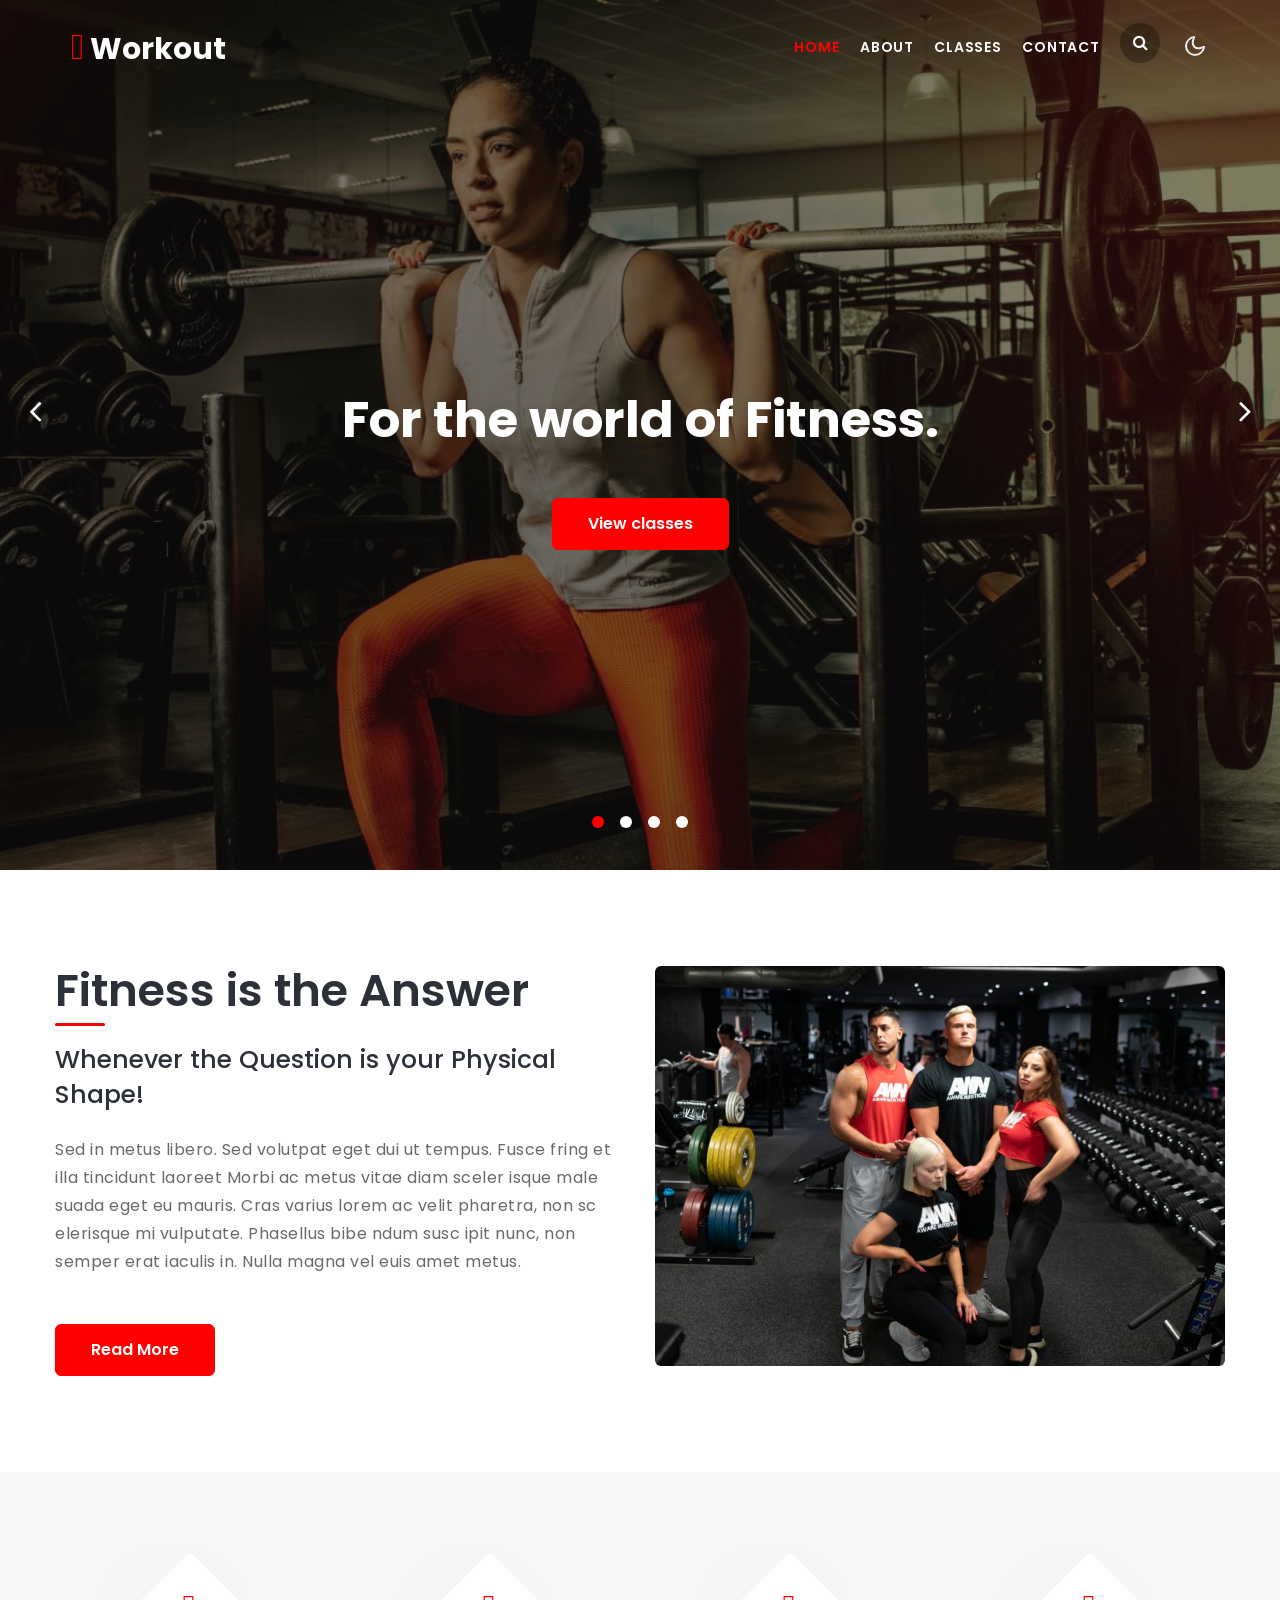
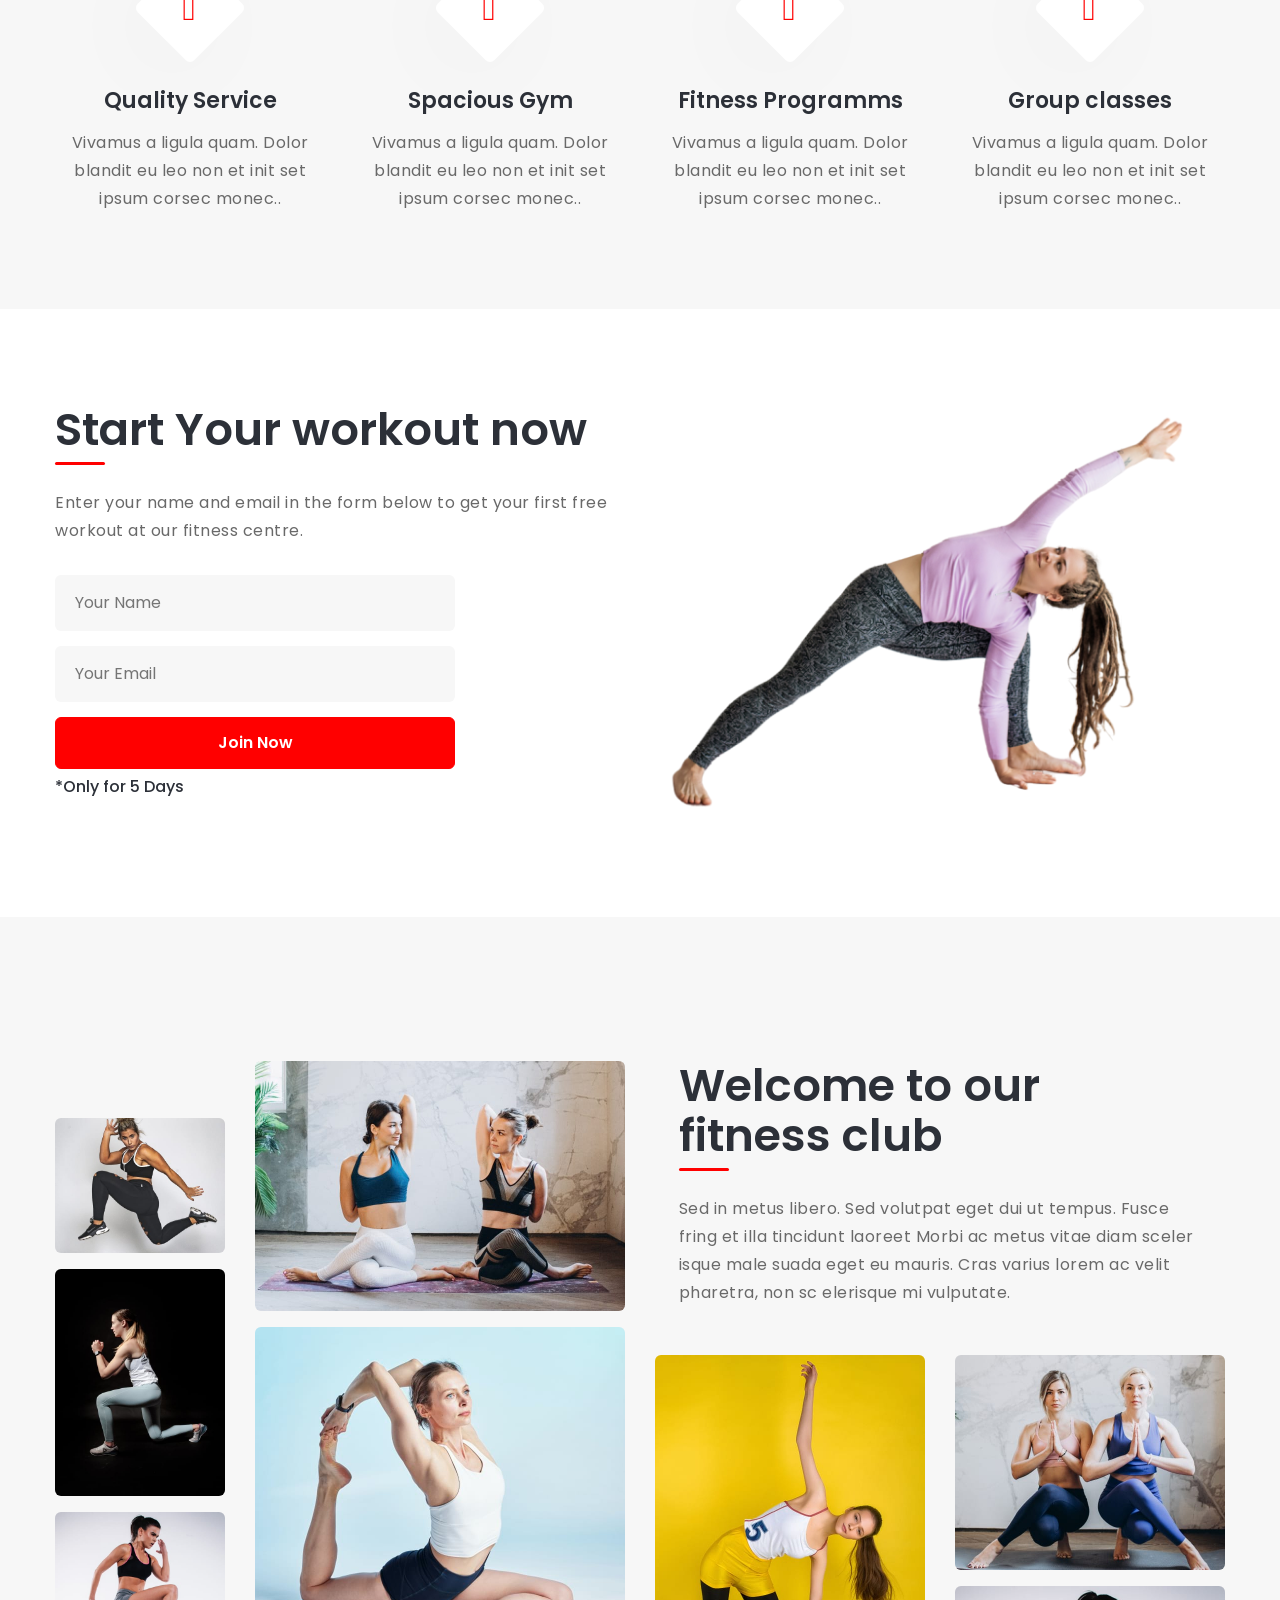
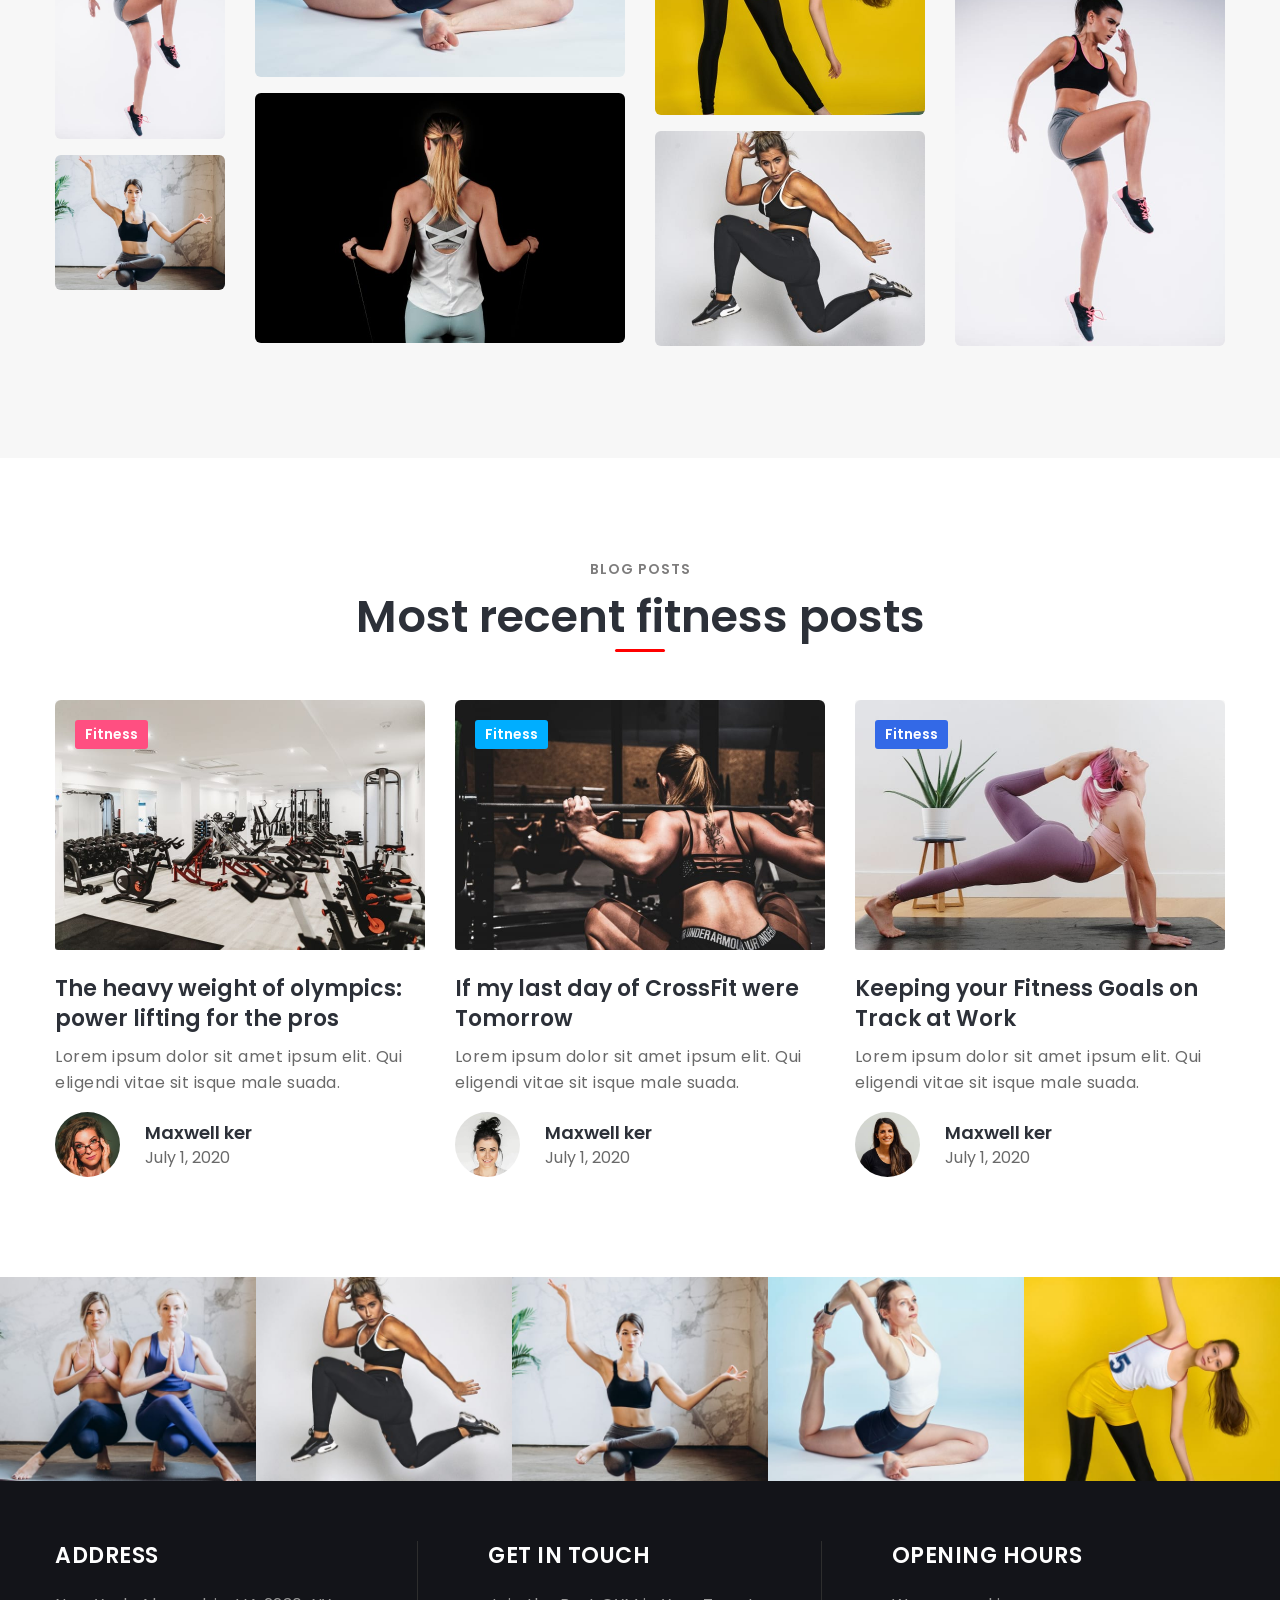
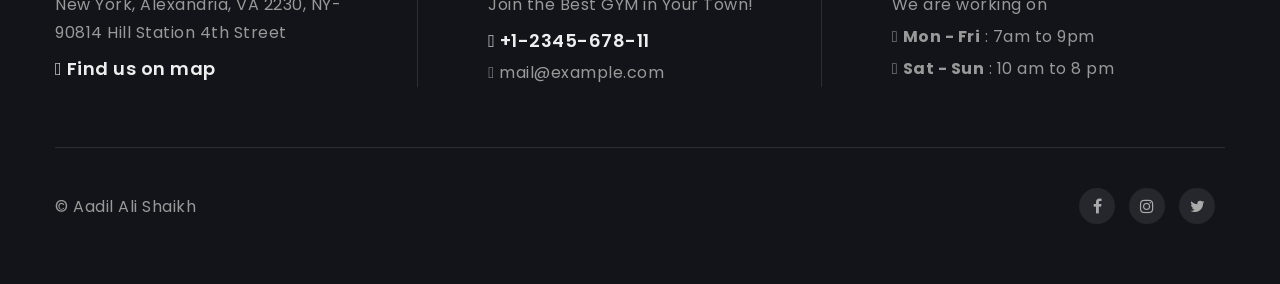
<file: index.html>
<!doctype html>
<html lang="en">
  <head>
    <!-- Required meta tags -->
    <meta charset="utf-8">
    <meta name="viewport" content="width=device-width, initial-scale=1, shrink-to-fit=no">

    <title>Workout | Home </title>

    <link href="//fonts.googleapis.com/css?family=Poppins:300,400,400i,500,600,700&display=swap" rel="stylesheet">
    
    <!-- Template CSS -->
    <link rel="stylesheet" href="assets/css/style-starter.css">
  </head>
  <body>
<!--header-->
<header id="site-header" class="fixed-top">
  <div class="container">
      <nav class="navbar navbar-expand-lg stroke">
          <h1> <a class="navbar-brand" href="index.html">
                  <span class="lnr lnr-bicycle"></span> Workout
              </a></h1>
          <!-- if logo is image enable this   
  <a class="navbar-brand" href="#index.html">
      <img src="image-path" alt="Your logo" title="Your logo" style="height:35px;" />
  </a> -->
          <button class="navbar-toggler  collapsed bg-gradient" type="button" data-toggle="collapse"
              data-target="#navbarTogglerDemo02" aria-controls="navbarTogglerDemo02" aria-expanded="false"
              aria-label="Toggle navigation">
              <span class="navbar-toggler-icon fa icon-expand fa-bars"></span>
              <span class="navbar-toggler-icon fa icon-close fa-times"></span>
          </button>

          <div class="collapse navbar-collapse" id="navbarTogglerDemo02">
              <ul class="navbar-nav ml-auto">
                  <li class="nav-item active">
                      <a class="nav-link" href="index.html">Home <span class="sr-only">(current)</span></a>
                  </li>
                  <li class="nav-item @@about__active">
                      <a class="nav-link" href="about.html">About</a>
                  </li>
                  <li class="nav-item @@classes__active">
                      <a class="nav-link" href="classes.html">Classes</a>
                  </li>
                  <li class="nav-item @@contact__active">
                      <a class="nav-link" href="contact.html">Contact</a>
                  </li>
                  <!--/search-right-->
                  <div class="search-right">
                      <a href="#search" title="search"><span class="fa fa-search" aria-hidden="true"></span></a>
                      <!-- search popup -->
                      <div id="search" class="pop-overlay">
                          <div class="popup">
  
                              <form action="#" method="GET" class="search-box">
                                  <input type="search" placeholder="Enter Keyword" name="search" required="required"
                                      autofocus="">
                                  <button type="submit" class="btn"><span class="fa fa-search" aria-hidden="true"></span></button>
                              </form>
  
                          </div>
                          <a class="close" href="#close">×</a>
                      </div>
                      <!-- /search popup -->
                  </div>
                  <!--//search-right-->
              </ul>
          </div>
          <!-- toggle switch for light and dark theme -->
          <div class="mobile-position">
              <nav class="navigation">
                  <div class="theme-switch-wrapper">
                      <label class="theme-switch" for="checkbox">
                          <input type="checkbox" id="checkbox">
                          <div class="mode-container">
                              <i class="gg-sun"></i>
                              <i class="gg-moon"></i>
                          </div>
                      </label>
                  </div>
              </nav>
          </div>
          <!-- //toggle switch for light and dark theme -->
      </nav>
  </div>
</header>
<!--/header-->
<!-- main-slider -->
	<section class="w3l-main-slider position-relative" id="home">
		<div class="companies20-content">
			<div class="owl-one owl-carousel owl-theme">
				<div class="item">
					<li>
						<div class="slider-info banner-view bg bg2">
							<div class="banner-info">
								<div class="container">
									<div class="banner-info-bg">
										<h5>For the world of Fitness.</h5>
										<a class="btn btn-style btn-primary mt-md-5 mt-4" href="classes.html">View classes</a>
									</div>
								</div>
							</div>
						</div>
					</li>
				</div>
				<div class="item">
					<li>
						<div class="slider-info  banner-view banner-top1 bg bg2">
							<div class="banner-info">
								<div class="container">
									<div class="banner-info-bg">
										<h5>For those who Work out the Hardest!</h5>
                                            <a class="btn btn-style btn-primary mt-md-5 mt-4" href="services.html">View classes</a>
									</div>
								</div>
							</div>
						</div>
					</li>
				</div>
				<div class="item">
					<li>
						<div class="slider-info banner-view banner-top2 bg bg2">
							<div class="banner-info">
								<div class="container">
									<div class="banner-info-bg">
										<h5>15% Off for All New Attendees!</h5>
										<a class="btn btn-style btn-primary mt-md-5 mt-4" href="services.html">View classes</a>
									</div>
								</div>
							</div>
						</div>
					</li>
				</div>
				<div class="item">
					<li>
						<div class="slider-info banner-view banner-top3 bg bg2">
							<div class="banner-info">
								<div class="container">
									<div class="banner-info-bg">
										<h5>Best fitness centre for Men & Women.</h5>
										<a class="btn btn-style btn-primary mt-md-5 mt-4" href="services.html">View classes</a>
									</div>
								</div>
							</div>
						</div>
					</li>
				</div>
			</div>
		</div>
	</section>
	<!-- //banner-slider-->
<section class="w3l-homeblock1 py-5">
    <div class="container py-lg-5 py-md-4">
        <div class="row">
            <div class="col-lg-6 mb-lg-0 mb-md-5 mb-5">
                <h3 class="title-big">Fitness is the Answer </h3>
                <h5 class="mt-3">Whenever the Question is your Physical Shape!</h5>
                <p class="mt-4 mb-0"> Sed in metus libero. Sed volutpat eget dui ut tempus. Fusce fring et illa tincidunt
                    laoreet
                    Morbi ac metus vitae diam sceler isque male suada eget eu mauris. Cras varius lorem ac velit pharetra,
                    non sc elerisque mi vulputate. Phasellus bibe ndum susc ipit nunc, non semper erat iaculis in. Nulla
                    magna vel euis amet metus.</p>
                <a href="#read" class="btn-style btn-primary btn mt-lg-5 mt-4">Read More</a>
            </div>
            <div class="col-lg-6">
                <img src="assets/images/class.jpg" alt="" class="img-fluid radius-image"/>
            </div>
        </div>
    </div>
</section>
<!-- /bottom-grids-->
	<section class="w3l-bottom-grids-6 py-5" id="why">
		<div class="container py-lg-5 py-md-4">
			<div class="grids-area-hny main-cont-wthree-fea row">
				<div class="col-lg-3 col-sm-6 grids-feature">
					<div class="area-box">
                        <div class="icon">
                            <span class="lnr lnr-cog"></span>
                        </div>
						<h4><a href="#feature" class="title-head">Quality Service</a></h4>
						<p>Vivamus a ligula quam. Dolor blandit eu leo non et init set ipsum corsec monec..</p>
					</div>
				</div>
				<div class="col-lg-3 col-sm-6 grids-feature mt-sm-0 mt-5">
					<div class="area-box">
                        <div class="icon">
                            <span class="lnr lnr-license"></span>
                        </div>
						<h4><a href="#feature" class="title-head">Spacious Gym</a></h4>
						<p>Vivamus a ligula quam. Dolor blandit eu leo non et init set ipsum corsec monec..</p>
					</div>
				</div>
				<div class="col-lg-3 col-sm-6 grids-feature mt-lg-0 mt-5">
					<div class="area-box">
                        <div class="icon">
                            <span class="lnr lnr-file-empty"></span>
                        </div>
						<h4><a href="#feature" class="title-head">Fitness Programms</a></h4>
						<p>Vivamus a ligula quam. Dolor blandit eu leo non et init set ipsum corsec monec..</p>
					</div>
				</div>
				<div class="col-lg-3 col-sm-6 grids-feature mt-lg-0 mt-5">
					<div class="area-box">
                        <div class="icon">
                            <span class="lnr lnr-users"></span>
                        </div>
						<h4><a href="#feature" class="title-head">Group classes</a></h4>
						<p>Vivamus a ligula quam. Dolor blandit eu leo non et init set ipsum corsec monec..</p>
					</div>
				</div>
			</div>
		</div>
	</section>
	<!-- //bottom-grids-->
<section class="w3l-homeblock3 py-5">
    <div class="container py-lg-5">
        <div class="row">
            <div class="col-lg-6 mb-lg-0 mb-md-5 mb-4">
                <div class="border-style">
                    <h3 class="title-big mb-4">Start Your workout now</h3>
                    <p>Enter your name and email in the form below to get your first free workout at our fitness centre.
                    </p>
                </div>
                <div class="form-style-w3ls">
                    <input placeholder="Your Name" name="name" type="text" required="">
                    <input placeholder="Your Email" name="email" type="email" required="">
                    <button class="btn btn-style btn-primary w-100"> Join Now</button>
                </div>
                <h6 class="mt-2"> *Only for 5 Days </h6>
            </div>
            <div class="col-lg-6">
                <img src="assets/images/image.png" alt="" class="img-fluid radius-image" />
            </div>
        </div>
    </div>
</section>
<section class="w3l-portfolio-8 py-5" id="gallery">
    <div class="portfolio-main py-lg-5 py-md-4">
        <div class="container">
            <div class="row galler-top mt-lg-5 mt-4">
                <div class="col-md-2 col-5 protfolio-item hover14 align-self">
                    <a href="assets/images/g4.jpg" data-lightbox="example-set" data-title="lorem ipsum dolor sit amet">
                        <figure>
                            <img src="assets/images/g4.jpg" alt="product" class="img-fluid radius-image">
                        </figure>
                    </a>
                    <a href="assets/images/g5.jpg" data-lightbox="example-set" data-title="lorem ipsum dolor sit amet">
                        <figure>
                            <img src="assets/images/g5.jpg" alt="product" class="img-fluid radius-image">
                        </figure>
                    </a>
                    <a href="assets/images/g7.jpg" data-lightbox="example-set" data-title="lorem ipsum dolor sit amet">
                        <figure>
                            <img src="assets/images/g7.jpg" alt="product" class="img-fluid radius-image">
                        </figure>
                    </a>
                    <a href="assets/images/g9.jpg" data-lightbox="example-set" data-title="lorem ipsum dolor sit amet">
                        <figure>
                            <img src="assets/images/g9.jpg" alt="product" class="img-fluid radius-image">
                        </figure>
                    </a>
                </div>
                <div class="col-md-4 col-7 protfolio-item hover14">
                    <a href="assets/images/g8.jpg" data-lightbox="example-set" class="mb-4"
                        data-title="lorem ipsum dolor sit amet">
                        <figure>
                            <img src="assets/images/g8.jpg" alt="product" class="img-fluid radius-image">
                        </figure>
                    </a>
                    <a href="assets/images/g6.jpg" data-lightbox="example-set" data-title="lorem ipsum dolor sit amet">
                        <figure>
                            <img src="assets/images/g6.jpg" alt="product" class="img-fluid radius-image">
                        </figure>
                    </a>
                    <a href="assets/images/g3.jpg" data-lightbox="example-set" data-title="lorem ipsum dolor sit amet">
                        <figure>
                            <img src="assets/images/g3.jpg" alt="product" class="img-fluid radius-image">
                        </figure>
                    </a>
                </div>
                <div class="col-md-6 protfolio-item hover14 mt-md-0 mt-4">
                    <div class="px-md-4">
                        <h3 class="title-big mb-4">Welcome to our fitness club</h3>
                        <p class="mb-md-5 mb-4"> Sed in metus libero. Sed volutpat eget dui ut tempus. Fusce fring et
                            illa tincidunt
                            laoreet
                            Morbi ac metus vitae diam sceler isque male suada eget eu mauris. Cras varius lorem ac velit
                            pharetra,
                            non sc elerisque mi vulputate.
                        </p>
                    </div>
                    <div class="row gallery-bottom">
                        <div class="col-6">
                            <a href="assets/images/g1.jpg" data-lightbox="example-set" class="mb-4"
                                data-title="lorem ipsum dolor sit amet">
                                <figure>
                                    <img src="assets/images/g1.jpg" alt="product" class="img-fluid radius-image">
                                </figure>
                            </a>
                            <a href="assets/images/g4.jpg" data-lightbox="example-set"
                                data-title="lorem ipsum dolor sit amet">
                                <figure>
                                    <img src="assets/images/g4.jpg" alt="product" class="img-fluid radius-image">
                                </figure>
                            </a>
                        </div>
                        <div class="col-6">
                            <a href="assets/images/g2.jpg" data-lightbox="example-set"
                                data-title="lorem ipsum dolor sit amet">
                                <figure>
                                    <img src="assets/images/g2.jpg" alt="product" class="img-fluid radius-image">
                                </figure>
                            </a>
                            <a href="assets/images/g7.jpg" data-lightbox="example-set"
                                data-title="lorem ipsum dolor sit amet">
                                <figure>
                                    <img src="assets/images/g7.jpg" alt="product" class="img-fluid radius-image">
                                </figure>
                            </a>
                        </div>
                    </div>
                </div>
            </div>
        </div>
    </div>
</section>
<section class="w3l-blog-block py-5">
    <div class="container py-lg-5 py-md-4">
        <div class="heading text-center mx-auto">
            <h5 class="title-small text-center mb-2">Blog posts</h5>
            <h3 class="title-big title-big-center mb-md-5 mb-4">Most recent fitness posts</h3>
        </div>
        <div class="row">
            <div class="col-lg-4 col-md-6 item">
                <div class="card">
                    <div class="card-header p-0 position-relative">
                        <a href="#blog-single">
                            <img class="card-img-bottom d-block" src="assets/images/blog1.jpg" alt="Card image cap">
                        </a>
                        <ul class="location-top">
                            <li class="new">Fitness</li>
                        </ul>
                    </div>
                    <div class="card-body blog-details">
                        <a href="#blog-single" class="blog-desc">The heavy weight of olympics: power lifting for the pros</a>
                        <p>Lorem ipsum dolor sit amet ipsum elit. Qui eligendi
                            vitae sit isque male suada.</p>
                        <div class="author align-items-center mt-3 mb-1">
                            <div class="img-circle">
                                <img src="assets/images/a1.jpg" class="mr-3 img-fluid" alt="...">
                              </div>
                            <div class="author-info">
                                <a href="#author">Maxwell ker</a> <br> <span class="meta-value">July 1, 2020 </span>
                            </div>
                        </div>
                    </div>
                </div>
            </div>
            <div class="col-lg-4 col-md-6 item mt-md-0 mt-5">
                <div class="card">
                    <div class="card-header p-0 position-relative">
                        <a href="#blog-single">
                            <img class="card-img-bottom d-block" src="assets/images/blog2.jpg" alt="Card image cap">
                        </a>
                        <ul class="location-top">
                            <li class="tip">Fitness</li>
                        </ul>
                    </div>
                    <div class="card-body blog-details">
                        <a href="#blog-single" class="blog-desc">If my last day of CrossFit were Tomorrow
                        </a>
                        <p>Lorem ipsum dolor sit amet ipsum elit. Qui eligendi
                            vitae sit isque male suada.</p>
                            <div class="author align-items-center mt-3 mb-1">
                                <div class="img-circle">
                                    <img src="assets/images/a2.jpg" class="mr-3 img-fluid" alt="...">
                                  </div>
                                <div class="author-info">
                                    <a href="#author">Maxwell ker</a> <br> <span class="meta-value">July 1, 2020 </span>
                                </div>
                            </div>
                    </div>
                </div>
            </div>
            <div class="col-lg-4 col-md-6 item mt-lg-0 mt-5">
                <div class="card">
                    <div class="card-header p-0 position-relative">
                        <a href="#blog-single">
                            <img class="card-img-bottom d-block" src="assets/images/blog4.jpg" alt="Card image cap">
                        </a>
                        <ul class="location-top">
                            <li class="design">Fitness</li>
                        </ul>
                    </div>
                    <div class="card-body blog-details">
                        <a href="#blog-single" class="blog-desc">Keeping your Fitness Goals on Track at Work
                        </a>
                        <p>Lorem ipsum dolor sit amet ipsum elit. Qui eligendi
                            vitae sit isque male suada.</p>
                            <div class="author align-items-center mt-3 mb-1">
                                <div class="img-circle">
                                    <img src="assets/images/a3.jpg" class="mr-3 img-fluid" alt="...">
                                  </div>
                                <div class="author-info">
                                    <a href="#author">Maxwell ker</a> <br> <span class="meta-value">July 1, 2020 </span>
                                </div>
                            </div>
                    </div>
                </div>
            </div>
        </div>
    </div>
</section>
<section class="w3l-grid-slider" id="instaposts">
    <div class="grid-slider">
        <div class="">
            <!--  Demos -->
            <div id="demos">
                <div class="owl-carousel owl-carousel-posts owl-theme grid-col-4">
                    <div class="item">
                        <a href="#instagram">
                            <div class="gallery-grid">
                                <div class="content">
                                    <div class="content-overlay"></div>
                                    <img src="assets/images/g2.jpg" class="image-two img-responsive">
                                    <div class="content-details fadeIn-bottom">
                                        <span class="fa fa-instagram"></span>
                                    </div>
                                </div>
                            </div>

                        </a>
                    </div>
                    <div class="item">
                        <a href="#instagram">
                            <div class="gallery-grid">
                                <div class="content">
                                    <div class="content-overlay"></div>
                                    <img src="assets/images/g4.jpg" class="image-two img-responsive">
                                    <div class="content-details fadeIn-bottom">
                                        <span class="fa fa-instagram"></span>
                                    </div>
                                </div>
                            </div>

                        </a>
                    </div>
                    <div class="item">
                        <a href="#instagram">
                            <div class="gallery-grid">
                                <div class="content">
                                    <div class="content-overlay"></div>
                                    <img src="assets/images/g9.jpg" class="image-two img-responsive">
                                    <div class="content-details fadeIn-bottom">
                                        <span class="fa fa-instagram"></span>
                                    </div>
                                </div>
                            </div>

                        </a>
                    </div>
                    <div class="item">
                        <a href="#instagram">
                            <div class="gallery-grid">
                                <div class="content">
                                    <div class="content-overlay"></div>
                                    <img src="assets/images/g10.jpg" class="image-two img-responsive">
                                    <div class="content-details fadeIn-bottom">
                                        <span class="fa fa-instagram"></span>
                                    </div>
                                </div>
                            </div>

                        </a>
                    </div>
                    <div class="item">
                        <a href="#instagram">
                            <div class="gallery-grid">
                                <div class="content">
                                    <div class="content-overlay"></div>
                                    <img src="assets/images/g11.jpg" class="image-two img-responsive">
                                    <div class="content-details fadeIn-bottom">
                                        <span class="fa fa-instagram"></span>
                                    </div>
                                </div>
                            </div>

                        </a>
                    </div>
                    <div class="item">
                        <a href="#instagram">
                            <div class="gallery-grid">
                                <div class="content">
                                    <div class="content-overlay"></div>
                                    <img src="assets/images/g2.jpg" class="image-two img-responsive">
                                    <div class="content-details fadeIn-bottom">
                                        <span class="fa fa-instagram"></span>
                                    </div>
                                </div>
                            </div>

                        </a>
                    </div>
                    <div class="item">
                        <a href="#instagram">
                            <div class="gallery-grid">
                                <div class="content">
                                    <div class="content-overlay"></div>
                                    <img src="assets/images/g4.jpg" class="image-two img-responsive">
                                    <div class="content-details fadeIn-bottom">
                                        <span class="fa fa-instagram"></span>
                                    </div>
                                </div>
                            </div>

                        </a>
                    </div>
                    <div class="item">
                        <a href="#instagram">
                            <div class="gallery-grid">
                                <div class="content">
                                    <div class="content-overlay"></div>
                                    <img src="assets/images/g9.jpg" class="image-two img-responsive">
                                    <div class="content-details fadeIn-bottom">
                                        <span class="fa fa-instagram"></span>
                                    </div>
                                </div>
                            </div>

                        </a>
                    </div>
                    <div class="item">
                        <a href="#instagram">
                            <div class="gallery-grid">
                                <div class="content">
                                    <div class="content-overlay"></div>
                                    <img src="assets/images/g10.jpg" class="image-two img-responsive">
                                    <div class="content-details fadeIn-bottom">
                                        <span class="fa fa-instagram"></span>
                                    </div>
                                </div>
                            </div>

                        </a>
                    </div>
                </div>
            </div>
        </div>
    </div>
    <!-- /slider -->

</section>
 <!-- footers 20 -->
 <section class="w3l-footers-20">
   <div class="footers20">
     <div class="container">
       <div class="footers20-content">
         <div class="d-grid grid-col-4 grids-content">
           <div class="column">
             <h4>Address</h4>
             <p class="contact-para3">New York, Alexandria, VA 2230, NY-90814 Hill Station 4th Street</p>
             <a href="contact.html">
               <p class="contact-map mt-2"><span class="lnr lnr-map-marker"></span> Find us on map</p>
             </a>
           </div>
           <div class="column">
             <h4>Get in touch</h4>
             <p>Join the Best GYM in Your Town!</p>
             <a href="tel:+1-2345-678-11">
               <p class="contact-phone mt-2"><span class="lnr lnr-phone-handset"></span> +1-2345-678-11
               </p>
             </a>
             <a href="mailto:mail@example.com">
               <p class="contact-mail mt-1"><span class="lnr lnr-envelope"></span> mail@example.com</p>
             </a>
           </div>
           <div class="column">
             <h4>Opening hours</h4>
             <p>We are working on</p>
             <p class="mt-1"><span class="lnr lnr-clock"></span> <strong>Mon - Fri</strong> : 7am to 9pm</p>
             <p class="mt-1"><span class="lnr lnr-clock"></span> <strong>Sat - Sun</strong> : 10 am to 8 pm
             </p>
           </div>
         </div>
         <div class="d-grid grid-col-3 grids-content1 bottom-border">
           <div class="columns copyright-grid align-self">
             <p class="copy-footer-29">© Aadil Ali Shaikh
           </div>
           <div class="columns text-lg-right social-grid">
             <ul class="social">
               <li><a href="#url"><span class="fa fa-facebook" aria-hidden="true"></span></a></li>
               <li><a href="#url"><span class="fa fa-instagram" aria-hidden="true"></span></a></li>
               <li><a href="#url"><span class="fa fa-twitter" aria-hidden="true"></span></a></li>
             </ul>
           </div>
         </div>
       </div>
     </div>
   </div>
   <!-- move top -->
   <button onclick="topFunction()" id="movetop" title="Go to top">
     &#10548;
   </button>
   <script>
     // When the user scrolls down 20px from the top of the document, show the button
     window.onscroll = function () {
       scrollFunction()
     };

     function scrollFunction() {
       if (document.body.scrollTop > 20 || document.documentElement.scrollTop > 20) {
         document.getElementById("movetop").style.display = "block";
       } else {
         document.getElementById("movetop").style.display = "none";
       }
     }

     // When the user clicks on the button, scroll to the top of the document
     function topFunction() {
       document.body.scrollTop = 0;
       document.documentElement.scrollTop = 0;
     }
   </script>
   <!-- /move top -->
 </section>


 <script src="assets/js/jquery-3.3.1.min.js"></script>

 <script src="assets/js/theme-change.js"></script><!-- theme switch js (light and dark)-->

 <!-- libhtbox -->
 <script src="assets/js/lightbox-plus-jquery.min.js"></script>

 <script src="assets/js/owl.carousel.js"></script>
 <!-- script for banner slider-->
 <script>
   $(document).ready(function () {
     $('.owl-one').owlCarousel({
       loop: true,
       margin: 0,
       nav: false,
       responsiveClass: true,
       autoplay: false,
       autoplayTimeout: 5000,
       autoplaySpeed: 1000,
       autoplayHoverPause: false,
       responsive: {
         0: {
           items: 1,
           nav: false
         },
         480: {
           items: 1,
           nav: false
         },
         667: {
           items: 1,
           nav: true
         },
         1000: {
           items: 1,
           nav: true
         }
       }
     })
   })
 </script>
 <!-- //script -->

 <!-- script for tesimonials carousel slider -->
 <script>
   $(document).ready(function () {
     $(".owl-two").owlCarousel({
       loop: true,
       margin: 20,
       nav: false,
       responsiveClass: true,
       responsive: {
         0: {
           items: 1,
           nav: false
         },
         768: {
           items: 2,
           nav: false
         },
         1000: {
           items: 3,
           nav: false,
           loop: false
         }
       }
     })
   })
 </script>
 <!-- //script for tesimonials carousel slider -->

 <script>
   $(document).ready(function () {
     $('.owl-carousel-posts').owlCarousel({
       loop: true,
       margin: 0,
       responsiveClass: true,
       autoplay: true,
       autoplayTimeout: 2000,
       autoplaySpeed: 1000,
       autoplayHoverPause: true,
       responsive: {
         0: {
           items: 2,
           nav: false
         },
         480: {
           items: 3,
           nav: true,
           margin: 0
         },
         736: {
           items: 4,
           nav: true,
           margin: 0
         },
         1000: {
           items: 5,
           nav: true,
           margin: 0
         }
       }
     })
   })
 </script>
 <!-- /slider -->

 <!-- script for teams1-->
 <script>
   $(document).ready(function () {
     $('.owl-carousel').owlCarousel({
       loop: true,
       margin: 0,
       responsiveClass: true,
       responsive: {
         0: {
           items: 1,
           nav: true
         },
         400: {
           items: 2,
           nav: true,
           margin: 20
         },
         1000: {
           items: 4,
           nav: true,
           loop: true,
           margin: 25
         }
       }
     })
   })
 </script>
 <!-- //script for teams1-->


 <!-- stats number counter-->
 <script src="assets/js/jquery.waypoints.min.js"></script>
 <script src="assets/js/jquery.countup.js"></script>
 <script>
   $('.counter').countUp();
 </script>
 <!-- //stats number counter -->

 <!-- disable body scroll which navbar is in active -->
 <script>
   $(function () {
     $('.navbar-toggler').click(function () {
       $('body').toggleClass('noscroll');
     })
   });
 </script>
 <!-- disable body scroll which navbar is in active -->

 <!--/MENU-JS-->
 <script>
   $(window).on("scroll", function () {
     var scroll = $(window).scrollTop();

     if (scroll >= 80) {
       $("#site-header").addClass("nav-fixed");
     } else {
       $("#site-header").removeClass("nav-fixed");
     }
   });

   //Main navigation Active Class Add Remove
   $(".navbar-toggler").on("click", function () {
     $("header").toggleClass("active");
   });
   $(document).on("ready", function () {
     if ($(window).width() > 991) {
       $("header").removeClass("active");
     }
     $(window).on("resize", function () {
       if ($(window).width() > 991) {
         $("header").removeClass("active");
       }
     });
   });
 </script>
 <!--//MENU-JS-->

 <script src="assets/js/bootstrap.min.js"></script>

 </body>

 </html>
</file>
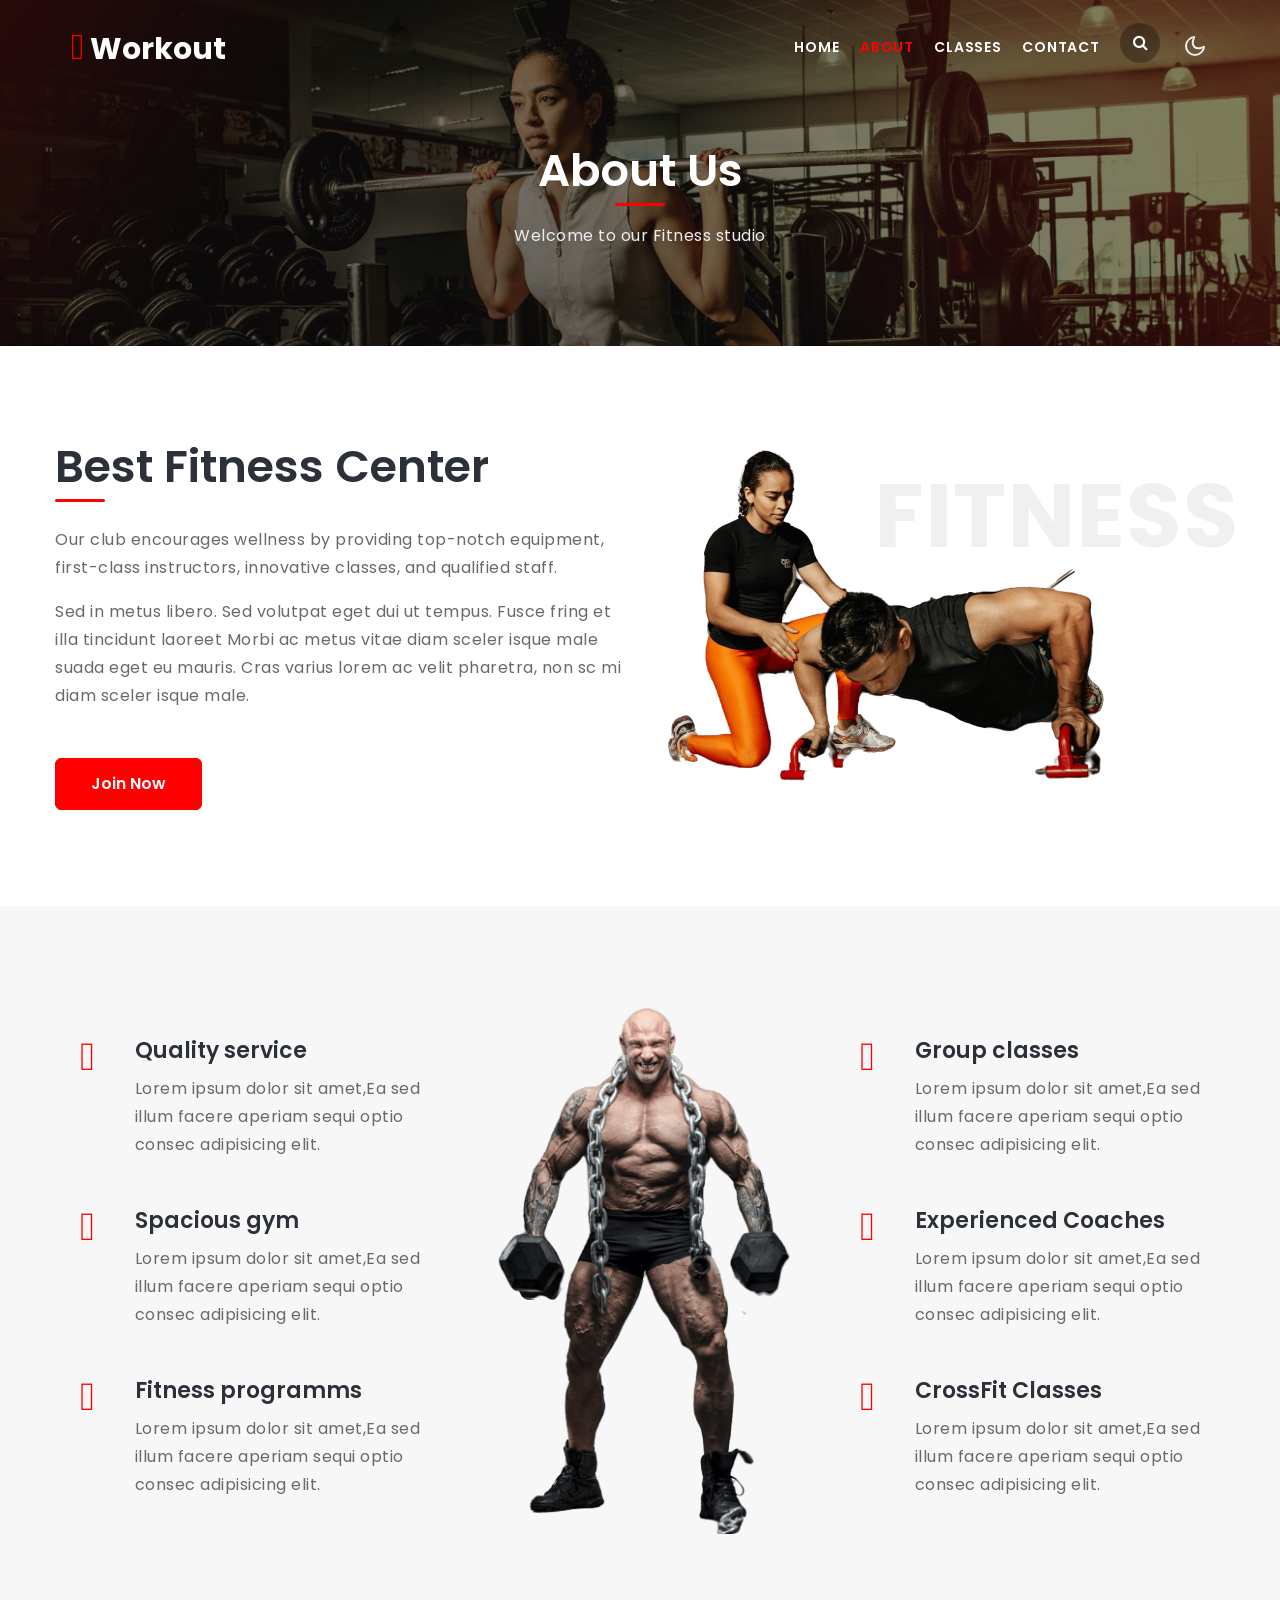
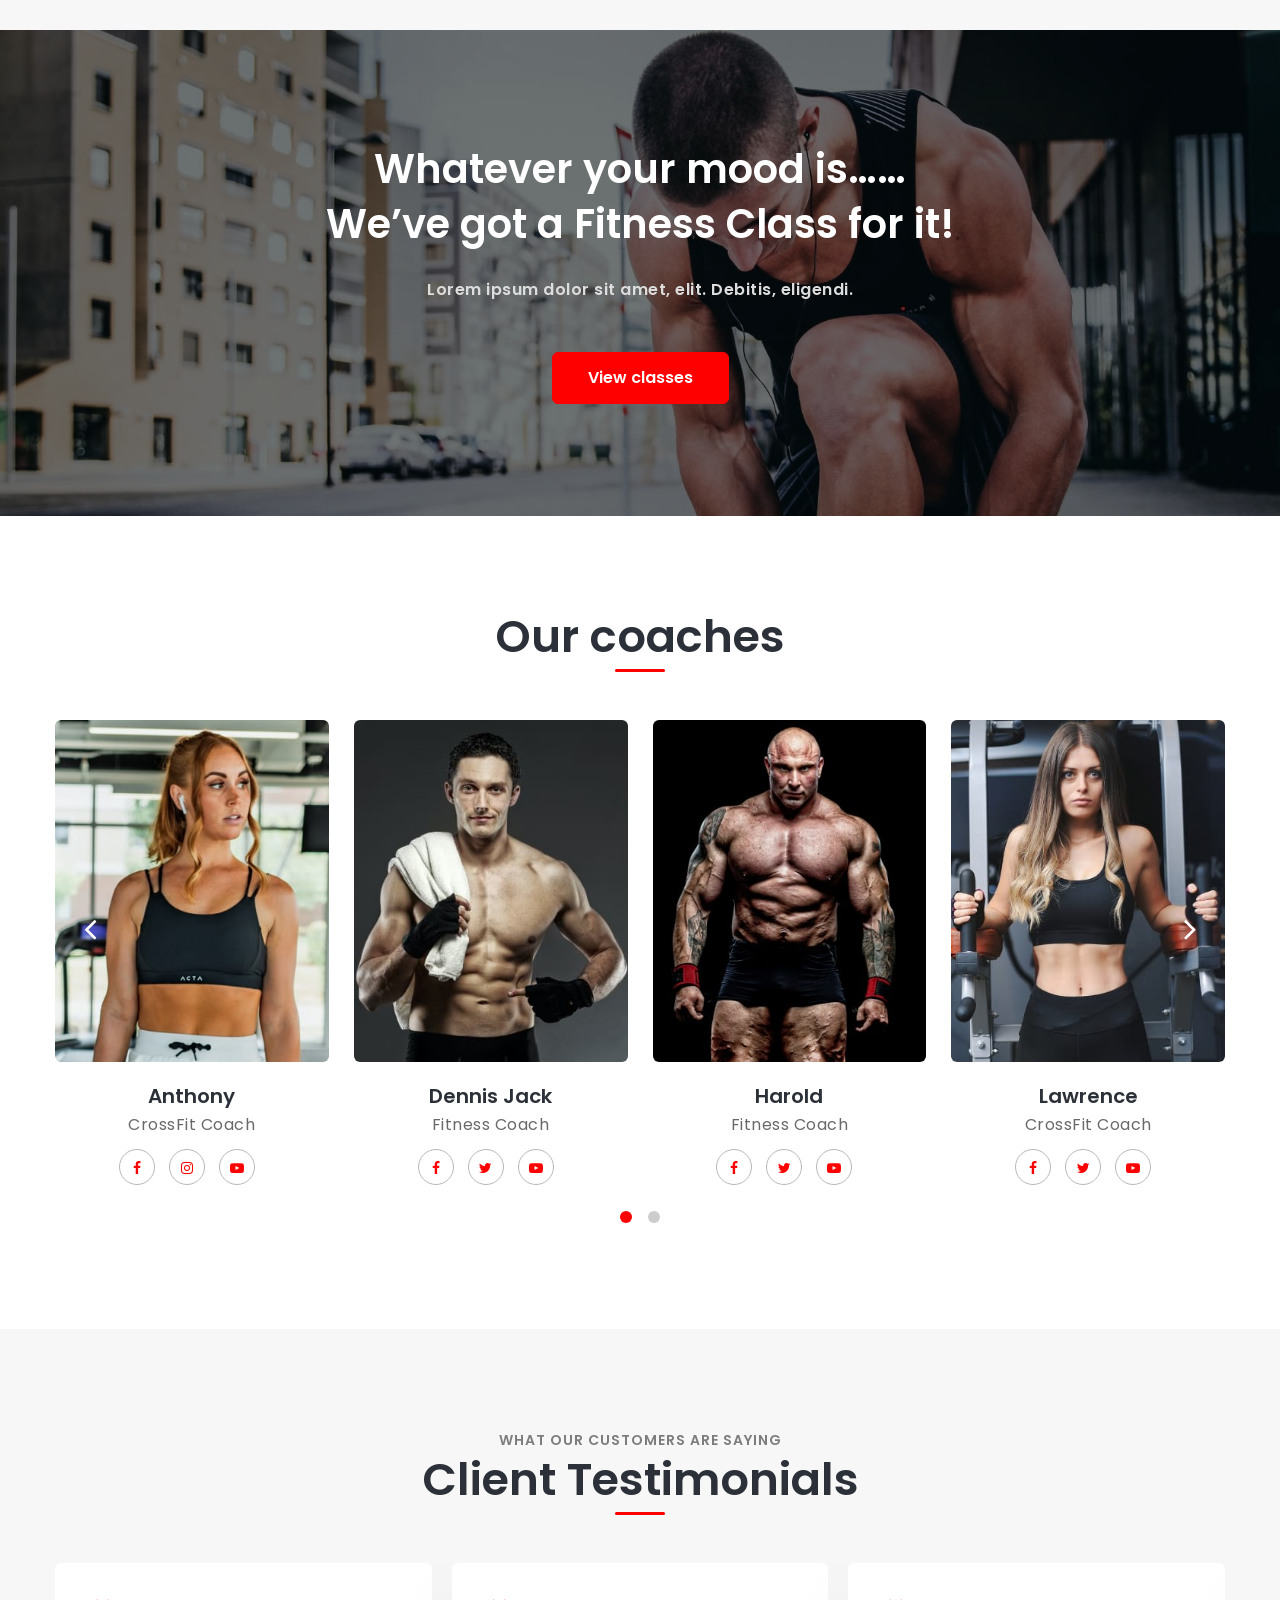
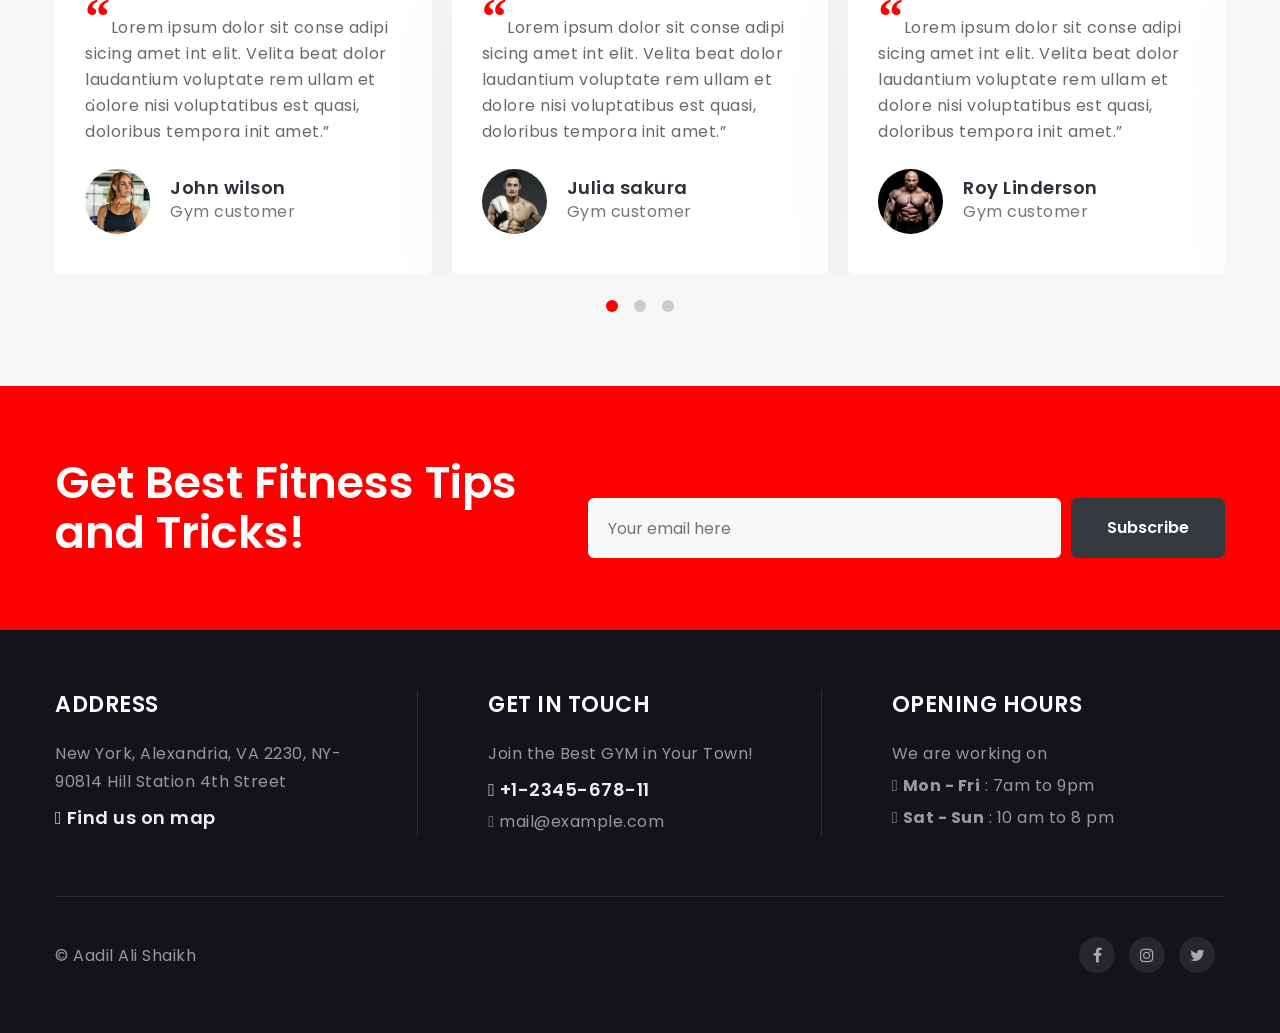
<file: about.html>
<!doctype html>
<html lang="en">
  <head>
    <!-- Required meta tags -->
    <meta charset="utf-8">
    <meta name="viewport" content="width=device-width, initial-scale=1, shrink-to-fit=no">

    <title>Workout | About </title>

    <link href="//fonts.googleapis.com/css?family=Poppins:300,400,400i,500,600,700&display=swap" rel="stylesheet">
    
    <!-- Template CSS -->
    <link rel="stylesheet" href="assets/css/style-starter.css">
  </head>
  <body>
<!--header-->
<header id="site-header" class="fixed-top">
  <div class="container">
      <nav class="navbar navbar-expand-lg stroke">
          <h1> <a class="navbar-brand" href="index.html">
                  <span class="lnr lnr-bicycle"></span> Workout
              </a></h1>
          <!-- if logo is image enable this   
  <a class="navbar-brand" href="#index.html">
      <img src="image-path" alt="Your logo" title="Your logo" style="height:35px;" />
  </a> -->
          <button class="navbar-toggler  collapsed bg-gradient" type="button" data-toggle="collapse"
              data-target="#navbarTogglerDemo02" aria-controls="navbarTogglerDemo02" aria-expanded="false"
              aria-label="Toggle navigation">
              <span class="navbar-toggler-icon fa icon-expand fa-bars"></span>
              <span class="navbar-toggler-icon fa icon-close fa-times"></span>
          </button>

          <div class="collapse navbar-collapse" id="navbarTogglerDemo02">
              <ul class="navbar-nav ml-auto">
                  <li class="nav-item @@home__active">
                      <a class="nav-link" href="index.html">Home <span class="sr-only">(current)</span></a>
                  </li>
                  <li class="nav-item active">
                      <a class="nav-link" href="about.html">About</a>
                  </li>
                  <li class="nav-item @@classes__active">
                      <a class="nav-link" href="classes.html">Classes</a>
                  </li>
                  <li class="nav-item @@contact__active">
                      <a class="nav-link" href="contact.html">Contact</a>
                  </li>
                  <!--/search-right-->
                  <div class="search-right">
                      <a href="#search" title="search"><span class="fa fa-search" aria-hidden="true"></span></a>
                      <!-- search popup -->
                      <div id="search" class="pop-overlay">
                          <div class="popup">
  
                              <form action="#" method="GET" class="search-box">
                                  <input type="search" placeholder="Enter Keyword" name="search" required="required"
                                      autofocus="">
                                  <button type="submit" class="btn"><span class="fa fa-search" aria-hidden="true"></span></button>
                              </form>
  
                          </div>
                          <a class="close" href="#close">×</a>
                      </div>
                      <!-- /search popup -->
                  </div>
                  <!--//search-right-->
              </ul>
          </div>
          <!-- toggle switch for light and dark theme -->
          <div class="mobile-position">
              <nav class="navigation">
                  <div class="theme-switch-wrapper">
                      <label class="theme-switch" for="checkbox">
                          <input type="checkbox" id="checkbox">
                          <div class="mode-container">
                              <i class="gg-sun"></i>
                              <i class="gg-moon"></i>
                          </div>
                      </label>
                  </div>
              </nav>
          </div>
          <!-- //toggle switch for light and dark theme -->
      </nav>
  </div>
</header>
<!--/header-->
<section class="w3l-breadcrumb">
    <div class="breadcrumb-bg breadcrumb-bg-about py-5">
        <div class="container py-lg-5 py-md-3">
            <h3 class="title-big text-center">About Us</h3>
            <p class="mt-3">Welcome to our Fitness studio</p>
        </div>
    </div>
</section>
<section class="w3l-aboutblock1 py-5" id="about">
    <div class="container py-lg-5 py-md-4">
        <div class="row">
            <div class="col-lg-6 mb-lg-0 mb-md-5 mb-4">
                <h3 class="title-big">Best Fitness Center</h3>
                <p class="mt-4 mb-0">Our club encourages wellness by providing top-notch equipment, first-class
                    instructors, innovative
                    classes, and qualified staff.</p>
                <p class="mt-3 mb-0"> Sed in metus libero. Sed volutpat eget dui ut tempus. Fusce fring et illa
                    tincidunt laoreet Morbi ac metus vitae diam sceler isque male suada eget eu mauris. Cras varius 
                    lorem ac velit pharetra, non sc mi diam sceler isque male.</p>
                <a href="#read" class="btn-style btn-primary btn mt-lg-5 mt-4">Join Now</a>
            </div>
            <div class="col-lg-6 position-relative">
                <img src="assets/images/about.png" alt="" class="img-fluid radius-image" />
                <h2 class="pos">Fitness</h2>
            </div>
        </div>
    </div>
</section>
<!-- about block2 section -->
<section class="w3l-aboutblock2 py-5">
    <div class="aboutblock2-info py-lg-5 py-md-4">
        <!-- aboutblock2-info-->
        <div class="container">
            <div class="row aboutblock2-info-inn mx-lg-0">
                <div class="col-lg-4 aboutblock-right">
                    <div class="row aboutblock-right-grids mb-md-5 mb-4">
                        <div class="col-2 aboutblock-right-icon">
                            <div class="aboutblock-icon">
                                <span class="lnr lnr-license"></span>
                            </div>
                        </div>
                        <div class="col-10 aboutblock-right-info">
                            <h6><a href="#url">Quality service</a></h6>
                            <p>Lorem ipsum dolor sit amet,Ea sed illum facere aperiam sequi optio consec
                                adipisicing elit.</p>
                        </div>
                    </div>
                    <div class="row aboutblock-right-grids mb-md-5 mb-4">
                        <div class="col-2 aboutblock-right-icon">
                            <div class="aboutblock-icon">
                                <span class="lnr lnr-mustache"></span>
                            </div>
                        </div>
                        <div class="col-10 aboutblock-right-info">
                            <h6><a href="#url">Spacious gym</a></h6>
                            <p>Lorem ipsum dolor sit amet,Ea sed illum facere aperiam sequi optio consec
                                adipisicing elit.</p>
                        </div>
                    </div>
                    <div class="row aboutblock-right-grids">
                        <div class="col-2 aboutblock-right-icon">
                            <div class="aboutblock-icon">
                                <span class="lnr lnr-bicycle"></span>
                            </div>
                        </div>
                        <div class="col-10 aboutblock-right-info">
                            <h6><a href="#url">Fitness programms</a></h6>
                            <p>Lorem ipsum dolor sit amet,Ea sed illum facere aperiam sequi optio consec
                                adipisicing elit.</p>
                        </div>
                    </div>
                </div>
                <div class="col-lg-4 aboutblock-left">
                    <img src="assets/images/about1.png" class="img-fluid radius-image" alt="">
                </div>
                <div class="col-lg-4 aboutblock-right">
                    <div class="row aboutblock-right-grids mb-md-5 mb-4">
                        <div class="col-2 aboutblock-right-icon">
                            <div class="aboutblock-icon">
                                <span class="lnr lnr-layers"></span>
                            </div>
                        </div>
                        <div class="col-10 aboutblock-right-info">
                            <h6><a href="#url">Group classes</a></h6>
                            <p>Lorem ipsum dolor sit amet,Ea sed illum facere aperiam sequi optio consec
                                adipisicing elit.</p>
                        </div>
                    </div>
                    <div class="row aboutblock-right-grids mb-md-5 mb-4">
                        <div class="col-2 aboutblock-right-icon">
                            <div class="aboutblock-icon">
                                <span class="lnr lnr-users"></span>
                            </div>
                        </div>
                        <div class="col-10 aboutblock-right-info">
                            <h6><a href="#url">Experienced Coaches</a></h6>
                            <p>Lorem ipsum dolor sit amet,Ea sed illum facere aperiam sequi optio consec
                                adipisicing elit.</p>
                        </div>
                    </div>
                    <div class="row aboutblock-right-grids">
                        <div class="col-2 aboutblock-right-icon">
                            <div class="aboutblock-icon">
                                <span class="lnr lnr-cross-circle"></span>
                            </div>
                        </div>
                        <div class="col-10 aboutblock-right-info">
                            <h6><a href="#url">CrossFit Classes</a></h6>
                            <p>Lorem ipsum dolor sit amet,Ea sed illum facere aperiam sequi optio consec
                                adipisicing elit.</p>
                        </div>
                    </div>
                </div>

            </div>
        </div>
        <!-- //aboutblock2-info-->
    </div>
</section>
<!-- //about block2 section -->
<!-- middle -->
	<div class="middle py-5">
		<div class="container py-xl-5 py-lg-3">
			<div class="welcome-left text-center py-md-3">
                <h3 class="mb-4">Whatever your mood is…… We’ve got a Fitness Class for it!</h3>
                <p class="text-italic">Lorem ipsum dolor sit amet, elit. Debitis, eligendi.</p>
                <a href="classes.html" class="btn-style btn-primary btn mt-lg-5 mt-4">View classes</a>
			</div>
		</div>
	</div>
	<!-- //middle -->
<section class="w3l-team" id="team">
	<div class="teams1 py-5">
		<div class="container py-lg-5 py-md-4">
            <h3 class="title-big title-big-center mb-4 text-center mb-md-5 mb-4">Our coaches</h3>
			<div class="teams1-content">
					<div class="owl-carousel owl-theme text-center mb-md-5 mb-sm-5 mb-4">
						<div class="item">
							<div class="d-grid team-info">
								<div class="column position-relative">
									<a href="#url"><img src="assets/images/team1.jpg" alt="" class="img-fluid rounded team-image" /></a>
								</div>
								<div class="column">
									<h3 class="name-pos"><a href="#url">Anthony</a></h3>
									<p>CrossFit Coach</p>
									<div class="social">
										<a href="#facebook" class="facebook"><span class="fa fa-facebook" aria-hidden="true"></span></a>
										<a href="#instagram" class="instagram"><span class="fa fa-instagram" aria-hidden="true"></span></a>
										<a href="#youtube" class="youtube"><span class="fa fa-youtube-play" aria-hidden="true"></span></a>
									</div>
								</div>
							</div>
						</div>
						<div class="item">
							<div class="d-grid team-info">
								<div class="column position-relative">
									<a href="#url"><img src="assets/images/team2.jpg" alt="" class="img-fluid rounded team-image" /></a>
								</div>
								<div class="column">
									<h3 class="name-pos"><a href="#url">Dennis Jack</a></h3>
									<p>Fitness Coach</p>
									<div class="social">
										<a href="#facebook" class="facebook"><span class="fa fa-facebook" aria-hidden="true"></span></a>
										<a href="#twitter" class="twitter"><span class="fa fa-twitter" aria-hidden="true"></span></a>
										<a href="#youtube" class="youtube"><span class="fa fa-youtube-play" aria-hidden="true"></span></a>
									</div>
								</div>
							</div>
						</div>
						<div class="item">
							<div class="d-grid team-info">
								<div class="column position-relative">
									<a href="#url"><img src="assets/images/team3.jpg" alt="" class="img-fluid rounded team-image" /></a>
								</div>
								<div class="column">
									<h3 class="name-pos"><a href="#url">Harold</a></h3>
									<p>Fitness Coach</p>
									<div class="social">
										<a href="#facebook" class="facebook"><span class="fa fa-facebook" aria-hidden="true"></span></a>
										<a href="#twitter" class="twitter"><span class="fa fa-twitter" aria-hidden="true"></span></a>
										<a href="#youtube" class="youtube"><span class="fa fa-youtube-play" aria-hidden="true"></span></a>
									</div>
								</div>
							</div>
						</div>
						<div class="item">
							<div class="d-grid team-info">
								<div class="column position-relative">
									<a href="#url"><img src="assets/images/team4.jpg" alt="" class="img-fluid rounded team-image" /></a>
								</div>
								<div class="column">
									<h3 class="name-pos"><a href="#url">Lawrence</a></h3>
									<p>CrossFit Coach</p>
									<div class="social">
										<a href="#facebook" class="facebook"><span class="fa fa-facebook" aria-hidden="true"></span></a>
										<a href="#twitter" class="twitter"><span class="fa fa-twitter" aria-hidden="true"></span></a>
										<a href="#youtube" class="youtube"><span class="fa fa-youtube-play" aria-hidden="true"></span></a>
									</div>
								</div>
							</div>
						</div>
						<div class="item">
							<div class="d-grid team-info">
								<div class="column position-relative">
									<a href="#url"><img src="assets/images/team5.jpg" alt="" class="img-fluid rounded team-image" /></a>
								</div>
								<div class="column">
									<h3 class="name-pos"><a href="#url">Bradley</a></h3>
									<p>CrossFit Coach</p>
									<div class="social">
										<a href="#facebook" class="facebook"><span class="fa fa-facebook" aria-hidden="true"></span></a>
										<a href="#twitter" class="twitter"><span class="fa fa-twitter" aria-hidden="true"></span></a>
										<a href="#youtube" class="youtube"><span class="fa fa-youtube-play" aria-hidden="true"></span></a>
									</div>
								</div>
							</div>
						</div>
						<div class="item">
							<div class="d-grid team-info">
								<div class="column position-relative">
									<a href="#url"><img src="assets/images/team6.jpg" alt="" class="img-fluid rounded team-image" /></a>
								</div>
								<div class="column">
									<h3 class="name-pos"><a href="#url">Bradley</a></h3>
									<p>Fitness Coach</p>
									<div class="social">
										<a href="#facebook" class="facebook"><span class="fa fa-facebook" aria-hidden="true"></span></a>
										<a href="#twitter" class="twitter"><span class="fa fa-twitter" aria-hidden="true"></span></a>
										<a href="#youtube" class="youtube"><span class="fa fa-youtube-play" aria-hidden="true"></span></a>
									</div>
								</div>
							</div>
						</div>
					</div>
			</div>
		</div>
	</div>
</section>
<!-- testimonials -->
<section class="w3l-clients" id="clients">
	<!-- /grids -->
	<div class="cusrtomer-layout py-5">
		<div class="container py-lg-5 py-md-4">
			<div class="testimonial-row">
				<h6 class="title-small text-center">What our customers are saying</h6>
				<h3 class="title-big title-big-center mb-md-5 mb-4 text-center">Client Testimonials</h3>
			</div>
			<!-- /grids -->
			<div id="owl-demo1" class="owl-two owl-carousel owl-theme mb-md-3 mb-sm-5 mb-4">
				<div class="item">
					<div class="testimonial-content">
						<div class="testimonial">
							<blockquote>
								<q>Lorem ipsum dolor sit conse adipi sicing amet int elit. Velita beat dolor
									laudantium voluptate rem ullam et dolore nisi voluptatibus est quasi, doloribus
									tempora init amet.</q>
							</blockquote>
							<div class="testi-des">
								<div class="test-img"><img src="assets/images/team1.jpg" class="img-fluid"
										alt="client-img">
								</div>
								<div class="peopl align-self">
									<h3>John wilson</h3>
									<p class="indentity">Gym customer </p>
								</div>
							</div>
						</div>
					</div>
				</div>
				<div class="item">
					<div class="testimonial-content">
						<div class="testimonial">
							<blockquote>
								<q>Lorem ipsum dolor sit conse adipi sicing amet int elit. Velita beat dolor
									laudantium voluptate rem ullam et dolore nisi voluptatibus est quasi, doloribus
									tempora init amet.</q>
							</blockquote>
							<div class="testi-des">
								<div class="test-img"><img src="assets/images/team2.jpg" class="img-fluid"
										alt="client-img">
								</div>
								<div class="peopl align-self">
									<h3>Julia sakura</h3>
									<p class="indentity">Gym customer </p>
								</div>
							</div>
						</div>
					</div>
				</div>
				<div class="item">
					<div class="testimonial-content">
						<div class="testimonial">
							<blockquote>
								<q>Lorem ipsum dolor sit conse adipi sicing amet int elit. Velita beat dolor
									laudantium voluptate rem ullam et dolore nisi voluptatibus est quasi, doloribus
									tempora init amet.</q>
							</blockquote>
							<div class="testi-des">
								<div class="test-img"><img src="assets/images/team3.jpg" class="img-fluid"
										alt="client-img">
								</div>
								<div class="peopl align-self">
									<h3>Roy Linderson</h3>
									<p class="indentity">Gym customer</p>
								</div>
							</div>
						</div>
					</div>
				</div>
				<div class="item">
					<div class="testimonial-content">
						<div class="testimonial">
							<blockquote>
								<q>Lorem ipsum dolor sit conse adipi sicing amet int elit. Velita beat dolor
									laudantium voluptate rem ullam et dolore nisi voluptatibus est quasi, doloribus
									tempora init amet.</q>
							</blockquote>
							<div class="testi-des">
								<div class="test-img"><img src="assets/images/team4.jpg" class="img-fluid"
										alt="client-img">
								</div>
								<div class="peopl align-self">
									<h3>Mike Thyson</h3>
									<p class="indentity">Gym customer</p>
								</div>
							</div>
						</div>
					</div>
				</div>
				<div class="item">
					<div class="testimonial-content">
						<div class="testimonial">
							<blockquote>
								<q>Lorem ipsum dolor sit conse adipi sicing amet int elit. Velita beat dolor
									laudantium voluptate rem ullam et dolore nisi voluptatibus est quasi, doloribus
									tempora init amet.</q>
							</blockquote>
							<div class="testi-des">
								<div class="test-img"><img src="assets/images/team2.jpg" class="img-fluid"
										alt="client-img">
								</div>
								<div class="peopl align-self">
									<h3>Laura gill</h3>
									<p class="indentity">Gym customer</p>
								</div>
							</div>
						</div>
					</div>
				</div>
				<div class="item">
					<div class="testimonial-content">
						<div class="testimonial">
							<blockquote>
								<q>Lorem ipsum dolor sit conse adipi sicing amet int elit. Velita beat dolor
									laudantium voluptate rem ullam et dolore nisi voluptatibus est quasi, doloribus
									tempora init amet.</q>
							</blockquote>
							<div class="testi-des">
								<div class="test-img"><img src="assets/images/team3.jpg" class="img-fluid"
										alt="client-img">
								</div>
								<div class="peopl align-self">
									<h3>Smith Johnson</h3>
									<p class="indentity">Gym customer</p>
								</div>
							</div>
						</div>
					</div>
				</div>
				<div class="item">
					<div class="testimonial-content">
						<div class="testimonial">
							<blockquote>
								<q>Lorem ipsum dolor sit conse adipi sicing amet int elit. Velita beat dolor
									laudantium voluptate rem ullam et dolore nisi voluptatibus est quasi, doloribus
									tempora init amet.</q>
							</blockquote>
							<div class="testi-des">
								<div class="test-img"><img src="assets/images/team2.jpg" class="img-fluid"
										alt="client-img">
								</div>
								<div class="peopl align-self">
									<h3>Julia sakura</h3>
									<p class="indentity">Gym customer </p>
								</div>
							</div>
						</div>
					</div>
				</div>
				<div class="item">
					<div class="testimonial-content">
						<div class="testimonial">
							<blockquote>
								<q>Lorem ipsum dolor sit conse adipi sicing amet int elit. Velita beat dolor
									laudantium voluptate rem ullam et dolore nisi voluptatibus est quasi, doloribus
									tempora init amet.</q>
							</blockquote>
							<div class="testi-des">
								<div class="test-img"><img src="assets/images/team3.jpg" class="img-fluid"
										alt="client-img">
								</div>
								<div class="peopl align-self">
									<h3>Roy Linderson</h3>
									<p class="indentity">Gym customer</p>
								</div>
							</div>
						</div>
					</div>
				</div>
			</div>
		</div>
	</div>
	<!-- /grids -->
</section>
<!-- //testimonials -->
<section class="w3l-newsletter py-5" id="subscribe">
	<!-- /form-25-section -->
	<div class="form-25-mian section-gap py-lg-4 py-md-3">
		<div class="container">
			<div class="row subscription-grids">
				<div class="col-lg-5 subscription-left forms-25-info">
					<div class="header-title">
						<h3 class="title-big p-0">Get Best Fitness Tips and Tricks!</h3>
					</div>
				</div>
				<div class="col-lg-7 subscription-right pl-lg-5 mt-lg-0 mt-4">
					<form action="#" method="post" class="signin-form">
						<div class="forms-gds">
							<div class="form-input">
								<input type="email" name="" placeholder="Your email here" required />
							</div>
							<div class="form-input">
								<button class="btn btn-style btn-dark">Subscribe</button></div>
						</div>
					</form>
				</div>
			</div>
		</div>
	</div>
</section>
<!-- //form-25-section -->

 <!-- footers 20 -->
 <section class="w3l-footers-20">
   <div class="footers20">
     <div class="container">
       <div class="footers20-content">
         <div class="d-grid grid-col-4 grids-content">
           <div class="column">
             <h4>Address</h4>
             <p class="contact-para3">New York, Alexandria, VA 2230, NY-90814 Hill Station 4th Street</p>
             <a href="contact.html">
               <p class="contact-map mt-2"><span class="lnr lnr-map-marker"></span> Find us on map</p>
             </a>
           </div>
           <div class="column">
             <h4>Get in touch</h4>
             <p>Join the Best GYM in Your Town!</p>
             <a href="tel:+1-2345-678-11">
               <p class="contact-phone mt-2"><span class="lnr lnr-phone-handset"></span> +1-2345-678-11
               </p>
             </a>
             <a href="mailto:mail@example.com">
               <p class="contact-mail mt-1"><span class="lnr lnr-envelope"></span> mail@example.com</p>
             </a>
           </div>
           <div class="column">
             <h4>Opening hours</h4>
             <p>We are working on</p>
             <p class="mt-1"><span class="lnr lnr-clock"></span> <strong>Mon - Fri</strong> : 7am to 9pm</p>
             <p class="mt-1"><span class="lnr lnr-clock"></span> <strong>Sat - Sun</strong> : 10 am to 8 pm
             </p>
           </div>
         </div>
         <div class="d-grid grid-col-3 grids-content1 bottom-border">
           <div class="columns copyright-grid align-self">
             <p class="copy-footer-29">© Aadil Ali Shaikh</p>
           </div>
           <div class="columns text-lg-right social-grid">
             <ul class="social">
               <li><a href="#url"><span class="fa fa-facebook" aria-hidden="true"></span></a></li>
               <li><a href="#url"><span class="fa fa-instagram" aria-hidden="true"></span></a></li>
               <li><a href="#url"><span class="fa fa-twitter" aria-hidden="true"></span></a></li>
             </ul>
           </div>
         </div>
       </div>
     </div>
   </div>
   <!-- move top -->
   <button onclick="topFunction()" id="movetop" title="Go to top">
     &#10548;
   </button>
   <script>
     // When the user scrolls down 20px from the top of the document, show the button
     window.onscroll = function () {
       scrollFunction()
     };

     function scrollFunction() {
       if (document.body.scrollTop > 20 || document.documentElement.scrollTop > 20) {
         document.getElementById("movetop").style.display = "block";
       } else {
         document.getElementById("movetop").style.display = "none";
       }
     }

     // When the user clicks on the button, scroll to the top of the document
     function topFunction() {
       document.body.scrollTop = 0;
       document.documentElement.scrollTop = 0;
     }
   </script>
   <!-- /move top -->
 </section>


 <script src="assets/js/jquery-3.3.1.min.js"></script>

 <script src="assets/js/theme-change.js"></script><!-- theme switch js (light and dark)-->

 <!-- libhtbox -->
 <script src="assets/js/lightbox-plus-jquery.min.js"></script>

 <script src="assets/js/owl.carousel.js"></script>
 <!-- script for banner slider-->
 <script>
   $(document).ready(function () {
     $('.owl-one').owlCarousel({
       loop: true,
       margin: 0,
       nav: false,
       responsiveClass: true,
       autoplay: false,
       autoplayTimeout: 5000,
       autoplaySpeed: 1000,
       autoplayHoverPause: false,
       responsive: {
         0: {
           items: 1,
           nav: false
         },
         480: {
           items: 1,
           nav: false
         },
         667: {
           items: 1,
           nav: true
         },
         1000: {
           items: 1,
           nav: true
         }
       }
     })
   })
 </script>
 <!-- //script -->

 <!-- script for tesimonials carousel slider -->
 <script>
   $(document).ready(function () {
     $(".owl-two").owlCarousel({
       loop: true,
       margin: 20,
       nav: false,
       responsiveClass: true,
       responsive: {
         0: {
           items: 1,
           nav: false
         },
         768: {
           items: 2,
           nav: false
         },
         1000: {
           items: 3,
           nav: false,
           loop: false
         }
       }
     })
   })
 </script>
 <!-- //script for tesimonials carousel slider -->

 <script>
   $(document).ready(function () {
     $('.owl-carousel-posts').owlCarousel({
       loop: true,
       margin: 0,
       responsiveClass: true,
       autoplay: true,
       autoplayTimeout: 2000,
       autoplaySpeed: 1000,
       autoplayHoverPause: true,
       responsive: {
         0: {
           items: 2,
           nav: false
         },
         480: {
           items: 3,
           nav: true,
           margin: 0
         },
         736: {
           items: 4,
           nav: true,
           margin: 0
         },
         1000: {
           items: 5,
           nav: true,
           margin: 0
         }
       }
     })
   })
 </script>
 <!-- /slider -->

 <!-- script for teams1-->
 <script>
   $(document).ready(function () {
     $('.owl-carousel').owlCarousel({
       loop: true,
       margin: 0,
       responsiveClass: true,
       responsive: {
         0: {
           items: 1,
           nav: true
         },
         400: {
           items: 2,
           nav: true,
           margin: 20
         },
         1000: {
           items: 4,
           nav: true,
           loop: true,
           margin: 25
         }
       }
     })
   })
 </script>
 <!-- //script for teams1-->


 <!-- stats number counter-->
 <script src="assets/js/jquery.waypoints.min.js"></script>
 <script src="assets/js/jquery.countup.js"></script>
 <script>
   $('.counter').countUp();
 </script>
 <!-- //stats number counter -->

 <!-- disable body scroll which navbar is in active -->
 <script>
   $(function () {
     $('.navbar-toggler').click(function () {
       $('body').toggleClass('noscroll');
     })
   });
 </script>
 <!-- disable body scroll which navbar is in active -->

 <!--/MENU-JS-->
 <script>
   $(window).on("scroll", function () {
     var scroll = $(window).scrollTop();

     if (scroll >= 80) {
       $("#site-header").addClass("nav-fixed");
     } else {
       $("#site-header").removeClass("nav-fixed");
     }
   });

   //Main navigation Active Class Add Remove
   $(".navbar-toggler").on("click", function () {
     $("header").toggleClass("active");
   });
   $(document).on("ready", function () {
     if ($(window).width() > 991) {
       $("header").removeClass("active");
     }
     $(window).on("resize", function () {
       if ($(window).width() > 991) {
         $("header").removeClass("active");
       }
     });
   });
 </script>
 <!--//MENU-JS-->

 <script src="assets/js/bootstrap.min.js"></script>

 </body>

 </html>
</file>
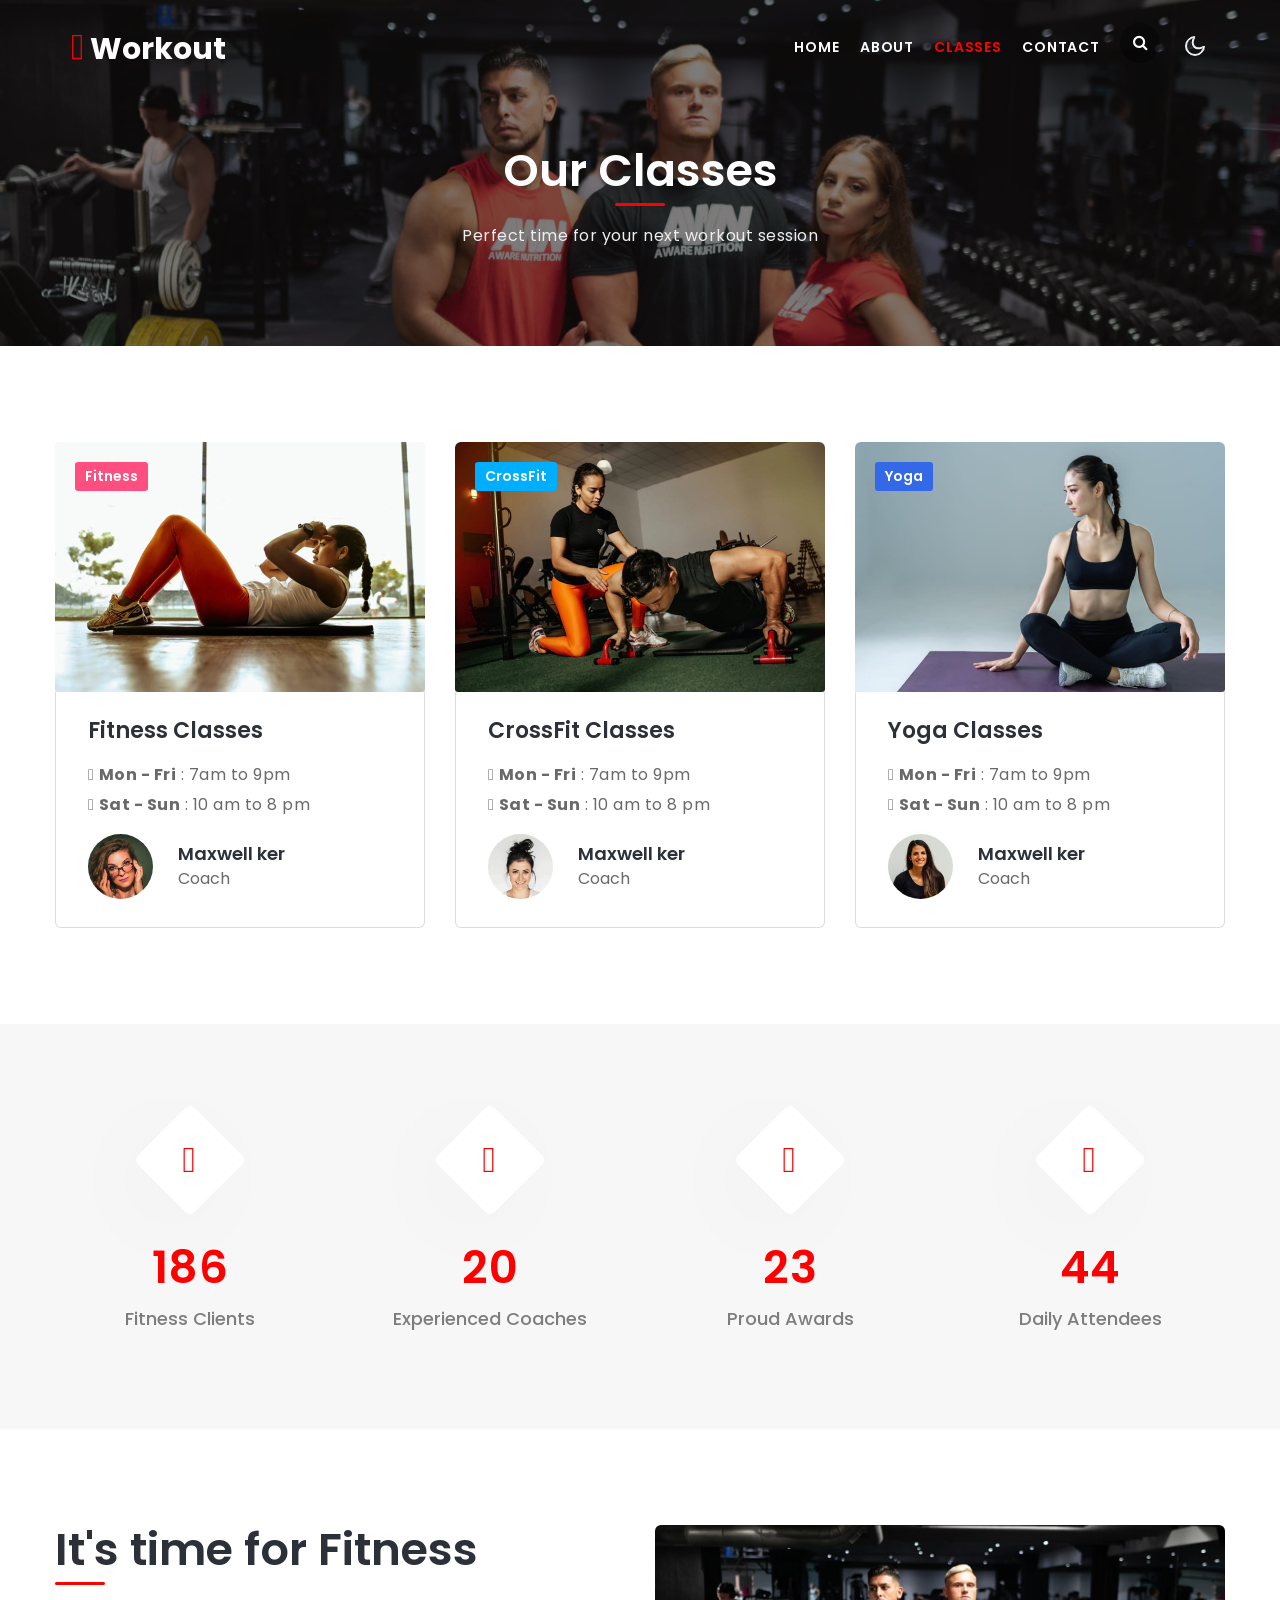
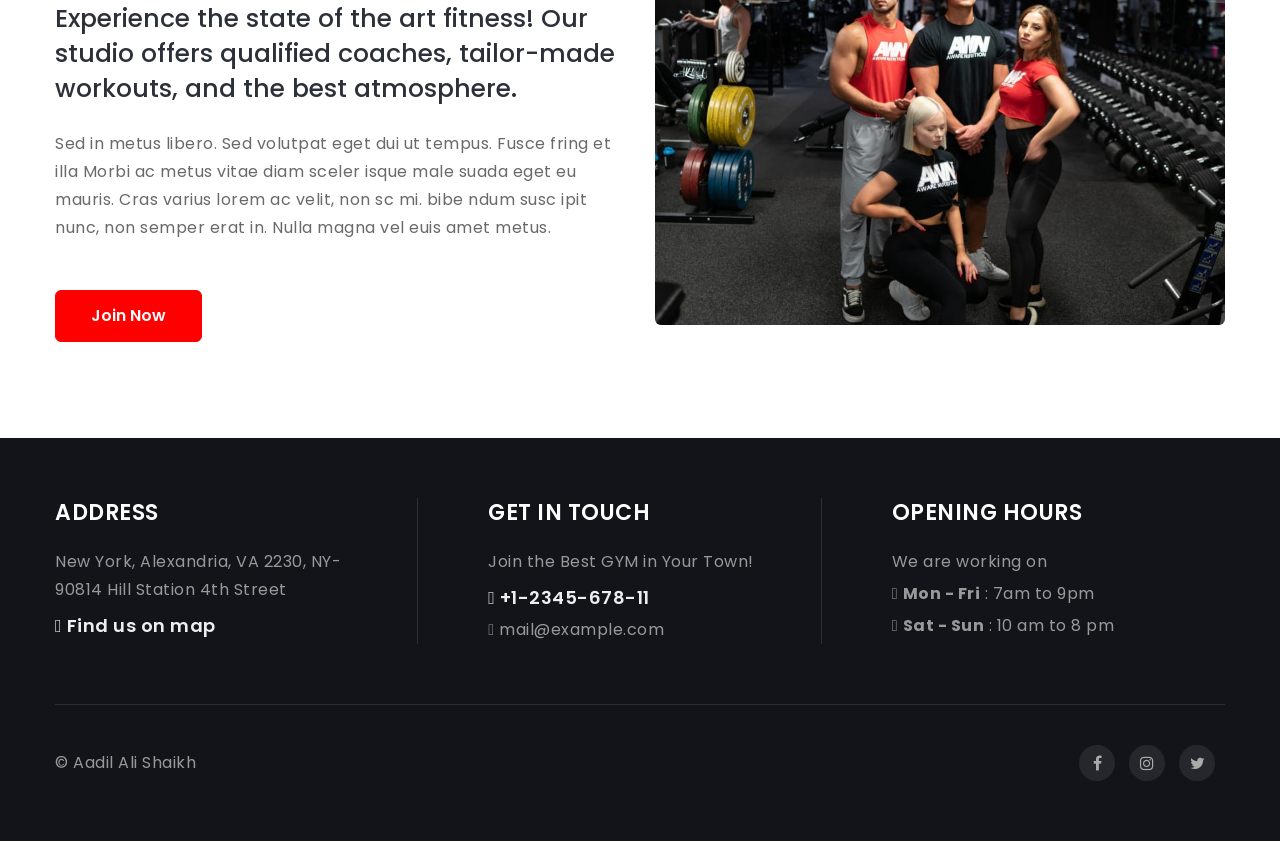
<file: classes.html>
<!doctype html>
<html lang="en">
  <head>
    <!-- Required meta tags -->
    <meta charset="utf-8">
    <meta name="viewport" content="width=device-width, initial-scale=1, shrink-to-fit=no">

    <title>Workout | Classes</title>

    <link href="//fonts.googleapis.com/css?family=Poppins:300,400,400i,500,600,700&display=swap" rel="stylesheet">
    
    <!-- Template CSS -->
    <link rel="stylesheet" href="assets/css/style-starter.css">
  </head>
  <body>
<!--header-->
<header id="site-header" class="fixed-top">
  <div class="container">
      <nav class="navbar navbar-expand-lg stroke">
          <h1> <a class="navbar-brand" href="index.html">
                  <span class="lnr lnr-bicycle"></span> Workout
              </a></h1>
          <!-- if logo is image enable this   
  <a class="navbar-brand" href="#index.html">
      <img src="image-path" alt="Your logo" title="Your logo" style="height:35px;" />
  </a> -->
          <button class="navbar-toggler  collapsed bg-gradient" type="button" data-toggle="collapse"
              data-target="#navbarTogglerDemo02" aria-controls="navbarTogglerDemo02" aria-expanded="false"
              aria-label="Toggle navigation">
              <span class="navbar-toggler-icon fa icon-expand fa-bars"></span>
              <span class="navbar-toggler-icon fa icon-close fa-times"></span>
          </button>

          <div class="collapse navbar-collapse" id="navbarTogglerDemo02">
              <ul class="navbar-nav ml-auto">
                  <li class="nav-item @@home__active">
                      <a class="nav-link" href="index.html">Home <span class="sr-only">(current)</span></a>
                  </li>
                  <li class="nav-item @@about__active">
                      <a class="nav-link" href="about.html">About</a>
                  </li>
                  <li class="nav-item active">
                      <a class="nav-link" href="classes.html">Classes</a>
                  </li>
                  <li class="nav-item @@contact__active">
                      <a class="nav-link" href="contact.html">Contact</a>
                  </li>
                  <!--/search-right-->
                  <div class="search-right">
                      <a href="#search" title="search"><span class="fa fa-search" aria-hidden="true"></span></a>
                      <!-- search popup -->
                      <div id="search" class="pop-overlay">
                          <div class="popup">
  
                              <form action="#" method="GET" class="search-box">
                                  <input type="search" placeholder="Enter Keyword" name="search" required="required"
                                      autofocus="">
                                  <button type="submit" class="btn"><span class="fa fa-search" aria-hidden="true"></span></button>
                              </form>
  
                          </div>
                          <a class="close" href="#close">×</a>
                      </div>
                      <!-- /search popup -->
                  </div>
                  <!--//search-right-->
              </ul>
          </div>
          <!-- toggle switch for light and dark theme -->
          <div class="mobile-position">
              <nav class="navigation">
                  <div class="theme-switch-wrapper">
                      <label class="theme-switch" for="checkbox">
                          <input type="checkbox" id="checkbox">
                          <div class="mode-container">
                              <i class="gg-sun"></i>
                              <i class="gg-moon"></i>
                          </div>
                      </label>
                  </div>
              </nav>
          </div>
          <!-- //toggle switch for light and dark theme -->
      </nav>
  </div>
</header>
<!--/header-->
<section class="w3l-breadcrumb">
    <div class="breadcrumb-bg breadcrumb-bg-classes py-5">
        <div class="container py-lg-5 py-md-3">
            <h3 class="title-big text-center">Our Classes</h3>
            <p class="mt-3">Perfect time for your next workout session</p>
        </div>
    </div>
</section>
<section class="w3l-blog-block py-5" id="classes">
    <div class="container py-lg-5 py-md-4">
        <div class="row">
            <div class="col-lg-4 col-md-6 item">
                <div class="card">
                    <div class="card-header p-0 position-relative">
                        <a href="#blog-single">
                            <img class="card-img-bottom d-block" src="assets/images/blog5.jpg" alt="Card image cap">
                        </a>
                        <ul class="location-top">
                            <li class="new">Fitness</li>
                        </ul>
                    </div>
                    <div class="card-body class-details">
                        <a href="#blog-single" class="blog-desc">Fitness Classes
                        </a>
 						<p class="mt-3"><span class="lnr lnr-clock"></span> <strong>Mon - Fri</strong> : 7am to 9pm</p>
 						<p class="mt-1"><span class="lnr lnr-clock"></span> <strong>Sat - Sun</strong> : 10 am to 8 pm
 						</p>
                        <div class="author align-items-center mt-3 mb-1">
                            <div class="img-circle">
                                <img src="assets/images/a1.jpg" class="mr-3 img-fluid" alt="...">
                              </div>
                            <div class="author-info">
                                <a href="#author">Maxwell ker</a> <br> <span class="meta-value">Coach</span>
                            </div>
                        </div>
                    </div>
                </div>
            </div>
            <div class="col-lg-4 col-md-6 item mt-md-0 mt-5">
                <div class="card">
                    <div class="card-header p-0 position-relative">
                        <a href="#blog-single">
                            <img class="card-img-bottom d-block" src="assets/images/blog6.jpg" alt="Card image cap">
                        </a>
                        <ul class="location-top">
                            <li class="tip">CrossFit</li>
                        </ul>
                    </div>
                    <div class="card-body class-details">
                        <a href="#blog-single" class="blog-desc">CrossFit Classes
                        </a>
                        <p class="mt-3"><span class="lnr lnr-clock"></span> <strong>Mon - Fri</strong> : 7am to 9pm</p>
                        <p class="mt-1"><span class="lnr lnr-clock"></span> <strong>Sat - Sun</strong> : 10 am to 8 pm
                        </p>
                            <div class="author align-items-center mt-3 mb-1">
                                <div class="img-circle">
                                    <img src="assets/images/a2.jpg" class="mr-3 img-fluid" alt="...">
                                  </div>
                                <div class="author-info">
                                    <a href="#author">Maxwell ker</a> <br> <span class="meta-value">Coach</span>
                                </div>
                            </div>
                    </div>
                </div>
            </div>
            <div class="col-lg-4 col-md-6 item mt-lg-0 mt-5">
                <div class="card">
                    <div class="card-header p-0 position-relative">
                        <a href="#blog-single">
                            <img class="card-img-bottom d-block" src="assets/images/yoga.jpg" alt="Card image cap">
                        </a>
                        <ul class="location-top">
                            <li class="design">Yoga</li>
                        </ul>
                    </div>
                    <div class="card-body class-details">
                        <a href="#blog-single" class="blog-desc">Yoga Classes
                        </a>
                        <p class="mt-3"><span class="lnr lnr-clock"></span> <strong>Mon - Fri</strong> : 7am to 9pm</p>
                        <p class="mt-1"><span class="lnr lnr-clock"></span> <strong>Sat - Sun</strong> : 10 am to 8 pm
                        </p>
                            <div class="author align-items-center mt-3 mb-1">
                                <div class="img-circle">
                                    <img src="assets/images/a3.jpg" class="mr-3 img-fluid" alt="...">
                                  </div>
                                <div class="author-info">
                                    <a href="#author">Maxwell ker</a> <br> <span class="meta-value">Coach</span>
                                </div>
                            </div>
                    </div>
                </div>
            </div>
        </div>
    </div>
</section>
<!-- stats -->
<section class="w3l-stats w3l-bottom-grids-6 py-5" id="stats">
    <div class="gallery-inner container py-md-5 py-4">
        <div class="row stats-con">
            <div class="col-md-3 col-6 stats_info grids-feature area-box">
                <div class="icon">
                    <span class="lnr lnr-users"></span>
                </div>
                <p class="counter">1200</p>
                <h3>Fitness Clients</h3>
            </div>
            <div class="col-md-3 col-6 stats_info grids-feature area-box">
                <div class="icon">
                    <span class="lnr lnr-mustache"></span>
                </div>
                <p class="counter">128</p>
                <h3>Experienced Coaches</h3>
            </div>
            <div class="col-md-3 col-6 stats_info grids-feature area-box mt-md-0 mt-5">
                <div class="icon">
                    <span class="lnr lnr-gift"></span>
                </div>
                <p class="counter">146</p>
                <h3>Proud Awards</h3>
            </div>
            <div class="col-md-3 col-6 stats_info grids-feature area-box mt-md-0 mt-5">
                <div class="icon">
                    <span class="lnr lnr-smile"></span>
                </div>
                <p class="counter">285</p>
                <h3>Daily Attendees</h3>
            </div>
        </div>
    </div>
</section>
<!-- //stats -->
<section class="w3l-classesblock3 py-5">
    <div class="container py-lg-5 py-md-4">
        <div class="row">
            <div class="col-lg-6 mb-lg-0 mb-md-5 mb-4">
                <h3 class="title-big">It's time for Fitness</h3>
                <h5 class="mt-3">Experience the state of the art fitness! Our studio offers qualified coaches,
                    tailor-made workouts, and the best atmosphere.</h5>
                <p class="mt-4 mb-0"> Sed in metus libero. Sed volutpat eget dui ut tempus. Fusce fring et illa
                    Morbi ac metus vitae diam sceler isque male suada eget eu mauris. Cras 
                    varius lorem ac velit, non sc mi. bibe ndum susc ipit nunc, non semper erat in. 
                    Nulla magna vel euis amet metus.</p>
                <a href="#join" class="btn-style btn-primary btn mt-lg-5 mt-4">Join Now</a>
            </div>
            <div class="col-lg-6">
                <img src="assets/images/class.jpg" alt="" class="img-fluid radius-image" />
            </div>
        </div>
    </div>
</section>
 <!-- footers 20 -->
 <section class="w3l-footers-20">
   <div class="footers20">
     <div class="container">
       <div class="footers20-content">
         <div class="d-grid grid-col-4 grids-content">
           <div class="column">
             <h4>Address</h4>
             <p class="contact-para3">New York, Alexandria, VA 2230, NY-90814 Hill Station 4th Street</p>
             <a href="contact.html">
               <p class="contact-map mt-2"><span class="lnr lnr-map-marker"></span> Find us on map</p>
             </a>
           </div>
           <div class="column">
             <h4>Get in touch</h4>
             <p>Join the Best GYM in Your Town!</p>
             <a href="tel:+1-2345-678-11">
               <p class="contact-phone mt-2"><span class="lnr lnr-phone-handset"></span> +1-2345-678-11
               </p>
             </a>
             <a href="mailto:mail@example.com">
               <p class="contact-mail mt-1"><span class="lnr lnr-envelope"></span> mail@example.com</p>
             </a>
           </div>
           <div class="column">
             <h4>Opening hours</h4>
             <p>We are working on</p>
             <p class="mt-1"><span class="lnr lnr-clock"></span> <strong>Mon - Fri</strong> : 7am to 9pm</p>
             <p class="mt-1"><span class="lnr lnr-clock"></span> <strong>Sat - Sun</strong> : 10 am to 8 pm
             </p>
           </div>
         </div>
         <div class="d-grid grid-col-3 grids-content1 bottom-border">
           <div class="columns copyright-grid align-self">
             <p class="copy-footer-29">© Aadil Ali Shaikh</p>
           </div>
           <div class="columns text-lg-right social-grid">
             <ul class="social">
               <li><a href="#url"><span class="fa fa-facebook" aria-hidden="true"></span></a></li>
               <li><a href="#url"><span class="fa fa-instagram" aria-hidden="true"></span></a></li>
               <li><a href="#url"><span class="fa fa-twitter" aria-hidden="true"></span></a></li>
             </ul>
           </div>
         </div>
       </div>
     </div>
   </div>
   <!-- move top -->
   <button onclick="topFunction()" id="movetop" title="Go to top">
     &#10548;
   </button>
   <script>
     // When the user scrolls down 20px from the top of the document, show the button
     window.onscroll = function () {
       scrollFunction()
     };

     function scrollFunction() {
       if (document.body.scrollTop > 20 || document.documentElement.scrollTop > 20) {
         document.getElementById("movetop").style.display = "block";
       } else {
         document.getElementById("movetop").style.display = "none";
       }
     }

     // When the user clicks on the button, scroll to the top of the document
     function topFunction() {
       document.body.scrollTop = 0;
       document.documentElement.scrollTop = 0;
     }
   </script>
   <!-- /move top -->
 </section>


 <script src="assets/js/jquery-3.3.1.min.js"></script>

 <script src="assets/js/theme-change.js"></script><!-- theme switch js (light and dark)-->

 <!-- libhtbox -->
 <script src="assets/js/lightbox-plus-jquery.min.js"></script>

 <script src="assets/js/owl.carousel.js"></script>
 <!-- script for banner slider-->
 <script>
   $(document).ready(function () {
     $('.owl-one').owlCarousel({
       loop: true,
       margin: 0,
       nav: false,
       responsiveClass: true,
       autoplay: false,
       autoplayTimeout: 5000,
       autoplaySpeed: 1000,
       autoplayHoverPause: false,
       responsive: {
         0: {
           items: 1,
           nav: false
         },
         480: {
           items: 1,
           nav: false
         },
         667: {
           items: 1,
           nav: true
         },
         1000: {
           items: 1,
           nav: true
         }
       }
     })
   })
 </script>
 <!-- //script -->

 <!-- script for tesimonials carousel slider -->
 <script>
   $(document).ready(function () {
     $(".owl-two").owlCarousel({
       loop: true,
       margin: 20,
       nav: false,
       responsiveClass: true,
       responsive: {
         0: {
           items: 1,
           nav: false
         },
         768: {
           items: 2,
           nav: false
         },
         1000: {
           items: 3,
           nav: false,
           loop: false
         }
       }
     })
   })
 </script>
 <!-- //script for tesimonials carousel slider -->

 <script>
   $(document).ready(function () {
     $('.owl-carousel-posts').owlCarousel({
       loop: true,
       margin: 0,
       responsiveClass: true,
       autoplay: true,
       autoplayTimeout: 2000,
       autoplaySpeed: 1000,
       autoplayHoverPause: true,
       responsive: {
         0: {
           items: 2,
           nav: false
         },
         480: {
           items: 3,
           nav: true,
           margin: 0
         },
         736: {
           items: 4,
           nav: true,
           margin: 0
         },
         1000: {
           items: 5,
           nav: true,
           margin: 0
         }
       }
     })
   })
 </script>
 <!-- /slider -->

 <!-- script for teams1-->
 <script>
   $(document).ready(function () {
     $('.owl-carousel').owlCarousel({
       loop: true,
       margin: 0,
       responsiveClass: true,
       responsive: {
         0: {
           items: 1,
           nav: true
         },
         400: {
           items: 2,
           nav: true,
           margin: 20
         },
         1000: {
           items: 4,
           nav: true,
           loop: true,
           margin: 25
         }
       }
     })
   })
 </script>
 <!-- //script for teams1-->


 <!-- stats number counter-->
 <script src="assets/js/jquery.waypoints.min.js"></script>
 <script src="assets/js/jquery.countup.js"></script>
 <script>
   $('.counter').countUp();
 </script>
 <!-- //stats number counter -->

 <!-- disable body scroll which navbar is in active -->
 <script>
   $(function () {
     $('.navbar-toggler').click(function () {
       $('body').toggleClass('noscroll');
     })
   });
 </script>
 <!-- disable body scroll which navbar is in active -->

 <!--/MENU-JS-->
 <script>
   $(window).on("scroll", function () {
     var scroll = $(window).scrollTop();

     if (scroll >= 80) {
       $("#site-header").addClass("nav-fixed");
     } else {
       $("#site-header").removeClass("nav-fixed");
     }
   });

   //Main navigation Active Class Add Remove
   $(".navbar-toggler").on("click", function () {
     $("header").toggleClass("active");
   });
   $(document).on("ready", function () {
     if ($(window).width() > 991) {
       $("header").removeClass("active");
     }
     $(window).on("resize", function () {
       if ($(window).width() > 991) {
         $("header").removeClass("active");
       }
     });
   });
 </script>
 <!--//MENU-JS-->

 <script src="assets/js/bootstrap.min.js"></script>

 </body>

 </html>
</file>
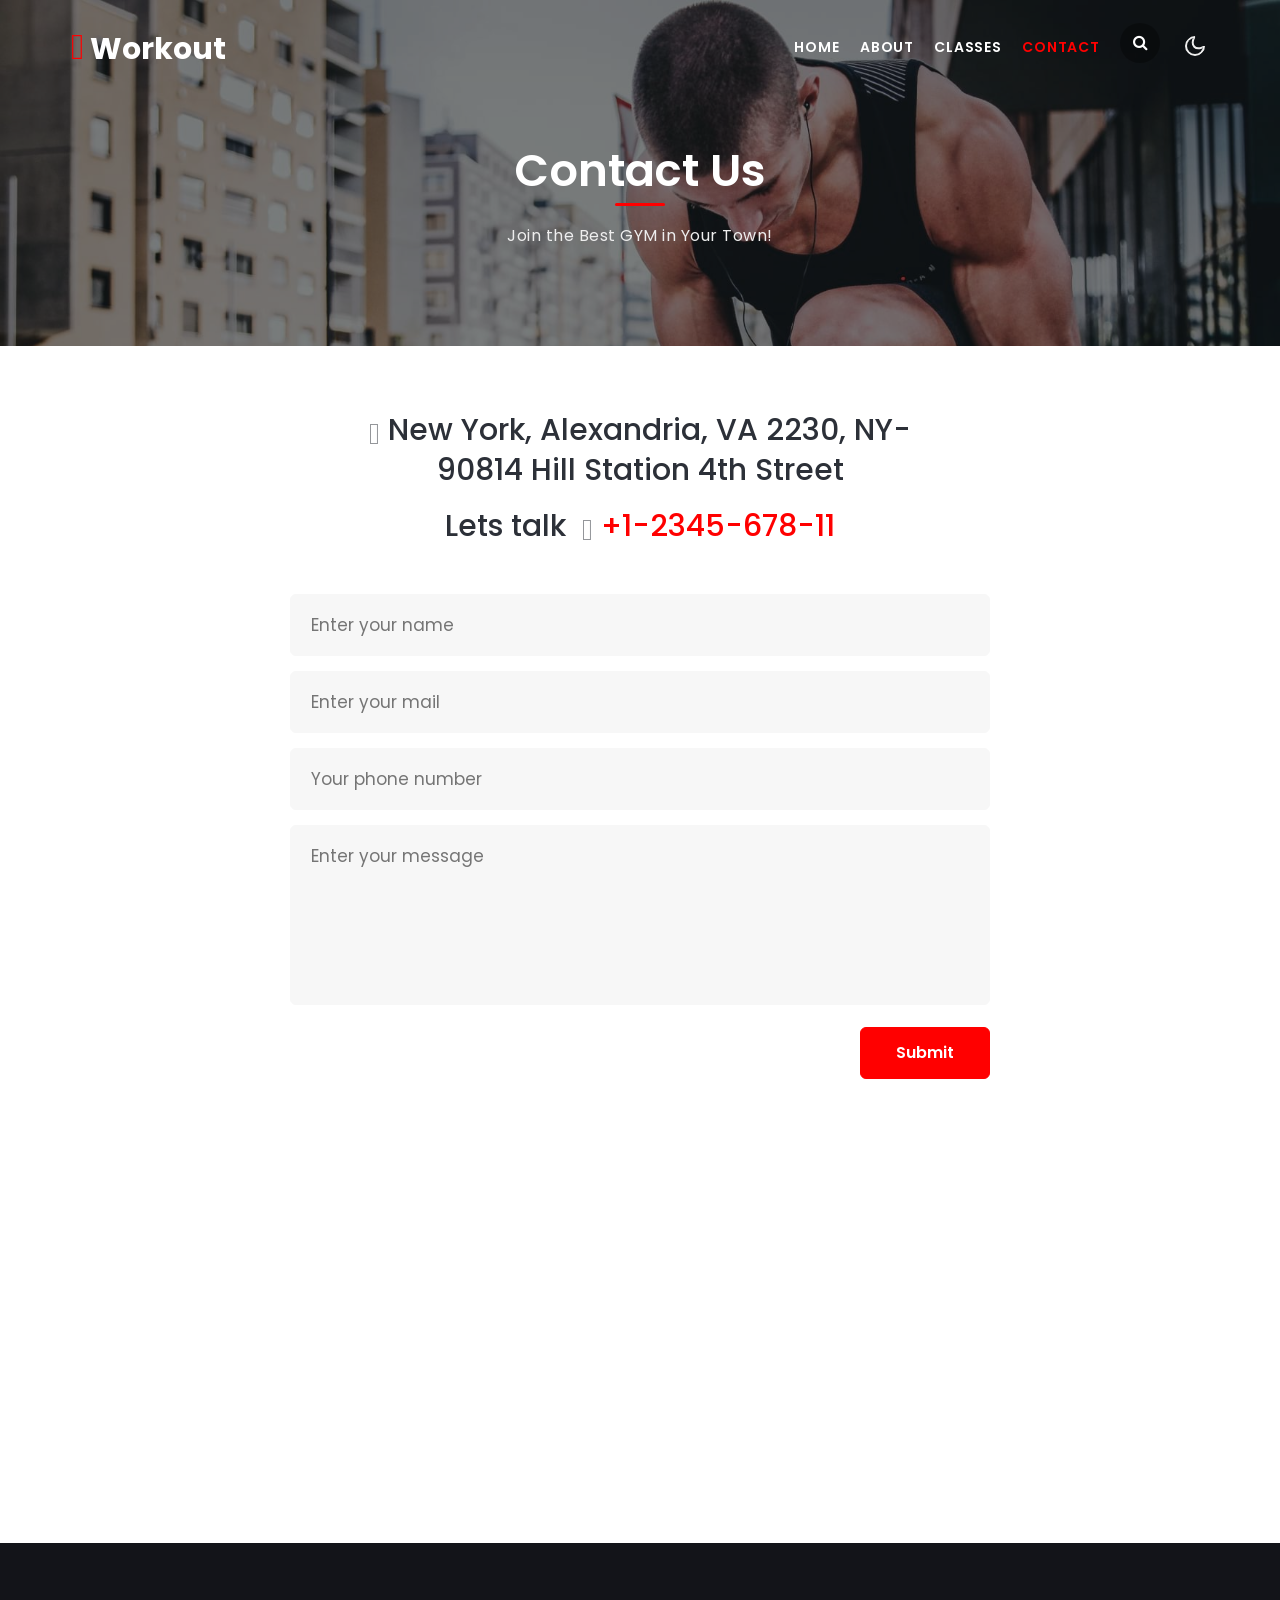
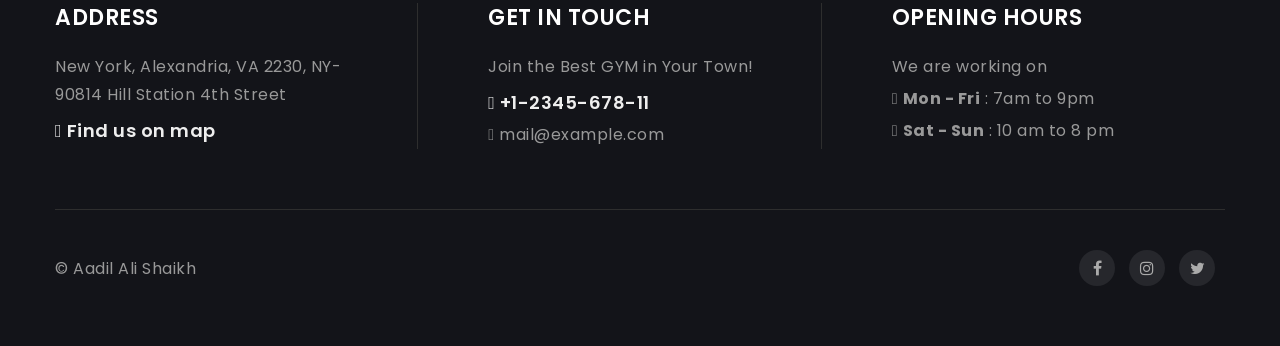
<file: contact.html>
<!doctype html>
<html lang="en">
  <head>
    <!-- Required meta tags -->
    <meta charset="utf-8">
    <meta name="viewport" content="width=device-width, initial-scale=1, shrink-to-fit=no">

    <title>Workout | Contact</title>

    <link href="//fonts.googleapis.com/css?family=Poppins:300,400,400i,500,600,700&display=swap" rel="stylesheet">
    
    <!-- Template CSS -->
    <link rel="stylesheet" href="assets/css/style-starter.css">
  </head>
  <body>
<!--header-->
<header id="site-header" class="fixed-top">
  <div class="container">
      <nav class="navbar navbar-expand-lg stroke">
          <h1> <a class="navbar-brand" href="index.html">
                  <span class="lnr lnr-bicycle"></span> Workout
              </a></h1>
          <!-- if logo is image enable this   
  <a class="navbar-brand" href="#index.html">
      <img src="image-path" alt="Your logo" title="Your logo" style="height:35px;" />
  </a> -->
          <button class="navbar-toggler  collapsed bg-gradient" type="button" data-toggle="collapse"
              data-target="#navbarTogglerDemo02" aria-controls="navbarTogglerDemo02" aria-expanded="false"
              aria-label="Toggle navigation">
              <span class="navbar-toggler-icon fa icon-expand fa-bars"></span>
              <span class="navbar-toggler-icon fa icon-close fa-times"></span>
          </button>

          <div class="collapse navbar-collapse" id="navbarTogglerDemo02">
              <ul class="navbar-nav ml-auto">
                  <li class="nav-item @@home__active">
                      <a class="nav-link" href="index.html">Home <span class="sr-only">(current)</span></a>
                  </li>
                  <li class="nav-item @@about__active">
                      <a class="nav-link" href="about.html">About</a>
                  </li>
                  <li class="nav-item @@classes__active">
                      <a class="nav-link" href="classes.html">Classes</a>
                  </li>
                  <li class="nav-item active">
                      <a class="nav-link" href="contact.html">Contact</a>
                  </li>
                  <!--/search-right-->
                  <div class="search-right">
                      <a href="#search" title="search"><span class="fa fa-search" aria-hidden="true"></span></a>
                      <!-- search popup -->
                      <div id="search" class="pop-overlay">
                          <div class="popup">
  
                              <form action="#" method="GET" class="search-box">
                                  <input type="search" placeholder="Enter Keyword" name="search" required="required"
                                      autofocus="">
                                  <button type="submit" class="btn"><span class="fa fa-search" aria-hidden="true"></span></button>
                              </form>
  
                          </div>
                          <a class="close" href="#close">×</a>
                      </div>
                      <!-- /search popup -->
                  </div>
                  <!--//search-right-->
              </ul>
          </div>
          <!-- toggle switch for light and dark theme -->
          <div class="mobile-position">
              <nav class="navigation">
                  <div class="theme-switch-wrapper">
                      <label class="theme-switch" for="checkbox">
                          <input type="checkbox" id="checkbox">
                          <div class="mode-container">
                              <i class="gg-sun"></i>
                              <i class="gg-moon"></i>
                          </div>
                      </label>
                  </div>
              </nav>
          </div>
          <!-- //toggle switch for light and dark theme -->
      </nav>
  </div>
</header>
<!--/header-->
<section class="w3l-breadcrumb">
    <div class="breadcrumb-bg breadcrumb-bg-contact py-5">
        <div class="container py-lg-5 py-md-3">
            <h3 class="title-big text-center">Contact Us</h3>
            <p class="mt-3">Join the Best GYM in Your Town!</p>
        </div>
    </div>
</section>
<!-- contact form -->
<section class="w3l-contacts-12 py-5" id="contact">
	<div class="container py-md-3">
		<div class="contacts12-main">
			<div class="title-section">
                <h3 class="main-title-w3 mb-3"><span class="lnr lnr-map-marker"></span> New York, Alexandria, VA 2230, NY-90814 Hill Station 4th Street </h3>
                <h3 class="main-title-w3 mb-5">Lets talk <span class="lnr ml-2 lnr-phone-handset"></span><a href="tel:+12-331-456-789" > +1-2345-678-11</a></h3>
			</div>
			<form action="https://sendmail.w3layouts.com/submitForm" method="post" class="">
				<div class="main-input">
					<input type="text" name="w3lName" placeholder="Enter your name" class="contact-input" required="" />
					<input type="email" name="w3lSender" placeholder="Enter your mail" class="contact-input" required="" />
					<input type="number" name="w3lPhone" placeholder="Your phone number" class="contact-input" required="" />
					<textarea class="contact-textarea contact-input" name="w3lMessage" placeholder="Enter your message"
						required=""></textarea>
				</div>
				<div class="text-right">
					<button class="btn-primary btn btn-style">Submit</button>
				</div>
			</form>
		</div>
	</div>
</section>
<!-- //contact form -->

<div class="map-iframe">
    <iframe
        src="https://www.google.com/maps/embed?pb=!1m18!1m12!1m3!1d317718.69319292053!2d-0.3817765050863085!3d51.528307984912544!2m3!1f0!2f0!3f0!3m2!1i1024!2i768!4f13.1!3m3!1m2!1s0x47d8a00baf21de75%3A0x52963a5addd52a99!2sLondon%2C+UK!5e0!3m2!1sen!2spl!4v1562654563739!5m2!1sen!2spl"
        width="100%" height="400" frameborder="0" style="border: 0px;" allowfullscreen=""></iframe>
</div>
 <!-- footers 20 -->
 <section class="w3l-footers-20">
   <div class="footers20">
     <div class="container">
       <div class="footers20-content">
         <div class="d-grid grid-col-4 grids-content">
           <div class="column">
             <h4>Address</h4>
             <p class="contact-para3">New York, Alexandria, VA 2230, NY-90814 Hill Station 4th Street</p>
             <a href="contact.html">
               <p class="contact-map mt-2"><span class="lnr lnr-map-marker"></span> Find us on map</p>
             </a>
           </div>
           <div class="column">
             <h4>Get in touch</h4>
             <p>Join the Best GYM in Your Town!</p>
             <a href="tel:+1-2345-678-11">
               <p class="contact-phone mt-2"><span class="lnr lnr-phone-handset"></span> +1-2345-678-11
               </p>
             </a>
             <a href="mailto:mail@example.com">
               <p class="contact-mail mt-1"><span class="lnr lnr-envelope"></span> mail@example.com</p>
             </a>
           </div>
           <div class="column">
             <h4>Opening hours</h4>
             <p>We are working on</p>
             <p class="mt-1"><span class="lnr lnr-clock"></span> <strong>Mon - Fri</strong> : 7am to 9pm</p>
             <p class="mt-1"><span class="lnr lnr-clock"></span> <strong>Sat - Sun</strong> : 10 am to 8 pm
             </p>
           </div>
         </div>
         <div class="d-grid grid-col-3 grids-content1 bottom-border">
           <div class="columns copyright-grid align-self">
             <p class="copy-footer-29">© Aadil Ali Shaikh</p>
           </div>
           <div class="columns text-lg-right social-grid">
             <ul class="social">
               <li><a href="#url"><span class="fa fa-facebook" aria-hidden="true"></span></a></li>
               <li><a href="#url"><span class="fa fa-instagram" aria-hidden="true"></span></a></li>
               <li><a href="#url"><span class="fa fa-twitter" aria-hidden="true"></span></a></li>
             </ul>
           </div>
         </div>
       </div>
     </div>
   </div>
   <!-- move top -->
   <button onclick="topFunction()" id="movetop" title="Go to top">
     &#10548;
   </button>
   <script>
     // When the user scrolls down 20px from the top of the document, show the button
     window.onscroll = function () {
       scrollFunction()
     };

     function scrollFunction() {
       if (document.body.scrollTop > 20 || document.documentElement.scrollTop > 20) {
         document.getElementById("movetop").style.display = "block";
       } else {
         document.getElementById("movetop").style.display = "none";
       }
     }

     // When the user clicks on the button, scroll to the top of the document
     function topFunction() {
       document.body.scrollTop = 0;
       document.documentElement.scrollTop = 0;
     }
   </script>
   <!-- /move top -->
 </section>


 <script src="assets/js/jquery-3.3.1.min.js"></script>

 <script src="assets/js/theme-change.js"></script><!-- theme switch js (light and dark)-->

 <!-- libhtbox -->
 <script src="assets/js/lightbox-plus-jquery.min.js"></script>

 <script src="assets/js/owl.carousel.js"></script>
 <!-- script for banner slider-->
 <script>
   $(document).ready(function () {
     $('.owl-one').owlCarousel({
       loop: true,
       margin: 0,
       nav: false,
       responsiveClass: true,
       autoplay: false,
       autoplayTimeout: 5000,
       autoplaySpeed: 1000,
       autoplayHoverPause: false,
       responsive: {
         0: {
           items: 1,
           nav: false
         },
         480: {
           items: 1,
           nav: false
         },
         667: {
           items: 1,
           nav: true
         },
         1000: {
           items: 1,
           nav: true
         }
       }
     })
   })
 </script>
 <!-- //script -->

 <!-- script for tesimonials carousel slider -->
 <script>
   $(document).ready(function () {
     $(".owl-two").owlCarousel({
       loop: true,
       margin: 20,
       nav: false,
       responsiveClass: true,
       responsive: {
         0: {
           items: 1,
           nav: false
         },
         768: {
           items: 2,
           nav: false
         },
         1000: {
           items: 3,
           nav: false,
           loop: false
         }
       }
     })
   })
 </script>
 <!-- //script for tesimonials carousel slider -->

 <script>
   $(document).ready(function () {
     $('.owl-carousel-posts').owlCarousel({
       loop: true,
       margin: 0,
       responsiveClass: true,
       autoplay: true,
       autoplayTimeout: 2000,
       autoplaySpeed: 1000,
       autoplayHoverPause: true,
       responsive: {
         0: {
           items: 2,
           nav: false
         },
         480: {
           items: 3,
           nav: true,
           margin: 0
         },
         736: {
           items: 4,
           nav: true,
           margin: 0
         },
         1000: {
           items: 5,
           nav: true,
           margin: 0
         }
       }
     })
   })
 </script>
 <!-- /slider -->

 <!-- script for teams1-->
 <script>
   $(document).ready(function () {
     $('.owl-carousel').owlCarousel({
       loop: true,
       margin: 0,
       responsiveClass: true,
       responsive: {
         0: {
           items: 1,
           nav: true
         },
         400: {
           items: 2,
           nav: true,
           margin: 20
         },
         1000: {
           items: 4,
           nav: true,
           loop: true,
           margin: 25
         }
       }
     })
   })
 </script>
 <!-- //script for teams1-->


 <!-- stats number counter-->
 <script src="assets/js/jquery.waypoints.min.js"></script>
 <script src="assets/js/jquery.countup.js"></script>
 <script>
   $('.counter').countUp();
 </script>
 <!-- //stats number counter -->

 <!-- disable body scroll which navbar is in active -->
 <script>
   $(function () {
     $('.navbar-toggler').click(function () {
       $('body').toggleClass('noscroll');
     })
   });
 </script>
 <!-- disable body scroll which navbar is in active -->

 <!--/MENU-JS-->
 <script>
   $(window).on("scroll", function () {
     var scroll = $(window).scrollTop();

     if (scroll >= 80) {
       $("#site-header").addClass("nav-fixed");
     } else {
       $("#site-header").removeClass("nav-fixed");
     }
   });

   //Main navigation Active Class Add Remove
   $(".navbar-toggler").on("click", function () {
     $("header").toggleClass("active");
   });
   $(document).on("ready", function () {
     if ($(window).width() > 991) {
       $("header").removeClass("active");
     }
     $(window).on("resize", function () {
       if ($(window).width() > 991) {
         $("header").removeClass("active");
       }
     });
   });
 </script>
 <!--//MENU-JS-->

 <script src="assets/js/bootstrap.min.js"></script>

 </body>

 </html>
</file>
<file: assets/css/style-starter.css>
@charset "UTF-8";
:root {
  --blue: #007bff;
  --indigo: #6610f2;
  --purple: #6f42c1;
  --pink: #e83e8c;
  --red: #dc3545;
  --orange: #fd7e14;
  --yellow: #ffc107;
  --green: #28a745;
  --teal: #20c997;
  --cyan: #17a2b8;
  --white: #fff;
  --gray: #6c757d;
  --gray-dark: #343a40;
  --primary: #ff0000;
  --secondary: #6c757d;
  --success: #28a745;
  --info: #17a2b8;
  --warning: #ffc107;
  --danger: #dc3545;
  --light: #f8f9fa;
  --dark: #343a40;
  --breakpoint-xs: 0;
  --breakpoint-sm: 576px;
  --breakpoint-md: 768px;
  --breakpoint-lg: 992px;
  --breakpoint-xl: 1200px;
  --font-family-sans-serif: -apple-system, BlinkMacSystemFont, "Segoe UI", Roboto, "Helvetica Neue", Arial, "Noto Sans", sans-serif, "Apple Color Emoji", "Segoe UI Emoji", "Segoe UI Symbol", "Noto Color Emoji";
  --font-family-monospace: SFMono-Regular, Menlo, Monaco, Consolas, "Liberation Mono", "Courier New", monospace; }

*,
*::before,
*::after {
  box-sizing: border-box; }

html {
  font-family: sans-serif;
  line-height: 1.15;
  -webkit-text-size-adjust: 100%;
  -webkit-tap-highlight-color: rgba(0, 0, 0, 0); }

article, aside, figcaption, figure, footer, header, hgroup, main, nav, section {
  display: block; }

body {
  margin: 0;
  font-family: -apple-system, BlinkMacSystemFont, "Segoe UI", Roboto, "Helvetica Neue", Arial, "Noto Sans", sans-serif, "Apple Color Emoji", "Segoe UI Emoji", "Segoe UI Symbol", "Noto Color Emoji";
  font-size: 1rem;
  font-weight: 400;
  line-height: 1.5;
  color: #212529;
  text-align: left;
  background-color: #fff; }

[tabindex="-1"]:focus:not(:focus-visible) {
  outline: 0 !important; }

hr {
  box-sizing: content-box;
  height: 0;
  overflow: visible; }

h1, h2, h3, h4, h5, h6 {
  margin-top: 0;
  margin-bottom: 0.5rem; }

p {
  margin-top: 0;
  margin-bottom: 1rem; }

abbr[title],
abbr[data-original-title] {
  text-decoration: underline;
  -webkit-text-decoration: underline dotted;
          text-decoration: underline dotted;
  cursor: help;
  border-bottom: 0;
  -webkit-text-decoration-skip-ink: none;
          text-decoration-skip-ink: none; }

address {
  margin-bottom: 1rem;
  font-style: normal;
  line-height: inherit; }

ol,
ul,
dl {
  margin-top: 0;
  margin-bottom: 1rem; }

ol ol,
ul ul,
ol ul,
ul ol {
  margin-bottom: 0; }

dt {
  font-weight: 700; }

dd {
  margin-bottom: .5rem;
  margin-left: 0; }

blockquote {
  margin: 0 0 1rem; }

b,
strong {
  font-weight: bolder; }

small {
  font-size: 80%; }

sub,
sup {
  position: relative;
  font-size: 75%;
  line-height: 0;
  vertical-align: baseline; }

sub {
  bottom: -.25em; }

sup {
  top: -.5em; }

a {
  color: #ff0000;
  text-decoration: none;
  background-color: transparent; }
  a:hover {
    color: #b30000;
    text-decoration: underline; }

a:not([href]) {
  color: inherit;
  text-decoration: none; }
  a:not([href]):hover {
    color: inherit;
    text-decoration: none; }

pre,
code,
kbd,
samp {
  font-family: SFMono-Regular, Menlo, Monaco, Consolas, "Liberation Mono", "Courier New", monospace;
  font-size: 1em; }

pre {
  margin-top: 0;
  margin-bottom: 1rem;
  overflow: auto; }

figure {
  margin: 0 0 1rem; }

img {
  vertical-align: middle;
  border-style: none; }

svg {
  overflow: hidden;
  vertical-align: middle; }

table {
  border-collapse: collapse; }

caption {
  padding-top: 0.75rem;
  padding-bottom: 0.75rem;
  color: #6c757d;
  text-align: left;
  caption-side: bottom; }

th {
  text-align: inherit; }

label {
  display: inline-block;
  margin-bottom: 0.5rem; }

button {
  border-radius: 0; }

button:focus {
  outline: 1px dotted;
  outline: 5px auto -webkit-focus-ring-color; }

input,
button,
select,
optgroup,
textarea {
  margin: 0;
  font-family: inherit;
  font-size: inherit;
  line-height: inherit; }

button,
input {
  overflow: visible; }

button,
select {
  text-transform: none; }

select {
  word-wrap: normal; }

button,
[type="button"],
[type="reset"],
[type="submit"] {
  -webkit-appearance: button; }

button:not(:disabled),
[type="button"]:not(:disabled),
[type="reset"]:not(:disabled),
[type="submit"]:not(:disabled) {
  cursor: pointer; }

button::-moz-focus-inner,
[type="button"]::-moz-focus-inner,
[type="reset"]::-moz-focus-inner,
[type="submit"]::-moz-focus-inner {
  padding: 0;
  border-style: none; }

input[type="radio"],
input[type="checkbox"] {
  box-sizing: border-box;
  padding: 0; }

input[type="date"],
input[type="time"],
input[type="datetime-local"],
input[type="month"] {
  -webkit-appearance: listbox; }

textarea {
  overflow: auto;
  resize: vertical; }

fieldset {
  min-width: 0;
  padding: 0;
  margin: 0;
  border: 0; }

legend {
  display: block;
  width: 100%;
  max-width: 100%;
  padding: 0;
  margin-bottom: .5rem;
  font-size: 1.5rem;
  line-height: inherit;
  color: inherit;
  white-space: normal; }
  @media (max-width: 1200px) {
    legend {
      font-size: calc(1.275rem + 0.3vw) ; } }

progress {
  vertical-align: baseline; }

[type="number"]::-webkit-inner-spin-button,
[type="number"]::-webkit-outer-spin-button {
  height: auto; }

[type="search"] {
  outline-offset: -2px;
  -webkit-appearance: none; }

[type="search"]::-webkit-search-decoration {
  -webkit-appearance: none; }

::-webkit-file-upload-button {
  font: inherit;
  -webkit-appearance: button; }

output {
  display: inline-block; }

summary {
  display: list-item;
  cursor: pointer; }

template {
  display: none; }

[hidden] {
  display: none !important; }

h1, h2, h3, h4, h5, h6,
.h1, .h2, .h3, .h4, .h5, .h6 {
  margin-bottom: 0.5rem;
  font-weight: 500;
  line-height: 1.2; }

h1, .h1 {
  font-size: 2.5rem; }
  @media (max-width: 1200px) {
    h1, .h1 {
      font-size: calc(1.375rem + 1.5vw) ; } }

h2, .h2 {
  font-size: 2rem; }
  @media (max-width: 1200px) {
    h2, .h2 {
      font-size: calc(1.325rem + 0.9vw) ; } }

h3, .h3 {
  font-size: 1.75rem; }
  @media (max-width: 1200px) {
    h3, .h3 {
      font-size: calc(1.3rem + 0.6vw) ; } }

h4, .h4 {
  font-size: 1.5rem; }
  @media (max-width: 1200px) {
    h4, .h4 {
      font-size: calc(1.275rem + 0.3vw) ; } }

h5, .h5 {
  font-size: 1.25rem; }

h6, .h6 {
  font-size: 1rem; }

.lead {
  font-size: 1.25rem;
  font-weight: 300; }

.display-1 {
  font-size: 6rem;
  font-weight: 300;
  line-height: 1.2; }
  @media (max-width: 1200px) {
    .display-1 {
      font-size: calc(1.725rem + 5.7vw) ; } }

.display-2 {
  font-size: 5.5rem;
  font-weight: 300;
  line-height: 1.2; }
  @media (max-width: 1200px) {
    .display-2 {
      font-size: calc(1.675rem + 5.1vw) ; } }

.display-3 {
  font-size: 4.5rem;
  font-weight: 300;
  line-height: 1.2; }
  @media (max-width: 1200px) {
    .display-3 {
      font-size: calc(1.575rem + 3.9vw) ; } }

.display-4 {
  font-size: 3.5rem;
  font-weight: 300;
  line-height: 1.2; }
  @media (max-width: 1200px) {
    .display-4 {
      font-size: calc(1.475rem + 2.7vw) ; } }

hr {
  margin-top: 1rem;
  margin-bottom: 1rem;
  border: 0;
  border-top: 1px solid rgba(0, 0, 0, 0.1); }

small,
.small {
  font-size: 80%;
  font-weight: 400; }

mark,
.mark {
  padding: 0.2em;
  background-color: #fcf8e3; }

.list-unstyled {
  padding-left: 0;
  list-style: none; }

.list-inline {
  padding-left: 0;
  list-style: none; }

.list-inline-item {
  display: inline-block; }
  .list-inline-item:not(:last-child) {
    margin-right: 0.5rem; }

.initialism {
  font-size: 90%;
  text-transform: uppercase; }

.blockquote {
  margin-bottom: 1rem;
  font-size: 1.25rem; }

.blockquote-footer {
  display: block;
  font-size: 80%;
  color: #6c757d; }
  .blockquote-footer::before {
    content: "\2014\00A0"; }

.img-fluid {
  max-width: 100%;
  height: auto; }

.img-thumbnail {
  padding: 0.25rem;
  background-color: #fff;
  border: 1px solid #dee2e6;
  border-radius: 0.25rem;
  max-width: 100%;
  height: auto; }

.figure {
  display: inline-block; }

.figure-img {
  margin-bottom: 0.5rem;
  line-height: 1; }

.figure-caption {
  font-size: 90%;
  color: #6c757d; }

code {
  font-size: 87.5%;
  color: #e83e8c;
  word-wrap: break-word; }
  a > code {
    color: inherit; }

kbd {
  padding: 0.2rem 0.4rem;
  font-size: 87.5%;
  color: #fff;
  background-color: #212529;
  border-radius: 0.2rem; }
  kbd kbd {
    padding: 0;
    font-size: 100%;
    font-weight: 700; }

pre {
  display: block;
  font-size: 87.5%;
  color: #212529; }
  pre code {
    font-size: inherit;
    color: inherit;
    word-break: normal; }

.pre-scrollable {
  max-height: 340px;
  overflow-y: scroll; }

.container {
  width: 100%;
  padding-right: 15px;
  padding-left: 15px;
  margin-right: auto;
  margin-left: auto; }
  @media (min-width: 576px) {
    .container {
      max-width: 540px; } }
  @media (min-width: 768px) {
    .container {
      max-width: 720px; } }
  @media (min-width: 992px) {
    .container {
      max-width: 960px; } }
  @media (min-width: 1200px) {
    .container {
      max-width: 1140px; } }

.container-fluid, .container-sm, .container-md, .container-lg, .container-xl {
  width: 100%;
  padding-right: 15px;
  padding-left: 15px;
  margin-right: auto;
  margin-left: auto; }

@media (min-width: 576px) {
  .container, .container-sm {
    max-width: 540px; } }

@media (min-width: 768px) {
  .container, .container-sm, .container-md {
    max-width: 720px; } }

@media (min-width: 992px) {
  .container, .container-sm, .container-md, .container-lg {
    max-width: 960px; } }

@media (min-width: 1200px) {
  .container, .container-sm, .container-md, .container-lg, .container-xl {
    max-width: 1140px; } }

.row {
  display: flex;
  flex-wrap: wrap;
  margin-right: -15px;
  margin-left: -15px; }

.no-gutters {
  margin-right: 0;
  margin-left: 0; }
  .no-gutters > .col,
  .no-gutters > [class*="col-"] {
    padding-right: 0;
    padding-left: 0; }

.col-1, .col-2, .col-3, .col-4, .col-5, .col-6, .col-7, .col-8, .col-9, .col-10, .col-11, .col-12, .col,
.col-auto, .col-sm-1, .col-sm-2, .col-sm-3, .col-sm-4, .col-sm-5, .col-sm-6, .col-sm-7, .col-sm-8, .col-sm-9, .col-sm-10, .col-sm-11, .col-sm-12, .col-sm,
.col-sm-auto, .col-md-1, .col-md-2, .col-md-3, .col-md-4, .col-md-5, .col-md-6, .col-md-7, .col-md-8, .col-md-9, .col-md-10, .col-md-11, .col-md-12, .col-md,
.col-md-auto, .col-lg-1, .col-lg-2, .col-lg-3, .col-lg-4, .col-lg-5, .col-lg-6, .col-lg-7, .col-lg-8, .col-lg-9, .col-lg-10, .col-lg-11, .col-lg-12, .col-lg,
.col-lg-auto, .col-xl-1, .col-xl-2, .col-xl-3, .col-xl-4, .col-xl-5, .col-xl-6, .col-xl-7, .col-xl-8, .col-xl-9, .col-xl-10, .col-xl-11, .col-xl-12, .col-xl,
.col-xl-auto {
  position: relative;
  width: 100%;
  padding-right: 15px;
  padding-left: 15px; }

.col {
  flex-basis: 0;
  flex-grow: 1;
  max-width: 100%; }

.row-cols-1 > * {
  flex: 0 0 100%;
  max-width: 100%; }

.row-cols-2 > * {
  flex: 0 0 50%;
  max-width: 50%; }

.row-cols-3 > * {
  flex: 0 0 33.33333%;
  max-width: 33.33333%; }

.row-cols-4 > * {
  flex: 0 0 25%;
  max-width: 25%; }

.row-cols-5 > * {
  flex: 0 0 20%;
  max-width: 20%; }

.row-cols-6 > * {
  flex: 0 0 16.66667%;
  max-width: 16.66667%; }

.col-auto {
  flex: 0 0 auto;
  width: auto;
  max-width: 100%; }

.col-1 {
  flex: 0 0 8.33333%;
  max-width: 8.33333%; }

.col-2 {
  flex: 0 0 16.66667%;
  max-width: 16.66667%; }

.col-3 {
  flex: 0 0 25%;
  max-width: 25%; }

.col-4 {
  flex: 0 0 33.33333%;
  max-width: 33.33333%; }

.col-5 {
  flex: 0 0 41.66667%;
  max-width: 41.66667%; }

.col-6 {
  flex: 0 0 50%;
  max-width: 50%; }

.col-7 {
  flex: 0 0 58.33333%;
  max-width: 58.33333%; }

.col-8 {
  flex: 0 0 66.66667%;
  max-width: 66.66667%; }

.col-9 {
  flex: 0 0 75%;
  max-width: 75%; }

.col-10 {
  flex: 0 0 83.33333%;
  max-width: 83.33333%; }

.col-11 {
  flex: 0 0 91.66667%;
  max-width: 91.66667%; }

.col-12 {
  flex: 0 0 100%;
  max-width: 100%; }

.order-first {
  order: -1; }

.order-last {
  order: 13; }

.order-0 {
  order: 0; }

.order-1 {
  order: 1; }

.order-2 {
  order: 2; }

.order-3 {
  order: 3; }

.order-4 {
  order: 4; }

.order-5 {
  order: 5; }

.order-6 {
  order: 6; }

.order-7 {
  order: 7; }

.order-8 {
  order: 8; }

.order-9 {
  order: 9; }

.order-10 {
  order: 10; }

.order-11 {
  order: 11; }

.order-12 {
  order: 12; }

.offset-1 {
  margin-left: 8.33333%; }

.offset-2 {
  margin-left: 16.66667%; }

.offset-3 {
  margin-left: 25%; }

.offset-4 {
  margin-left: 33.33333%; }

.offset-5 {
  margin-left: 41.66667%; }

.offset-6 {
  margin-left: 50%; }

.offset-7 {
  margin-left: 58.33333%; }

.offset-8 {
  margin-left: 66.66667%; }

.offset-9 {
  margin-left: 75%; }

.offset-10 {
  margin-left: 83.33333%; }

.offset-11 {
  margin-left: 91.66667%; }

@media (min-width: 576px) {
  .col-sm {
    flex-basis: 0;
    flex-grow: 1;
    max-width: 100%; }
  .row-cols-sm-1 > * {
    flex: 0 0 100%;
    max-width: 100%; }
  .row-cols-sm-2 > * {
    flex: 0 0 50%;
    max-width: 50%; }
  .row-cols-sm-3 > * {
    flex: 0 0 33.33333%;
    max-width: 33.33333%; }
  .row-cols-sm-4 > * {
    flex: 0 0 25%;
    max-width: 25%; }
  .row-cols-sm-5 > * {
    flex: 0 0 20%;
    max-width: 20%; }
  .row-cols-sm-6 > * {
    flex: 0 0 16.66667%;
    max-width: 16.66667%; }
  .col-sm-auto {
    flex: 0 0 auto;
    width: auto;
    max-width: 100%; }
  .col-sm-1 {
    flex: 0 0 8.33333%;
    max-width: 8.33333%; }
  .col-sm-2 {
    flex: 0 0 16.66667%;
    max-width: 16.66667%; }
  .col-sm-3 {
    flex: 0 0 25%;
    max-width: 25%; }
  .col-sm-4 {
    flex: 0 0 33.33333%;
    max-width: 33.33333%; }
  .col-sm-5 {
    flex: 0 0 41.66667%;
    max-width: 41.66667%; }
  .col-sm-6 {
    flex: 0 0 50%;
    max-width: 50%; }
  .col-sm-7 {
    flex: 0 0 58.33333%;
    max-width: 58.33333%; }
  .col-sm-8 {
    flex: 0 0 66.66667%;
    max-width: 66.66667%; }
  .col-sm-9 {
    flex: 0 0 75%;
    max-width: 75%; }
  .col-sm-10 {
    flex: 0 0 83.33333%;
    max-width: 83.33333%; }
  .col-sm-11 {
    flex: 0 0 91.66667%;
    max-width: 91.66667%; }
  .col-sm-12 {
    flex: 0 0 100%;
    max-width: 100%; }
  .order-sm-first {
    order: -1; }
  .order-sm-last {
    order: 13; }
  .order-sm-0 {
    order: 0; }
  .order-sm-1 {
    order: 1; }
  .order-sm-2 {
    order: 2; }
  .order-sm-3 {
    order: 3; }
  .order-sm-4 {
    order: 4; }
  .order-sm-5 {
    order: 5; }
  .order-sm-6 {
    order: 6; }
  .order-sm-7 {
    order: 7; }
  .order-sm-8 {
    order: 8; }
  .order-sm-9 {
    order: 9; }
  .order-sm-10 {
    order: 10; }
  .order-sm-11 {
    order: 11; }
  .order-sm-12 {
    order: 12; }
  .offset-sm-0 {
    margin-left: 0; }
  .offset-sm-1 {
    margin-left: 8.33333%; }
  .offset-sm-2 {
    margin-left: 16.66667%; }
  .offset-sm-3 {
    margin-left: 25%; }
  .offset-sm-4 {
    margin-left: 33.33333%; }
  .offset-sm-5 {
    margin-left: 41.66667%; }
  .offset-sm-6 {
    margin-left: 50%; }
  .offset-sm-7 {
    margin-left: 58.33333%; }
  .offset-sm-8 {
    margin-left: 66.66667%; }
  .offset-sm-9 {
    margin-left: 75%; }
  .offset-sm-10 {
    margin-left: 83.33333%; }
  .offset-sm-11 {
    margin-left: 91.66667%; } }

@media (min-width: 768px) {
  .col-md {
    flex-basis: 0;
    flex-grow: 1;
    max-width: 100%; }
  .row-cols-md-1 > * {
    flex: 0 0 100%;
    max-width: 100%; }
  .row-cols-md-2 > * {
    flex: 0 0 50%;
    max-width: 50%; }
  .row-cols-md-3 > * {
    flex: 0 0 33.33333%;
    max-width: 33.33333%; }
  .row-cols-md-4 > * {
    flex: 0 0 25%;
    max-width: 25%; }
  .row-cols-md-5 > * {
    flex: 0 0 20%;
    max-width: 20%; }
  .row-cols-md-6 > * {
    flex: 0 0 16.66667%;
    max-width: 16.66667%; }
  .col-md-auto {
    flex: 0 0 auto;
    width: auto;
    max-width: 100%; }
  .col-md-1 {
    flex: 0 0 8.33333%;
    max-width: 8.33333%; }
  .col-md-2 {
    flex: 0 0 16.66667%;
    max-width: 16.66667%; }
  .col-md-3 {
    flex: 0 0 25%;
    max-width: 25%; }
  .col-md-4 {
    flex: 0 0 33.33333%;
    max-width: 33.33333%; }
  .col-md-5 {
    flex: 0 0 41.66667%;
    max-width: 41.66667%; }
  .col-md-6 {
    flex: 0 0 50%;
    max-width: 50%; }
  .col-md-7 {
    flex: 0 0 58.33333%;
    max-width: 58.33333%; }
  .col-md-8 {
    flex: 0 0 66.66667%;
    max-width: 66.66667%; }
  .col-md-9 {
    flex: 0 0 75%;
    max-width: 75%; }
  .col-md-10 {
    flex: 0 0 83.33333%;
    max-width: 83.33333%; }
  .col-md-11 {
    flex: 0 0 91.66667%;
    max-width: 91.66667%; }
  .col-md-12 {
    flex: 0 0 100%;
    max-width: 100%; }
  .order-md-first {
    order: -1; }
  .order-md-last {
    order: 13; }
  .order-md-0 {
    order: 0; }
  .order-md-1 {
    order: 1; }
  .order-md-2 {
    order: 2; }
  .order-md-3 {
    order: 3; }
  .order-md-4 {
    order: 4; }
  .order-md-5 {
    order: 5; }
  .order-md-6 {
    order: 6; }
  .order-md-7 {
    order: 7; }
  .order-md-8 {
    order: 8; }
  .order-md-9 {
    order: 9; }
  .order-md-10 {
    order: 10; }
  .order-md-11 {
    order: 11; }
  .order-md-12 {
    order: 12; }
  .offset-md-0 {
    margin-left: 0; }
  .offset-md-1 {
    margin-left: 8.33333%; }
  .offset-md-2 {
    margin-left: 16.66667%; }
  .offset-md-3 {
    margin-left: 25%; }
  .offset-md-4 {
    margin-left: 33.33333%; }
  .offset-md-5 {
    margin-left: 41.66667%; }
  .offset-md-6 {
    margin-left: 50%; }
  .offset-md-7 {
    margin-left: 58.33333%; }
  .offset-md-8 {
    margin-left: 66.66667%; }
  .offset-md-9 {
    margin-left: 75%; }
  .offset-md-10 {
    margin-left: 83.33333%; }
  .offset-md-11 {
    margin-left: 91.66667%; } }

@media (min-width: 992px) {
  .col-lg {
    flex-basis: 0;
    flex-grow: 1;
    max-width: 100%; }
  .row-cols-lg-1 > * {
    flex: 0 0 100%;
    max-width: 100%; }
  .row-cols-lg-2 > * {
    flex: 0 0 50%;
    max-width: 50%; }
  .row-cols-lg-3 > * {
    flex: 0 0 33.33333%;
    max-width: 33.33333%; }
  .row-cols-lg-4 > * {
    flex: 0 0 25%;
    max-width: 25%; }
  .row-cols-lg-5 > * {
    flex: 0 0 20%;
    max-width: 20%; }
  .row-cols-lg-6 > * {
    flex: 0 0 16.66667%;
    max-width: 16.66667%; }
  .col-lg-auto {
    flex: 0 0 auto;
    width: auto;
    max-width: 100%; }
  .col-lg-1 {
    flex: 0 0 8.33333%;
    max-width: 8.33333%; }
  .col-lg-2 {
    flex: 0 0 16.66667%;
    max-width: 16.66667%; }
  .col-lg-3 {
    flex: 0 0 25%;
    max-width: 25%; }
  .col-lg-4 {
    flex: 0 0 33.33333%;
    max-width: 33.33333%; }
  .col-lg-5 {
    flex: 0 0 41.66667%;
    max-width: 41.66667%; }
  .col-lg-6 {
    flex: 0 0 50%;
    max-width: 50%; }
  .col-lg-7 {
    flex: 0 0 58.33333%;
    max-width: 58.33333%; }
  .col-lg-8 {
    flex: 0 0 66.66667%;
    max-width: 66.66667%; }
  .col-lg-9 {
    flex: 0 0 75%;
    max-width: 75%; }
  .col-lg-10 {
    flex: 0 0 83.33333%;
    max-width: 83.33333%; }
  .col-lg-11 {
    flex: 0 0 91.66667%;
    max-width: 91.66667%; }
  .col-lg-12 {
    flex: 0 0 100%;
    max-width: 100%; }
  .order-lg-first {
    order: -1; }
  .order-lg-last {
    order: 13; }
  .order-lg-0 {
    order: 0; }
  .order-lg-1 {
    order: 1; }
  .order-lg-2 {
    order: 2; }
  .order-lg-3 {
    order: 3; }
  .order-lg-4 {
    order: 4; }
  .order-lg-5 {
    order: 5; }
  .order-lg-6 {
    order: 6; }
  .order-lg-7 {
    order: 7; }
  .order-lg-8 {
    order: 8; }
  .order-lg-9 {
    order: 9; }
  .order-lg-10 {
    order: 10; }
  .order-lg-11 {
    order: 11; }
  .order-lg-12 {
    order: 12; }
  .offset-lg-0 {
    margin-left: 0; }
  .offset-lg-1 {
    margin-left: 8.33333%; }
  .offset-lg-2 {
    margin-left: 16.66667%; }
  .offset-lg-3 {
    margin-left: 25%; }
  .offset-lg-4 {
    margin-left: 33.33333%; }
  .offset-lg-5 {
    margin-left: 41.66667%; }
  .offset-lg-6 {
    margin-left: 50%; }
  .offset-lg-7 {
    margin-left: 58.33333%; }
  .offset-lg-8 {
    margin-left: 66.66667%; }
  .offset-lg-9 {
    margin-left: 75%; }
  .offset-lg-10 {
    margin-left: 83.33333%; }
  .offset-lg-11 {
    margin-left: 91.66667%; } }

@media (min-width: 1200px) {
  .col-xl {
    flex-basis: 0;
    flex-grow: 1;
    max-width: 100%; }
  .row-cols-xl-1 > * {
    flex: 0 0 100%;
    max-width: 100%; }
  .row-cols-xl-2 > * {
    flex: 0 0 50%;
    max-width: 50%; }
  .row-cols-xl-3 > * {
    flex: 0 0 33.33333%;
    max-width: 33.33333%; }
  .row-cols-xl-4 > * {
    flex: 0 0 25%;
    max-width: 25%; }
  .row-cols-xl-5 > * {
    flex: 0 0 20%;
    max-width: 20%; }
  .row-cols-xl-6 > * {
    flex: 0 0 16.66667%;
    max-width: 16.66667%; }
  .col-xl-auto {
    flex: 0 0 auto;
    width: auto;
    max-width: 100%; }
  .col-xl-1 {
    flex: 0 0 8.33333%;
    max-width: 8.33333%; }
  .col-xl-2 {
    flex: 0 0 16.66667%;
    max-width: 16.66667%; }
  .col-xl-3 {
    flex: 0 0 25%;
    max-width: 25%; }
  .col-xl-4 {
    flex: 0 0 33.33333%;
    max-width: 33.33333%; }
  .col-xl-5 {
    flex: 0 0 41.66667%;
    max-width: 41.66667%; }
  .col-xl-6 {
    flex: 0 0 50%;
    max-width: 50%; }
  .col-xl-7 {
    flex: 0 0 58.33333%;
    max-width: 58.33333%; }
  .col-xl-8 {
    flex: 0 0 66.66667%;
    max-width: 66.66667%; }
  .col-xl-9 {
    flex: 0 0 75%;
    max-width: 75%; }
  .col-xl-10 {
    flex: 0 0 83.33333%;
    max-width: 83.33333%; }
  .col-xl-11 {
    flex: 0 0 91.66667%;
    max-width: 91.66667%; }
  .col-xl-12 {
    flex: 0 0 100%;
    max-width: 100%; }
  .order-xl-first {
    order: -1; }
  .order-xl-last {
    order: 13; }
  .order-xl-0 {
    order: 0; }
  .order-xl-1 {
    order: 1; }
  .order-xl-2 {
    order: 2; }
  .order-xl-3 {
    order: 3; }
  .order-xl-4 {
    order: 4; }
  .order-xl-5 {
    order: 5; }
  .order-xl-6 {
    order: 6; }
  .order-xl-7 {
    order: 7; }
  .order-xl-8 {
    order: 8; }
  .order-xl-9 {
    order: 9; }
  .order-xl-10 {
    order: 10; }
  .order-xl-11 {
    order: 11; }
  .order-xl-12 {
    order: 12; }
  .offset-xl-0 {
    margin-left: 0; }
  .offset-xl-1 {
    margin-left: 8.33333%; }
  .offset-xl-2 {
    margin-left: 16.66667%; }
  .offset-xl-3 {
    margin-left: 25%; }
  .offset-xl-4 {
    margin-left: 33.33333%; }
  .offset-xl-5 {
    margin-left: 41.66667%; }
  .offset-xl-6 {
    margin-left: 50%; }
  .offset-xl-7 {
    margin-left: 58.33333%; }
  .offset-xl-8 {
    margin-left: 66.66667%; }
  .offset-xl-9 {
    margin-left: 75%; }
  .offset-xl-10 {
    margin-left: 83.33333%; }
  .offset-xl-11 {
    margin-left: 91.66667%; } }

.table {
  width: 100%;
  margin-bottom: 1rem;
  color: #212529; }
  .table th,
  .table td {
    padding: 0.75rem;
    vertical-align: top;
    border-top: 1px solid #dee2e6; }
  .table thead th {
    vertical-align: bottom;
    border-bottom: 2px solid #dee2e6; }
  .table tbody + tbody {
    border-top: 2px solid #dee2e6; }

.table-sm th,
.table-sm td {
  padding: 0.3rem; }

.table-bordered {
  border: 1px solid #dee2e6; }
  .table-bordered th,
  .table-bordered td {
    border: 1px solid #dee2e6; }
  .table-bordered thead th,
  .table-bordered thead td {
    border-bottom-width: 2px; }

.table-borderless th,
.table-borderless td,
.table-borderless thead th,
.table-borderless tbody + tbody {
  border: 0; }

.table-striped tbody tr:nth-of-type(odd) {
  background-color: rgba(0, 0, 0, 0.05); }

.table-hover tbody tr:hover {
  color: #212529;
  background-color: rgba(0, 0, 0, 0.075); }

.table-primary,
.table-primary > th,
.table-primary > td {
  background-color: #ffb8b8; }

.table-primary th,
.table-primary td,
.table-primary thead th,
.table-primary tbody + tbody {
  border-color: #ff7a7a; }

.table-hover .table-primary:hover {
  background-color: #ff9f9f; }
  .table-hover .table-primary:hover > td,
  .table-hover .table-primary:hover > th {
    background-color: #ff9f9f; }

.table-secondary,
.table-secondary > th,
.table-secondary > td {
  background-color: #d6d8db; }

.table-secondary th,
.table-secondary td,
.table-secondary thead th,
.table-secondary tbody + tbody {
  border-color: #b3b7bb; }

.table-hover .table-secondary:hover {
  background-color: #c8cbcf; }
  .table-hover .table-secondary:hover > td,
  .table-hover .table-secondary:hover > th {
    background-color: #c8cbcf; }

.table-success,
.table-success > th,
.table-success > td {
  background-color: #c3e6cb; }

.table-success th,
.table-success td,
.table-success thead th,
.table-success tbody + tbody {
  border-color: #8fd19e; }

.table-hover .table-success:hover {
  background-color: #b1dfbb; }
  .table-hover .table-success:hover > td,
  .table-hover .table-success:hover > th {
    background-color: #b1dfbb; }

.table-info,
.table-info > th,
.table-info > td {
  background-color: #bee5eb; }

.table-info th,
.table-info td,
.table-info thead th,
.table-info tbody + tbody {
  border-color: #86cfda; }

.table-hover .table-info:hover {
  background-color: #abdde5; }
  .table-hover .table-info:hover > td,
  .table-hover .table-info:hover > th {
    background-color: #abdde5; }

.table-warning,
.table-warning > th,
.table-warning > td {
  background-color: #ffeeba; }

.table-warning th,
.table-warning td,
.table-warning thead th,
.table-warning tbody + tbody {
  border-color: #ffdf7e; }

.table-hover .table-warning:hover {
  background-color: #ffe8a1; }
  .table-hover .table-warning:hover > td,
  .table-hover .table-warning:hover > th {
    background-color: #ffe8a1; }

.table-danger,
.table-danger > th,
.table-danger > td {
  background-color: #f5c6cb; }

.table-danger th,
.table-danger td,
.table-danger thead th,
.table-danger tbody + tbody {
  border-color: #ed969e; }

.table-hover .table-danger:hover {
  background-color: #f1b0b7; }
  .table-hover .table-danger:hover > td,
  .table-hover .table-danger:hover > th {
    background-color: #f1b0b7; }

.table-light,
.table-light > th,
.table-light > td {
  background-color: #fdfdfe; }

.table-light th,
.table-light td,
.table-light thead th,
.table-light tbody + tbody {
  border-color: #fbfcfc; }

.table-hover .table-light:hover {
  background-color: #ececf6; }
  .table-hover .table-light:hover > td,
  .table-hover .table-light:hover > th {
    background-color: #ececf6; }

.table-dark,
.table-dark > th,
.table-dark > td {
  background-color: #c6c8ca; }

.table-dark th,
.table-dark td,
.table-dark thead th,
.table-dark tbody + tbody {
  border-color: #95999c; }

.table-hover .table-dark:hover {
  background-color: #b9bbbe; }
  .table-hover .table-dark:hover > td,
  .table-hover .table-dark:hover > th {
    background-color: #b9bbbe; }

.table-active,
.table-active > th,
.table-active > td {
  background-color: rgba(0, 0, 0, 0.075); }

.table-hover .table-active:hover {
  background-color: rgba(0, 0, 0, 0.075); }
  .table-hover .table-active:hover > td,
  .table-hover .table-active:hover > th {
    background-color: rgba(0, 0, 0, 0.075); }

.table .thead-dark th {
  color: #fff;
  background-color: #343a40;
  border-color: #454d55; }

.table .thead-light th {
  color: #495057;
  background-color: #e9ecef;
  border-color: #dee2e6; }

.table-dark {
  color: #fff;
  background-color: #343a40; }
  .table-dark th,
  .table-dark td,
  .table-dark thead th {
    border-color: #454d55; }
  .table-dark.table-bordered {
    border: 0; }
  .table-dark.table-striped tbody tr:nth-of-type(odd) {
    background-color: rgba(255, 255, 255, 0.05); }
  .table-dark.table-hover tbody tr:hover {
    color: #fff;
    background-color: rgba(255, 255, 255, 0.075); }

@media (max-width: 575.98px) {
  .table-responsive-sm {
    display: block;
    width: 100%;
    overflow-x: auto;
    -webkit-overflow-scrolling: touch; }
    .table-responsive-sm > .table-bordered {
      border: 0; } }

@media (max-width: 767.98px) {
  .table-responsive-md {
    display: block;
    width: 100%;
    overflow-x: auto;
    -webkit-overflow-scrolling: touch; }
    .table-responsive-md > .table-bordered {
      border: 0; } }

@media (max-width: 991.98px) {
  .table-responsive-lg {
    display: block;
    width: 100%;
    overflow-x: auto;
    -webkit-overflow-scrolling: touch; }
    .table-responsive-lg > .table-bordered {
      border: 0; } }

@media (max-width: 1199.98px) {
  .table-responsive-xl {
    display: block;
    width: 100%;
    overflow-x: auto;
    -webkit-overflow-scrolling: touch; }
    .table-responsive-xl > .table-bordered {
      border: 0; } }

.table-responsive {
  display: block;
  width: 100%;
  overflow-x: auto;
  -webkit-overflow-scrolling: touch; }
  .table-responsive > .table-bordered {
    border: 0; }

.form-control {
  display: block;
  width: 100%;
  height: calc(1.5em + 0.75rem + 2px);
  padding: 0.375rem 0.75rem;
  font-size: 1rem;
  font-weight: 400;
  line-height: 1.5;
  color: #495057;
  background-color: #fff;
  background-clip: padding-box;
  border: 1px solid #ced4da;
  border-radius: 0.25rem;
  transition: border-color 0.15s ease-in-out, box-shadow 0.15s ease-in-out; }
  @media (prefers-reduced-motion: reduce) {
    .form-control {
      transition: none; } }
  .form-control::-ms-expand {
    background-color: transparent;
    border: 0; }
  .form-control:-moz-focusring {
    color: transparent;
    text-shadow: 0 0 0 #495057; }
  .form-control:focus {
    color: #495057;
    background-color: #fff;
    border-color: #ff8080;
    outline: 0;
    box-shadow: 0 0 0 0.2rem rgba(255, 0, 0, 0.25); }
  .form-control::-webkit-input-placeholder {
    color: #6c757d;
    opacity: 1; }
  .form-control::-moz-placeholder {
    color: #6c757d;
    opacity: 1; }
  .form-control:-ms-input-placeholder {
    color: #6c757d;
    opacity: 1; }
  .form-control::-ms-input-placeholder {
    color: #6c757d;
    opacity: 1; }
  .form-control::placeholder {
    color: #6c757d;
    opacity: 1; }
  .form-control:disabled, .form-control[readonly] {
    background-color: #e9ecef;
    opacity: 1; }

select.form-control:focus::-ms-value {
  color: #495057;
  background-color: #fff; }

.form-control-file,
.form-control-range {
  display: block;
  width: 100%; }

.col-form-label {
  padding-top: calc(0.375rem + 1px);
  padding-bottom: calc(0.375rem + 1px);
  margin-bottom: 0;
  font-size: inherit;
  line-height: 1.5; }

.col-form-label-lg {
  padding-top: calc(0.5rem + 1px);
  padding-bottom: calc(0.5rem + 1px);
  font-size: 1.25rem;
  line-height: 1.5; }

.col-form-label-sm {
  padding-top: calc(0.25rem + 1px);
  padding-bottom: calc(0.25rem + 1px);
  font-size: 0.875rem;
  line-height: 1.5; }

.form-control-plaintext {
  display: block;
  width: 100%;
  padding: 0.375rem 0;
  margin-bottom: 0;
  font-size: 1rem;
  line-height: 1.5;
  color: #212529;
  background-color: transparent;
  border: solid transparent;
  border-width: 1px 0; }
  .form-control-plaintext.form-control-sm, .form-control-plaintext.form-control-lg {
    padding-right: 0;
    padding-left: 0; }

.form-control-sm {
  height: calc(1.5em + 0.5rem + 2px);
  padding: 0.25rem 0.5rem;
  font-size: 0.875rem;
  line-height: 1.5;
  border-radius: 0.2rem; }

.form-control-lg {
  height: calc(1.5em + 1rem + 2px);
  padding: 0.5rem 1rem;
  font-size: 1.25rem;
  line-height: 1.5;
  border-radius: 0.3rem; }

select.form-control[size], select.form-control[multiple] {
  height: auto; }

textarea.form-control {
  height: auto; }

.form-group {
  margin-bottom: 1rem; }

.form-text {
  display: block;
  margin-top: 0.25rem; }

.form-row {
  display: flex;
  flex-wrap: wrap;
  margin-right: -5px;
  margin-left: -5px; }
  .form-row > .col,
  .form-row > [class*="col-"] {
    padding-right: 5px;
    padding-left: 5px; }

.form-check {
  position: relative;
  display: block;
  padding-left: 1.25rem; }

.form-check-input {
  position: absolute;
  margin-top: 0.3rem;
  margin-left: -1.25rem; }
  .form-check-input[disabled] ~ .form-check-label,
  .form-check-input:disabled ~ .form-check-label {
    color: #6c757d; }

.form-check-label {
  margin-bottom: 0; }

.form-check-inline {
  display: inline-flex;
  align-items: center;
  padding-left: 0;
  margin-right: 0.75rem; }
  .form-check-inline .form-check-input {
    position: static;
    margin-top: 0;
    margin-right: 0.3125rem;
    margin-left: 0; }

.valid-feedback {
  display: none;
  width: 100%;
  margin-top: 0.25rem;
  font-size: 80%;
  color: #28a745; }

.valid-tooltip {
  position: absolute;
  top: 100%;
  z-index: 5;
  display: none;
  max-width: 100%;
  padding: 0.25rem 0.5rem;
  margin-top: .1rem;
  font-size: 0.875rem;
  line-height: 1.5;
  color: #fff;
  background-color: rgba(40, 167, 69, 0.9);
  border-radius: 0.25rem; }

.was-validated :valid ~ .valid-feedback,
.was-validated :valid ~ .valid-tooltip,
.is-valid ~ .valid-feedback,
.is-valid ~ .valid-tooltip {
  display: block; }

.was-validated .form-control:valid, .form-control.is-valid {
  border-color: #28a745;
  padding-right: calc(1.5em + 0.75rem);
  background-image: url("data:image/svg+xml,%3csvg xmlns='http://www.w3.org/2000/svg' width='8' height='8' viewBox='0 0 8 8'%3e%3cpath fill='%2328a745' d='M2.3 6.73L.6 4.53c-.4-1.04.46-1.4 1.1-.8l1.1 1.4 3.4-3.8c.6-.63 1.6-.27 1.2.7l-4 4.6c-.43.5-.8.4-1.1.1z'/%3e%3c/svg%3e");
  background-repeat: no-repeat;
  background-position: right calc(0.375em + 0.1875rem) center;
  background-size: calc(0.75em + 0.375rem) calc(0.75em + 0.375rem); }
  .was-validated .form-control:valid:focus, .form-control.is-valid:focus {
    border-color: #28a745;
    box-shadow: 0 0 0 0.2rem rgba(40, 167, 69, 0.25); }

.was-validated textarea.form-control:valid, textarea.form-control.is-valid {
  padding-right: calc(1.5em + 0.75rem);
  background-position: top calc(0.375em + 0.1875rem) right calc(0.375em + 0.1875rem); }

.was-validated .custom-select:valid, .custom-select.is-valid {
  border-color: #28a745;
  padding-right: calc(0.75em + 2.3125rem);
  background: url("data:image/svg+xml,%3csvg xmlns='http://www.w3.org/2000/svg' width='4' height='5' viewBox='0 0 4 5'%3e%3cpath fill='%23343a40' d='M2 0L0 2h4zm0 5L0 3h4z'/%3e%3c/svg%3e") no-repeat right 0.75rem center/8px 10px, url("data:image/svg+xml,%3csvg xmlns='http://www.w3.org/2000/svg' width='8' height='8' viewBox='0 0 8 8'%3e%3cpath fill='%2328a745' d='M2.3 6.73L.6 4.53c-.4-1.04.46-1.4 1.1-.8l1.1 1.4 3.4-3.8c.6-.63 1.6-.27 1.2.7l-4 4.6c-.43.5-.8.4-1.1.1z'/%3e%3c/svg%3e") #fff no-repeat center right 1.75rem/calc(0.75em + 0.375rem) calc(0.75em + 0.375rem); }
  .was-validated .custom-select:valid:focus, .custom-select.is-valid:focus {
    border-color: #28a745;
    box-shadow: 0 0 0 0.2rem rgba(40, 167, 69, 0.25); }

.was-validated .form-check-input:valid ~ .form-check-label, .form-check-input.is-valid ~ .form-check-label {
  color: #28a745; }

.was-validated .form-check-input:valid ~ .valid-feedback,
.was-validated .form-check-input:valid ~ .valid-tooltip, .form-check-input.is-valid ~ .valid-feedback,
.form-check-input.is-valid ~ .valid-tooltip {
  display: block; }

.was-validated .custom-control-input:valid ~ .custom-control-label, .custom-control-input.is-valid ~ .custom-control-label {
  color: #28a745; }
  .was-validated .custom-control-input:valid ~ .custom-control-label::before, .custom-control-input.is-valid ~ .custom-control-label::before {
    border-color: #28a745; }

.was-validated .custom-control-input:valid:checked ~ .custom-control-label::before, .custom-control-input.is-valid:checked ~ .custom-control-label::before {
  border-color: #34ce57;
  background-color: #34ce57; }

.was-validated .custom-control-input:valid:focus ~ .custom-control-label::before, .custom-control-input.is-valid:focus ~ .custom-control-label::before {
  box-shadow: 0 0 0 0.2rem rgba(40, 167, 69, 0.25); }

.was-validated .custom-control-input:valid:focus:not(:checked) ~ .custom-control-label::before, .custom-control-input.is-valid:focus:not(:checked) ~ .custom-control-label::before {
  border-color: #28a745; }

.was-validated .custom-file-input:valid ~ .custom-file-label, .custom-file-input.is-valid ~ .custom-file-label {
  border-color: #28a745; }

.was-validated .custom-file-input:valid:focus ~ .custom-file-label, .custom-file-input.is-valid:focus ~ .custom-file-label {
  border-color: #28a745;
  box-shadow: 0 0 0 0.2rem rgba(40, 167, 69, 0.25); }

.invalid-feedback {
  display: none;
  width: 100%;
  margin-top: 0.25rem;
  font-size: 80%;
  color: #dc3545; }

.invalid-tooltip {
  position: absolute;
  top: 100%;
  z-index: 5;
  display: none;
  max-width: 100%;
  padding: 0.25rem 0.5rem;
  margin-top: .1rem;
  font-size: 0.875rem;
  line-height: 1.5;
  color: #fff;
  background-color: rgba(220, 53, 69, 0.9);
  border-radius: 0.25rem; }

.was-validated :invalid ~ .invalid-feedback,
.was-validated :invalid ~ .invalid-tooltip,
.is-invalid ~ .invalid-feedback,
.is-invalid ~ .invalid-tooltip {
  display: block; }

.was-validated .form-control:invalid, .form-control.is-invalid {
  border-color: #dc3545;
  padding-right: calc(1.5em + 0.75rem);
  background-image: url("data:image/svg+xml,%3csvg xmlns='http://www.w3.org/2000/svg' width='12' height='12' fill='none' stroke='%23dc3545' viewBox='0 0 12 12'%3e%3ccircle cx='6' cy='6' r='4.5'/%3e%3cpath stroke-linejoin='round' d='M5.8 3.6h.4L6 6.5z'/%3e%3ccircle cx='6' cy='8.2' r='.6' fill='%23dc3545' stroke='none'/%3e%3c/svg%3e");
  background-repeat: no-repeat;
  background-position: right calc(0.375em + 0.1875rem) center;
  background-size: calc(0.75em + 0.375rem) calc(0.75em + 0.375rem); }
  .was-validated .form-control:invalid:focus, .form-control.is-invalid:focus {
    border-color: #dc3545;
    box-shadow: 0 0 0 0.2rem rgba(220, 53, 69, 0.25); }

.was-validated textarea.form-control:invalid, textarea.form-control.is-invalid {
  padding-right: calc(1.5em + 0.75rem);
  background-position: top calc(0.375em + 0.1875rem) right calc(0.375em + 0.1875rem); }

.was-validated .custom-select:invalid, .custom-select.is-invalid {
  border-color: #dc3545;
  padding-right: calc(0.75em + 2.3125rem);
  background: url("data:image/svg+xml,%3csvg xmlns='http://www.w3.org/2000/svg' width='4' height='5' viewBox='0 0 4 5'%3e%3cpath fill='%23343a40' d='M2 0L0 2h4zm0 5L0 3h4z'/%3e%3c/svg%3e") no-repeat right 0.75rem center/8px 10px, url("data:image/svg+xml,%3csvg xmlns='http://www.w3.org/2000/svg' width='12' height='12' fill='none' stroke='%23dc3545' viewBox='0 0 12 12'%3e%3ccircle cx='6' cy='6' r='4.5'/%3e%3cpath stroke-linejoin='round' d='M5.8 3.6h.4L6 6.5z'/%3e%3ccircle cx='6' cy='8.2' r='.6' fill='%23dc3545' stroke='none'/%3e%3c/svg%3e") #fff no-repeat center right 1.75rem/calc(0.75em + 0.375rem) calc(0.75em + 0.375rem); }
  .was-validated .custom-select:invalid:focus, .custom-select.is-invalid:focus {
    border-color: #dc3545;
    box-shadow: 0 0 0 0.2rem rgba(220, 53, 69, 0.25); }

.was-validated .form-check-input:invalid ~ .form-check-label, .form-check-input.is-invalid ~ .form-check-label {
  color: #dc3545; }

.was-validated .form-check-input:invalid ~ .invalid-feedback,
.was-validated .form-check-input:invalid ~ .invalid-tooltip, .form-check-input.is-invalid ~ .invalid-feedback,
.form-check-input.is-invalid ~ .invalid-tooltip {
  display: block; }

.was-validated .custom-control-input:invalid ~ .custom-control-label, .custom-control-input.is-invalid ~ .custom-control-label {
  color: #dc3545; }
  .was-validated .custom-control-input:invalid ~ .custom-control-label::before, .custom-control-input.is-invalid ~ .custom-control-label::before {
    border-color: #dc3545; }

.was-validated .custom-control-input:invalid:checked ~ .custom-control-label::before, .custom-control-input.is-invalid:checked ~ .custom-control-label::before {
  border-color: #e4606d;
  background-color: #e4606d; }

.was-validated .custom-control-input:invalid:focus ~ .custom-control-label::before, .custom-control-input.is-invalid:focus ~ .custom-control-label::before {
  box-shadow: 0 0 0 0.2rem rgba(220, 53, 69, 0.25); }

.was-validated .custom-control-input:invalid:focus:not(:checked) ~ .custom-control-label::before, .custom-control-input.is-invalid:focus:not(:checked) ~ .custom-control-label::before {
  border-color: #dc3545; }

.was-validated .custom-file-input:invalid ~ .custom-file-label, .custom-file-input.is-invalid ~ .custom-file-label {
  border-color: #dc3545; }

.was-validated .custom-file-input:invalid:focus ~ .custom-file-label, .custom-file-input.is-invalid:focus ~ .custom-file-label {
  border-color: #dc3545;
  box-shadow: 0 0 0 0.2rem rgba(220, 53, 69, 0.25); }

.form-inline {
  display: flex;
  flex-flow: row wrap;
  align-items: center; }
  .form-inline .form-check {
    width: 100%; }
  @media (min-width: 576px) {
    .form-inline label {
      display: flex;
      align-items: center;
      justify-content: center;
      margin-bottom: 0; }
    .form-inline .form-group {
      display: flex;
      flex: 0 0 auto;
      flex-flow: row wrap;
      align-items: center;
      margin-bottom: 0; }
    .form-inline .form-control {
      display: inline-block;
      width: auto;
      vertical-align: middle; }
    .form-inline .form-control-plaintext {
      display: inline-block; }
    .form-inline .input-group,
    .form-inline .custom-select {
      width: auto; }
    .form-inline .form-check {
      display: flex;
      align-items: center;
      justify-content: center;
      width: auto;
      padding-left: 0; }
    .form-inline .form-check-input {
      position: relative;
      flex-shrink: 0;
      margin-top: 0;
      margin-right: 0.25rem;
      margin-left: 0; }
    .form-inline .custom-control {
      align-items: center;
      justify-content: center; }
    .form-inline .custom-control-label {
      margin-bottom: 0; } }

.btn {
  display: inline-block;
  font-weight: 400;
  color: #212529;
  text-align: center;
  vertical-align: middle;
  cursor: pointer;
  -webkit-user-select: none;
     -moz-user-select: none;
      -ms-user-select: none;
          user-select: none;
  background-color: transparent;
  border: 1px solid transparent;
  padding: 0.375rem 0.75rem;
  font-size: 1rem;
  line-height: 1.5;
  border-radius: 0.25rem;
  transition: color 0.15s ease-in-out, background-color 0.15s ease-in-out, border-color 0.15s ease-in-out, box-shadow 0.15s ease-in-out; }
  @media (prefers-reduced-motion: reduce) {
    .btn {
      transition: none; } }
  .btn:hover {
    color: #212529;
    text-decoration: none; }
  .btn:focus, .btn.focus {
    outline: 0;
    box-shadow: 0 0 0 0.2rem rgba(255, 0, 0, 0.25); }
  .btn.disabled, .btn:disabled {
    opacity: 0.65; }

a.btn.disabled,
fieldset:disabled a.btn {
  pointer-events: none; }

.btn-primary {
  color: #fff;
  background-color: #ff0000;
  border-color: #ff0000; }
  .btn-primary:hover {
    color: #fff;
    background-color: #d90000;
    border-color: #cc0000; }
  .btn-primary:focus, .btn-primary.focus {
    color: #fff;
    background-color: #d90000;
    border-color: #cc0000;
    box-shadow: 0 0 0 0.2rem rgba(255, 38, 38, 0.5); }
  .btn-primary.disabled, .btn-primary:disabled {
    color: #fff;
    background-color: #ff0000;
    border-color: #ff0000; }
  .btn-primary:not(:disabled):not(.disabled):active, .btn-primary:not(:disabled):not(.disabled).active,
  .show > .btn-primary.dropdown-toggle {
    color: #fff;
    background-color: #cc0000;
    border-color: #bf0000; }
    .btn-primary:not(:disabled):not(.disabled):active:focus, .btn-primary:not(:disabled):not(.disabled).active:focus,
    .show > .btn-primary.dropdown-toggle:focus {
      box-shadow: 0 0 0 0.2rem rgba(255, 38, 38, 0.5); }

.btn-secondary {
  color: #fff;
  background-color: #6c757d;
  border-color: #6c757d; }
  .btn-secondary:hover {
    color: #fff;
    background-color: #5a6268;
    border-color: #545b62; }
  .btn-secondary:focus, .btn-secondary.focus {
    color: #fff;
    background-color: #5a6268;
    border-color: #545b62;
    box-shadow: 0 0 0 0.2rem rgba(130, 138, 145, 0.5); }
  .btn-secondary.disabled, .btn-secondary:disabled {
    color: #fff;
    background-color: #6c757d;
    border-color: #6c757d; }
  .btn-secondary:not(:disabled):not(.disabled):active, .btn-secondary:not(:disabled):not(.disabled).active,
  .show > .btn-secondary.dropdown-toggle {
    color: #fff;
    background-color: #545b62;
    border-color: #4e555b; }
    .btn-secondary:not(:disabled):not(.disabled):active:focus, .btn-secondary:not(:disabled):not(.disabled).active:focus,
    .show > .btn-secondary.dropdown-toggle:focus {
      box-shadow: 0 0 0 0.2rem rgba(130, 138, 145, 0.5); }

.btn-success {
  color: #fff;
  background-color: #28a745;
  border-color: #28a745; }
  .btn-success:hover {
    color: #fff;
    background-color: #218838;
    border-color: #1e7e34; }
  .btn-success:focus, .btn-success.focus {
    color: #fff;
    background-color: #218838;
    border-color: #1e7e34;
    box-shadow: 0 0 0 0.2rem rgba(72, 180, 97, 0.5); }
  .btn-success.disabled, .btn-success:disabled {
    color: #fff;
    background-color: #28a745;
    border-color: #28a745; }
  .btn-success:not(:disabled):not(.disabled):active, .btn-success:not(:disabled):not(.disabled).active,
  .show > .btn-success.dropdown-toggle {
    color: #fff;
    background-color: #1e7e34;
    border-color: #1c7430; }
    .btn-success:not(:disabled):not(.disabled):active:focus, .btn-success:not(:disabled):not(.disabled).active:focus,
    .show > .btn-success.dropdown-toggle:focus {
      box-shadow: 0 0 0 0.2rem rgba(72, 180, 97, 0.5); }

.btn-info {
  color: #fff;
  background-color: #17a2b8;
  border-color: #17a2b8; }
  .btn-info:hover {
    color: #fff;
    background-color: #138496;
    border-color: #117a8b; }
  .btn-info:focus, .btn-info.focus {
    color: #fff;
    background-color: #138496;
    border-color: #117a8b;
    box-shadow: 0 0 0 0.2rem rgba(58, 176, 195, 0.5); }
  .btn-info.disabled, .btn-info:disabled {
    color: #fff;
    background-color: #17a2b8;
    border-color: #17a2b8; }
  .btn-info:not(:disabled):not(.disabled):active, .btn-info:not(:disabled):not(.disabled).active,
  .show > .btn-info.dropdown-toggle {
    color: #fff;
    background-color: #117a8b;
    border-color: #10707f; }
    .btn-info:not(:disabled):not(.disabled):active:focus, .btn-info:not(:disabled):not(.disabled).active:focus,
    .show > .btn-info.dropdown-toggle:focus {
      box-shadow: 0 0 0 0.2rem rgba(58, 176, 195, 0.5); }

.btn-warning {
  color: #212529;
  background-color: #ffc107;
  border-color: #ffc107; }
  .btn-warning:hover {
    color: #212529;
    background-color: #e0a800;
    border-color: #d39e00; }
  .btn-warning:focus, .btn-warning.focus {
    color: #212529;
    background-color: #e0a800;
    border-color: #d39e00;
    box-shadow: 0 0 0 0.2rem rgba(222, 170, 12, 0.5); }
  .btn-warning.disabled, .btn-warning:disabled {
    color: #212529;
    background-color: #ffc107;
    border-color: #ffc107; }
  .btn-warning:not(:disabled):not(.disabled):active, .btn-warning:not(:disabled):not(.disabled).active,
  .show > .btn-warning.dropdown-toggle {
    color: #212529;
    background-color: #d39e00;
    border-color: #c69500; }
    .btn-warning:not(:disabled):not(.disabled):active:focus, .btn-warning:not(:disabled):not(.disabled).active:focus,
    .show > .btn-warning.dropdown-toggle:focus {
      box-shadow: 0 0 0 0.2rem rgba(222, 170, 12, 0.5); }

.btn-danger {
  color: #fff;
  background-color: #dc3545;
  border-color: #dc3545; }
  .btn-danger:hover {
    color: #fff;
    background-color: #c82333;
    border-color: #bd2130; }
  .btn-danger:focus, .btn-danger.focus {
    color: #fff;
    background-color: #c82333;
    border-color: #bd2130;
    box-shadow: 0 0 0 0.2rem rgba(225, 83, 97, 0.5); }
  .btn-danger.disabled, .btn-danger:disabled {
    color: #fff;
    background-color: #dc3545;
    border-color: #dc3545; }
  .btn-danger:not(:disabled):not(.disabled):active, .btn-danger:not(:disabled):not(.disabled).active,
  .show > .btn-danger.dropdown-toggle {
    color: #fff;
    background-color: #bd2130;
    border-color: #b21f2d; }
    .btn-danger:not(:disabled):not(.disabled):active:focus, .btn-danger:not(:disabled):not(.disabled).active:focus,
    .show > .btn-danger.dropdown-toggle:focus {
      box-shadow: 0 0 0 0.2rem rgba(225, 83, 97, 0.5); }

.btn-light {
  color: #212529;
  background-color: #f8f9fa;
  border-color: #f8f9fa; }
  .btn-light:hover {
    color: #212529;
    background-color: #e2e6ea;
    border-color: #dae0e5; }
  .btn-light:focus, .btn-light.focus {
    color: #212529;
    background-color: #e2e6ea;
    border-color: #dae0e5;
    box-shadow: 0 0 0 0.2rem rgba(216, 217, 219, 0.5); }
  .btn-light.disabled, .btn-light:disabled {
    color: #212529;
    background-color: #f8f9fa;
    border-color: #f8f9fa; }
  .btn-light:not(:disabled):not(.disabled):active, .btn-light:not(:disabled):not(.disabled).active,
  .show > .btn-light.dropdown-toggle {
    color: #212529;
    background-color: #dae0e5;
    border-color: #d3d9df; }
    .btn-light:not(:disabled):not(.disabled):active:focus, .btn-light:not(:disabled):not(.disabled).active:focus,
    .show > .btn-light.dropdown-toggle:focus {
      box-shadow: 0 0 0 0.2rem rgba(216, 217, 219, 0.5); }

.btn-dark {
  color: #fff;
  background-color: #343a40;
  border-color: #343a40; }
  .btn-dark:hover {
    color: #fff;
    background-color: #23272b;
    border-color: #1d2124; }
  .btn-dark:focus, .btn-dark.focus {
    color: #fff;
    background-color: #23272b;
    border-color: #1d2124;
    box-shadow: 0 0 0 0.2rem rgba(82, 88, 93, 0.5); }
  .btn-dark.disabled, .btn-dark:disabled {
    color: #fff;
    background-color: #343a40;
    border-color: #343a40; }
  .btn-dark:not(:disabled):not(.disabled):active, .btn-dark:not(:disabled):not(.disabled).active,
  .show > .btn-dark.dropdown-toggle {
    color: #fff;
    background-color: #1d2124;
    border-color: #171a1d; }
    .btn-dark:not(:disabled):not(.disabled):active:focus, .btn-dark:not(:disabled):not(.disabled).active:focus,
    .show > .btn-dark.dropdown-toggle:focus {
      box-shadow: 0 0 0 0.2rem rgba(82, 88, 93, 0.5); }

.btn-outline-primary {
  color: #ff0000;
  border-color: #ff0000; }
  .btn-outline-primary:hover {
    color: #fff;
    background-color: #ff0000;
    border-color: #ff0000; }
  .btn-outline-primary:focus, .btn-outline-primary.focus {
    box-shadow: 0 0 0 0.2rem rgba(255, 0, 0, 0.5); }
  .btn-outline-primary.disabled, .btn-outline-primary:disabled {
    color: #ff0000;
    background-color: transparent; }
  .btn-outline-primary:not(:disabled):not(.disabled):active, .btn-outline-primary:not(:disabled):not(.disabled).active,
  .show > .btn-outline-primary.dropdown-toggle {
    color: #fff;
    background-color: #ff0000;
    border-color: #ff0000; }
    .btn-outline-primary:not(:disabled):not(.disabled):active:focus, .btn-outline-primary:not(:disabled):not(.disabled).active:focus,
    .show > .btn-outline-primary.dropdown-toggle:focus {
      box-shadow: 0 0 0 0.2rem rgba(255, 0, 0, 0.5); }

.btn-outline-secondary {
  color: #6c757d;
  border-color: #6c757d; }
  .btn-outline-secondary:hover {
    color: #fff;
    background-color: #6c757d;
    border-color: #6c757d; }
  .btn-outline-secondary:focus, .btn-outline-secondary.focus {
    box-shadow: 0 0 0 0.2rem rgba(108, 117, 125, 0.5); }
  .btn-outline-secondary.disabled, .btn-outline-secondary:disabled {
    color: #6c757d;
    background-color: transparent; }
  .btn-outline-secondary:not(:disabled):not(.disabled):active, .btn-outline-secondary:not(:disabled):not(.disabled).active,
  .show > .btn-outline-secondary.dropdown-toggle {
    color: #fff;
    background-color: #6c757d;
    border-color: #6c757d; }
    .btn-outline-secondary:not(:disabled):not(.disabled):active:focus, .btn-outline-secondary:not(:disabled):not(.disabled).active:focus,
    .show > .btn-outline-secondary.dropdown-toggle:focus {
      box-shadow: 0 0 0 0.2rem rgba(108, 117, 125, 0.5); }

.btn-outline-success {
  color: #28a745;
  border-color: #28a745; }
  .btn-outline-success:hover {
    color: #fff;
    background-color: #28a745;
    border-color: #28a745; }
  .btn-outline-success:focus, .btn-outline-success.focus {
    box-shadow: 0 0 0 0.2rem rgba(40, 167, 69, 0.5); }
  .btn-outline-success.disabled, .btn-outline-success:disabled {
    color: #28a745;
    background-color: transparent; }
  .btn-outline-success:not(:disabled):not(.disabled):active, .btn-outline-success:not(:disabled):not(.disabled).active,
  .show > .btn-outline-success.dropdown-toggle {
    color: #fff;
    background-color: #28a745;
    border-color: #28a745; }
    .btn-outline-success:not(:disabled):not(.disabled):active:focus, .btn-outline-success:not(:disabled):not(.disabled).active:focus,
    .show > .btn-outline-success.dropdown-toggle:focus {
      box-shadow: 0 0 0 0.2rem rgba(40, 167, 69, 0.5); }

.btn-outline-info {
  color: #17a2b8;
  border-color: #17a2b8; }
  .btn-outline-info:hover {
    color: #fff;
    background-color: #17a2b8;
    border-color: #17a2b8; }
  .btn-outline-info:focus, .btn-outline-info.focus {
    box-shadow: 0 0 0 0.2rem rgba(23, 162, 184, 0.5); }
  .btn-outline-info.disabled, .btn-outline-info:disabled {
    color: #17a2b8;
    background-color: transparent; }
  .btn-outline-info:not(:disabled):not(.disabled):active, .btn-outline-info:not(:disabled):not(.disabled).active,
  .show > .btn-outline-info.dropdown-toggle {
    color: #fff;
    background-color: #17a2b8;
    border-color: #17a2b8; }
    .btn-outline-info:not(:disabled):not(.disabled):active:focus, .btn-outline-info:not(:disabled):not(.disabled).active:focus,
    .show > .btn-outline-info.dropdown-toggle:focus {
      box-shadow: 0 0 0 0.2rem rgba(23, 162, 184, 0.5); }

.btn-outline-warning {
  color: #ffc107;
  border-color: #ffc107; }
  .btn-outline-warning:hover {
    color: #212529;
    background-color: #ffc107;
    border-color: #ffc107; }
  .btn-outline-warning:focus, .btn-outline-warning.focus {
    box-shadow: 0 0 0 0.2rem rgba(255, 193, 7, 0.5); }
  .btn-outline-warning.disabled, .btn-outline-warning:disabled {
    color: #ffc107;
    background-color: transparent; }
  .btn-outline-warning:not(:disabled):not(.disabled):active, .btn-outline-warning:not(:disabled):not(.disabled).active,
  .show > .btn-outline-warning.dropdown-toggle {
    color: #212529;
    background-color: #ffc107;
    border-color: #ffc107; }
    .btn-outline-warning:not(:disabled):not(.disabled):active:focus, .btn-outline-warning:not(:disabled):not(.disabled).active:focus,
    .show > .btn-outline-warning.dropdown-toggle:focus {
      box-shadow: 0 0 0 0.2rem rgba(255, 193, 7, 0.5); }

.btn-outline-danger {
  color: #dc3545;
  border-color: #dc3545; }
  .btn-outline-danger:hover {
    color: #fff;
    background-color: #dc3545;
    border-color: #dc3545; }
  .btn-outline-danger:focus, .btn-outline-danger.focus {
    box-shadow: 0 0 0 0.2rem rgba(220, 53, 69, 0.5); }
  .btn-outline-danger.disabled, .btn-outline-danger:disabled {
    color: #dc3545;
    background-color: transparent; }
  .btn-outline-danger:not(:disabled):not(.disabled):active, .btn-outline-danger:not(:disabled):not(.disabled).active,
  .show > .btn-outline-danger.dropdown-toggle {
    color: #fff;
    background-color: #dc3545;
    border-color: #dc3545; }
    .btn-outline-danger:not(:disabled):not(.disabled):active:focus, .btn-outline-danger:not(:disabled):not(.disabled).active:focus,
    .show > .btn-outline-danger.dropdown-toggle:focus {
      box-shadow: 0 0 0 0.2rem rgba(220, 53, 69, 0.5); }

.btn-outline-light {
  color: #f8f9fa;
  border-color: #f8f9fa; }
  .btn-outline-light:hover {
    color: #212529;
    background-color: #f8f9fa;
    border-color: #f8f9fa; }
  .btn-outline-light:focus, .btn-outline-light.focus {
    box-shadow: 0 0 0 0.2rem rgba(248, 249, 250, 0.5); }
  .btn-outline-light.disabled, .btn-outline-light:disabled {
    color: #f8f9fa;
    background-color: transparent; }
  .btn-outline-light:not(:disabled):not(.disabled):active, .btn-outline-light:not(:disabled):not(.disabled).active,
  .show > .btn-outline-light.dropdown-toggle {
    color: #212529;
    background-color: #f8f9fa;
    border-color: #f8f9fa; }
    .btn-outline-light:not(:disabled):not(.disabled):active:focus, .btn-outline-light:not(:disabled):not(.disabled).active:focus,
    .show > .btn-outline-light.dropdown-toggle:focus {
      box-shadow: 0 0 0 0.2rem rgba(248, 249, 250, 0.5); }

.btn-outline-dark {
  color: #343a40;
  border-color: #343a40; }
  .btn-outline-dark:hover {
    color: #fff;
    background-color: #343a40;
    border-color: #343a40; }
  .btn-outline-dark:focus, .btn-outline-dark.focus {
    box-shadow: 0 0 0 0.2rem rgba(52, 58, 64, 0.5); }
  .btn-outline-dark.disabled, .btn-outline-dark:disabled {
    color: #343a40;
    background-color: transparent; }
  .btn-outline-dark:not(:disabled):not(.disabled):active, .btn-outline-dark:not(:disabled):not(.disabled).active,
  .show > .btn-outline-dark.dropdown-toggle {
    color: #fff;
    background-color: #343a40;
    border-color: #343a40; }
    .btn-outline-dark:not(:disabled):not(.disabled):active:focus, .btn-outline-dark:not(:disabled):not(.disabled).active:focus,
    .show > .btn-outline-dark.dropdown-toggle:focus {
      box-shadow: 0 0 0 0.2rem rgba(52, 58, 64, 0.5); }

.btn-link {
  font-weight: 400;
  color: #ff0000;
  text-decoration: none; }
  .btn-link:hover {
    color: #b30000;
    text-decoration: underline; }
  .btn-link:focus, .btn-link.focus {
    text-decoration: underline;
    box-shadow: none; }
  .btn-link:disabled, .btn-link.disabled {
    color: #6c757d;
    pointer-events: none; }

.btn-lg, .btn-group-lg > .btn {
  padding: 0.5rem 1rem;
  font-size: 1.25rem;
  line-height: 1.5;
  border-radius: 0.3rem; }

.btn-sm, .btn-group-sm > .btn {
  padding: 0.25rem 0.5rem;
  font-size: 0.875rem;
  line-height: 1.5;
  border-radius: 0.2rem; }

.btn-block {
  display: block;
  width: 100%; }
  .btn-block + .btn-block {
    margin-top: 0.5rem; }

input[type="submit"].btn-block,
input[type="reset"].btn-block,
input[type="button"].btn-block {
  width: 100%; }

.fade {
  transition: opacity 0.15s linear; }
  @media (prefers-reduced-motion: reduce) {
    .fade {
      transition: none; } }
  .fade:not(.show) {
    opacity: 0; }

.collapse:not(.show) {
  display: none; }

.collapsing {
  position: relative;
  height: 0;
  overflow: hidden;
  transition: height 0.35s ease; }
  @media (prefers-reduced-motion: reduce) {
    .collapsing {
      transition: none; } }

.dropup,
.dropright,
.dropdown,
.dropleft {
  position: relative; }

.dropdown-toggle {
  white-space: nowrap; }
  .dropdown-toggle::after {
    display: inline-block;
    margin-left: 0.255em;
    vertical-align: 0.255em;
    content: "";
    border-top: 0.3em solid;
    border-right: 0.3em solid transparent;
    border-bottom: 0;
    border-left: 0.3em solid transparent; }
  .dropdown-toggle:empty::after {
    margin-left: 0; }

.dropdown-menu {
  position: absolute;
  top: 100%;
  left: 0;
  z-index: 1000;
  display: none;
  float: left;
  min-width: 10rem;
  padding: 0.5rem 0;
  margin: 0.125rem 0 0;
  font-size: 1rem;
  color: #212529;
  text-align: left;
  list-style: none;
  background-color: #fff;
  background-clip: padding-box;
  border: 1px solid rgba(0, 0, 0, 0.15);
  border-radius: 0.25rem; }

.dropdown-menu-left {
  right: auto;
  left: 0; }

.dropdown-menu-right {
  right: 0;
  left: auto; }

@media (min-width: 576px) {
  .dropdown-menu-sm-left {
    right: auto;
    left: 0; }
  .dropdown-menu-sm-right {
    right: 0;
    left: auto; } }

@media (min-width: 768px) {
  .dropdown-menu-md-left {
    right: auto;
    left: 0; }
  .dropdown-menu-md-right {
    right: 0;
    left: auto; } }

@media (min-width: 992px) {
  .dropdown-menu-lg-left {
    right: auto;
    left: 0; }
  .dropdown-menu-lg-right {
    right: 0;
    left: auto; } }

@media (min-width: 1200px) {
  .dropdown-menu-xl-left {
    right: auto;
    left: 0; }
  .dropdown-menu-xl-right {
    right: 0;
    left: auto; } }

.dropup .dropdown-menu {
  top: auto;
  bottom: 100%;
  margin-top: 0;
  margin-bottom: 0.125rem; }

.dropup .dropdown-toggle::after {
  display: inline-block;
  margin-left: 0.255em;
  vertical-align: 0.255em;
  content: "";
  border-top: 0;
  border-right: 0.3em solid transparent;
  border-bottom: 0.3em solid;
  border-left: 0.3em solid transparent; }

.dropup .dropdown-toggle:empty::after {
  margin-left: 0; }

.dropright .dropdown-menu {
  top: 0;
  right: auto;
  left: 100%;
  margin-top: 0;
  margin-left: 0.125rem; }

.dropright .dropdown-toggle::after {
  display: inline-block;
  margin-left: 0.255em;
  vertical-align: 0.255em;
  content: "";
  border-top: 0.3em solid transparent;
  border-right: 0;
  border-bottom: 0.3em solid transparent;
  border-left: 0.3em solid; }

.dropright .dropdown-toggle:empty::after {
  margin-left: 0; }

.dropright .dropdown-toggle::after {
  vertical-align: 0; }

.dropleft .dropdown-menu {
  top: 0;
  right: 100%;
  left: auto;
  margin-top: 0;
  margin-right: 0.125rem; }

.dropleft .dropdown-toggle::after {
  display: inline-block;
  margin-left: 0.255em;
  vertical-align: 0.255em;
  content: ""; }

.dropleft .dropdown-toggle::after {
  display: none; }

.dropleft .dropdown-toggle::before {
  display: inline-block;
  margin-right: 0.255em;
  vertical-align: 0.255em;
  content: "";
  border-top: 0.3em solid transparent;
  border-right: 0.3em solid;
  border-bottom: 0.3em solid transparent; }

.dropleft .dropdown-toggle:empty::after {
  margin-left: 0; }

.dropleft .dropdown-toggle::before {
  vertical-align: 0; }

.dropdown-menu[x-placement^="top"], .dropdown-menu[x-placement^="right"], .dropdown-menu[x-placement^="bottom"], .dropdown-menu[x-placement^="left"] {
  right: auto;
  bottom: auto; }

.dropdown-divider {
  height: 0;
  margin: 0.5rem 0;
  overflow: hidden;
  border-top: 1px solid #e9ecef; }

.dropdown-item {
  display: block;
  width: 100%;
  padding: 0.25rem 1.5rem;
  clear: both;
  font-weight: 400;
  color: #212529;
  text-align: inherit;
  white-space: nowrap;
  background-color: transparent;
  border: 0; }
  .dropdown-item:hover, .dropdown-item:focus {
    color: #16181b;
    text-decoration: none;
    background-color: #f8f9fa; }
  .dropdown-item.active, .dropdown-item:active {
    color: #fff;
    text-decoration: none;
    background-color: #ff0000; }
  .dropdown-item.disabled, .dropdown-item:disabled {
    color: #6c757d;
    pointer-events: none;
    background-color: transparent; }

.dropdown-menu.show {
  display: block; }

.dropdown-header {
  display: block;
  padding: 0.5rem 1.5rem;
  margin-bottom: 0;
  font-size: 0.875rem;
  color: #6c757d;
  white-space: nowrap; }

.dropdown-item-text {
  display: block;
  padding: 0.25rem 1.5rem;
  color: #212529; }

.btn-group,
.btn-group-vertical {
  position: relative;
  display: inline-flex;
  vertical-align: middle; }
  .btn-group > .btn,
  .btn-group-vertical > .btn {
    position: relative;
    flex: 1 1 auto; }
    .btn-group > .btn:hover,
    .btn-group-vertical > .btn:hover {
      z-index: 1; }
    .btn-group > .btn:focus, .btn-group > .btn:active, .btn-group > .btn.active,
    .btn-group-vertical > .btn:focus,
    .btn-group-vertical > .btn:active,
    .btn-group-vertical > .btn.active {
      z-index: 1; }

.btn-toolbar {
  display: flex;
  flex-wrap: wrap;
  justify-content: flex-start; }
  .btn-toolbar .input-group {
    width: auto; }

.btn-group > .btn:not(:first-child),
.btn-group > .btn-group:not(:first-child) {
  margin-left: -1px; }

.btn-group > .btn:not(:last-child):not(.dropdown-toggle),
.btn-group > .btn-group:not(:last-child) > .btn {
  border-top-right-radius: 0;
  border-bottom-right-radius: 0; }

.btn-group > .btn:not(:first-child),
.btn-group > .btn-group:not(:first-child) > .btn {
  border-top-left-radius: 0;
  border-bottom-left-radius: 0; }

.dropdown-toggle-split {
  padding-right: 0.5625rem;
  padding-left: 0.5625rem; }
  .dropdown-toggle-split::after,
  .dropup .dropdown-toggle-split::after,
  .dropright .dropdown-toggle-split::after {
    margin-left: 0; }
  .dropleft .dropdown-toggle-split::before {
    margin-right: 0; }

.btn-sm + .dropdown-toggle-split, .btn-group-sm > .btn + .dropdown-toggle-split {
  padding-right: 0.375rem;
  padding-left: 0.375rem; }

.btn-lg + .dropdown-toggle-split, .btn-group-lg > .btn + .dropdown-toggle-split {
  padding-right: 0.75rem;
  padding-left: 0.75rem; }

.btn-group-vertical {
  flex-direction: column;
  align-items: flex-start;
  justify-content: center; }
  .btn-group-vertical > .btn,
  .btn-group-vertical > .btn-group {
    width: 100%; }
  .btn-group-vertical > .btn:not(:first-child),
  .btn-group-vertical > .btn-group:not(:first-child) {
    margin-top: -1px; }
  .btn-group-vertical > .btn:not(:last-child):not(.dropdown-toggle),
  .btn-group-vertical > .btn-group:not(:last-child) > .btn {
    border-bottom-right-radius: 0;
    border-bottom-left-radius: 0; }
  .btn-group-vertical > .btn:not(:first-child),
  .btn-group-vertical > .btn-group:not(:first-child) > .btn {
    border-top-left-radius: 0;
    border-top-right-radius: 0; }

.btn-group-toggle > .btn,
.btn-group-toggle > .btn-group > .btn {
  margin-bottom: 0; }
  .btn-group-toggle > .btn input[type="radio"],
  .btn-group-toggle > .btn input[type="checkbox"],
  .btn-group-toggle > .btn-group > .btn input[type="radio"],
  .btn-group-toggle > .btn-group > .btn input[type="checkbox"] {
    position: absolute;
    clip: rect(0, 0, 0, 0);
    pointer-events: none; }

.input-group {
  position: relative;
  display: flex;
  flex-wrap: wrap;
  align-items: stretch;
  width: 100%; }
  .input-group > .form-control,
  .input-group > .form-control-plaintext,
  .input-group > .custom-select,
  .input-group > .custom-file {
    position: relative;
    flex: 1 1 0%;
    min-width: 0;
    margin-bottom: 0; }
    .input-group > .form-control + .form-control,
    .input-group > .form-control + .custom-select,
    .input-group > .form-control + .custom-file,
    .input-group > .form-control-plaintext + .form-control,
    .input-group > .form-control-plaintext + .custom-select,
    .input-group > .form-control-plaintext + .custom-file,
    .input-group > .custom-select + .form-control,
    .input-group > .custom-select + .custom-select,
    .input-group > .custom-select + .custom-file,
    .input-group > .custom-file + .form-control,
    .input-group > .custom-file + .custom-select,
    .input-group > .custom-file + .custom-file {
      margin-left: -1px; }
  .input-group > .form-control:focus,
  .input-group > .custom-select:focus,
  .input-group > .custom-file .custom-file-input:focus ~ .custom-file-label {
    z-index: 3; }
  .input-group > .custom-file .custom-file-input:focus {
    z-index: 4; }
  .input-group > .form-control:not(:last-child),
  .input-group > .custom-select:not(:last-child) {
    border-top-right-radius: 0;
    border-bottom-right-radius: 0; }
  .input-group > .form-control:not(:first-child),
  .input-group > .custom-select:not(:first-child) {
    border-top-left-radius: 0;
    border-bottom-left-radius: 0; }
  .input-group > .custom-file {
    display: flex;
    align-items: center; }
    .input-group > .custom-file:not(:last-child) .custom-file-label,
    .input-group > .custom-file:not(:last-child) .custom-file-label::after {
      border-top-right-radius: 0;
      border-bottom-right-radius: 0; }
    .input-group > .custom-file:not(:first-child) .custom-file-label {
      border-top-left-radius: 0;
      border-bottom-left-radius: 0; }

.input-group-prepend,
.input-group-append {
  display: flex; }
  .input-group-prepend .btn,
  .input-group-append .btn {
    position: relative;
    z-index: 2; }
    .input-group-prepend .btn:focus,
    .input-group-append .btn:focus {
      z-index: 3; }
  .input-group-prepend .btn + .btn,
  .input-group-prepend .btn + .input-group-text,
  .input-group-prepend .input-group-text + .input-group-text,
  .input-group-prepend .input-group-text + .btn,
  .input-group-append .btn + .btn,
  .input-group-append .btn + .input-group-text,
  .input-group-append .input-group-text + .input-group-text,
  .input-group-append .input-group-text + .btn {
    margin-left: -1px; }

.input-group-prepend {
  margin-right: -1px; }

.input-group-append {
  margin-left: -1px; }

.input-group-text {
  display: flex;
  align-items: center;
  padding: 0.375rem 0.75rem;
  margin-bottom: 0;
  font-size: 1rem;
  font-weight: 400;
  line-height: 1.5;
  color: #495057;
  text-align: center;
  white-space: nowrap;
  background-color: #e9ecef;
  border: 1px solid #ced4da;
  border-radius: 0.25rem; }
  .input-group-text input[type="radio"],
  .input-group-text input[type="checkbox"] {
    margin-top: 0; }

.input-group-lg > .form-control:not(textarea),
.input-group-lg > .custom-select {
  height: calc(1.5em + 1rem + 2px); }

.input-group-lg > .form-control,
.input-group-lg > .custom-select,
.input-group-lg > .input-group-prepend > .input-group-text,
.input-group-lg > .input-group-append > .input-group-text,
.input-group-lg > .input-group-prepend > .btn,
.input-group-lg > .input-group-append > .btn {
  padding: 0.5rem 1rem;
  font-size: 1.25rem;
  line-height: 1.5;
  border-radius: 0.3rem; }

.input-group-sm > .form-control:not(textarea),
.input-group-sm > .custom-select {
  height: calc(1.5em + 0.5rem + 2px); }

.input-group-sm > .form-control,
.input-group-sm > .custom-select,
.input-group-sm > .input-group-prepend > .input-group-text,
.input-group-sm > .input-group-append > .input-group-text,
.input-group-sm > .input-group-prepend > .btn,
.input-group-sm > .input-group-append > .btn {
  padding: 0.25rem 0.5rem;
  font-size: 0.875rem;
  line-height: 1.5;
  border-radius: 0.2rem; }

.input-group-lg > .custom-select,
.input-group-sm > .custom-select {
  padding-right: 1.75rem; }

.input-group > .input-group-prepend > .btn,
.input-group > .input-group-prepend > .input-group-text,
.input-group > .input-group-append:not(:last-child) > .btn,
.input-group > .input-group-append:not(:last-child) > .input-group-text,
.input-group > .input-group-append:last-child > .btn:not(:last-child):not(.dropdown-toggle),
.input-group > .input-group-append:last-child > .input-group-text:not(:last-child) {
  border-top-right-radius: 0;
  border-bottom-right-radius: 0; }

.input-group > .input-group-append > .btn,
.input-group > .input-group-append > .input-group-text,
.input-group > .input-group-prepend:not(:first-child) > .btn,
.input-group > .input-group-prepend:not(:first-child) > .input-group-text,
.input-group > .input-group-prepend:first-child > .btn:not(:first-child),
.input-group > .input-group-prepend:first-child > .input-group-text:not(:first-child) {
  border-top-left-radius: 0;
  border-bottom-left-radius: 0; }

.custom-control {
  position: relative;
  display: block;
  min-height: 1.5rem;
  padding-left: 1.5rem; }

.custom-control-inline {
  display: inline-flex;
  margin-right: 1rem; }

.custom-control-input {
  position: absolute;
  left: 0;
  z-index: -1;
  width: 1rem;
  height: 1.25rem;
  opacity: 0; }
  .custom-control-input:checked ~ .custom-control-label::before {
    color: #fff;
    border-color: #ff0000;
    background-color: #ff0000; }
  .custom-control-input:focus ~ .custom-control-label::before {
    box-shadow: 0 0 0 0.2rem rgba(255, 0, 0, 0.25); }
  .custom-control-input:focus:not(:checked) ~ .custom-control-label::before {
    border-color: #ff8080; }
  .custom-control-input:not(:disabled):active ~ .custom-control-label::before {
    color: #fff;
    background-color: #ffb3b3;
    border-color: #ffb3b3; }
  .custom-control-input[disabled] ~ .custom-control-label, .custom-control-input:disabled ~ .custom-control-label {
    color: #6c757d; }
    .custom-control-input[disabled] ~ .custom-control-label::before, .custom-control-input:disabled ~ .custom-control-label::before {
      background-color: #e9ecef; }

.custom-control-label {
  position: relative;
  margin-bottom: 0;
  vertical-align: top; }
  .custom-control-label::before {
    position: absolute;
    top: 0.25rem;
    left: -1.5rem;
    display: block;
    width: 1rem;
    height: 1rem;
    pointer-events: none;
    content: "";
    background-color: #fff;
    border: #adb5bd solid 1px; }
  .custom-control-label::after {
    position: absolute;
    top: 0.25rem;
    left: -1.5rem;
    display: block;
    width: 1rem;
    height: 1rem;
    content: "";
    background: no-repeat 50% / 50% 50%; }

.custom-checkbox .custom-control-label::before {
  border-radius: 0.25rem; }

.custom-checkbox .custom-control-input:checked ~ .custom-control-label::after {
  background-image: url("data:image/svg+xml,%3csvg xmlns='http://www.w3.org/2000/svg' width='8' height='8' viewBox='0 0 8 8'%3e%3cpath fill='%23fff' d='M6.564.75l-3.59 3.612-1.538-1.55L0 4.26l2.974 2.99L8 2.193z'/%3e%3c/svg%3e"); }

.custom-checkbox .custom-control-input:indeterminate ~ .custom-control-label::before {
  border-color: #ff0000;
  background-color: #ff0000; }

.custom-checkbox .custom-control-input:indeterminate ~ .custom-control-label::after {
  background-image: url("data:image/svg+xml,%3csvg xmlns='http://www.w3.org/2000/svg' width='4' height='4' viewBox='0 0 4 4'%3e%3cpath stroke='%23fff' d='M0 2h4'/%3e%3c/svg%3e"); }

.custom-checkbox .custom-control-input:disabled:checked ~ .custom-control-label::before {
  background-color: rgba(255, 0, 0, 0.5); }

.custom-checkbox .custom-control-input:disabled:indeterminate ~ .custom-control-label::before {
  background-color: rgba(255, 0, 0, 0.5); }

.custom-radio .custom-control-label::before {
  border-radius: 50%; }

.custom-radio .custom-control-input:checked ~ .custom-control-label::after {
  background-image: url("data:image/svg+xml,%3csvg xmlns='http://www.w3.org/2000/svg' width='12' height='12' viewBox='-4 -4 8 8'%3e%3ccircle r='3' fill='%23fff'/%3e%3c/svg%3e"); }

.custom-radio .custom-control-input:disabled:checked ~ .custom-control-label::before {
  background-color: rgba(255, 0, 0, 0.5); }

.custom-switch {
  padding-left: 2.25rem; }
  .custom-switch .custom-control-label::before {
    left: -2.25rem;
    width: 1.75rem;
    pointer-events: all;
    border-radius: 0.5rem; }
  .custom-switch .custom-control-label::after {
    top: calc(0.25rem + 2px);
    left: calc(-2.25rem + 2px);
    width: calc(1rem - 4px);
    height: calc(1rem - 4px);
    background-color: #adb5bd;
    border-radius: 0.5rem;
    transition: transform 0.15s ease-in-out, background-color 0.15s ease-in-out, border-color 0.15s ease-in-out, box-shadow 0.15s ease-in-out; }
    @media (prefers-reduced-motion: reduce) {
      .custom-switch .custom-control-label::after {
        transition: none; } }
  .custom-switch .custom-control-input:checked ~ .custom-control-label::after {
    background-color: #fff;
    transform: translateX(0.75rem); }
  .custom-switch .custom-control-input:disabled:checked ~ .custom-control-label::before {
    background-color: rgba(255, 0, 0, 0.5); }

.custom-select {
  display: inline-block;
  width: 100%;
  height: calc(1.5em + 0.75rem + 2px);
  padding: 0.375rem 1.75rem 0.375rem 0.75rem;
  font-size: 1rem;
  font-weight: 400;
  line-height: 1.5;
  color: #495057;
  vertical-align: middle;
  background: #fff url("data:image/svg+xml,%3csvg xmlns='http://www.w3.org/2000/svg' width='4' height='5' viewBox='0 0 4 5'%3e%3cpath fill='%23343a40' d='M2 0L0 2h4zm0 5L0 3h4z'/%3e%3c/svg%3e") no-repeat right 0.75rem center/8px 10px;
  border: 1px solid #ced4da;
  border-radius: 0.25rem;
  -webkit-appearance: none;
     -moz-appearance: none;
          appearance: none; }
  .custom-select:focus {
    border-color: #ff8080;
    outline: 0;
    box-shadow: 0 0 0 0.2rem rgba(255, 0, 0, 0.25); }
    .custom-select:focus::-ms-value {
      color: #495057;
      background-color: #fff; }
  .custom-select[multiple], .custom-select[size]:not([size="1"]) {
    height: auto;
    padding-right: 0.75rem;
    background-image: none; }
  .custom-select:disabled {
    color: #6c757d;
    background-color: #e9ecef; }
  .custom-select::-ms-expand {
    display: none; }
  .custom-select:-moz-focusring {
    color: transparent;
    text-shadow: 0 0 0 #495057; }

.custom-select-sm {
  height: calc(1.5em + 0.5rem + 2px);
  padding-top: 0.25rem;
  padding-bottom: 0.25rem;
  padding-left: 0.5rem;
  font-size: 0.875rem; }

.custom-select-lg {
  height: calc(1.5em + 1rem + 2px);
  padding-top: 0.5rem;
  padding-bottom: 0.5rem;
  padding-left: 1rem;
  font-size: 1.25rem; }

.custom-file {
  position: relative;
  display: inline-block;
  width: 100%;
  height: calc(1.5em + 0.75rem + 2px);
  margin-bottom: 0; }

.custom-file-input {
  position: relative;
  z-index: 2;
  width: 100%;
  height: calc(1.5em + 0.75rem + 2px);
  margin: 0;
  opacity: 0; }
  .custom-file-input:focus ~ .custom-file-label {
    border-color: #ff8080;
    box-shadow: 0 0 0 0.2rem rgba(255, 0, 0, 0.25); }
  .custom-file-input[disabled] ~ .custom-file-label,
  .custom-file-input:disabled ~ .custom-file-label {
    background-color: #e9ecef; }
  .custom-file-input:lang(en) ~ .custom-file-label::after {
    content: "Browse"; }
  .custom-file-input ~ .custom-file-label[data-browse]::after {
    content: attr(data-browse); }

.custom-file-label {
  position: absolute;
  top: 0;
  right: 0;
  left: 0;
  z-index: 1;
  height: calc(1.5em + 0.75rem + 2px);
  padding: 0.375rem 0.75rem;
  font-weight: 400;
  line-height: 1.5;
  color: #495057;
  background-color: #fff;
  border: 1px solid #ced4da;
  border-radius: 0.25rem; }
  .custom-file-label::after {
    position: absolute;
    top: 0;
    right: 0;
    bottom: 0;
    z-index: 3;
    display: block;
    height: calc(1.5em + 0.75rem);
    padding: 0.375rem 0.75rem;
    line-height: 1.5;
    color: #495057;
    content: "Browse";
    background-color: #e9ecef;
    border-left: inherit;
    border-radius: 0 0.25rem 0.25rem 0; }

.custom-range {
  width: 100%;
  height: 1.4rem;
  padding: 0;
  background-color: transparent;
  -webkit-appearance: none;
     -moz-appearance: none;
          appearance: none; }
  .custom-range:focus {
    outline: none; }
    .custom-range:focus::-webkit-slider-thumb {
      box-shadow: 0 0 0 1px #fff, 0 0 0 0.2rem rgba(255, 0, 0, 0.25); }
    .custom-range:focus::-moz-range-thumb {
      box-shadow: 0 0 0 1px #fff, 0 0 0 0.2rem rgba(255, 0, 0, 0.25); }
    .custom-range:focus::-ms-thumb {
      box-shadow: 0 0 0 1px #fff, 0 0 0 0.2rem rgba(255, 0, 0, 0.25); }
  .custom-range::-moz-focus-outer {
    border: 0; }
  .custom-range::-webkit-slider-thumb {
    width: 1rem;
    height: 1rem;
    margin-top: -0.25rem;
    background-color: #ff0000;
    border: 0;
    border-radius: 1rem;
    transition: background-color 0.15s ease-in-out, border-color 0.15s ease-in-out, box-shadow 0.15s ease-in-out;
    -webkit-appearance: none;
            appearance: none; }
    @media (prefers-reduced-motion: reduce) {
      .custom-range::-webkit-slider-thumb {
        transition: none; } }
    .custom-range::-webkit-slider-thumb:active {
      background-color: #ffb3b3; }
  .custom-range::-webkit-slider-runnable-track {
    width: 100%;
    height: 0.5rem;
    color: transparent;
    cursor: pointer;
    background-color: #dee2e6;
    border-color: transparent;
    border-radius: 1rem; }
  .custom-range::-moz-range-thumb {
    width: 1rem;
    height: 1rem;
    background-color: #ff0000;
    border: 0;
    border-radius: 1rem;
    transition: background-color 0.15s ease-in-out, border-color 0.15s ease-in-out, box-shadow 0.15s ease-in-out;
    -moz-appearance: none;
         appearance: none; }
    @media (prefers-reduced-motion: reduce) {
      .custom-range::-moz-range-thumb {
        transition: none; } }
    .custom-range::-moz-range-thumb:active {
      background-color: #ffb3b3; }
  .custom-range::-moz-range-track {
    width: 100%;
    height: 0.5rem;
    color: transparent;
    cursor: pointer;
    background-color: #dee2e6;
    border-color: transparent;
    border-radius: 1rem; }
  .custom-range::-ms-thumb {
    width: 1rem;
    height: 1rem;
    margin-top: 0;
    margin-right: 0.2rem;
    margin-left: 0.2rem;
    background-color: #ff0000;
    border: 0;
    border-radius: 1rem;
    transition: background-color 0.15s ease-in-out, border-color 0.15s ease-in-out, box-shadow 0.15s ease-in-out;
    appearance: none; }
    @media (prefers-reduced-motion: reduce) {
      .custom-range::-ms-thumb {
        transition: none; } }
    .custom-range::-ms-thumb:active {
      background-color: #ffb3b3; }
  .custom-range::-ms-track {
    width: 100%;
    height: 0.5rem;
    color: transparent;
    cursor: pointer;
    background-color: transparent;
    border-color: transparent;
    border-width: 0.5rem; }
  .custom-range::-ms-fill-lower {
    background-color: #dee2e6;
    border-radius: 1rem; }
  .custom-range::-ms-fill-upper {
    margin-right: 15px;
    background-color: #dee2e6;
    border-radius: 1rem; }
  .custom-range:disabled::-webkit-slider-thumb {
    background-color: #adb5bd; }
  .custom-range:disabled::-webkit-slider-runnable-track {
    cursor: default; }
  .custom-range:disabled::-moz-range-thumb {
    background-color: #adb5bd; }
  .custom-range:disabled::-moz-range-track {
    cursor: default; }
  .custom-range:disabled::-ms-thumb {
    background-color: #adb5bd; }

.custom-control-label::before,
.custom-file-label,
.custom-select {
  transition: background-color 0.15s ease-in-out, border-color 0.15s ease-in-out, box-shadow 0.15s ease-in-out; }
  @media (prefers-reduced-motion: reduce) {
    .custom-control-label::before,
    .custom-file-label,
    .custom-select {
      transition: none; } }

.nav {
  display: flex;
  flex-wrap: wrap;
  padding-left: 0;
  margin-bottom: 0;
  list-style: none; }

.nav-link {
  display: block;
  padding: 0.5rem 1rem; }
  .nav-link:hover, .nav-link:focus {
    text-decoration: none; }
  .nav-link.disabled {
    color: #6c757d;
    pointer-events: none;
    cursor: default; }

.nav-tabs {
  border-bottom: 1px solid #dee2e6; }
  .nav-tabs .nav-item {
    margin-bottom: -1px; }
  .nav-tabs .nav-link {
    border: 1px solid transparent;
    border-top-left-radius: 0.25rem;
    border-top-right-radius: 0.25rem; }
    .nav-tabs .nav-link:hover, .nav-tabs .nav-link:focus {
      border-color: #e9ecef #e9ecef #dee2e6; }
    .nav-tabs .nav-link.disabled {
      color: #6c757d;
      background-color: transparent;
      border-color: transparent; }
  .nav-tabs .nav-link.active,
  .nav-tabs .nav-item.show .nav-link {
    color: #495057;
    background-color: #fff;
    border-color: #dee2e6 #dee2e6 #fff; }
  .nav-tabs .dropdown-menu {
    margin-top: -1px;
    border-top-left-radius: 0;
    border-top-right-radius: 0; }

.nav-pills .nav-link {
  border-radius: 0.25rem; }

.nav-pills .nav-link.active,
.nav-pills .show > .nav-link {
  color: #fff;
  background-color: #ff0000; }

.nav-fill .nav-item {
  flex: 1 1 auto;
  text-align: center; }

.nav-justified .nav-item {
  flex-basis: 0;
  flex-grow: 1;
  text-align: center; }

.tab-content > .tab-pane {
  display: none; }

.tab-content > .active {
  display: block; }

.navbar {
  position: relative;
  display: flex;
  flex-wrap: wrap;
  align-items: center;
  justify-content: space-between;
  padding: 0.5rem 1rem; }
  .navbar .container,
  .navbar .container-fluid, .navbar .container-sm, .navbar .container-md, .navbar .container-lg, .navbar .container-xl {
    display: flex;
    flex-wrap: wrap;
    align-items: center;
    justify-content: space-between; }

.navbar-brand {
  display: inline-block;
  padding-top: 0.3125rem;
  padding-bottom: 0.3125rem;
  margin-right: 1rem;
  font-size: 1.25rem;
  line-height: inherit;
  white-space: nowrap; }
  .navbar-brand:hover, .navbar-brand:focus {
    text-decoration: none; }

.navbar-nav {
  display: flex;
  flex-direction: column;
  padding-left: 0;
  margin-bottom: 0;
  list-style: none; }
  .navbar-nav .nav-link {
    padding-right: 0;
    padding-left: 0; }
  .navbar-nav .dropdown-menu {
    position: static;
    float: none; }

.navbar-text {
  display: inline-block;
  padding-top: 0.5rem;
  padding-bottom: 0.5rem; }

.navbar-collapse {
  flex-basis: 100%;
  flex-grow: 1;
  align-items: center; }

.navbar-toggler {
  padding: 0.25rem 0.75rem;
  font-size: 1.25rem;
  line-height: 1;
  background-color: transparent;
  border: 1px solid transparent;
  border-radius: 0.25rem; }
  .navbar-toggler:hover, .navbar-toggler:focus {
    text-decoration: none; }

.navbar-toggler-icon {
  display: inline-block;
  width: 1.5em;
  height: 1.5em;
  vertical-align: middle;
  content: "";
  background: no-repeat center center;
  background-size: 100% 100%; }

@media (max-width: 575.98px) {
  .navbar-expand-sm > .container,
  .navbar-expand-sm > .container-fluid, .navbar-expand-sm > .container-sm, .navbar-expand-sm > .container-md, .navbar-expand-sm > .container-lg, .navbar-expand-sm > .container-xl {
    padding-right: 0;
    padding-left: 0; } }

@media (min-width: 576px) {
  .navbar-expand-sm {
    flex-flow: row nowrap;
    justify-content: flex-start; }
    .navbar-expand-sm .navbar-nav {
      flex-direction: row; }
      .navbar-expand-sm .navbar-nav .dropdown-menu {
        position: absolute; }
      .navbar-expand-sm .navbar-nav .nav-link {
        padding-right: 0.5rem;
        padding-left: 0.5rem; }
    .navbar-expand-sm > .container,
    .navbar-expand-sm > .container-fluid, .navbar-expand-sm > .container-sm, .navbar-expand-sm > .container-md, .navbar-expand-sm > .container-lg, .navbar-expand-sm > .container-xl {
      flex-wrap: nowrap; }
    .navbar-expand-sm .navbar-collapse {
      display: flex !important;
      flex-basis: auto; }
    .navbar-expand-sm .navbar-toggler {
      display: none; } }

@media (max-width: 767.98px) {
  .navbar-expand-md > .container,
  .navbar-expand-md > .container-fluid, .navbar-expand-md > .container-sm, .navbar-expand-md > .container-md, .navbar-expand-md > .container-lg, .navbar-expand-md > .container-xl {
    padding-right: 0;
    padding-left: 0; } }

@media (min-width: 768px) {
  .navbar-expand-md {
    flex-flow: row nowrap;
    justify-content: flex-start; }
    .navbar-expand-md .navbar-nav {
      flex-direction: row; }
      .navbar-expand-md .navbar-nav .dropdown-menu {
        position: absolute; }
      .navbar-expand-md .navbar-nav .nav-link {
        padding-right: 0.5rem;
        padding-left: 0.5rem; }
    .navbar-expand-md > .container,
    .navbar-expand-md > .container-fluid, .navbar-expand-md > .container-sm, .navbar-expand-md > .container-md, .navbar-expand-md > .container-lg, .navbar-expand-md > .container-xl {
      flex-wrap: nowrap; }
    .navbar-expand-md .navbar-collapse {
      display: flex !important;
      flex-basis: auto; }
    .navbar-expand-md .navbar-toggler {
      display: none; } }

@media (max-width: 991.98px) {
  .navbar-expand-lg > .container,
  .navbar-expand-lg > .container-fluid, .navbar-expand-lg > .container-sm, .navbar-expand-lg > .container-md, .navbar-expand-lg > .container-lg, .navbar-expand-lg > .container-xl {
    padding-right: 0;
    padding-left: 0; } }

@media (min-width: 992px) {
  .navbar-expand-lg {
    flex-flow: row nowrap;
    justify-content: flex-start; }
    .navbar-expand-lg .navbar-nav {
      flex-direction: row; }
      .navbar-expand-lg .navbar-nav .dropdown-menu {
        position: absolute; }
      .navbar-expand-lg .navbar-nav .nav-link {
        padding-right: 0.5rem;
        padding-left: 0.5rem; }
    .navbar-expand-lg > .container,
    .navbar-expand-lg > .container-fluid, .navbar-expand-lg > .container-sm, .navbar-expand-lg > .container-md, .navbar-expand-lg > .container-lg, .navbar-expand-lg > .container-xl {
      flex-wrap: nowrap; }
    .navbar-expand-lg .navbar-collapse {
      display: flex !important;
      flex-basis: auto; }
    .navbar-expand-lg .navbar-toggler {
      display: none; } }

@media (max-width: 1199.98px) {
  .navbar-expand-xl > .container,
  .navbar-expand-xl > .container-fluid, .navbar-expand-xl > .container-sm, .navbar-expand-xl > .container-md, .navbar-expand-xl > .container-lg, .navbar-expand-xl > .container-xl {
    padding-right: 0;
    padding-left: 0; } }

@media (min-width: 1200px) {
  .navbar-expand-xl {
    flex-flow: row nowrap;
    justify-content: flex-start; }
    .navbar-expand-xl .navbar-nav {
      flex-direction: row; }
      .navbar-expand-xl .navbar-nav .dropdown-menu {
        position: absolute; }
      .navbar-expand-xl .navbar-nav .nav-link {
        padding-right: 0.5rem;
        padding-left: 0.5rem; }
    .navbar-expand-xl > .container,
    .navbar-expand-xl > .container-fluid, .navbar-expand-xl > .container-sm, .navbar-expand-xl > .container-md, .navbar-expand-xl > .container-lg, .navbar-expand-xl > .container-xl {
      flex-wrap: nowrap; }
    .navbar-expand-xl .navbar-collapse {
      display: flex !important;
      flex-basis: auto; }
    .navbar-expand-xl .navbar-toggler {
      display: none; } }

.navbar-expand {
  flex-flow: row nowrap;
  justify-content: flex-start; }
  .navbar-expand > .container,
  .navbar-expand > .container-fluid, .navbar-expand > .container-sm, .navbar-expand > .container-md, .navbar-expand > .container-lg, .navbar-expand > .container-xl {
    padding-right: 0;
    padding-left: 0; }
  .navbar-expand .navbar-nav {
    flex-direction: row; }
    .navbar-expand .navbar-nav .dropdown-menu {
      position: absolute; }
    .navbar-expand .navbar-nav .nav-link {
      padding-right: 0.5rem;
      padding-left: 0.5rem; }
  .navbar-expand > .container,
  .navbar-expand > .container-fluid, .navbar-expand > .container-sm, .navbar-expand > .container-md, .navbar-expand > .container-lg, .navbar-expand > .container-xl {
    flex-wrap: nowrap; }
  .navbar-expand .navbar-collapse {
    display: flex !important;
    flex-basis: auto; }
  .navbar-expand .navbar-toggler {
    display: none; }

.navbar-light .navbar-brand {
  color: rgba(0, 0, 0, 0.9); }
  .navbar-light .navbar-brand:hover, .navbar-light .navbar-brand:focus {
    color: rgba(0, 0, 0, 0.9); }

.navbar-light .navbar-nav .nav-link {
  color: rgba(0, 0, 0, 0.5); }
  .navbar-light .navbar-nav .nav-link:hover, .navbar-light .navbar-nav .nav-link:focus {
    color: rgba(0, 0, 0, 0.7); }
  .navbar-light .navbar-nav .nav-link.disabled {
    color: rgba(0, 0, 0, 0.3); }

.navbar-light .navbar-nav .show > .nav-link,
.navbar-light .navbar-nav .active > .nav-link,
.navbar-light .navbar-nav .nav-link.show,
.navbar-light .navbar-nav .nav-link.active {
  color: rgba(0, 0, 0, 0.9); }

.navbar-light .navbar-toggler {
  color: rgba(0, 0, 0, 0.5);
  border-color: rgba(0, 0, 0, 0.1); }

.navbar-light .navbar-toggler-icon {
  background-image: url("data:image/svg+xml,%3csvg xmlns='http://www.w3.org/2000/svg' width='30' height='30' viewBox='0 0 30 30'%3e%3cpath stroke='rgba(0, 0, 0, 0.5)' stroke-linecap='round' stroke-miterlimit='10' stroke-width='2' d='M4 7h22M4 15h22M4 23h22'/%3e%3c/svg%3e"); }

.navbar-light .navbar-text {
  color: rgba(0, 0, 0, 0.5); }
  .navbar-light .navbar-text a {
    color: rgba(0, 0, 0, 0.9); }
    .navbar-light .navbar-text a:hover, .navbar-light .navbar-text a:focus {
      color: rgba(0, 0, 0, 0.9); }

.navbar-dark .navbar-brand {
  color: #fff; }
  .navbar-dark .navbar-brand:hover, .navbar-dark .navbar-brand:focus {
    color: #fff; }

.navbar-dark .navbar-nav .nav-link {
  color: rgba(255, 255, 255, 0.5); }
  .navbar-dark .navbar-nav .nav-link:hover, .navbar-dark .navbar-nav .nav-link:focus {
    color: rgba(255, 255, 255, 0.75); }
  .navbar-dark .navbar-nav .nav-link.disabled {
    color: rgba(255, 255, 255, 0.25); }

.navbar-dark .navbar-nav .show > .nav-link,
.navbar-dark .navbar-nav .active > .nav-link,
.navbar-dark .navbar-nav .nav-link.show,
.navbar-dark .navbar-nav .nav-link.active {
  color: #fff; }

.navbar-dark .navbar-toggler {
  color: rgba(255, 255, 255, 0.5);
  border-color: rgba(255, 255, 255, 0.1); }

.navbar-dark .navbar-toggler-icon {
  background-image: url("data:image/svg+xml,%3csvg xmlns='http://www.w3.org/2000/svg' width='30' height='30' viewBox='0 0 30 30'%3e%3cpath stroke='rgba(255, 255, 255, 0.5)' stroke-linecap='round' stroke-miterlimit='10' stroke-width='2' d='M4 7h22M4 15h22M4 23h22'/%3e%3c/svg%3e"); }

.navbar-dark .navbar-text {
  color: rgba(255, 255, 255, 0.5); }
  .navbar-dark .navbar-text a {
    color: #fff; }
    .navbar-dark .navbar-text a:hover, .navbar-dark .navbar-text a:focus {
      color: #fff; }

.card {
  position: relative;
  display: flex;
  flex-direction: column;
  min-width: 0;
  word-wrap: break-word;
  background-color: #fff;
  background-clip: border-box;
  border: 1px solid rgba(0, 0, 0, 0.125);
  border-radius: 0.25rem; }
  .card > hr {
    margin-right: 0;
    margin-left: 0; }
  .card > .list-group:first-child .list-group-item:first-child {
    border-top-left-radius: 0.25rem;
    border-top-right-radius: 0.25rem; }
  .card > .list-group:last-child .list-group-item:last-child {
    border-bottom-right-radius: 0.25rem;
    border-bottom-left-radius: 0.25rem; }

.card-body {
  flex: 1 1 auto;
  min-height: 1px;
  padding: 1.25rem; }

.card-title {
  margin-bottom: 0.75rem; }

.card-subtitle {
  margin-top: -0.375rem;
  margin-bottom: 0; }

.card-text:last-child {
  margin-bottom: 0; }

.card-link:hover {
  text-decoration: none; }

.card-link + .card-link {
  margin-left: 1.25rem; }

.card-header {
  padding: 0.75rem 1.25rem;
  margin-bottom: 0;
  background-color: rgba(0, 0, 0, 0.03);
  border-bottom: 1px solid rgba(0, 0, 0, 0.125); }
  .card-header:first-child {
    border-radius: calc(0.25rem - 1px) calc(0.25rem - 1px) 0 0; }
  .card-header + .list-group .list-group-item:first-child {
    border-top: 0; }

.card-footer {
  padding: 0.75rem 1.25rem;
  background-color: rgba(0, 0, 0, 0.03);
  border-top: 1px solid rgba(0, 0, 0, 0.125); }
  .card-footer:last-child {
    border-radius: 0 0 calc(0.25rem - 1px) calc(0.25rem - 1px); }

.card-header-tabs {
  margin-right: -0.625rem;
  margin-bottom: -0.75rem;
  margin-left: -0.625rem;
  border-bottom: 0; }

.card-header-pills {
  margin-right: -0.625rem;
  margin-left: -0.625rem; }

.card-img-overlay {
  position: absolute;
  top: 0;
  right: 0;
  bottom: 0;
  left: 0;
  padding: 1.25rem; }

.card-img,
.card-img-top,
.card-img-bottom {
  flex-shrink: 0;
  width: 100%; }

.card-img,
.card-img-top {
  border-top-left-radius: calc(0.25rem - 1px);
  border-top-right-radius: calc(0.25rem - 1px); }

.card-img,
.card-img-bottom {
  border-bottom-right-radius: calc(0.25rem - 1px);
  border-bottom-left-radius: calc(0.25rem - 1px); }

.card-deck .card {
  margin-bottom: 15px; }

@media (min-width: 576px) {
  .card-deck {
    display: flex;
    flex-flow: row wrap;
    margin-right: -15px;
    margin-left: -15px; }
    .card-deck .card {
      flex: 1 0 0%;
      margin-right: 15px;
      margin-bottom: 0;
      margin-left: 15px; } }

.card-group > .card {
  margin-bottom: 15px; }

@media (min-width: 576px) {
  .card-group {
    display: flex;
    flex-flow: row wrap; }
    .card-group > .card {
      flex: 1 0 0%;
      margin-bottom: 0; }
      .card-group > .card + .card {
        margin-left: 0;
        border-left: 0; }
      .card-group > .card:not(:last-child) {
        border-top-right-radius: 0;
        border-bottom-right-radius: 0; }
        .card-group > .card:not(:last-child) .card-img-top,
        .card-group > .card:not(:last-child) .card-header {
          border-top-right-radius: 0; }
        .card-group > .card:not(:last-child) .card-img-bottom,
        .card-group > .card:not(:last-child) .card-footer {
          border-bottom-right-radius: 0; }
      .card-group > .card:not(:first-child) {
        border-top-left-radius: 0;
        border-bottom-left-radius: 0; }
        .card-group > .card:not(:first-child) .card-img-top,
        .card-group > .card:not(:first-child) .card-header {
          border-top-left-radius: 0; }
        .card-group > .card:not(:first-child) .card-img-bottom,
        .card-group > .card:not(:first-child) .card-footer {
          border-bottom-left-radius: 0; } }

.card-columns .card {
  margin-bottom: 0.75rem; }

@media (min-width: 576px) {
  .card-columns {
    -webkit-column-count: 3;
       -moz-column-count: 3;
            column-count: 3;
    -webkit-column-gap: 1.25rem;
       -moz-column-gap: 1.25rem;
            column-gap: 1.25rem;
    orphans: 1;
    widows: 1; }
    .card-columns .card {
      display: inline-block;
      width: 100%; } }

.accordion > .card {
  overflow: hidden; }
  .accordion > .card:not(:last-of-type) {
    border-bottom: 0;
    border-bottom-right-radius: 0;
    border-bottom-left-radius: 0; }
  .accordion > .card:not(:first-of-type) {
    border-top-left-radius: 0;
    border-top-right-radius: 0; }
  .accordion > .card > .card-header {
    border-radius: 0;
    margin-bottom: -1px; }

.breadcrumb {
  display: flex;
  flex-wrap: wrap;
  padding: 0.75rem 1rem;
  margin-bottom: 1rem;
  list-style: none;
  background-color: #e9ecef;
  border-radius: 0.25rem; }

.breadcrumb-item + .breadcrumb-item {
  padding-left: 0.5rem; }
  .breadcrumb-item + .breadcrumb-item::before {
    display: inline-block;
    padding-right: 0.5rem;
    color: #6c757d;
    content: "/"; }

.breadcrumb-item + .breadcrumb-item:hover::before {
  text-decoration: underline; }

.breadcrumb-item + .breadcrumb-item:hover::before {
  text-decoration: none; }

.breadcrumb-item.active {
  color: #6c757d; }

.pagination {
  display: flex;
  padding-left: 0;
  list-style: none;
  border-radius: 0.25rem; }

.page-link {
  position: relative;
  display: block;
  padding: 0.5rem 0.75rem;
  margin-left: -1px;
  line-height: 1.25;
  color: #ff0000;
  background-color: #fff;
  border: 1px solid #dee2e6; }
  .page-link:hover {
    z-index: 2;
    color: #b30000;
    text-decoration: none;
    background-color: #e9ecef;
    border-color: #dee2e6; }
  .page-link:focus {
    z-index: 3;
    outline: 0;
    box-shadow: 0 0 0 0.2rem rgba(255, 0, 0, 0.25); }

.page-item:first-child .page-link {
  margin-left: 0;
  border-top-left-radius: 0.25rem;
  border-bottom-left-radius: 0.25rem; }

.page-item:last-child .page-link {
  border-top-right-radius: 0.25rem;
  border-bottom-right-radius: 0.25rem; }

.page-item.active .page-link {
  z-index: 3;
  color: #fff;
  background-color: #ff0000;
  border-color: #ff0000; }

.page-item.disabled .page-link {
  color: #6c757d;
  pointer-events: none;
  cursor: auto;
  background-color: #fff;
  border-color: #dee2e6; }

.pagination-lg .page-link {
  padding: 0.75rem 1.5rem;
  font-size: 1.25rem;
  line-height: 1.5; }

.pagination-lg .page-item:first-child .page-link {
  border-top-left-radius: 0.3rem;
  border-bottom-left-radius: 0.3rem; }

.pagination-lg .page-item:last-child .page-link {
  border-top-right-radius: 0.3rem;
  border-bottom-right-radius: 0.3rem; }

.pagination-sm .page-link {
  padding: 0.25rem 0.5rem;
  font-size: 0.875rem;
  line-height: 1.5; }

.pagination-sm .page-item:first-child .page-link {
  border-top-left-radius: 0.2rem;
  border-bottom-left-radius: 0.2rem; }

.pagination-sm .page-item:last-child .page-link {
  border-top-right-radius: 0.2rem;
  border-bottom-right-radius: 0.2rem; }

.badge {
  display: inline-block;
  padding: 0.25em 0.4em;
  font-size: 75%;
  font-weight: 700;
  line-height: 1;
  text-align: center;
  white-space: nowrap;
  vertical-align: baseline;
  border-radius: 0.25rem;
  transition: color 0.15s ease-in-out, background-color 0.15s ease-in-out, border-color 0.15s ease-in-out, box-shadow 0.15s ease-in-out; }
  @media (prefers-reduced-motion: reduce) {
    .badge {
      transition: none; } }
  a.badge:hover, a.badge:focus {
    text-decoration: none; }
  .badge:empty {
    display: none; }

.btn .badge {
  position: relative;
  top: -1px; }

.badge-pill {
  padding-right: 0.6em;
  padding-left: 0.6em;
  border-radius: 10rem; }

.badge-primary {
  color: #fff;
  background-color: #ff0000; }
  a.badge-primary:hover, a.badge-primary:focus {
    color: #fff;
    background-color: #cc0000; }
  a.badge-primary:focus, a.badge-primary.focus {
    outline: 0;
    box-shadow: 0 0 0 0.2rem rgba(255, 0, 0, 0.5); }

.badge-secondary {
  color: #fff;
  background-color: #6c757d; }
  a.badge-secondary:hover, a.badge-secondary:focus {
    color: #fff;
    background-color: #545b62; }
  a.badge-secondary:focus, a.badge-secondary.focus {
    outline: 0;
    box-shadow: 0 0 0 0.2rem rgba(108, 117, 125, 0.5); }

.badge-success {
  color: #fff;
  background-color: #28a745; }
  a.badge-success:hover, a.badge-success:focus {
    color: #fff;
    background-color: #1e7e34; }
  a.badge-success:focus, a.badge-success.focus {
    outline: 0;
    box-shadow: 0 0 0 0.2rem rgba(40, 167, 69, 0.5); }

.badge-info {
  color: #fff;
  background-color: #17a2b8; }
  a.badge-info:hover, a.badge-info:focus {
    color: #fff;
    background-color: #117a8b; }
  a.badge-info:focus, a.badge-info.focus {
    outline: 0;
    box-shadow: 0 0 0 0.2rem rgba(23, 162, 184, 0.5); }

.badge-warning {
  color: #212529;
  background-color: #ffc107; }
  a.badge-warning:hover, a.badge-warning:focus {
    color: #212529;
    background-color: #d39e00; }
  a.badge-warning:focus, a.badge-warning.focus {
    outline: 0;
    box-shadow: 0 0 0 0.2rem rgba(255, 193, 7, 0.5); }

.badge-danger {
  color: #fff;
  background-color: #dc3545; }
  a.badge-danger:hover, a.badge-danger:focus {
    color: #fff;
    background-color: #bd2130; }
  a.badge-danger:focus, a.badge-danger.focus {
    outline: 0;
    box-shadow: 0 0 0 0.2rem rgba(220, 53, 69, 0.5); }

.badge-light {
  color: #212529;
  background-color: #f8f9fa; }
  a.badge-light:hover, a.badge-light:focus {
    color: #212529;
    background-color: #dae0e5; }
  a.badge-light:focus, a.badge-light.focus {
    outline: 0;
    box-shadow: 0 0 0 0.2rem rgba(248, 249, 250, 0.5); }

.badge-dark {
  color: #fff;
  background-color: #343a40; }
  a.badge-dark:hover, a.badge-dark:focus {
    color: #fff;
    background-color: #1d2124; }
  a.badge-dark:focus, a.badge-dark.focus {
    outline: 0;
    box-shadow: 0 0 0 0.2rem rgba(52, 58, 64, 0.5); }

.jumbotron {
  padding: 2rem 1rem;
  margin-bottom: 2rem;
  background-color: #e9ecef;
  border-radius: 0.3rem; }
  @media (min-width: 576px) {
    .jumbotron {
      padding: 4rem 2rem; } }

.jumbotron-fluid {
  padding-right: 0;
  padding-left: 0;
  border-radius: 0; }

.alert {
  position: relative;
  padding: 0.75rem 1.25rem;
  margin-bottom: 1rem;
  border: 1px solid transparent;
  border-radius: 0.25rem; }

.alert-heading {
  color: inherit; }

.alert-link {
  font-weight: 700; }

.alert-dismissible {
  padding-right: 4rem; }
  .alert-dismissible .close {
    position: absolute;
    top: 0;
    right: 0;
    padding: 0.75rem 1.25rem;
    color: inherit; }

.alert-primary {
  color: #850000;
  background-color: #ffcccc;
  border-color: #ffb8b8; }
  .alert-primary hr {
    border-top-color: #ff9f9f; }
  .alert-primary .alert-link {
    color: #520000; }

.alert-secondary {
  color: #383d41;
  background-color: #e2e3e5;
  border-color: #d6d8db; }
  .alert-secondary hr {
    border-top-color: #c8cbcf; }
  .alert-secondary .alert-link {
    color: #202326; }

.alert-success {
  color: #155724;
  background-color: #d4edda;
  border-color: #c3e6cb; }
  .alert-success hr {
    border-top-color: #b1dfbb; }
  .alert-success .alert-link {
    color: #0b2e13; }

.alert-info {
  color: #0c5460;
  background-color: #d1ecf1;
  border-color: #bee5eb; }
  .alert-info hr {
    border-top-color: #abdde5; }
  .alert-info .alert-link {
    color: #062c33; }

.alert-warning {
  color: #856404;
  background-color: #fff3cd;
  border-color: #ffeeba; }
  .alert-warning hr {
    border-top-color: #ffe8a1; }
  .alert-warning .alert-link {
    color: #533f03; }

.alert-danger {
  color: #721c24;
  background-color: #f8d7da;
  border-color: #f5c6cb; }
  .alert-danger hr {
    border-top-color: #f1b0b7; }
  .alert-danger .alert-link {
    color: #491217; }

.alert-light {
  color: #818182;
  background-color: #fefefe;
  border-color: #fdfdfe; }
  .alert-light hr {
    border-top-color: #ececf6; }
  .alert-light .alert-link {
    color: #686868; }

.alert-dark {
  color: #1b1e21;
  background-color: #d6d8d9;
  border-color: #c6c8ca; }
  .alert-dark hr {
    border-top-color: #b9bbbe; }
  .alert-dark .alert-link {
    color: #040505; }

@-webkit-keyframes progress-bar-stripes {
  from {
    background-position: 1rem 0; }
  to {
    background-position: 0 0; } }

@keyframes progress-bar-stripes {
  from {
    background-position: 1rem 0; }
  to {
    background-position: 0 0; } }

.progress {
  display: flex;
  height: 1rem;
  overflow: hidden;
  font-size: 0.75rem;
  background-color: #e9ecef;
  border-radius: 0.25rem; }

.progress-bar {
  display: flex;
  flex-direction: column;
  justify-content: center;
  overflow: hidden;
  color: #fff;
  text-align: center;
  white-space: nowrap;
  background-color: #ff0000;
  transition: width 0.6s ease; }
  @media (prefers-reduced-motion: reduce) {
    .progress-bar {
      transition: none; } }

.progress-bar-striped {
  background-image: linear-gradient(45deg, rgba(255, 255, 255, 0.15) 25%, transparent 25%, transparent 50%, rgba(255, 255, 255, 0.15) 50%, rgba(255, 255, 255, 0.15) 75%, transparent 75%, transparent);
  background-size: 1rem 1rem; }

.progress-bar-animated {
  -webkit-animation: progress-bar-stripes 1s linear infinite;
          animation: progress-bar-stripes 1s linear infinite; }
  @media (prefers-reduced-motion: reduce) {
    .progress-bar-animated {
      -webkit-animation: none;
              animation: none; } }

.media {
  display: flex;
  align-items: flex-start; }

.media-body {
  flex: 1; }

.list-group {
  display: flex;
  flex-direction: column;
  padding-left: 0;
  margin-bottom: 0; }

.list-group-item-action {
  width: 100%;
  color: #495057;
  text-align: inherit; }
  .list-group-item-action:hover, .list-group-item-action:focus {
    z-index: 1;
    color: #495057;
    text-decoration: none;
    background-color: #f8f9fa; }
  .list-group-item-action:active {
    color: #212529;
    background-color: #e9ecef; }

.list-group-item {
  position: relative;
  display: block;
  padding: 0.75rem 1.25rem;
  background-color: #fff;
  border: 1px solid rgba(0, 0, 0, 0.125); }
  .list-group-item:first-child {
    border-top-left-radius: 0.25rem;
    border-top-right-radius: 0.25rem; }
  .list-group-item:last-child {
    border-bottom-right-radius: 0.25rem;
    border-bottom-left-radius: 0.25rem; }
  .list-group-item.disabled, .list-group-item:disabled {
    color: #6c757d;
    pointer-events: none;
    background-color: #fff; }
  .list-group-item.active {
    z-index: 2;
    color: #fff;
    background-color: #ff0000;
    border-color: #ff0000; }
  .list-group-item + .list-group-item {
    border-top-width: 0; }
    .list-group-item + .list-group-item.active {
      margin-top: -1px;
      border-top-width: 1px; }

.list-group-horizontal {
  flex-direction: row; }
  .list-group-horizontal .list-group-item:first-child {
    border-bottom-left-radius: 0.25rem;
    border-top-right-radius: 0; }
  .list-group-horizontal .list-group-item:last-child {
    border-top-right-radius: 0.25rem;
    border-bottom-left-radius: 0; }
  .list-group-horizontal .list-group-item.active {
    margin-top: 0; }
  .list-group-horizontal .list-group-item + .list-group-item {
    border-top-width: 1px;
    border-left-width: 0; }
    .list-group-horizontal .list-group-item + .list-group-item.active {
      margin-left: -1px;
      border-left-width: 1px; }

@media (min-width: 576px) {
  .list-group-horizontal-sm {
    flex-direction: row; }
    .list-group-horizontal-sm .list-group-item:first-child {
      border-bottom-left-radius: 0.25rem;
      border-top-right-radius: 0; }
    .list-group-horizontal-sm .list-group-item:last-child {
      border-top-right-radius: 0.25rem;
      border-bottom-left-radius: 0; }
    .list-group-horizontal-sm .list-group-item.active {
      margin-top: 0; }
    .list-group-horizontal-sm .list-group-item + .list-group-item {
      border-top-width: 1px;
      border-left-width: 0; }
      .list-group-horizontal-sm .list-group-item + .list-group-item.active {
        margin-left: -1px;
        border-left-width: 1px; } }

@media (min-width: 768px) {
  .list-group-horizontal-md {
    flex-direction: row; }
    .list-group-horizontal-md .list-group-item:first-child {
      border-bottom-left-radius: 0.25rem;
      border-top-right-radius: 0; }
    .list-group-horizontal-md .list-group-item:last-child {
      border-top-right-radius: 0.25rem;
      border-bottom-left-radius: 0; }
    .list-group-horizontal-md .list-group-item.active {
      margin-top: 0; }
    .list-group-horizontal-md .list-group-item + .list-group-item {
      border-top-width: 1px;
      border-left-width: 0; }
      .list-group-horizontal-md .list-group-item + .list-group-item.active {
        margin-left: -1px;
        border-left-width: 1px; } }

@media (min-width: 992px) {
  .list-group-horizontal-lg {
    flex-direction: row; }
    .list-group-horizontal-lg .list-group-item:first-child {
      border-bottom-left-radius: 0.25rem;
      border-top-right-radius: 0; }
    .list-group-horizontal-lg .list-group-item:last-child {
      border-top-right-radius: 0.25rem;
      border-bottom-left-radius: 0; }
    .list-group-horizontal-lg .list-group-item.active {
      margin-top: 0; }
    .list-group-horizontal-lg .list-group-item + .list-group-item {
      border-top-width: 1px;
      border-left-width: 0; }
      .list-group-horizontal-lg .list-group-item + .list-group-item.active {
        margin-left: -1px;
        border-left-width: 1px; } }

@media (min-width: 1200px) {
  .list-group-horizontal-xl {
    flex-direction: row; }
    .list-group-horizontal-xl .list-group-item:first-child {
      border-bottom-left-radius: 0.25rem;
      border-top-right-radius: 0; }
    .list-group-horizontal-xl .list-group-item:last-child {
      border-top-right-radius: 0.25rem;
      border-bottom-left-radius: 0; }
    .list-group-horizontal-xl .list-group-item.active {
      margin-top: 0; }
    .list-group-horizontal-xl .list-group-item + .list-group-item {
      border-top-width: 1px;
      border-left-width: 0; }
      .list-group-horizontal-xl .list-group-item + .list-group-item.active {
        margin-left: -1px;
        border-left-width: 1px; } }

.list-group-flush .list-group-item {
  border-right-width: 0;
  border-left-width: 0;
  border-radius: 0; }
  .list-group-flush .list-group-item:first-child {
    border-top-width: 0; }

.list-group-flush:last-child .list-group-item:last-child {
  border-bottom-width: 0; }

.list-group-item-primary {
  color: #850000;
  background-color: #ffb8b8; }
  .list-group-item-primary.list-group-item-action:hover, .list-group-item-primary.list-group-item-action:focus {
    color: #850000;
    background-color: #ff9f9f; }
  .list-group-item-primary.list-group-item-action.active {
    color: #fff;
    background-color: #850000;
    border-color: #850000; }

.list-group-item-secondary {
  color: #383d41;
  background-color: #d6d8db; }
  .list-group-item-secondary.list-group-item-action:hover, .list-group-item-secondary.list-group-item-action:focus {
    color: #383d41;
    background-color: #c8cbcf; }
  .list-group-item-secondary.list-group-item-action.active {
    color: #fff;
    background-color: #383d41;
    border-color: #383d41; }

.list-group-item-success {
  color: #155724;
  background-color: #c3e6cb; }
  .list-group-item-success.list-group-item-action:hover, .list-group-item-success.list-group-item-action:focus {
    color: #155724;
    background-color: #b1dfbb; }
  .list-group-item-success.list-group-item-action.active {
    color: #fff;
    background-color: #155724;
    border-color: #155724; }

.list-group-item-info {
  color: #0c5460;
  background-color: #bee5eb; }
  .list-group-item-info.list-group-item-action:hover, .list-group-item-info.list-group-item-action:focus {
    color: #0c5460;
    background-color: #abdde5; }
  .list-group-item-info.list-group-item-action.active {
    color: #fff;
    background-color: #0c5460;
    border-color: #0c5460; }

.list-group-item-warning {
  color: #856404;
  background-color: #ffeeba; }
  .list-group-item-warning.list-group-item-action:hover, .list-group-item-warning.list-group-item-action:focus {
    color: #856404;
    background-color: #ffe8a1; }
  .list-group-item-warning.list-group-item-action.active {
    color: #fff;
    background-color: #856404;
    border-color: #856404; }

.list-group-item-danger {
  color: #721c24;
  background-color: #f5c6cb; }
  .list-group-item-danger.list-group-item-action:hover, .list-group-item-danger.list-group-item-action:focus {
    color: #721c24;
    background-color: #f1b0b7; }
  .list-group-item-danger.list-group-item-action.active {
    color: #fff;
    background-color: #721c24;
    border-color: #721c24; }

.list-group-item-light {
  color: #818182;
  background-color: #fdfdfe; }
  .list-group-item-light.list-group-item-action:hover, .list-group-item-light.list-group-item-action:focus {
    color: #818182;
    background-color: #ececf6; }
  .list-group-item-light.list-group-item-action.active {
    color: #fff;
    background-color: #818182;
    border-color: #818182; }

.list-group-item-dark {
  color: #1b1e21;
  background-color: #c6c8ca; }
  .list-group-item-dark.list-group-item-action:hover, .list-group-item-dark.list-group-item-action:focus {
    color: #1b1e21;
    background-color: #b9bbbe; }
  .list-group-item-dark.list-group-item-action.active {
    color: #fff;
    background-color: #1b1e21;
    border-color: #1b1e21; }

.close {
  float: right;
  font-size: 1.5rem;
  font-weight: 700;
  line-height: 1;
  color: #000;
  text-shadow: 0 1px 0 #fff;
  opacity: .5; }
  @media (max-width: 1200px) {
    .close {
      font-size: calc(1.275rem + 0.3vw) ; } }
  .close:hover {
    color: #000;
    text-decoration: none; }
  .close:not(:disabled):not(.disabled):hover, .close:not(:disabled):not(.disabled):focus {
    opacity: .75; }

button.close {
  padding: 0;
  background-color: transparent;
  border: 0;
  -webkit-appearance: none;
     -moz-appearance: none;
          appearance: none; }

a.close.disabled {
  pointer-events: none; }

.toast {
  max-width: 350px;
  overflow: hidden;
  font-size: 0.875rem;
  background-color: rgba(255, 255, 255, 0.85);
  background-clip: padding-box;
  border: 1px solid rgba(0, 0, 0, 0.1);
  box-shadow: 0 0.25rem 0.75rem rgba(0, 0, 0, 0.1);
  -webkit-backdrop-filter: blur(10px);
          backdrop-filter: blur(10px);
  opacity: 0;
  border-radius: 0.25rem; }
  .toast:not(:last-child) {
    margin-bottom: 0.75rem; }
  .toast.showing {
    opacity: 1; }
  .toast.show {
    display: block;
    opacity: 1; }
  .toast.hide {
    display: none; }

.toast-header {
  display: flex;
  align-items: center;
  padding: 0.25rem 0.75rem;
  color: #6c757d;
  background-color: rgba(255, 255, 255, 0.85);
  background-clip: padding-box;
  border-bottom: 1px solid rgba(0, 0, 0, 0.05); }

.toast-body {
  padding: 0.75rem; }

.modal-open {
  overflow: hidden; }
  .modal-open .modal {
    overflow-x: hidden;
    overflow-y: auto; }

.modal {
  position: fixed;
  top: 0;
  left: 0;
  z-index: 1050;
  display: none;
  width: 100%;
  height: 100%;
  overflow: hidden;
  outline: 0; }

.modal-dialog {
  position: relative;
  width: auto;
  margin: 0.5rem;
  pointer-events: none; }
  .modal.fade .modal-dialog {
    transition: transform 0.3s ease-out;
    transform: translate(0, -50px); }
    @media (prefers-reduced-motion: reduce) {
      .modal.fade .modal-dialog {
        transition: none; } }
  .modal.show .modal-dialog {
    transform: none; }
  .modal.modal-static .modal-dialog {
    transform: scale(1.02); }

.modal-dialog-scrollable {
  display: flex;
  max-height: calc(100% - 1rem); }
  .modal-dialog-scrollable .modal-content {
    max-height: calc(100vh - 1rem);
    overflow: hidden; }
  .modal-dialog-scrollable .modal-header,
  .modal-dialog-scrollable .modal-footer {
    flex-shrink: 0; }
  .modal-dialog-scrollable .modal-body {
    overflow-y: auto; }

.modal-dialog-centered {
  display: flex;
  align-items: center;
  min-height: calc(100% - 1rem); }
  .modal-dialog-centered::before {
    display: block;
    height: calc(100vh - 1rem);
    content: ""; }
  .modal-dialog-centered.modal-dialog-scrollable {
    flex-direction: column;
    justify-content: center;
    height: 100%; }
    .modal-dialog-centered.modal-dialog-scrollable .modal-content {
      max-height: none; }
    .modal-dialog-centered.modal-dialog-scrollable::before {
      content: none; }

.modal-content {
  position: relative;
  display: flex;
  flex-direction: column;
  width: 100%;
  pointer-events: auto;
  background-color: #fff;
  background-clip: padding-box;
  border: 1px solid rgba(0, 0, 0, 0.2);
  border-radius: 0.3rem;
  outline: 0; }

.modal-backdrop {
  position: fixed;
  top: 0;
  left: 0;
  z-index: 1040;
  width: 100vw;
  height: 100vh;
  background-color: #000; }
  .modal-backdrop.fade {
    opacity: 0; }
  .modal-backdrop.show {
    opacity: 0.5; }

.modal-header {
  display: flex;
  align-items: flex-start;
  justify-content: space-between;
  padding: 1rem 1rem;
  border-bottom: 1px solid #dee2e6;
  border-top-left-radius: calc(0.3rem - 1px);
  border-top-right-radius: calc(0.3rem - 1px); }
  .modal-header .close {
    padding: 1rem 1rem;
    margin: -1rem -1rem -1rem auto; }

.modal-title {
  margin-bottom: 0;
  line-height: 1.5; }

.modal-body {
  position: relative;
  flex: 1 1 auto;
  padding: 1rem; }

.modal-footer {
  display: flex;
  flex-wrap: wrap;
  align-items: center;
  justify-content: flex-end;
  padding: 0.75rem;
  border-top: 1px solid #dee2e6;
  border-bottom-right-radius: calc(0.3rem - 1px);
  border-bottom-left-radius: calc(0.3rem - 1px); }
  .modal-footer > * {
    margin: 0.25rem; }

.modal-scrollbar-measure {
  position: absolute;
  top: -9999px;
  width: 50px;
  height: 50px;
  overflow: scroll; }

@media (min-width: 576px) {
  .modal-dialog {
    max-width: 500px;
    margin: 1.75rem auto; }
  .modal-dialog-scrollable {
    max-height: calc(100% - 3.5rem); }
    .modal-dialog-scrollable .modal-content {
      max-height: calc(100vh - 3.5rem); }
  .modal-dialog-centered {
    min-height: calc(100% - 3.5rem); }
    .modal-dialog-centered::before {
      height: calc(100vh - 3.5rem); }
  .modal-sm {
    max-width: 300px; } }

@media (min-width: 992px) {
  .modal-lg,
  .modal-xl {
    max-width: 800px; } }

@media (min-width: 1200px) {
  .modal-xl {
    max-width: 1140px; } }

.tooltip {
  position: absolute;
  z-index: 1070;
  display: block;
  margin: 0;
  font-family: -apple-system, BlinkMacSystemFont, "Segoe UI", Roboto, "Helvetica Neue", Arial, "Noto Sans", sans-serif, "Apple Color Emoji", "Segoe UI Emoji", "Segoe UI Symbol", "Noto Color Emoji";
  font-style: normal;
  font-weight: 400;
  line-height: 1.5;
  text-align: left;
  text-align: start;
  text-decoration: none;
  text-shadow: none;
  text-transform: none;
  letter-spacing: normal;
  word-break: normal;
  word-spacing: normal;
  white-space: normal;
  line-break: auto;
  font-size: 0.875rem;
  word-wrap: break-word;
  opacity: 0; }
  .tooltip.show {
    opacity: 0.9; }
  .tooltip .arrow {
    position: absolute;
    display: block;
    width: 0.8rem;
    height: 0.4rem; }
    .tooltip .arrow::before {
      position: absolute;
      content: "";
      border-color: transparent;
      border-style: solid; }

.bs-tooltip-top, .bs-tooltip-auto[x-placement^="top"] {
  padding: 0.4rem 0; }
  .bs-tooltip-top .arrow, .bs-tooltip-auto[x-placement^="top"] .arrow {
    bottom: 0; }
    .bs-tooltip-top .arrow::before, .bs-tooltip-auto[x-placement^="top"] .arrow::before {
      top: 0;
      border-width: 0.4rem 0.4rem 0;
      border-top-color: #000; }

.bs-tooltip-right, .bs-tooltip-auto[x-placement^="right"] {
  padding: 0 0.4rem; }
  .bs-tooltip-right .arrow, .bs-tooltip-auto[x-placement^="right"] .arrow {
    left: 0;
    width: 0.4rem;
    height: 0.8rem; }
    .bs-tooltip-right .arrow::before, .bs-tooltip-auto[x-placement^="right"] .arrow::before {
      right: 0;
      border-width: 0.4rem 0.4rem 0.4rem 0;
      border-right-color: #000; }

.bs-tooltip-bottom, .bs-tooltip-auto[x-placement^="bottom"] {
  padding: 0.4rem 0; }
  .bs-tooltip-bottom .arrow, .bs-tooltip-auto[x-placement^="bottom"] .arrow {
    top: 0; }
    .bs-tooltip-bottom .arrow::before, .bs-tooltip-auto[x-placement^="bottom"] .arrow::before {
      bottom: 0;
      border-width: 0 0.4rem 0.4rem;
      border-bottom-color: #000; }

.bs-tooltip-left, .bs-tooltip-auto[x-placement^="left"] {
  padding: 0 0.4rem; }
  .bs-tooltip-left .arrow, .bs-tooltip-auto[x-placement^="left"] .arrow {
    right: 0;
    width: 0.4rem;
    height: 0.8rem; }
    .bs-tooltip-left .arrow::before, .bs-tooltip-auto[x-placement^="left"] .arrow::before {
      left: 0;
      border-width: 0.4rem 0 0.4rem 0.4rem;
      border-left-color: #000; }

.tooltip-inner {
  max-width: 200px;
  padding: 0.25rem 0.5rem;
  color: #fff;
  text-align: center;
  background-color: #000;
  border-radius: 0.25rem; }

.popover {
  position: absolute;
  top: 0;
  left: 0;
  z-index: 1060;
  display: block;
  max-width: 276px;
  font-family: -apple-system, BlinkMacSystemFont, "Segoe UI", Roboto, "Helvetica Neue", Arial, "Noto Sans", sans-serif, "Apple Color Emoji", "Segoe UI Emoji", "Segoe UI Symbol", "Noto Color Emoji";
  font-style: normal;
  font-weight: 400;
  line-height: 1.5;
  text-align: left;
  text-align: start;
  text-decoration: none;
  text-shadow: none;
  text-transform: none;
  letter-spacing: normal;
  word-break: normal;
  word-spacing: normal;
  white-space: normal;
  line-break: auto;
  font-size: 0.875rem;
  word-wrap: break-word;
  background-color: #fff;
  background-clip: padding-box;
  border: 1px solid rgba(0, 0, 0, 0.2);
  border-radius: 0.3rem; }
  .popover .arrow {
    position: absolute;
    display: block;
    width: 1rem;
    height: 0.5rem;
    margin: 0 0.3rem; }
    .popover .arrow::before, .popover .arrow::after {
      position: absolute;
      display: block;
      content: "";
      border-color: transparent;
      border-style: solid; }

.bs-popover-top, .bs-popover-auto[x-placement^="top"] {
  margin-bottom: 0.5rem; }
  .bs-popover-top > .arrow, .bs-popover-auto[x-placement^="top"] > .arrow {
    bottom: calc(-0.5rem - 1px); }
    .bs-popover-top > .arrow::before, .bs-popover-auto[x-placement^="top"] > .arrow::before {
      bottom: 0;
      border-width: 0.5rem 0.5rem 0;
      border-top-color: rgba(0, 0, 0, 0.25); }
    .bs-popover-top > .arrow::after, .bs-popover-auto[x-placement^="top"] > .arrow::after {
      bottom: 1px;
      border-width: 0.5rem 0.5rem 0;
      border-top-color: #fff; }

.bs-popover-right, .bs-popover-auto[x-placement^="right"] {
  margin-left: 0.5rem; }
  .bs-popover-right > .arrow, .bs-popover-auto[x-placement^="right"] > .arrow {
    left: calc(-0.5rem - 1px);
    width: 0.5rem;
    height: 1rem;
    margin: 0.3rem 0; }
    .bs-popover-right > .arrow::before, .bs-popover-auto[x-placement^="right"] > .arrow::before {
      left: 0;
      border-width: 0.5rem 0.5rem 0.5rem 0;
      border-right-color: rgba(0, 0, 0, 0.25); }
    .bs-popover-right > .arrow::after, .bs-popover-auto[x-placement^="right"] > .arrow::after {
      left: 1px;
      border-width: 0.5rem 0.5rem 0.5rem 0;
      border-right-color: #fff; }

.bs-popover-bottom, .bs-popover-auto[x-placement^="bottom"] {
  margin-top: 0.5rem; }
  .bs-popover-bottom > .arrow, .bs-popover-auto[x-placement^="bottom"] > .arrow {
    top: calc(-0.5rem - 1px); }
    .bs-popover-bottom > .arrow::before, .bs-popover-auto[x-placement^="bottom"] > .arrow::before {
      top: 0;
      border-width: 0 0.5rem 0.5rem 0.5rem;
      border-bottom-color: rgba(0, 0, 0, 0.25); }
    .bs-popover-bottom > .arrow::after, .bs-popover-auto[x-placement^="bottom"] > .arrow::after {
      top: 1px;
      border-width: 0 0.5rem 0.5rem 0.5rem;
      border-bottom-color: #fff; }
  .bs-popover-bottom .popover-header::before, .bs-popover-auto[x-placement^="bottom"] .popover-header::before {
    position: absolute;
    top: 0;
    left: 50%;
    display: block;
    width: 1rem;
    margin-left: -0.5rem;
    content: "";
    border-bottom: 1px solid #f7f7f7; }

.bs-popover-left, .bs-popover-auto[x-placement^="left"] {
  margin-right: 0.5rem; }
  .bs-popover-left > .arrow, .bs-popover-auto[x-placement^="left"] > .arrow {
    right: calc(-0.5rem - 1px);
    width: 0.5rem;
    height: 1rem;
    margin: 0.3rem 0; }
    .bs-popover-left > .arrow::before, .bs-popover-auto[x-placement^="left"] > .arrow::before {
      right: 0;
      border-width: 0.5rem 0 0.5rem 0.5rem;
      border-left-color: rgba(0, 0, 0, 0.25); }
    .bs-popover-left > .arrow::after, .bs-popover-auto[x-placement^="left"] > .arrow::after {
      right: 1px;
      border-width: 0.5rem 0 0.5rem 0.5rem;
      border-left-color: #fff; }

.popover-header {
  padding: 0.5rem 0.75rem;
  margin-bottom: 0;
  font-size: 1rem;
  background-color: #f7f7f7;
  border-bottom: 1px solid #ebebeb;
  border-top-left-radius: calc(0.3rem - 1px);
  border-top-right-radius: calc(0.3rem - 1px); }
  .popover-header:empty {
    display: none; }

.popover-body {
  padding: 0.5rem 0.75rem;
  color: #212529; }

.carousel {
  position: relative; }

.carousel.pointer-event {
  touch-action: pan-y; }

.carousel-inner {
  position: relative;
  width: 100%;
  overflow: hidden; }
  .carousel-inner::after {
    display: block;
    clear: both;
    content: ""; }

.carousel-item {
  position: relative;
  display: none;
  float: left;
  width: 100%;
  margin-right: -100%;
  -webkit-backface-visibility: hidden;
          backface-visibility: hidden;
  transition: transform 0.6s ease-in-out; }
  @media (prefers-reduced-motion: reduce) {
    .carousel-item {
      transition: none; } }

.carousel-item.active,
.carousel-item-next,
.carousel-item-prev {
  display: block; }

.carousel-item-next:not(.carousel-item-left),
.active.carousel-item-right {
  transform: translateX(100%); }

.carousel-item-prev:not(.carousel-item-right),
.active.carousel-item-left {
  transform: translateX(-100%); }

.carousel-fade .carousel-item {
  opacity: 0;
  transition-property: opacity;
  transform: none; }

.carousel-fade .carousel-item.active,
.carousel-fade .carousel-item-next.carousel-item-left,
.carousel-fade .carousel-item-prev.carousel-item-right {
  z-index: 1;
  opacity: 1; }

.carousel-fade .active.carousel-item-left,
.carousel-fade .active.carousel-item-right {
  z-index: 0;
  opacity: 0;
  transition: opacity 0s 0.6s; }
  @media (prefers-reduced-motion: reduce) {
    .carousel-fade .active.carousel-item-left,
    .carousel-fade .active.carousel-item-right {
      transition: none; } }

.carousel-control-prev,
.carousel-control-next {
  position: absolute;
  top: 0;
  bottom: 0;
  z-index: 1;
  display: flex;
  align-items: center;
  justify-content: center;
  width: 15%;
  color: #fff;
  text-align: center;
  opacity: 0.5;
  transition: opacity 0.15s ease; }
  @media (prefers-reduced-motion: reduce) {
    .carousel-control-prev,
    .carousel-control-next {
      transition: none; } }
  .carousel-control-prev:hover, .carousel-control-prev:focus,
  .carousel-control-next:hover,
  .carousel-control-next:focus {
    color: #fff;
    text-decoration: none;
    outline: 0;
    opacity: 0.9; }

.carousel-control-prev {
  left: 0; }

.carousel-control-next {
  right: 0; }

.carousel-control-prev-icon,
.carousel-control-next-icon {
  display: inline-block;
  width: 20px;
  height: 20px;
  background: no-repeat 50% / 100% 100%; }

.carousel-control-prev-icon {
  background-image: url("data:image/svg+xml,%3csvg xmlns='http://www.w3.org/2000/svg' fill='%23fff' width='8' height='8' viewBox='0 0 8 8'%3e%3cpath d='M5.25 0l-4 4 4 4 1.5-1.5L4.25 4l2.5-2.5L5.25 0z'/%3e%3c/svg%3e"); }

.carousel-control-next-icon {
  background-image: url("data:image/svg+xml,%3csvg xmlns='http://www.w3.org/2000/svg' fill='%23fff' width='8' height='8' viewBox='0 0 8 8'%3e%3cpath d='M2.75 0l-1.5 1.5L3.75 4l-2.5 2.5L2.75 8l4-4-4-4z'/%3e%3c/svg%3e"); }

.carousel-indicators {
  position: absolute;
  right: 0;
  bottom: 0;
  left: 0;
  z-index: 15;
  display: flex;
  justify-content: center;
  padding-left: 0;
  margin-right: 15%;
  margin-left: 15%;
  list-style: none; }
  .carousel-indicators li {
    box-sizing: content-box;
    flex: 0 1 auto;
    width: 30px;
    height: 3px;
    margin-right: 3px;
    margin-left: 3px;
    text-indent: -999px;
    cursor: pointer;
    background-color: #fff;
    background-clip: padding-box;
    border-top: 10px solid transparent;
    border-bottom: 10px solid transparent;
    opacity: .5;
    transition: opacity 0.6s ease; }
    @media (prefers-reduced-motion: reduce) {
      .carousel-indicators li {
        transition: none; } }
  .carousel-indicators .active {
    opacity: 1; }

.carousel-caption {
  position: absolute;
  right: 15%;
  bottom: 20px;
  left: 15%;
  z-index: 10;
  padding-top: 20px;
  padding-bottom: 20px;
  color: #fff;
  text-align: center; }

@-webkit-keyframes spinner-border {
  to {
    transform: rotate(360deg); } }

@keyframes spinner-border {
  to {
    transform: rotate(360deg); } }

.spinner-border {
  display: inline-block;
  width: 2rem;
  height: 2rem;
  vertical-align: text-bottom;
  border: 0.25em solid currentColor;
  border-right-color: transparent;
  border-radius: 50%;
  -webkit-animation: spinner-border .75s linear infinite;
          animation: spinner-border .75s linear infinite; }

.spinner-border-sm {
  width: 1rem;
  height: 1rem;
  border-width: 0.2em; }

@-webkit-keyframes spinner-grow {
  0% {
    transform: scale(0); }
  50% {
    opacity: 1; } }

@keyframes spinner-grow {
  0% {
    transform: scale(0); }
  50% {
    opacity: 1; } }

.spinner-grow {
  display: inline-block;
  width: 2rem;
  height: 2rem;
  vertical-align: text-bottom;
  background-color: currentColor;
  border-radius: 50%;
  opacity: 0;
  -webkit-animation: spinner-grow .75s linear infinite;
          animation: spinner-grow .75s linear infinite; }

.spinner-grow-sm {
  width: 1rem;
  height: 1rem; }

.align-baseline {
  vertical-align: baseline !important; }

.align-top {
  vertical-align: top !important; }

.align-middle {
  vertical-align: middle !important; }

.align-bottom {
  vertical-align: bottom !important; }

.align-text-bottom {
  vertical-align: text-bottom !important; }

.align-text-top {
  vertical-align: text-top !important; }

.bg-primary {
  background-color: #ff0000 !important; }

a.bg-primary:hover, a.bg-primary:focus,
button.bg-primary:hover,
button.bg-primary:focus {
  background-color: #cc0000 !important; }

.bg-secondary {
  background-color: #6c757d !important; }

a.bg-secondary:hover, a.bg-secondary:focus,
button.bg-secondary:hover,
button.bg-secondary:focus {
  background-color: #545b62 !important; }

.bg-success {
  background-color: #28a745 !important; }

a.bg-success:hover, a.bg-success:focus,
button.bg-success:hover,
button.bg-success:focus {
  background-color: #1e7e34 !important; }

.bg-info {
  background-color: #17a2b8 !important; }

a.bg-info:hover, a.bg-info:focus,
button.bg-info:hover,
button.bg-info:focus {
  background-color: #117a8b !important; }

.bg-warning {
  background-color: #ffc107 !important; }

a.bg-warning:hover, a.bg-warning:focus,
button.bg-warning:hover,
button.bg-warning:focus {
  background-color: #d39e00 !important; }

.bg-danger {
  background-color: #dc3545 !important; }

a.bg-danger:hover, a.bg-danger:focus,
button.bg-danger:hover,
button.bg-danger:focus {
  background-color: #bd2130 !important; }

.bg-light {
  background-color: #f8f9fa !important; }

a.bg-light:hover, a.bg-light:focus,
button.bg-light:hover,
button.bg-light:focus {
  background-color: #dae0e5 !important; }

.bg-dark {
  background-color: #343a40 !important; }

a.bg-dark:hover, a.bg-dark:focus,
button.bg-dark:hover,
button.bg-dark:focus {
  background-color: #1d2124 !important; }

.bg-white {
  background-color: #fff !important; }

.bg-transparent {
  background-color: transparent !important; }

.border {
  border: 1px solid #dee2e6 !important; }

.border-top {
  border-top: 1px solid #dee2e6 !important; }

.border-right {
  border-right: 1px solid #dee2e6 !important; }

.border-bottom {
  border-bottom: 1px solid #dee2e6 !important; }

.border-left {
  border-left: 1px solid #dee2e6 !important; }

.border-0 {
  border: 0 !important; }

.border-top-0 {
  border-top: 0 !important; }

.border-right-0 {
  border-right: 0 !important; }

.border-bottom-0 {
  border-bottom: 0 !important; }

.border-left-0 {
  border-left: 0 !important; }

.border-primary {
  border-color: #ff0000 !important; }

.border-secondary {
  border-color: #6c757d !important; }

.border-success {
  border-color: #28a745 !important; }

.border-info {
  border-color: #17a2b8 !important; }

.border-warning {
  border-color: #ffc107 !important; }

.border-danger {
  border-color: #dc3545 !important; }

.border-light {
  border-color: #f8f9fa !important; }

.border-dark {
  border-color: #343a40 !important; }

.border-white {
  border-color: #fff !important; }

.rounded-sm {
  border-radius: 0.2rem !important; }

.rounded {
  border-radius: 0.25rem !important; }

.rounded-top {
  border-top-left-radius: 0.25rem !important;
  border-top-right-radius: 0.25rem !important; }

.rounded-right {
  border-top-right-radius: 0.25rem !important;
  border-bottom-right-radius: 0.25rem !important; }

.rounded-bottom {
  border-bottom-right-radius: 0.25rem !important;
  border-bottom-left-radius: 0.25rem !important; }

.rounded-left {
  border-top-left-radius: 0.25rem !important;
  border-bottom-left-radius: 0.25rem !important; }

.rounded-lg {
  border-radius: 0.3rem !important; }

.rounded-circle {
  border-radius: 50% !important; }

.rounded-pill {
  border-radius: 50rem !important; }

.rounded-0 {
  border-radius: 0 !important; }

.clearfix::after {
  display: block;
  clear: both;
  content: ""; }

.d-none {
  display: none !important; }

.d-inline {
  display: inline !important; }

.d-inline-block {
  display: inline-block !important; }

.d-block {
  display: block !important; }

.d-table {
  display: table !important; }

.d-table-row {
  display: table-row !important; }

.d-table-cell {
  display: table-cell !important; }

.d-flex {
  display: flex !important; }

.d-inline-flex {
  display: inline-flex !important; }

@media (min-width: 576px) {
  .d-sm-none {
    display: none !important; }
  .d-sm-inline {
    display: inline !important; }
  .d-sm-inline-block {
    display: inline-block !important; }
  .d-sm-block {
    display: block !important; }
  .d-sm-table {
    display: table !important; }
  .d-sm-table-row {
    display: table-row !important; }
  .d-sm-table-cell {
    display: table-cell !important; }
  .d-sm-flex {
    display: flex !important; }
  .d-sm-inline-flex {
    display: inline-flex !important; } }

@media (min-width: 768px) {
  .d-md-none {
    display: none !important; }
  .d-md-inline {
    display: inline !important; }
  .d-md-inline-block {
    display: inline-block !important; }
  .d-md-block {
    display: block !important; }
  .d-md-table {
    display: table !important; }
  .d-md-table-row {
    display: table-row !important; }
  .d-md-table-cell {
    display: table-cell !important; }
  .d-md-flex {
    display: flex !important; }
  .d-md-inline-flex {
    display: inline-flex !important; } }

@media (min-width: 992px) {
  .d-lg-none {
    display: none !important; }
  .d-lg-inline {
    display: inline !important; }
  .d-lg-inline-block {
    display: inline-block !important; }
  .d-lg-block {
    display: block !important; }
  .d-lg-table {
    display: table !important; }
  .d-lg-table-row {
    display: table-row !important; }
  .d-lg-table-cell {
    display: table-cell !important; }
  .d-lg-flex {
    display: flex !important; }
  .d-lg-inline-flex {
    display: inline-flex !important; } }

@media (min-width: 1200px) {
  .d-xl-none {
    display: none !important; }
  .d-xl-inline {
    display: inline !important; }
  .d-xl-inline-block {
    display: inline-block !important; }
  .d-xl-block {
    display: block !important; }
  .d-xl-table {
    display: table !important; }
  .d-xl-table-row {
    display: table-row !important; }
  .d-xl-table-cell {
    display: table-cell !important; }
  .d-xl-flex {
    display: flex !important; }
  .d-xl-inline-flex {
    display: inline-flex !important; } }

@media print {
  .d-print-none {
    display: none !important; }
  .d-print-inline {
    display: inline !important; }
  .d-print-inline-block {
    display: inline-block !important; }
  .d-print-block {
    display: block !important; }
  .d-print-table {
    display: table !important; }
  .d-print-table-row {
    display: table-row !important; }
  .d-print-table-cell {
    display: table-cell !important; }
  .d-print-flex {
    display: flex !important; }
  .d-print-inline-flex {
    display: inline-flex !important; } }

.embed-responsive {
  position: relative;
  display: block;
  width: 100%;
  padding: 0;
  overflow: hidden; }
  .embed-responsive::before {
    display: block;
    content: ""; }
  .embed-responsive .embed-responsive-item,
  .embed-responsive iframe,
  .embed-responsive embed,
  .embed-responsive object,
  .embed-responsive video {
    position: absolute;
    top: 0;
    bottom: 0;
    left: 0;
    width: 100%;
    height: 100%;
    border: 0; }

.embed-responsive-21by9::before {
  padding-top: 42.85714%; }

.embed-responsive-16by9::before {
  padding-top: 56.25%; }

.embed-responsive-4by3::before {
  padding-top: 75%; }

.embed-responsive-1by1::before {
  padding-top: 100%; }

.embed-responsive-21by9::before {
  padding-top: 42.85714%; }

.embed-responsive-16by9::before {
  padding-top: 56.25%; }

.embed-responsive-4by3::before {
  padding-top: 75%; }

.embed-responsive-1by1::before {
  padding-top: 100%; }

.flex-row {
  flex-direction: row !important; }

.flex-column {
  flex-direction: column !important; }

.flex-row-reverse {
  flex-direction: row-reverse !important; }

.flex-column-reverse {
  flex-direction: column-reverse !important; }

.flex-wrap {
  flex-wrap: wrap !important; }

.flex-nowrap {
  flex-wrap: nowrap !important; }

.flex-wrap-reverse {
  flex-wrap: wrap-reverse !important; }

.flex-fill {
  flex: 1 1 auto !important; }

.flex-grow-0 {
  flex-grow: 0 !important; }

.flex-grow-1 {
  flex-grow: 1 !important; }

.flex-shrink-0 {
  flex-shrink: 0 !important; }

.flex-shrink-1 {
  flex-shrink: 1 !important; }

.justify-content-start {
  justify-content: flex-start !important; }

.justify-content-end {
  justify-content: flex-end !important; }

.justify-content-center {
  justify-content: center !important; }

.justify-content-between {
  justify-content: space-between !important; }

.justify-content-around {
  justify-content: space-around !important; }

.align-items-start {
  align-items: flex-start !important; }

.align-items-end {
  align-items: flex-end !important; }

.align-items-center {
  align-items: center !important; }

.align-items-baseline {
  align-items: baseline !important; }

.align-items-stretch {
  align-items: stretch !important; }

.align-content-start {
  align-content: flex-start !important; }

.align-content-end {
  align-content: flex-end !important; }

.align-content-center {
  align-content: center !important; }

.align-content-between {
  align-content: space-between !important; }

.align-content-around {
  align-content: space-around !important; }

.align-content-stretch {
  align-content: stretch !important; }

.align-self-auto {
  align-self: auto !important; }

.align-self-start {
  align-self: flex-start !important; }

.align-self-end {
  align-self: flex-end !important; }

.align-self-center {
  align-self: center !important; }

.align-self-baseline {
  align-self: baseline !important; }

.align-self-stretch {
  align-self: stretch !important; }

@media (min-width: 576px) {
  .flex-sm-row {
    flex-direction: row !important; }
  .flex-sm-column {
    flex-direction: column !important; }
  .flex-sm-row-reverse {
    flex-direction: row-reverse !important; }
  .flex-sm-column-reverse {
    flex-direction: column-reverse !important; }
  .flex-sm-wrap {
    flex-wrap: wrap !important; }
  .flex-sm-nowrap {
    flex-wrap: nowrap !important; }
  .flex-sm-wrap-reverse {
    flex-wrap: wrap-reverse !important; }
  .flex-sm-fill {
    flex: 1 1 auto !important; }
  .flex-sm-grow-0 {
    flex-grow: 0 !important; }
  .flex-sm-grow-1 {
    flex-grow: 1 !important; }
  .flex-sm-shrink-0 {
    flex-shrink: 0 !important; }
  .flex-sm-shrink-1 {
    flex-shrink: 1 !important; }
  .justify-content-sm-start {
    justify-content: flex-start !important; }
  .justify-content-sm-end {
    justify-content: flex-end !important; }
  .justify-content-sm-center {
    justify-content: center !important; }
  .justify-content-sm-between {
    justify-content: space-between !important; }
  .justify-content-sm-around {
    justify-content: space-around !important; }
  .align-items-sm-start {
    align-items: flex-start !important; }
  .align-items-sm-end {
    align-items: flex-end !important; }
  .align-items-sm-center {
    align-items: center !important; }
  .align-items-sm-baseline {
    align-items: baseline !important; }
  .align-items-sm-stretch {
    align-items: stretch !important; }
  .align-content-sm-start {
    align-content: flex-start !important; }
  .align-content-sm-end {
    align-content: flex-end !important; }
  .align-content-sm-center {
    align-content: center !important; }
  .align-content-sm-between {
    align-content: space-between !important; }
  .align-content-sm-around {
    align-content: space-around !important; }
  .align-content-sm-stretch {
    align-content: stretch !important; }
  .align-self-sm-auto {
    align-self: auto !important; }
  .align-self-sm-start {
    align-self: flex-start !important; }
  .align-self-sm-end {
    align-self: flex-end !important; }
  .align-self-sm-center {
    align-self: center !important; }
  .align-self-sm-baseline {
    align-self: baseline !important; }
  .align-self-sm-stretch {
    align-self: stretch !important; } }

@media (min-width: 768px) {
  .flex-md-row {
    flex-direction: row !important; }
  .flex-md-column {
    flex-direction: column !important; }
  .flex-md-row-reverse {
    flex-direction: row-reverse !important; }
  .flex-md-column-reverse {
    flex-direction: column-reverse !important; }
  .flex-md-wrap {
    flex-wrap: wrap !important; }
  .flex-md-nowrap {
    flex-wrap: nowrap !important; }
  .flex-md-wrap-reverse {
    flex-wrap: wrap-reverse !important; }
  .flex-md-fill {
    flex: 1 1 auto !important; }
  .flex-md-grow-0 {
    flex-grow: 0 !important; }
  .flex-md-grow-1 {
    flex-grow: 1 !important; }
  .flex-md-shrink-0 {
    flex-shrink: 0 !important; }
  .flex-md-shrink-1 {
    flex-shrink: 1 !important; }
  .justify-content-md-start {
    justify-content: flex-start !important; }
  .justify-content-md-end {
    justify-content: flex-end !important; }
  .justify-content-md-center {
    justify-content: center !important; }
  .justify-content-md-between {
    justify-content: space-between !important; }
  .justify-content-md-around {
    justify-content: space-around !important; }
  .align-items-md-start {
    align-items: flex-start !important; }
  .align-items-md-end {
    align-items: flex-end !important; }
  .align-items-md-center {
    align-items: center !important; }
  .align-items-md-baseline {
    align-items: baseline !important; }
  .align-items-md-stretch {
    align-items: stretch !important; }
  .align-content-md-start {
    align-content: flex-start !important; }
  .align-content-md-end {
    align-content: flex-end !important; }
  .align-content-md-center {
    align-content: center !important; }
  .align-content-md-between {
    align-content: space-between !important; }
  .align-content-md-around {
    align-content: space-around !important; }
  .align-content-md-stretch {
    align-content: stretch !important; }
  .align-self-md-auto {
    align-self: auto !important; }
  .align-self-md-start {
    align-self: flex-start !important; }
  .align-self-md-end {
    align-self: flex-end !important; }
  .align-self-md-center {
    align-self: center !important; }
  .align-self-md-baseline {
    align-self: baseline !important; }
  .align-self-md-stretch {
    align-self: stretch !important; } }

@media (min-width: 992px) {
  .flex-lg-row {
    flex-direction: row !important; }
  .flex-lg-column {
    flex-direction: column !important; }
  .flex-lg-row-reverse {
    flex-direction: row-reverse !important; }
  .flex-lg-column-reverse {
    flex-direction: column-reverse !important; }
  .flex-lg-wrap {
    flex-wrap: wrap !important; }
  .flex-lg-nowrap {
    flex-wrap: nowrap !important; }
  .flex-lg-wrap-reverse {
    flex-wrap: wrap-reverse !important; }
  .flex-lg-fill {
    flex: 1 1 auto !important; }
  .flex-lg-grow-0 {
    flex-grow: 0 !important; }
  .flex-lg-grow-1 {
    flex-grow: 1 !important; }
  .flex-lg-shrink-0 {
    flex-shrink: 0 !important; }
  .flex-lg-shrink-1 {
    flex-shrink: 1 !important; }
  .justify-content-lg-start {
    justify-content: flex-start !important; }
  .justify-content-lg-end {
    justify-content: flex-end !important; }
  .justify-content-lg-center {
    justify-content: center !important; }
  .justify-content-lg-between {
    justify-content: space-between !important; }
  .justify-content-lg-around {
    justify-content: space-around !important; }
  .align-items-lg-start {
    align-items: flex-start !important; }
  .align-items-lg-end {
    align-items: flex-end !important; }
  .align-items-lg-center {
    align-items: center !important; }
  .align-items-lg-baseline {
    align-items: baseline !important; }
  .align-items-lg-stretch {
    align-items: stretch !important; }
  .align-content-lg-start {
    align-content: flex-start !important; }
  .align-content-lg-end {
    align-content: flex-end !important; }
  .align-content-lg-center {
    align-content: center !important; }
  .align-content-lg-between {
    align-content: space-between !important; }
  .align-content-lg-around {
    align-content: space-around !important; }
  .align-content-lg-stretch {
    align-content: stretch !important; }
  .align-self-lg-auto {
    align-self: auto !important; }
  .align-self-lg-start {
    align-self: flex-start !important; }
  .align-self-lg-end {
    align-self: flex-end !important; }
  .align-self-lg-center {
    align-self: center !important; }
  .align-self-lg-baseline {
    align-self: baseline !important; }
  .align-self-lg-stretch {
    align-self: stretch !important; } }

@media (min-width: 1200px) {
  .flex-xl-row {
    flex-direction: row !important; }
  .flex-xl-column {
    flex-direction: column !important; }
  .flex-xl-row-reverse {
    flex-direction: row-reverse !important; }
  .flex-xl-column-reverse {
    flex-direction: column-reverse !important; }
  .flex-xl-wrap {
    flex-wrap: wrap !important; }
  .flex-xl-nowrap {
    flex-wrap: nowrap !important; }
  .flex-xl-wrap-reverse {
    flex-wrap: wrap-reverse !important; }
  .flex-xl-fill {
    flex: 1 1 auto !important; }
  .flex-xl-grow-0 {
    flex-grow: 0 !important; }
  .flex-xl-grow-1 {
    flex-grow: 1 !important; }
  .flex-xl-shrink-0 {
    flex-shrink: 0 !important; }
  .flex-xl-shrink-1 {
    flex-shrink: 1 !important; }
  .justify-content-xl-start {
    justify-content: flex-start !important; }
  .justify-content-xl-end {
    justify-content: flex-end !important; }
  .justify-content-xl-center {
    justify-content: center !important; }
  .justify-content-xl-between {
    justify-content: space-between !important; }
  .justify-content-xl-around {
    justify-content: space-around !important; }
  .align-items-xl-start {
    align-items: flex-start !important; }
  .align-items-xl-end {
    align-items: flex-end !important; }
  .align-items-xl-center {
    align-items: center !important; }
  .align-items-xl-baseline {
    align-items: baseline !important; }
  .align-items-xl-stretch {
    align-items: stretch !important; }
  .align-content-xl-start {
    align-content: flex-start !important; }
  .align-content-xl-end {
    align-content: flex-end !important; }
  .align-content-xl-center {
    align-content: center !important; }
  .align-content-xl-between {
    align-content: space-between !important; }
  .align-content-xl-around {
    align-content: space-around !important; }
  .align-content-xl-stretch {
    align-content: stretch !important; }
  .align-self-xl-auto {
    align-self: auto !important; }
  .align-self-xl-start {
    align-self: flex-start !important; }
  .align-self-xl-end {
    align-self: flex-end !important; }
  .align-self-xl-center {
    align-self: center !important; }
  .align-self-xl-baseline {
    align-self: baseline !important; }
  .align-self-xl-stretch {
    align-self: stretch !important; } }

.float-left {
  float: left !important; }

.float-right {
  float: right !important; }

.float-none {
  float: none !important; }

@media (min-width: 576px) {
  .float-sm-left {
    float: left !important; }
  .float-sm-right {
    float: right !important; }
  .float-sm-none {
    float: none !important; } }

@media (min-width: 768px) {
  .float-md-left {
    float: left !important; }
  .float-md-right {
    float: right !important; }
  .float-md-none {
    float: none !important; } }

@media (min-width: 992px) {
  .float-lg-left {
    float: left !important; }
  .float-lg-right {
    float: right !important; }
  .float-lg-none {
    float: none !important; } }

@media (min-width: 1200px) {
  .float-xl-left {
    float: left !important; }
  .float-xl-right {
    float: right !important; }
  .float-xl-none {
    float: none !important; } }

.overflow-auto {
  overflow: auto !important; }

.overflow-hidden {
  overflow: hidden !important; }

.position-static {
  position: static !important; }

.position-relative {
  position: relative !important; }

.position-absolute {
  position: absolute !important; }

.position-fixed {
  position: fixed !important; }

.position-sticky {
  position: -webkit-sticky !important;
  position: sticky !important; }

.fixed-top {
  position: fixed;
  top: 0;
  right: 0;
  left: 0;
  z-index: 1030; }

.fixed-bottom {
  position: fixed;
  right: 0;
  bottom: 0;
  left: 0;
  z-index: 1030; }

@supports ((position: -webkit-sticky) or (position: sticky)) {
  .sticky-top {
    position: -webkit-sticky;
    position: sticky;
    top: 0;
    z-index: 1020; } }

.sr-only {
  position: absolute;
  width: 1px;
  height: 1px;
  padding: 0;
  margin: -1px;
  overflow: hidden;
  clip: rect(0, 0, 0, 0);
  white-space: nowrap;
  border: 0; }

.sr-only-focusable:active, .sr-only-focusable:focus {
  position: static;
  width: auto;
  height: auto;
  overflow: visible;
  clip: auto;
  white-space: normal; }

.shadow-sm {
  box-shadow: 0 0.125rem 0.25rem rgba(0, 0, 0, 0.075) !important; }

.shadow {
  box-shadow: 0 0.5rem 1rem rgba(0, 0, 0, 0.15) !important; }

.shadow-lg {
  box-shadow: 0 1rem 3rem rgba(0, 0, 0, 0.175) !important; }

.shadow-none {
  box-shadow: none !important; }

.w-25 {
  width: 25% !important; }

.w-50 {
  width: 50% !important; }

.w-75 {
  width: 75% !important; }

.w-100 {
  width: 100% !important; }

.w-auto {
  width: auto !important; }

.h-25 {
  height: 25% !important; }

.h-50 {
  height: 50% !important; }

.h-75 {
  height: 75% !important; }

.h-100 {
  height: 100% !important; }

.h-auto {
  height: auto !important; }

.mw-100 {
  max-width: 100% !important; }

.mh-100 {
  max-height: 100% !important; }

.min-vw-100 {
  min-width: 100vw !important; }

.min-vh-100 {
  min-height: 100vh !important; }

.vw-100 {
  width: 100vw !important; }

.vh-100 {
  height: 100vh !important; }

.stretched-link::after {
  position: absolute;
  top: 0;
  right: 0;
  bottom: 0;
  left: 0;
  z-index: 1;
  pointer-events: auto;
  content: "";
  background-color: rgba(0, 0, 0, 0); }

.m-0 {
  margin: 0 !important; }

.mt-0,
.my-0 {
  margin-top: 0 !important; }

.mr-0,
.mx-0 {
  margin-right: 0 !important; }

.mb-0,
.my-0 {
  margin-bottom: 0 !important; }

.ml-0,
.mx-0 {
  margin-left: 0 !important; }

.m-1 {
  margin: 0.25rem !important; }

.mt-1,
.my-1 {
  margin-top: 0.25rem !important; }

.mr-1,
.mx-1 {
  margin-right: 0.25rem !important; }

.mb-1,
.my-1 {
  margin-bottom: 0.25rem !important; }

.ml-1,
.mx-1 {
  margin-left: 0.25rem !important; }

.m-2 {
  margin: 0.5rem !important; }

.mt-2,
.my-2 {
  margin-top: 0.5rem !important; }

.mr-2,
.mx-2 {
  margin-right: 0.5rem !important; }

.mb-2,
.my-2 {
  margin-bottom: 0.5rem !important; }

.ml-2,
.mx-2 {
  margin-left: 0.5rem !important; }

.m-3 {
  margin: 1rem !important; }

.mt-3,
.my-3 {
  margin-top: 1rem !important; }

.mr-3,
.mx-3 {
  margin-right: 1rem !important; }

.mb-3,
.my-3 {
  margin-bottom: 1rem !important; }

.ml-3,
.mx-3 {
  margin-left: 1rem !important; }

.m-4 {
  margin: 1.5rem !important; }

.mt-4,
.my-4 {
  margin-top: 1.5rem !important; }

.mr-4,
.mx-4 {
  margin-right: 1.5rem !important; }

.mb-4,
.my-4 {
  margin-bottom: 1.5rem !important; }

.ml-4,
.mx-4 {
  margin-left: 1.5rem !important; }

.m-5 {
  margin: 3rem !important; }

.mt-5,
.my-5 {
  margin-top: 3rem !important; }

.mr-5,
.mx-5 {
  margin-right: 3rem !important; }

.mb-5,
.my-5 {
  margin-bottom: 3rem !important; }

.ml-5,
.mx-5 {
  margin-left: 3rem !important; }

.p-0 {
  padding: 0 !important; }

.pt-0,
.py-0 {
  padding-top: 0 !important; }

.pr-0,
.px-0 {
  padding-right: 0 !important; }

.pb-0,
.py-0 {
  padding-bottom: 0 !important; }

.pl-0,
.px-0 {
  padding-left: 0 !important; }

.p-1 {
  padding: 0.25rem !important; }

.pt-1,
.py-1 {
  padding-top: 0.25rem !important; }

.pr-1,
.px-1 {
  padding-right: 0.25rem !important; }

.pb-1,
.py-1 {
  padding-bottom: 0.25rem !important; }

.pl-1,
.px-1 {
  padding-left: 0.25rem !important; }

.p-2 {
  padding: 0.5rem !important; }

.pt-2,
.py-2 {
  padding-top: 0.5rem !important; }

.pr-2,
.px-2 {
  padding-right: 0.5rem !important; }

.pb-2,
.py-2 {
  padding-bottom: 0.5rem !important; }

.pl-2,
.px-2 {
  padding-left: 0.5rem !important; }

.p-3 {
  padding: 1rem !important; }

.pt-3,
.py-3 {
  padding-top: 1rem !important; }

.pr-3,
.px-3 {
  padding-right: 1rem !important; }

.pb-3,
.py-3 {
  padding-bottom: 1rem !important; }

.pl-3,
.px-3 {
  padding-left: 1rem !important; }

.p-4 {
  padding: 1.5rem !important; }

.pt-4,
.py-4 {
  padding-top: 1.5rem !important; }

.pr-4,
.px-4 {
  padding-right: 1.5rem !important; }

.pb-4,
.py-4 {
  padding-bottom: 1.5rem !important; }

.pl-4,
.px-4 {
  padding-left: 1.5rem !important; }

.p-5 {
  padding: 3rem !important; }

.pt-5,
.py-5 {
  padding-top: 3rem !important; }

.pr-5,
.px-5 {
  padding-right: 3rem !important; }

.pb-5,
.py-5 {
  padding-bottom: 3rem !important; }

.pl-5,
.px-5 {
  padding-left: 3rem !important; }

.m-n1 {
  margin: -0.25rem !important; }

.mt-n1,
.my-n1 {
  margin-top: -0.25rem !important; }

.mr-n1,
.mx-n1 {
  margin-right: -0.25rem !important; }

.mb-n1,
.my-n1 {
  margin-bottom: -0.25rem !important; }

.ml-n1,
.mx-n1 {
  margin-left: -0.25rem !important; }

.m-n2 {
  margin: -0.5rem !important; }

.mt-n2,
.my-n2 {
  margin-top: -0.5rem !important; }

.mr-n2,
.mx-n2 {
  margin-right: -0.5rem !important; }

.mb-n2,
.my-n2 {
  margin-bottom: -0.5rem !important; }

.ml-n2,
.mx-n2 {
  margin-left: -0.5rem !important; }

.m-n3 {
  margin: -1rem !important; }

.mt-n3,
.my-n3 {
  margin-top: -1rem !important; }

.mr-n3,
.mx-n3 {
  margin-right: -1rem !important; }

.mb-n3,
.my-n3 {
  margin-bottom: -1rem !important; }

.ml-n3,
.mx-n3 {
  margin-left: -1rem !important; }

.m-n4 {
  margin: -1.5rem !important; }

.mt-n4,
.my-n4 {
  margin-top: -1.5rem !important; }

.mr-n4,
.mx-n4 {
  margin-right: -1.5rem !important; }

.mb-n4,
.my-n4 {
  margin-bottom: -1.5rem !important; }

.ml-n4,
.mx-n4 {
  margin-left: -1.5rem !important; }

.m-n5 {
  margin: -3rem !important; }

.mt-n5,
.my-n5 {
  margin-top: -3rem !important; }

.mr-n5,
.mx-n5 {
  margin-right: -3rem !important; }

.mb-n5,
.my-n5 {
  margin-bottom: -3rem !important; }

.ml-n5,
.mx-n5 {
  margin-left: -3rem !important; }

.m-auto {
  margin: auto !important; }

.mt-auto,
.my-auto {
  margin-top: auto !important; }

.mr-auto,
.mx-auto {
  margin-right: auto !important; }

.mb-auto,
.my-auto {
  margin-bottom: auto !important; }

.ml-auto,
.mx-auto {
  margin-left: auto !important; }

@media (min-width: 576px) {
  .m-sm-0 {
    margin: 0 !important; }
  .mt-sm-0,
  .my-sm-0 {
    margin-top: 0 !important; }
  .mr-sm-0,
  .mx-sm-0 {
    margin-right: 0 !important; }
  .mb-sm-0,
  .my-sm-0 {
    margin-bottom: 0 !important; }
  .ml-sm-0,
  .mx-sm-0 {
    margin-left: 0 !important; }
  .m-sm-1 {
    margin: 0.25rem !important; }
  .mt-sm-1,
  .my-sm-1 {
    margin-top: 0.25rem !important; }
  .mr-sm-1,
  .mx-sm-1 {
    margin-right: 0.25rem !important; }
  .mb-sm-1,
  .my-sm-1 {
    margin-bottom: 0.25rem !important; }
  .ml-sm-1,
  .mx-sm-1 {
    margin-left: 0.25rem !important; }
  .m-sm-2 {
    margin: 0.5rem !important; }
  .mt-sm-2,
  .my-sm-2 {
    margin-top: 0.5rem !important; }
  .mr-sm-2,
  .mx-sm-2 {
    margin-right: 0.5rem !important; }
  .mb-sm-2,
  .my-sm-2 {
    margin-bottom: 0.5rem !important; }
  .ml-sm-2,
  .mx-sm-2 {
    margin-left: 0.5rem !important; }
  .m-sm-3 {
    margin: 1rem !important; }
  .mt-sm-3,
  .my-sm-3 {
    margin-top: 1rem !important; }
  .mr-sm-3,
  .mx-sm-3 {
    margin-right: 1rem !important; }
  .mb-sm-3,
  .my-sm-3 {
    margin-bottom: 1rem !important; }
  .ml-sm-3,
  .mx-sm-3 {
    margin-left: 1rem !important; }
  .m-sm-4 {
    margin: 1.5rem !important; }
  .mt-sm-4,
  .my-sm-4 {
    margin-top: 1.5rem !important; }
  .mr-sm-4,
  .mx-sm-4 {
    margin-right: 1.5rem !important; }
  .mb-sm-4,
  .my-sm-4 {
    margin-bottom: 1.5rem !important; }
  .ml-sm-4,
  .mx-sm-4 {
    margin-left: 1.5rem !important; }
  .m-sm-5 {
    margin: 3rem !important; }
  .mt-sm-5,
  .my-sm-5 {
    margin-top: 3rem !important; }
  .mr-sm-5,
  .mx-sm-5 {
    margin-right: 3rem !important; }
  .mb-sm-5,
  .my-sm-5 {
    margin-bottom: 3rem !important; }
  .ml-sm-5,
  .mx-sm-5 {
    margin-left: 3rem !important; }
  .p-sm-0 {
    padding: 0 !important; }
  .pt-sm-0,
  .py-sm-0 {
    padding-top: 0 !important; }
  .pr-sm-0,
  .px-sm-0 {
    padding-right: 0 !important; }
  .pb-sm-0,
  .py-sm-0 {
    padding-bottom: 0 !important; }
  .pl-sm-0,
  .px-sm-0 {
    padding-left: 0 !important; }
  .p-sm-1 {
    padding: 0.25rem !important; }
  .pt-sm-1,
  .py-sm-1 {
    padding-top: 0.25rem !important; }
  .pr-sm-1,
  .px-sm-1 {
    padding-right: 0.25rem !important; }
  .pb-sm-1,
  .py-sm-1 {
    padding-bottom: 0.25rem !important; }
  .pl-sm-1,
  .px-sm-1 {
    padding-left: 0.25rem !important; }
  .p-sm-2 {
    padding: 0.5rem !important; }
  .pt-sm-2,
  .py-sm-2 {
    padding-top: 0.5rem !important; }
  .pr-sm-2,
  .px-sm-2 {
    padding-right: 0.5rem !important; }
  .pb-sm-2,
  .py-sm-2 {
    padding-bottom: 0.5rem !important; }
  .pl-sm-2,
  .px-sm-2 {
    padding-left: 0.5rem !important; }
  .p-sm-3 {
    padding: 1rem !important; }
  .pt-sm-3,
  .py-sm-3 {
    padding-top: 1rem !important; }
  .pr-sm-3,
  .px-sm-3 {
    padding-right: 1rem !important; }
  .pb-sm-3,
  .py-sm-3 {
    padding-bottom: 1rem !important; }
  .pl-sm-3,
  .px-sm-3 {
    padding-left: 1rem !important; }
  .p-sm-4 {
    padding: 1.5rem !important; }
  .pt-sm-4,
  .py-sm-4 {
    padding-top: 1.5rem !important; }
  .pr-sm-4,
  .px-sm-4 {
    padding-right: 1.5rem !important; }
  .pb-sm-4,
  .py-sm-4 {
    padding-bottom: 1.5rem !important; }
  .pl-sm-4,
  .px-sm-4 {
    padding-left: 1.5rem !important; }
  .p-sm-5 {
    padding: 3rem !important; }
  .pt-sm-5,
  .py-sm-5 {
    padding-top: 3rem !important; }
  .pr-sm-5,
  .px-sm-5 {
    padding-right: 3rem !important; }
  .pb-sm-5,
  .py-sm-5 {
    padding-bottom: 3rem !important; }
  .pl-sm-5,
  .px-sm-5 {
    padding-left: 3rem !important; }
  .m-sm-n1 {
    margin: -0.25rem !important; }
  .mt-sm-n1,
  .my-sm-n1 {
    margin-top: -0.25rem !important; }
  .mr-sm-n1,
  .mx-sm-n1 {
    margin-right: -0.25rem !important; }
  .mb-sm-n1,
  .my-sm-n1 {
    margin-bottom: -0.25rem !important; }
  .ml-sm-n1,
  .mx-sm-n1 {
    margin-left: -0.25rem !important; }
  .m-sm-n2 {
    margin: -0.5rem !important; }
  .mt-sm-n2,
  .my-sm-n2 {
    margin-top: -0.5rem !important; }
  .mr-sm-n2,
  .mx-sm-n2 {
    margin-right: -0.5rem !important; }
  .mb-sm-n2,
  .my-sm-n2 {
    margin-bottom: -0.5rem !important; }
  .ml-sm-n2,
  .mx-sm-n2 {
    margin-left: -0.5rem !important; }
  .m-sm-n3 {
    margin: -1rem !important; }
  .mt-sm-n3,
  .my-sm-n3 {
    margin-top: -1rem !important; }
  .mr-sm-n3,
  .mx-sm-n3 {
    margin-right: -1rem !important; }
  .mb-sm-n3,
  .my-sm-n3 {
    margin-bottom: -1rem !important; }
  .ml-sm-n3,
  .mx-sm-n3 {
    margin-left: -1rem !important; }
  .m-sm-n4 {
    margin: -1.5rem !important; }
  .mt-sm-n4,
  .my-sm-n4 {
    margin-top: -1.5rem !important; }
  .mr-sm-n4,
  .mx-sm-n4 {
    margin-right: -1.5rem !important; }
  .mb-sm-n4,
  .my-sm-n4 {
    margin-bottom: -1.5rem !important; }
  .ml-sm-n4,
  .mx-sm-n4 {
    margin-left: -1.5rem !important; }
  .m-sm-n5 {
    margin: -3rem !important; }
  .mt-sm-n5,
  .my-sm-n5 {
    margin-top: -3rem !important; }
  .mr-sm-n5,
  .mx-sm-n5 {
    margin-right: -3rem !important; }
  .mb-sm-n5,
  .my-sm-n5 {
    margin-bottom: -3rem !important; }
  .ml-sm-n5,
  .mx-sm-n5 {
    margin-left: -3rem !important; }
  .m-sm-auto {
    margin: auto !important; }
  .mt-sm-auto,
  .my-sm-auto {
    margin-top: auto !important; }
  .mr-sm-auto,
  .mx-sm-auto {
    margin-right: auto !important; }
  .mb-sm-auto,
  .my-sm-auto {
    margin-bottom: auto !important; }
  .ml-sm-auto,
  .mx-sm-auto {
    margin-left: auto !important; } }

@media (min-width: 768px) {
  .m-md-0 {
    margin: 0 !important; }
  .mt-md-0,
  .my-md-0 {
    margin-top: 0 !important; }
  .mr-md-0,
  .mx-md-0 {
    margin-right: 0 !important; }
  .mb-md-0,
  .my-md-0 {
    margin-bottom: 0 !important; }
  .ml-md-0,
  .mx-md-0 {
    margin-left: 0 !important; }
  .m-md-1 {
    margin: 0.25rem !important; }
  .mt-md-1,
  .my-md-1 {
    margin-top: 0.25rem !important; }
  .mr-md-1,
  .mx-md-1 {
    margin-right: 0.25rem !important; }
  .mb-md-1,
  .my-md-1 {
    margin-bottom: 0.25rem !important; }
  .ml-md-1,
  .mx-md-1 {
    margin-left: 0.25rem !important; }
  .m-md-2 {
    margin: 0.5rem !important; }
  .mt-md-2,
  .my-md-2 {
    margin-top: 0.5rem !important; }
  .mr-md-2,
  .mx-md-2 {
    margin-right: 0.5rem !important; }
  .mb-md-2,
  .my-md-2 {
    margin-bottom: 0.5rem !important; }
  .ml-md-2,
  .mx-md-2 {
    margin-left: 0.5rem !important; }
  .m-md-3 {
    margin: 1rem !important; }
  .mt-md-3,
  .my-md-3 {
    margin-top: 1rem !important; }
  .mr-md-3,
  .mx-md-3 {
    margin-right: 1rem !important; }
  .mb-md-3,
  .my-md-3 {
    margin-bottom: 1rem !important; }
  .ml-md-3,
  .mx-md-3 {
    margin-left: 1rem !important; }
  .m-md-4 {
    margin: 1.5rem !important; }
  .mt-md-4,
  .my-md-4 {
    margin-top: 1.5rem !important; }
  .mr-md-4,
  .mx-md-4 {
    margin-right: 1.5rem !important; }
  .mb-md-4,
  .my-md-4 {
    margin-bottom: 1.5rem !important; }
  .ml-md-4,
  .mx-md-4 {
    margin-left: 1.5rem !important; }
  .m-md-5 {
    margin: 3rem !important; }
  .mt-md-5,
  .my-md-5 {
    margin-top: 3rem !important; }
  .mr-md-5,
  .mx-md-5 {
    margin-right: 3rem !important; }
  .mb-md-5,
  .my-md-5 {
    margin-bottom: 3rem !important; }
  .ml-md-5,
  .mx-md-5 {
    margin-left: 3rem !important; }
  .p-md-0 {
    padding: 0 !important; }
  .pt-md-0,
  .py-md-0 {
    padding-top: 0 !important; }
  .pr-md-0,
  .px-md-0 {
    padding-right: 0 !important; }
  .pb-md-0,
  .py-md-0 {
    padding-bottom: 0 !important; }
  .pl-md-0,
  .px-md-0 {
    padding-left: 0 !important; }
  .p-md-1 {
    padding: 0.25rem !important; }
  .pt-md-1,
  .py-md-1 {
    padding-top: 0.25rem !important; }
  .pr-md-1,
  .px-md-1 {
    padding-right: 0.25rem !important; }
  .pb-md-1,
  .py-md-1 {
    padding-bottom: 0.25rem !important; }
  .pl-md-1,
  .px-md-1 {
    padding-left: 0.25rem !important; }
  .p-md-2 {
    padding: 0.5rem !important; }
  .pt-md-2,
  .py-md-2 {
    padding-top: 0.5rem !important; }
  .pr-md-2,
  .px-md-2 {
    padding-right: 0.5rem !important; }
  .pb-md-2,
  .py-md-2 {
    padding-bottom: 0.5rem !important; }
  .pl-md-2,
  .px-md-2 {
    padding-left: 0.5rem !important; }
  .p-md-3 {
    padding: 1rem !important; }
  .pt-md-3,
  .py-md-3 {
    padding-top: 1rem !important; }
  .pr-md-3,
  .px-md-3 {
    padding-right: 1rem !important; }
  .pb-md-3,
  .py-md-3 {
    padding-bottom: 1rem !important; }
  .pl-md-3,
  .px-md-3 {
    padding-left: 1rem !important; }
  .p-md-4 {
    padding: 1.5rem !important; }
  .pt-md-4,
  .py-md-4 {
    padding-top: 1.5rem !important; }
  .pr-md-4,
  .px-md-4 {
    padding-right: 1.5rem !important; }
  .pb-md-4,
  .py-md-4 {
    padding-bottom: 1.5rem !important; }
  .pl-md-4,
  .px-md-4 {
    padding-left: 1.5rem !important; }
  .p-md-5 {
    padding: 3rem !important; }
  .pt-md-5,
  .py-md-5 {
    padding-top: 3rem !important; }
  .pr-md-5,
  .px-md-5 {
    padding-right: 3rem !important; }
  .pb-md-5,
  .py-md-5 {
    padding-bottom: 3rem !important; }
  .pl-md-5,
  .px-md-5 {
    padding-left: 3rem !important; }
  .m-md-n1 {
    margin: -0.25rem !important; }
  .mt-md-n1,
  .my-md-n1 {
    margin-top: -0.25rem !important; }
  .mr-md-n1,
  .mx-md-n1 {
    margin-right: -0.25rem !important; }
  .mb-md-n1,
  .my-md-n1 {
    margin-bottom: -0.25rem !important; }
  .ml-md-n1,
  .mx-md-n1 {
    margin-left: -0.25rem !important; }
  .m-md-n2 {
    margin: -0.5rem !important; }
  .mt-md-n2,
  .my-md-n2 {
    margin-top: -0.5rem !important; }
  .mr-md-n2,
  .mx-md-n2 {
    margin-right: -0.5rem !important; }
  .mb-md-n2,
  .my-md-n2 {
    margin-bottom: -0.5rem !important; }
  .ml-md-n2,
  .mx-md-n2 {
    margin-left: -0.5rem !important; }
  .m-md-n3 {
    margin: -1rem !important; }
  .mt-md-n3,
  .my-md-n3 {
    margin-top: -1rem !important; }
  .mr-md-n3,
  .mx-md-n3 {
    margin-right: -1rem !important; }
  .mb-md-n3,
  .my-md-n3 {
    margin-bottom: -1rem !important; }
  .ml-md-n3,
  .mx-md-n3 {
    margin-left: -1rem !important; }
  .m-md-n4 {
    margin: -1.5rem !important; }
  .mt-md-n4,
  .my-md-n4 {
    margin-top: -1.5rem !important; }
  .mr-md-n4,
  .mx-md-n4 {
    margin-right: -1.5rem !important; }
  .mb-md-n4,
  .my-md-n4 {
    margin-bottom: -1.5rem !important; }
  .ml-md-n4,
  .mx-md-n4 {
    margin-left: -1.5rem !important; }
  .m-md-n5 {
    margin: -3rem !important; }
  .mt-md-n5,
  .my-md-n5 {
    margin-top: -3rem !important; }
  .mr-md-n5,
  .mx-md-n5 {
    margin-right: -3rem !important; }
  .mb-md-n5,
  .my-md-n5 {
    margin-bottom: -3rem !important; }
  .ml-md-n5,
  .mx-md-n5 {
    margin-left: -3rem !important; }
  .m-md-auto {
    margin: auto !important; }
  .mt-md-auto,
  .my-md-auto {
    margin-top: auto !important; }
  .mr-md-auto,
  .mx-md-auto {
    margin-right: auto !important; }
  .mb-md-auto,
  .my-md-auto {
    margin-bottom: auto !important; }
  .ml-md-auto,
  .mx-md-auto {
    margin-left: auto !important; } }

@media (min-width: 992px) {
  .m-lg-0 {
    margin: 0 !important; }
  .mt-lg-0,
  .my-lg-0 {
    margin-top: 0 !important; }
  .mr-lg-0,
  .mx-lg-0 {
    margin-right: 0 !important; }
  .mb-lg-0,
  .my-lg-0 {
    margin-bottom: 0 !important; }
  .ml-lg-0,
  .mx-lg-0 {
    margin-left: 0 !important; }
  .m-lg-1 {
    margin: 0.25rem !important; }
  .mt-lg-1,
  .my-lg-1 {
    margin-top: 0.25rem !important; }
  .mr-lg-1,
  .mx-lg-1 {
    margin-right: 0.25rem !important; }
  .mb-lg-1,
  .my-lg-1 {
    margin-bottom: 0.25rem !important; }
  .ml-lg-1,
  .mx-lg-1 {
    margin-left: 0.25rem !important; }
  .m-lg-2 {
    margin: 0.5rem !important; }
  .mt-lg-2,
  .my-lg-2 {
    margin-top: 0.5rem !important; }
  .mr-lg-2,
  .mx-lg-2 {
    margin-right: 0.5rem !important; }
  .mb-lg-2,
  .my-lg-2 {
    margin-bottom: 0.5rem !important; }
  .ml-lg-2,
  .mx-lg-2 {
    margin-left: 0.5rem !important; }
  .m-lg-3 {
    margin: 1rem !important; }
  .mt-lg-3,
  .my-lg-3 {
    margin-top: 1rem !important; }
  .mr-lg-3,
  .mx-lg-3 {
    margin-right: 1rem !important; }
  .mb-lg-3,
  .my-lg-3 {
    margin-bottom: 1rem !important; }
  .ml-lg-3,
  .mx-lg-3 {
    margin-left: 1rem !important; }
  .m-lg-4 {
    margin: 1.5rem !important; }
  .mt-lg-4,
  .my-lg-4 {
    margin-top: 1.5rem !important; }
  .mr-lg-4,
  .mx-lg-4 {
    margin-right: 1.5rem !important; }
  .mb-lg-4,
  .my-lg-4 {
    margin-bottom: 1.5rem !important; }
  .ml-lg-4,
  .mx-lg-4 {
    margin-left: 1.5rem !important; }
  .m-lg-5 {
    margin: 3rem !important; }
  .mt-lg-5,
  .my-lg-5 {
    margin-top: 3rem !important; }
  .mr-lg-5,
  .mx-lg-5 {
    margin-right: 3rem !important; }
  .mb-lg-5,
  .my-lg-5 {
    margin-bottom: 3rem !important; }
  .ml-lg-5,
  .mx-lg-5 {
    margin-left: 3rem !important; }
  .p-lg-0 {
    padding: 0 !important; }
  .pt-lg-0,
  .py-lg-0 {
    padding-top: 0 !important; }
  .pr-lg-0,
  .px-lg-0 {
    padding-right: 0 !important; }
  .pb-lg-0,
  .py-lg-0 {
    padding-bottom: 0 !important; }
  .pl-lg-0,
  .px-lg-0 {
    padding-left: 0 !important; }
  .p-lg-1 {
    padding: 0.25rem !important; }
  .pt-lg-1,
  .py-lg-1 {
    padding-top: 0.25rem !important; }
  .pr-lg-1,
  .px-lg-1 {
    padding-right: 0.25rem !important; }
  .pb-lg-1,
  .py-lg-1 {
    padding-bottom: 0.25rem !important; }
  .pl-lg-1,
  .px-lg-1 {
    padding-left: 0.25rem !important; }
  .p-lg-2 {
    padding: 0.5rem !important; }
  .pt-lg-2,
  .py-lg-2 {
    padding-top: 0.5rem !important; }
  .pr-lg-2,
  .px-lg-2 {
    padding-right: 0.5rem !important; }
  .pb-lg-2,
  .py-lg-2 {
    padding-bottom: 0.5rem !important; }
  .pl-lg-2,
  .px-lg-2 {
    padding-left: 0.5rem !important; }
  .p-lg-3 {
    padding: 1rem !important; }
  .pt-lg-3,
  .py-lg-3 {
    padding-top: 1rem !important; }
  .pr-lg-3,
  .px-lg-3 {
    padding-right: 1rem !important; }
  .pb-lg-3,
  .py-lg-3 {
    padding-bottom: 1rem !important; }
  .pl-lg-3,
  .px-lg-3 {
    padding-left: 1rem !important; }
  .p-lg-4 {
    padding: 1.5rem !important; }
  .pt-lg-4,
  .py-lg-4 {
    padding-top: 1.5rem !important; }
  .pr-lg-4,
  .px-lg-4 {
    padding-right: 1.5rem !important; }
  .pb-lg-4,
  .py-lg-4 {
    padding-bottom: 1.5rem !important; }
  .pl-lg-4,
  .px-lg-4 {
    padding-left: 1.5rem !important; }
  .p-lg-5 {
    padding: 3rem !important; }
  .pt-lg-5,
  .py-lg-5 {
    padding-top: 3rem !important; }
  .pr-lg-5,
  .px-lg-5 {
    padding-right: 3rem !important; }
  .pb-lg-5,
  .py-lg-5 {
    padding-bottom: 3rem !important; }
  .pl-lg-5,
  .px-lg-5 {
    padding-left: 3rem !important; }
  .m-lg-n1 {
    margin: -0.25rem !important; }
  .mt-lg-n1,
  .my-lg-n1 {
    margin-top: -0.25rem !important; }
  .mr-lg-n1,
  .mx-lg-n1 {
    margin-right: -0.25rem !important; }
  .mb-lg-n1,
  .my-lg-n1 {
    margin-bottom: -0.25rem !important; }
  .ml-lg-n1,
  .mx-lg-n1 {
    margin-left: -0.25rem !important; }
  .m-lg-n2 {
    margin: -0.5rem !important; }
  .mt-lg-n2,
  .my-lg-n2 {
    margin-top: -0.5rem !important; }
  .mr-lg-n2,
  .mx-lg-n2 {
    margin-right: -0.5rem !important; }
  .mb-lg-n2,
  .my-lg-n2 {
    margin-bottom: -0.5rem !important; }
  .ml-lg-n2,
  .mx-lg-n2 {
    margin-left: -0.5rem !important; }
  .m-lg-n3 {
    margin: -1rem !important; }
  .mt-lg-n3,
  .my-lg-n3 {
    margin-top: -1rem !important; }
  .mr-lg-n3,
  .mx-lg-n3 {
    margin-right: -1rem !important; }
  .mb-lg-n3,
  .my-lg-n3 {
    margin-bottom: -1rem !important; }
  .ml-lg-n3,
  .mx-lg-n3 {
    margin-left: -1rem !important; }
  .m-lg-n4 {
    margin: -1.5rem !important; }
  .mt-lg-n4,
  .my-lg-n4 {
    margin-top: -1.5rem !important; }
  .mr-lg-n4,
  .mx-lg-n4 {
    margin-right: -1.5rem !important; }
  .mb-lg-n4,
  .my-lg-n4 {
    margin-bottom: -1.5rem !important; }
  .ml-lg-n4,
  .mx-lg-n4 {
    margin-left: -1.5rem !important; }
  .m-lg-n5 {
    margin: -3rem !important; }
  .mt-lg-n5,
  .my-lg-n5 {
    margin-top: -3rem !important; }
  .mr-lg-n5,
  .mx-lg-n5 {
    margin-right: -3rem !important; }
  .mb-lg-n5,
  .my-lg-n5 {
    margin-bottom: -3rem !important; }
  .ml-lg-n5,
  .mx-lg-n5 {
    margin-left: -3rem !important; }
  .m-lg-auto {
    margin: auto !important; }
  .mt-lg-auto,
  .my-lg-auto {
    margin-top: auto !important; }
  .mr-lg-auto,
  .mx-lg-auto {
    margin-right: auto !important; }
  .mb-lg-auto,
  .my-lg-auto {
    margin-bottom: auto !important; }
  .ml-lg-auto,
  .mx-lg-auto {
    margin-left: auto !important; } }

@media (min-width: 1200px) {
  .m-xl-0 {
    margin: 0 !important; }
  .mt-xl-0,
  .my-xl-0 {
    margin-top: 0 !important; }
  .mr-xl-0,
  .mx-xl-0 {
    margin-right: 0 !important; }
  .mb-xl-0,
  .my-xl-0 {
    margin-bottom: 0 !important; }
  .ml-xl-0,
  .mx-xl-0 {
    margin-left: 0 !important; }
  .m-xl-1 {
    margin: 0.25rem !important; }
  .mt-xl-1,
  .my-xl-1 {
    margin-top: 0.25rem !important; }
  .mr-xl-1,
  .mx-xl-1 {
    margin-right: 0.25rem !important; }
  .mb-xl-1,
  .my-xl-1 {
    margin-bottom: 0.25rem !important; }
  .ml-xl-1,
  .mx-xl-1 {
    margin-left: 0.25rem !important; }
  .m-xl-2 {
    margin: 0.5rem !important; }
  .mt-xl-2,
  .my-xl-2 {
    margin-top: 0.5rem !important; }
  .mr-xl-2,
  .mx-xl-2 {
    margin-right: 0.5rem !important; }
  .mb-xl-2,
  .my-xl-2 {
    margin-bottom: 0.5rem !important; }
  .ml-xl-2,
  .mx-xl-2 {
    margin-left: 0.5rem !important; }
  .m-xl-3 {
    margin: 1rem !important; }
  .mt-xl-3,
  .my-xl-3 {
    margin-top: 1rem !important; }
  .mr-xl-3,
  .mx-xl-3 {
    margin-right: 1rem !important; }
  .mb-xl-3,
  .my-xl-3 {
    margin-bottom: 1rem !important; }
  .ml-xl-3,
  .mx-xl-3 {
    margin-left: 1rem !important; }
  .m-xl-4 {
    margin: 1.5rem !important; }
  .mt-xl-4,
  .my-xl-4 {
    margin-top: 1.5rem !important; }
  .mr-xl-4,
  .mx-xl-4 {
    margin-right: 1.5rem !important; }
  .mb-xl-4,
  .my-xl-4 {
    margin-bottom: 1.5rem !important; }
  .ml-xl-4,
  .mx-xl-4 {
    margin-left: 1.5rem !important; }
  .m-xl-5 {
    margin: 3rem !important; }
  .mt-xl-5,
  .my-xl-5 {
    margin-top: 3rem !important; }
  .mr-xl-5,
  .mx-xl-5 {
    margin-right: 3rem !important; }
  .mb-xl-5,
  .my-xl-5 {
    margin-bottom: 3rem !important; }
  .ml-xl-5,
  .mx-xl-5 {
    margin-left: 3rem !important; }
  .p-xl-0 {
    padding: 0 !important; }
  .pt-xl-0,
  .py-xl-0 {
    padding-top: 0 !important; }
  .pr-xl-0,
  .px-xl-0 {
    padding-right: 0 !important; }
  .pb-xl-0,
  .py-xl-0 {
    padding-bottom: 0 !important; }
  .pl-xl-0,
  .px-xl-0 {
    padding-left: 0 !important; }
  .p-xl-1 {
    padding: 0.25rem !important; }
  .pt-xl-1,
  .py-xl-1 {
    padding-top: 0.25rem !important; }
  .pr-xl-1,
  .px-xl-1 {
    padding-right: 0.25rem !important; }
  .pb-xl-1,
  .py-xl-1 {
    padding-bottom: 0.25rem !important; }
  .pl-xl-1,
  .px-xl-1 {
    padding-left: 0.25rem !important; }
  .p-xl-2 {
    padding: 0.5rem !important; }
  .pt-xl-2,
  .py-xl-2 {
    padding-top: 0.5rem !important; }
  .pr-xl-2,
  .px-xl-2 {
    padding-right: 0.5rem !important; }
  .pb-xl-2,
  .py-xl-2 {
    padding-bottom: 0.5rem !important; }
  .pl-xl-2,
  .px-xl-2 {
    padding-left: 0.5rem !important; }
  .p-xl-3 {
    padding: 1rem !important; }
  .pt-xl-3,
  .py-xl-3 {
    padding-top: 1rem !important; }
  .pr-xl-3,
  .px-xl-3 {
    padding-right: 1rem !important; }
  .pb-xl-3,
  .py-xl-3 {
    padding-bottom: 1rem !important; }
  .pl-xl-3,
  .px-xl-3 {
    padding-left: 1rem !important; }
  .p-xl-4 {
    padding: 1.5rem !important; }
  .pt-xl-4,
  .py-xl-4 {
    padding-top: 1.5rem !important; }
  .pr-xl-4,
  .px-xl-4 {
    padding-right: 1.5rem !important; }
  .pb-xl-4,
  .py-xl-4 {
    padding-bottom: 1.5rem !important; }
  .pl-xl-4,
  .px-xl-4 {
    padding-left: 1.5rem !important; }
  .p-xl-5 {
    padding: 3rem !important; }
  .pt-xl-5,
  .py-xl-5 {
    padding-top: 3rem !important; }
  .pr-xl-5,
  .px-xl-5 {
    padding-right: 3rem !important; }
  .pb-xl-5,
  .py-xl-5 {
    padding-bottom: 3rem !important; }
  .pl-xl-5,
  .px-xl-5 {
    padding-left: 3rem !important; }
  .m-xl-n1 {
    margin: -0.25rem !important; }
  .mt-xl-n1,
  .my-xl-n1 {
    margin-top: -0.25rem !important; }
  .mr-xl-n1,
  .mx-xl-n1 {
    margin-right: -0.25rem !important; }
  .mb-xl-n1,
  .my-xl-n1 {
    margin-bottom: -0.25rem !important; }
  .ml-xl-n1,
  .mx-xl-n1 {
    margin-left: -0.25rem !important; }
  .m-xl-n2 {
    margin: -0.5rem !important; }
  .mt-xl-n2,
  .my-xl-n2 {
    margin-top: -0.5rem !important; }
  .mr-xl-n2,
  .mx-xl-n2 {
    margin-right: -0.5rem !important; }
  .mb-xl-n2,
  .my-xl-n2 {
    margin-bottom: -0.5rem !important; }
  .ml-xl-n2,
  .mx-xl-n2 {
    margin-left: -0.5rem !important; }
  .m-xl-n3 {
    margin: -1rem !important; }
  .mt-xl-n3,
  .my-xl-n3 {
    margin-top: -1rem !important; }
  .mr-xl-n3,
  .mx-xl-n3 {
    margin-right: -1rem !important; }
  .mb-xl-n3,
  .my-xl-n3 {
    margin-bottom: -1rem !important; }
  .ml-xl-n3,
  .mx-xl-n3 {
    margin-left: -1rem !important; }
  .m-xl-n4 {
    margin: -1.5rem !important; }
  .mt-xl-n4,
  .my-xl-n4 {
    margin-top: -1.5rem !important; }
  .mr-xl-n4,
  .mx-xl-n4 {
    margin-right: -1.5rem !important; }
  .mb-xl-n4,
  .my-xl-n4 {
    margin-bottom: -1.5rem !important; }
  .ml-xl-n4,
  .mx-xl-n4 {
    margin-left: -1.5rem !important; }
  .m-xl-n5 {
    margin: -3rem !important; }
  .mt-xl-n5,
  .my-xl-n5 {
    margin-top: -3rem !important; }
  .mr-xl-n5,
  .mx-xl-n5 {
    margin-right: -3rem !important; }
  .mb-xl-n5,
  .my-xl-n5 {
    margin-bottom: -3rem !important; }
  .ml-xl-n5,
  .mx-xl-n5 {
    margin-left: -3rem !important; }
  .m-xl-auto {
    margin: auto !important; }
  .mt-xl-auto,
  .my-xl-auto {
    margin-top: auto !important; }
  .mr-xl-auto,
  .mx-xl-auto {
    margin-right: auto !important; }
  .mb-xl-auto,
  .my-xl-auto {
    margin-bottom: auto !important; }
  .ml-xl-auto,
  .mx-xl-auto {
    margin-left: auto !important; } }

.text-monospace {
  font-family: SFMono-Regular, Menlo, Monaco, Consolas, "Liberation Mono", "Courier New", monospace !important; }

.text-justify {
  text-align: justify !important; }

.text-wrap {
  white-space: normal !important; }

.text-nowrap {
  white-space: nowrap !important; }

.text-truncate {
  overflow: hidden;
  text-overflow: ellipsis;
  white-space: nowrap; }

.text-left {
  text-align: left !important; }

.text-right {
  text-align: right !important; }

.text-center {
  text-align: center !important; }

@media (min-width: 576px) {
  .text-sm-left {
    text-align: left !important; }
  .text-sm-right {
    text-align: right !important; }
  .text-sm-center {
    text-align: center !important; } }

@media (min-width: 768px) {
  .text-md-left {
    text-align: left !important; }
  .text-md-right {
    text-align: right !important; }
  .text-md-center {
    text-align: center !important; } }

@media (min-width: 992px) {
  .text-lg-left {
    text-align: left !important; }
  .text-lg-right {
    text-align: right !important; }
  .text-lg-center {
    text-align: center !important; } }

@media (min-width: 1200px) {
  .text-xl-left {
    text-align: left !important; }
  .text-xl-right {
    text-align: right !important; }
  .text-xl-center {
    text-align: center !important; } }

.text-lowercase {
  text-transform: lowercase !important; }

.text-uppercase {
  text-transform: uppercase !important; }

.text-capitalize {
  text-transform: capitalize !important; }

.font-weight-light {
  font-weight: 300 !important; }

.font-weight-lighter {
  font-weight: lighter !important; }

.font-weight-normal {
  font-weight: 400 !important; }

.font-weight-bold {
  font-weight: 700 !important; }

.font-weight-bolder {
  font-weight: bolder !important; }

.font-italic {
  font-style: italic !important; }

.text-white {
  color: #fff !important; }

.text-primary {
  color: #ff0000 !important; }

a.text-primary:hover, a.text-primary:focus {
  color: #b30000 !important; }

.text-secondary {
  color: #6c757d !important; }

a.text-secondary:hover, a.text-secondary:focus {
  color: #494f54 !important; }

.text-success {
  color: #28a745 !important; }

a.text-success:hover, a.text-success:focus {
  color: #19692c !important; }

.text-info {
  color: #17a2b8 !important; }

a.text-info:hover, a.text-info:focus {
  color: #0f6674 !important; }

.text-warning {
  color: #ffc107 !important; }

a.text-warning:hover, a.text-warning:focus {
  color: #ba8b00 !important; }

.text-danger {
  color: #dc3545 !important; }

a.text-danger:hover, a.text-danger:focus {
  color: #a71d2a !important; }

.text-light {
  color: #f8f9fa !important; }

a.text-light:hover, a.text-light:focus {
  color: #cbd3da !important; }

.text-dark {
  color: #343a40 !important; }

a.text-dark:hover, a.text-dark:focus {
  color: #121416 !important; }

.text-body {
  color: #212529 !important; }

.text-muted {
  color: #6c757d !important; }

.text-black-50 {
  color: rgba(0, 0, 0, 0.5) !important; }

.text-white-50 {
  color: rgba(255, 255, 255, 0.5) !important; }

.text-hide {
  font: 0/0 a;
  color: transparent;
  text-shadow: none;
  background-color: transparent;
  border: 0; }

.text-decoration-none {
  text-decoration: none !important; }

.text-break {
  word-break: break-word !important;
  overflow-wrap: break-word !important; }

.text-reset {
  color: inherit !important; }

.visible {
  visibility: visible !important; }

.invisible {
  visibility: hidden !important; }

@media print {
  *,
  *::before,
  *::after {
    text-shadow: none !important;
    box-shadow: none !important; }
  a:not(.btn) {
    text-decoration: underline; }
  abbr[title]::after {
    content: " (" attr(title) ")"; }
  pre {
    white-space: pre-wrap !important; }
  pre,
  blockquote {
    border: 1px solid #adb5bd;
    page-break-inside: avoid; }
  thead {
    display: table-header-group; }
  tr,
  img {
    page-break-inside: avoid; }
  p,
  h2,
  h3 {
    orphans: 3;
    widows: 3; }
  h2,
  h3 {
    page-break-after: avoid; }
  @page {
    size: a3; }
  body {
    min-width: 992px !important; }
  .container {
    min-width: 992px !important; }
  .navbar {
    display: none; }
  .badge {
    border: 1px solid #000; }
  .table {
    border-collapse: collapse !important; }
    .table td,
    .table th {
      background-color: #fff !important; }
  .table-bordered th,
  .table-bordered td {
    border: 1px solid #dee2e6 !important; }
  .table-dark {
    color: inherit; }
    .table-dark th,
    .table-dark td,
    .table-dark thead th,
    .table-dark tbody + tbody {
      border-color: #dee2e6; }
  .table .thead-dark th {
    color: inherit;
    border-color: #dee2e6; } }

:root {
  --primary-color: #ff0000;
  --secondary-color: #463373;
  --font-color: #696969;
  --bg-color: #fff;
  --heading-color: #2c3038;
  --border-radius: 6px;
  --border-color: #ddd;
  --nav-color: #292922;
  --dropdown-color: #fff;
  --iframe-filter: grayscale(0%);
  --bg-grey: #f7f7f7;
  --card-bg: #fff; }

[data-theme="dark"] {
  --primary-color: #da0404;
  --secondary-color: #463373;
  --font-color: #b7b7b7;
  --bg-color: #131617;
  --heading-color: #eee;
  --border-color: rgba(255, 255, 255, 0.2);
  --nav-color: #fff;
  --dropdown-color: #131617;
  --iframe-filter: grayscale(100%);
  --bg-grey: #0b0d0e;
  --card-bg: #2a2a2a; }

.noscroll {
  overflow: hidden;
  height: 100vh; }

html {
  scroll-behavior: smooth; }

body,
html {
  margin: 0;
  padding: 0;
  background: var(--bg-color);
  color: var(--font-color);
  font-family: 'Poppins', sans-serif; }

body a,
button,
.btn {
  cursor: pointer !important; }

.clear {
  clear: both; }

.img-responsive {
  max-width: 100%;
  display: block; }

.d-grid {
  display: grid; }

.align-self {
  align-self: center; }

.align-end {
  align-self: end; }

button,
input,
select,
label,
li, span {
  -webkit-appearance: none;
  outline: none;
  font-family: 'Poppins', sans-serif; }

a,
a:hover {
  text-decoration: none; }

iframe {
  border: none;
  display: block; }

ul {
  margin: 0;
  padding: 0; }

h1, h2, h3, h4, h5, h6 {
  margin: 0;
  padding: 0;
  color: var(--heading-color); }

p {
  margin: 0;
  padding: 0;
  font-size: 16px;
  line-height: 28px;
  color: var(--font-color);
  font-family: 'Poppins', sans-serif;
  letter-spacing: .5px; }

li {
  list-style-type: none; }

p.white {
  color: #eee; }

.align-center {
  align-self: center; }

.noscroll {
  min-height: 100vh;
  overflow: hidden; }

.radius-image {
  border-radius: var(--border-radius); }

/*-- container --*/
.container {
  width: 100%;
  padding-right: 15px;
  padding-left: 15px;
  margin-right: auto;
  margin-left: auto; }

@media (min-width: 992px) {
  .container {
    max-width: 960px;
    margin-right: auto;
    margin-left: auto; } }

@media (min-width: 1200px) {
  .container {
    max-width: 1140px;
    margin-right: auto;
    margin-left: auto; } }

@media (min-width: 1280px) {
  .container {
    max-width: 1200px; } }

/*-- //container --*/
.btn-style {
  padding: 12px 35px;
  font-size: 16px;
  line-height: 26px;
  font-weight: 600;
  transition: 0.3s ease-in;
  border-radius: var(--border-radius); }

.btn-style span.fa {
  font-size: 12px;
  vertical-align: 1px;
  margin-left: 5px; }

.transparent-btn {
  background: rgba(255, 255, 255, 0.25); }

.btn-white {
  padding: 12px 35px;
  font-size: 16px;
  line-height: 26px;
  font-weight: 600;
  transition: 0.3s ease-in;
  border-radius: var(--border-radius);
  background-color: #fff;
  color: var(--primary-color); }

a.link-style {
  text-transform: capitalize;
  transition: all 0.5s ease;
  padding: 14px 0;
  font-size: 16px;
  font-weight: 600;
  display: inline-block; }

a.link-style:before {
  position: absolute;
  content: '';
  background: var(--primary-color);
  width: 0px;
  height: 1px;
  bottom: 13px;
  transition: all 0.5s ease; }

a.link-style:hover:before {
  width: 100px;
  transition: all .5s; }

.grids-gap {
  padding-top: 20px; }

.title-big {
  font-size: 45px;
  line-height: 50px;
  font-weight: 600;
  max-width: 570px;
  margin: auto;
  position: relative;
  padding-bottom: 10px; }

.title-big:after {
  content: '';
  position: absolute;
  width: 50px;
  height: 3px;
  background: var(--primary-color);
  bottom: 0;
  left: 0;
  border-radius: var(--border-radius); }

.title-big-center:after {
  right: 0;
  margin: auto; }

.title-small {
  font-size: 14px;
  font-weight: 600;
  text-transform: uppercase;
  line-height: 30px;
  letter-spacing: 1px;
  color: #7e7d7d;
  display: block; }

.title-small span {
  color: var(--heading-color); }

@media (max-width: 1080px) {
  .title-big {
    font-size: 32px !important;
    line-height: 40px;
    margin: 0;
    max-width: 100%; } }

@media (max-width: 568px) {
  .title-big {
    font-size: 30px !important;
    line-height: 40px; } }

@media (max-width: 415px) {
  .title-big {
    font-size: 28px !important;
    line-height: 35px; } }

@media (max-width: 375px) {
  .btn-white,
  .btn-style {
    padding: 12px 26px; }
  .title-small {
    font-size: 16px !important;
    letter-spacing: .5px; } }

/*-- toggle switch --*/
.theme-switch-wrapper {
  display: flex;
  align-items: center; }

.theme-switch-wrapper em {
  margin-left: 10px;
  font-size: 1rem; }

.theme-switch {
  display: inline-block;
  position: relative;
  margin: 0; }

.theme-switch input {
  display: none; }

/*-- //toggle switch --*/
/*-- dark and light mode styling --*/
.mode-container {
  width: 24px;
  height: 24px;
  padding: 3px 0;
  margin-left: 10px; }

.gg-sun {
  position: relative;
  transform: scale(var(--ggs, 1));
  height: 24px;
  background: linear-gradient(180deg, currentColor 4px, transparent 0) no-repeat 5px -6px/2px 6px, linear-gradient(180deg, currentColor 4px, transparent 0) no-repeat 5px 14px/2px 6px, linear-gradient(180deg, currentColor 4px, transparent 0) no-repeat -8px 5px/6px 2px, linear-gradient(180deg, currentColor 4px, transparent 0) no-repeat 14px 5px/6px 2px;
  border-radius: 100px;
  box-shadow: inset 0 0 0 2px;
  border: 6px solid transparent; }

.gg-moon {
  overflow: hidden;
  position: relative;
  transform: rotate(-135deg) scale(var(--ggs, 1));
  width: 20px;
  height: 20px;
  border: 2px solid;
  border-bottom: 2px solid transparent; }

.gg-moon,
.gg-moon:after {
  display: block;
  box-sizing: border-box;
  border-radius: 50%;
  color: #eee; }

.nav-fixed .gg-moon, .nav-fixed .gg-moon:after {
  color: var(--heading-color); }

.gg-moon:after {
  content: "";
  position: absolute;
  width: 12px;
  height: 18px;
  border: 2px solid transparent;
  box-shadow: 0 0 0 2px;
  top: 8px;
  left: 2px; }

.gg-sun,
.gg-sun:after,
.gg-sun:before {
  box-sizing: border-box;
  display: block;
  width: 24px; }

.gg-sun:after,
.gg-sun:before {
  content: "";
  position: absolute;
  height: 2px;
  border-right: 4px solid;
  border-left: 4px solid;
  left: -6px;
  top: 5px; }

.gg-sun:before {
  transform: rotate(-45deg); }

.gg-sun:after {
  transform: rotate(45deg); }

.mode-container i.gg-sun {
  display: none; }

.mode-container i.gg-moon {
  display: block; }

input:checked + .mode-container i.gg-sun {
  display: block; }

input:checked + .mode-container i.gg-moon {
  display: none; }

/*-- //dark and light mode styling --*/
/*!
 *  Font Awesome 4.7.0 by @davegandy - http://fontawesome.io - @fontawesome
 *  License - http://fontawesome.io/license (Font: SIL OFL 1.1, CSS: MIT License)
 */
/* FONT PATH
 * -------------------------- */
@font-face {
  font-family: 'FontAwesome';
  src: url("../fonts/fontawesome-webfont.eot?v=4.7.0");
  src: url("../fonts/fontawesome-webfont.eot?#iefix&v=4.7.0") format("embedded-opentype"), url("../fonts/fontawesome-webfont.woff2?v=4.7.0") format("woff2"), url("../fonts/fontawesome-webfont.woff?v=4.7.0") format("woff"), url("../fonts/fontawesome-webfont.ttf?v=4.7.0") format("truetype"), url("../fonts/fontawesome-webfont.svg?v=4.7.0#fontawesomeregular") format("svg");
  font-weight: normal;
  font-style: normal; }

.fa {
  display: inline-block;
  font: normal normal normal 14px/1 FontAwesome;
  font-size: inherit;
  text-rendering: auto;
  -webkit-font-smoothing: antialiased;
  -moz-osx-font-smoothing: grayscale; }

/* makes the font 33% larger relative to the icon container */
.fa-lg {
  font-size: 1.33333em;
  line-height: 0.75em;
  vertical-align: -15%; }

.fa-2x {
  font-size: 2em; }

.fa-3x {
  font-size: 3em; }

.fa-4x {
  font-size: 4em; }

.fa-5x {
  font-size: 5em; }

.fa-fw {
  width: 1.28571em;
  text-align: center; }

.fa-ul {
  padding-left: 0;
  margin-left: 2.14286em;
  list-style-type: none; }
  .fa-ul > li {
    position: relative; }

.fa-li {
  position: absolute;
  left: -2.14286em;
  width: 2.14286em;
  top: 0.14286em;
  text-align: center; }
  .fa-li.fa-lg {
    left: -1.85714em; }

.fa-border {
  padding: .2em .25em .15em;
  border: solid 0.08em #eee;
  border-radius: .1em; }

.fa-pull-left {
  float: left; }

.fa-pull-right {
  float: right; }

.fa.fa-pull-left {
  margin-right: .3em; }

.fa.fa-pull-right {
  margin-left: .3em; }

/* Deprecated as of 4.4.0 */
.pull-right {
  float: right; }

.pull-left {
  float: left; }

.fa.pull-left {
  margin-right: .3em; }

.fa.pull-right {
  margin-left: .3em; }

.fa-spin {
  -webkit-animation: fa-spin 2s infinite linear;
  animation: fa-spin 2s infinite linear; }

.fa-pulse {
  -webkit-animation: fa-spin 1s infinite steps(8);
  animation: fa-spin 1s infinite steps(8); }

@-webkit-keyframes fa-spin {
  0% {
    transform: rotate(0deg); }
  100% {
    transform: rotate(359deg); } }

@keyframes fa-spin {
  0% {
    transform: rotate(0deg); }
  100% {
    transform: rotate(359deg); } }

.fa-rotate-90 {
  -ms-filter: "progid:DXImageTransform.Microsoft.BasicImage(rotation=1)";
  transform: rotate(90deg); }

.fa-rotate-180 {
  -ms-filter: "progid:DXImageTransform.Microsoft.BasicImage(rotation=2)";
  transform: rotate(180deg); }

.fa-rotate-270 {
  -ms-filter: "progid:DXImageTransform.Microsoft.BasicImage(rotation=3)";
  transform: rotate(270deg); }

.fa-flip-horizontal {
  -ms-filter: "progid:DXImageTransform.Microsoft.BasicImage(rotation=0, mirror=1)";
  transform: scale(-1, 1); }

.fa-flip-vertical {
  -ms-filter: "progid:DXImageTransform.Microsoft.BasicImage(rotation=2, mirror=1)";
  transform: scale(1, -1); }

:root .fa-rotate-90,
:root .fa-rotate-180,
:root .fa-rotate-270,
:root .fa-flip-horizontal,
:root .fa-flip-vertical {
  -webkit-filter: none;
          filter: none; }

.fa-stack {
  position: relative;
  display: inline-block;
  width: 2em;
  height: 2em;
  line-height: 2em;
  vertical-align: middle; }

.fa-stack-1x, .fa-stack-2x {
  position: absolute;
  left: 0;
  width: 100%;
  text-align: center; }

.fa-stack-1x {
  line-height: inherit; }

.fa-stack-2x {
  font-size: 2em; }

.fa-inverse {
  color: #fff; }

/* Font Awesome uses the Unicode Private Use Area (PUA) to ensure screen
   readers do not read off random characters that represent icons */
.fa-glass:before {
  content: ""; }

.fa-music:before {
  content: ""; }

.fa-search:before {
  content: ""; }

.fa-envelope-o:before {
  content: ""; }

.fa-heart:before {
  content: ""; }

.fa-star:before {
  content: ""; }

.fa-star-o:before {
  content: ""; }

.fa-user:before {
  content: ""; }

.fa-film:before {
  content: ""; }

.fa-th-large:before {
  content: ""; }

.fa-th:before {
  content: ""; }

.fa-th-list:before {
  content: ""; }

.fa-check:before {
  content: ""; }

.fa-remove:before,
.fa-close:before,
.fa-times:before {
  content: ""; }

.fa-search-plus:before {
  content: ""; }

.fa-search-minus:before {
  content: ""; }

.fa-power-off:before {
  content: ""; }

.fa-signal:before {
  content: ""; }

.fa-gear:before,
.fa-cog:before {
  content: ""; }

.fa-trash-o:before {
  content: ""; }

.fa-home:before {
  content: ""; }

.fa-file-o:before {
  content: ""; }

.fa-clock-o:before {
  content: ""; }

.fa-road:before {
  content: ""; }

.fa-download:before {
  content: ""; }

.fa-arrow-circle-o-down:before {
  content: ""; }

.fa-arrow-circle-o-up:before {
  content: ""; }

.fa-inbox:before {
  content: ""; }

.fa-play-circle-o:before {
  content: ""; }

.fa-rotate-right:before,
.fa-repeat:before {
  content: ""; }

.fa-refresh:before {
  content: ""; }

.fa-list-alt:before {
  content: ""; }

.fa-lock:before {
  content: ""; }

.fa-flag:before {
  content: ""; }

.fa-headphones:before {
  content: ""; }

.fa-volume-off:before {
  content: ""; }

.fa-volume-down:before {
  content: ""; }

.fa-volume-up:before {
  content: ""; }

.fa-qrcode:before {
  content: ""; }

.fa-barcode:before {
  content: ""; }

.fa-tag:before {
  content: ""; }

.fa-tags:before {
  content: ""; }

.fa-book:before {
  content: ""; }

.fa-bookmark:before {
  content: ""; }

.fa-print:before {
  content: ""; }

.fa-camera:before {
  content: ""; }

.fa-font:before {
  content: ""; }

.fa-bold:before {
  content: ""; }

.fa-italic:before {
  content: ""; }

.fa-text-height:before {
  content: ""; }

.fa-text-width:before {
  content: ""; }

.fa-align-left:before {
  content: ""; }

.fa-align-center:before {
  content: ""; }

.fa-align-right:before {
  content: ""; }

.fa-align-justify:before {
  content: ""; }

.fa-list:before {
  content: ""; }

.fa-dedent:before,
.fa-outdent:before {
  content: ""; }

.fa-indent:before {
  content: ""; }

.fa-video-camera:before {
  content: ""; }

.fa-photo:before,
.fa-image:before,
.fa-picture-o:before {
  content: ""; }

.fa-pencil:before {
  content: ""; }

.fa-map-marker:before {
  content: ""; }

.fa-adjust:before {
  content: ""; }

.fa-tint:before {
  content: ""; }

.fa-edit:before,
.fa-pencil-square-o:before {
  content: ""; }

.fa-share-square-o:before {
  content: ""; }

.fa-check-square-o:before {
  content: ""; }

.fa-arrows:before {
  content: ""; }

.fa-step-backward:before {
  content: ""; }

.fa-fast-backward:before {
  content: ""; }

.fa-backward:before {
  content: ""; }

.fa-play:before {
  content: ""; }

.fa-pause:before {
  content: ""; }

.fa-stop:before {
  content: ""; }

.fa-forward:before {
  content: ""; }

.fa-fast-forward:before {
  content: ""; }

.fa-step-forward:before {
  content: ""; }

.fa-eject:before {
  content: ""; }

.fa-chevron-left:before {
  content: ""; }

.fa-chevron-right:before {
  content: ""; }

.fa-plus-circle:before {
  content: ""; }

.fa-minus-circle:before {
  content: ""; }

.fa-times-circle:before {
  content: ""; }

.fa-check-circle:before {
  content: ""; }

.fa-question-circle:before {
  content: ""; }

.fa-info-circle:before {
  content: ""; }

.fa-crosshairs:before {
  content: ""; }

.fa-times-circle-o:before {
  content: ""; }

.fa-check-circle-o:before {
  content: ""; }

.fa-ban:before {
  content: ""; }

.fa-arrow-left:before {
  content: ""; }

.fa-arrow-right:before {
  content: ""; }

.fa-arrow-up:before {
  content: ""; }

.fa-arrow-down:before {
  content: ""; }

.fa-mail-forward:before,
.fa-share:before {
  content: ""; }

.fa-expand:before {
  content: ""; }

.fa-compress:before {
  content: ""; }

.fa-plus:before {
  content: ""; }

.fa-minus:before {
  content: ""; }

.fa-asterisk:before {
  content: ""; }

.fa-exclamation-circle:before {
  content: ""; }

.fa-gift:before {
  content: ""; }

.fa-leaf:before {
  content: ""; }

.fa-fire:before {
  content: ""; }

.fa-eye:before {
  content: ""; }

.fa-eye-slash:before {
  content: ""; }

.fa-warning:before,
.fa-exclamation-triangle:before {
  content: ""; }

.fa-plane:before {
  content: ""; }

.fa-calendar:before {
  content: ""; }

.fa-random:before {
  content: ""; }

.fa-comment:before {
  content: ""; }

.fa-magnet:before {
  content: ""; }

.fa-chevron-up:before {
  content: ""; }

.fa-chevron-down:before {
  content: ""; }

.fa-retweet:before {
  content: ""; }

.fa-shopping-cart:before {
  content: ""; }

.fa-folder:before {
  content: ""; }

.fa-folder-open:before {
  content: ""; }

.fa-arrows-v:before {
  content: ""; }

.fa-arrows-h:before {
  content: ""; }

.fa-bar-chart-o:before,
.fa-bar-chart:before {
  content: ""; }

.fa-twitter-square:before {
  content: ""; }

.fa-facebook-square:before {
  content: ""; }

.fa-camera-retro:before {
  content: ""; }

.fa-key:before {
  content: ""; }

.fa-gears:before,
.fa-cogs:before {
  content: ""; }

.fa-comments:before {
  content: ""; }

.fa-thumbs-o-up:before {
  content: ""; }

.fa-thumbs-o-down:before {
  content: ""; }

.fa-star-half:before {
  content: ""; }

.fa-heart-o:before {
  content: ""; }

.fa-sign-out:before {
  content: ""; }

.fa-linkedin-square:before {
  content: ""; }

.fa-thumb-tack:before {
  content: ""; }

.fa-external-link:before {
  content: ""; }

.fa-sign-in:before {
  content: ""; }

.fa-trophy:before {
  content: ""; }

.fa-github-square:before {
  content: ""; }

.fa-upload:before {
  content: ""; }

.fa-lemon-o:before {
  content: ""; }

.fa-phone:before {
  content: ""; }

.fa-square-o:before {
  content: ""; }

.fa-bookmark-o:before {
  content: ""; }

.fa-phone-square:before {
  content: ""; }

.fa-twitter:before {
  content: ""; }

.fa-facebook-f:before,
.fa-facebook:before {
  content: ""; }

.fa-github:before {
  content: ""; }

.fa-unlock:before {
  content: ""; }

.fa-credit-card:before {
  content: ""; }

.fa-feed:before,
.fa-rss:before {
  content: ""; }

.fa-hdd-o:before {
  content: ""; }

.fa-bullhorn:before {
  content: ""; }

.fa-bell:before {
  content: ""; }

.fa-certificate:before {
  content: ""; }

.fa-hand-o-right:before {
  content: ""; }

.fa-hand-o-left:before {
  content: ""; }

.fa-hand-o-up:before {
  content: ""; }

.fa-hand-o-down:before {
  content: ""; }

.fa-arrow-circle-left:before {
  content: ""; }

.fa-arrow-circle-right:before {
  content: ""; }

.fa-arrow-circle-up:before {
  content: ""; }

.fa-arrow-circle-down:before {
  content: ""; }

.fa-globe:before {
  content: ""; }

.fa-wrench:before {
  content: ""; }

.fa-tasks:before {
  content: ""; }

.fa-filter:before {
  content: ""; }

.fa-briefcase:before {
  content: ""; }

.fa-arrows-alt:before {
  content: ""; }

.fa-group:before,
.fa-users:before {
  content: ""; }

.fa-chain:before,
.fa-link:before {
  content: ""; }

.fa-cloud:before {
  content: ""; }

.fa-flask:before {
  content: ""; }

.fa-cut:before,
.fa-scissors:before {
  content: ""; }

.fa-copy:before,
.fa-files-o:before {
  content: ""; }

.fa-paperclip:before {
  content: ""; }

.fa-save:before,
.fa-floppy-o:before {
  content: ""; }

.fa-square:before {
  content: ""; }

.fa-navicon:before,
.fa-reorder:before,
.fa-bars:before {
  content: ""; }

.fa-list-ul:before {
  content: ""; }

.fa-list-ol:before {
  content: ""; }

.fa-strikethrough:before {
  content: ""; }

.fa-underline:before {
  content: ""; }

.fa-table:before {
  content: ""; }

.fa-magic:before {
  content: ""; }

.fa-truck:before {
  content: ""; }

.fa-pinterest:before {
  content: ""; }

.fa-pinterest-square:before {
  content: ""; }

.fa-google-plus-square:before {
  content: ""; }

.fa-google-plus:before {
  content: ""; }

.fa-money:before {
  content: ""; }

.fa-caret-down:before {
  content: ""; }

.fa-caret-up:before {
  content: ""; }

.fa-caret-left:before {
  content: ""; }

.fa-caret-right:before {
  content: ""; }

.fa-columns:before {
  content: ""; }

.fa-unsorted:before,
.fa-sort:before {
  content: ""; }

.fa-sort-down:before,
.fa-sort-desc:before {
  content: ""; }

.fa-sort-up:before,
.fa-sort-asc:before {
  content: ""; }

.fa-envelope:before {
  content: ""; }

.fa-linkedin:before {
  content: ""; }

.fa-rotate-left:before,
.fa-undo:before {
  content: ""; }

.fa-legal:before,
.fa-gavel:before {
  content: ""; }

.fa-dashboard:before,
.fa-tachometer:before {
  content: ""; }

.fa-comment-o:before {
  content: ""; }

.fa-comments-o:before {
  content: ""; }

.fa-flash:before,
.fa-bolt:before {
  content: ""; }

.fa-sitemap:before {
  content: ""; }

.fa-umbrella:before {
  content: ""; }

.fa-paste:before,
.fa-clipboard:before {
  content: ""; }

.fa-lightbulb-o:before {
  content: ""; }

.fa-exchange:before {
  content: ""; }

.fa-cloud-download:before {
  content: ""; }

.fa-cloud-upload:before {
  content: ""; }

.fa-user-md:before {
  content: ""; }

.fa-stethoscope:before {
  content: ""; }

.fa-suitcase:before {
  content: ""; }

.fa-bell-o:before {
  content: ""; }

.fa-coffee:before {
  content: ""; }

.fa-cutlery:before {
  content: ""; }

.fa-file-text-o:before {
  content: ""; }

.fa-building-o:before {
  content: ""; }

.fa-hospital-o:before {
  content: ""; }

.fa-ambulance:before {
  content: ""; }

.fa-medkit:before {
  content: ""; }

.fa-fighter-jet:before {
  content: ""; }

.fa-beer:before {
  content: ""; }

.fa-h-square:before {
  content: ""; }

.fa-plus-square:before {
  content: ""; }

.fa-angle-double-left:before {
  content: ""; }

.fa-angle-double-right:before {
  content: ""; }

.fa-angle-double-up:before {
  content: ""; }

.fa-angle-double-down:before {
  content: ""; }

.fa-angle-left:before {
  content: ""; }

.fa-angle-right:before {
  content: ""; }

.fa-angle-up:before {
  content: ""; }

.fa-angle-down:before {
  content: ""; }

.fa-desktop:before {
  content: ""; }

.fa-laptop:before {
  content: ""; }

.fa-tablet:before {
  content: ""; }

.fa-mobile-phone:before,
.fa-mobile:before {
  content: ""; }

.fa-circle-o:before {
  content: ""; }

.fa-quote-left:before {
  content: ""; }

.fa-quote-right:before {
  content: ""; }

.fa-spinner:before {
  content: ""; }

.fa-circle:before {
  content: ""; }

.fa-mail-reply:before,
.fa-reply:before {
  content: ""; }

.fa-github-alt:before {
  content: ""; }

.fa-folder-o:before {
  content: ""; }

.fa-folder-open-o:before {
  content: ""; }

.fa-smile-o:before {
  content: ""; }

.fa-frown-o:before {
  content: ""; }

.fa-meh-o:before {
  content: ""; }

.fa-gamepad:before {
  content: ""; }

.fa-keyboard-o:before {
  content: ""; }

.fa-flag-o:before {
  content: ""; }

.fa-flag-checkered:before {
  content: ""; }

.fa-terminal:before {
  content: ""; }

.fa-code:before {
  content: ""; }

.fa-mail-reply-all:before,
.fa-reply-all:before {
  content: ""; }

.fa-star-half-empty:before,
.fa-star-half-full:before,
.fa-star-half-o:before {
  content: ""; }

.fa-location-arrow:before {
  content: ""; }

.fa-crop:before {
  content: ""; }

.fa-code-fork:before {
  content: ""; }

.fa-unlink:before,
.fa-chain-broken:before {
  content: ""; }

.fa-question:before {
  content: ""; }

.fa-info:before {
  content: ""; }

.fa-exclamation:before {
  content: ""; }

.fa-superscript:before {
  content: ""; }

.fa-subscript:before {
  content: ""; }

.fa-eraser:before {
  content: ""; }

.fa-puzzle-piece:before {
  content: ""; }

.fa-microphone:before {
  content: ""; }

.fa-microphone-slash:before {
  content: ""; }

.fa-shield:before {
  content: ""; }

.fa-calendar-o:before {
  content: ""; }

.fa-fire-extinguisher:before {
  content: ""; }

.fa-rocket:before {
  content: ""; }

.fa-maxcdn:before {
  content: ""; }

.fa-chevron-circle-left:before {
  content: ""; }

.fa-chevron-circle-right:before {
  content: ""; }

.fa-chevron-circle-up:before {
  content: ""; }

.fa-chevron-circle-down:before {
  content: ""; }

.fa-html5:before {
  content: ""; }

.fa-css3:before {
  content: ""; }

.fa-anchor:before {
  content: ""; }

.fa-unlock-alt:before {
  content: ""; }

.fa-bullseye:before {
  content: ""; }

.fa-ellipsis-h:before {
  content: ""; }

.fa-ellipsis-v:before {
  content: ""; }

.fa-rss-square:before {
  content: ""; }

.fa-play-circle:before {
  content: ""; }

.fa-ticket:before {
  content: ""; }

.fa-minus-square:before {
  content: ""; }

.fa-minus-square-o:before {
  content: ""; }

.fa-level-up:before {
  content: ""; }

.fa-level-down:before {
  content: ""; }

.fa-check-square:before {
  content: ""; }

.fa-pencil-square:before {
  content: ""; }

.fa-external-link-square:before {
  content: ""; }

.fa-share-square:before {
  content: ""; }

.fa-compass:before {
  content: ""; }

.fa-toggle-down:before,
.fa-caret-square-o-down:before {
  content: ""; }

.fa-toggle-up:before,
.fa-caret-square-o-up:before {
  content: ""; }

.fa-toggle-right:before,
.fa-caret-square-o-right:before {
  content: ""; }

.fa-euro:before,
.fa-eur:before {
  content: ""; }

.fa-gbp:before {
  content: ""; }

.fa-dollar:before,
.fa-usd:before {
  content: ""; }

.fa-rupee:before,
.fa-inr:before {
  content: ""; }

.fa-cny:before,
.fa-rmb:before,
.fa-yen:before,
.fa-jpy:before {
  content: ""; }

.fa-ruble:before,
.fa-rouble:before,
.fa-rub:before {
  content: ""; }

.fa-won:before,
.fa-krw:before {
  content: ""; }

.fa-bitcoin:before,
.fa-btc:before {
  content: ""; }

.fa-file:before {
  content: ""; }

.fa-file-text:before {
  content: ""; }

.fa-sort-alpha-asc:before {
  content: ""; }

.fa-sort-alpha-desc:before {
  content: ""; }

.fa-sort-amount-asc:before {
  content: ""; }

.fa-sort-amount-desc:before {
  content: ""; }

.fa-sort-numeric-asc:before {
  content: ""; }

.fa-sort-numeric-desc:before {
  content: ""; }

.fa-thumbs-up:before {
  content: ""; }

.fa-thumbs-down:before {
  content: ""; }

.fa-youtube-square:before {
  content: ""; }

.fa-youtube:before {
  content: ""; }

.fa-xing:before {
  content: ""; }

.fa-xing-square:before {
  content: ""; }

.fa-youtube-play:before {
  content: ""; }

.fa-dropbox:before {
  content: ""; }

.fa-stack-overflow:before {
  content: ""; }

.fa-instagram:before {
  content: ""; }

.fa-flickr:before {
  content: ""; }

.fa-adn:before {
  content: ""; }

.fa-bitbucket:before {
  content: ""; }

.fa-bitbucket-square:before {
  content: ""; }

.fa-tumblr:before {
  content: ""; }

.fa-tumblr-square:before {
  content: ""; }

.fa-long-arrow-down:before {
  content: ""; }

.fa-long-arrow-up:before {
  content: ""; }

.fa-long-arrow-left:before {
  content: ""; }

.fa-long-arrow-right:before {
  content: ""; }

.fa-apple:before {
  content: ""; }

.fa-windows:before {
  content: ""; }

.fa-android:before {
  content: ""; }

.fa-linux:before {
  content: ""; }

.fa-dribbble:before {
  content: ""; }

.fa-skype:before {
  content: ""; }

.fa-foursquare:before {
  content: ""; }

.fa-trello:before {
  content: ""; }

.fa-female:before {
  content: ""; }

.fa-male:before {
  content: ""; }

.fa-gittip:before,
.fa-gratipay:before {
  content: ""; }

.fa-sun-o:before {
  content: ""; }

.fa-moon-o:before {
  content: ""; }

.fa-archive:before {
  content: ""; }

.fa-bug:before {
  content: ""; }

.fa-vk:before {
  content: ""; }

.fa-weibo:before {
  content: ""; }

.fa-renren:before {
  content: ""; }

.fa-pagelines:before {
  content: ""; }

.fa-stack-exchange:before {
  content: ""; }

.fa-arrow-circle-o-right:before {
  content: ""; }

.fa-arrow-circle-o-left:before {
  content: ""; }

.fa-toggle-left:before,
.fa-caret-square-o-left:before {
  content: ""; }

.fa-dot-circle-o:before {
  content: ""; }

.fa-wheelchair:before {
  content: ""; }

.fa-vimeo-square:before {
  content: ""; }

.fa-turkish-lira:before,
.fa-try:before {
  content: ""; }

.fa-plus-square-o:before {
  content: ""; }

.fa-space-shuttle:before {
  content: ""; }

.fa-slack:before {
  content: ""; }

.fa-envelope-square:before {
  content: ""; }

.fa-wordpress:before {
  content: ""; }

.fa-openid:before {
  content: ""; }

.fa-institution:before,
.fa-bank:before,
.fa-university:before {
  content: ""; }

.fa-mortar-board:before,
.fa-graduation-cap:before {
  content: ""; }

.fa-yahoo:before {
  content: ""; }

.fa-google:before {
  content: ""; }

.fa-reddit:before {
  content: ""; }

.fa-reddit-square:before {
  content: ""; }

.fa-stumbleupon-circle:before {
  content: ""; }

.fa-stumbleupon:before {
  content: ""; }

.fa-delicious:before {
  content: ""; }

.fa-digg:before {
  content: ""; }

.fa-pied-piper-pp:before {
  content: ""; }

.fa-pied-piper-alt:before {
  content: ""; }

.fa-drupal:before {
  content: ""; }

.fa-joomla:before {
  content: ""; }

.fa-language:before {
  content: ""; }

.fa-fax:before {
  content: ""; }

.fa-building:before {
  content: ""; }

.fa-child:before {
  content: ""; }

.fa-paw:before {
  content: ""; }

.fa-spoon:before {
  content: ""; }

.fa-cube:before {
  content: ""; }

.fa-cubes:before {
  content: ""; }

.fa-behance:before {
  content: ""; }

.fa-behance-square:before {
  content: ""; }

.fa-steam:before {
  content: ""; }

.fa-steam-square:before {
  content: ""; }

.fa-recycle:before {
  content: ""; }

.fa-automobile:before,
.fa-car:before {
  content: ""; }

.fa-cab:before,
.fa-taxi:before {
  content: ""; }

.fa-tree:before {
  content: ""; }

.fa-spotify:before {
  content: ""; }

.fa-deviantart:before {
  content: ""; }

.fa-soundcloud:before {
  content: ""; }

.fa-database:before {
  content: ""; }

.fa-file-pdf-o:before {
  content: ""; }

.fa-file-word-o:before {
  content: ""; }

.fa-file-excel-o:before {
  content: ""; }

.fa-file-powerpoint-o:before {
  content: ""; }

.fa-file-photo-o:before,
.fa-file-picture-o:before,
.fa-file-image-o:before {
  content: ""; }

.fa-file-zip-o:before,
.fa-file-archive-o:before {
  content: ""; }

.fa-file-sound-o:before,
.fa-file-audio-o:before {
  content: ""; }

.fa-file-movie-o:before,
.fa-file-video-o:before {
  content: ""; }

.fa-file-code-o:before {
  content: ""; }

.fa-vine:before {
  content: ""; }

.fa-codepen:before {
  content: ""; }

.fa-jsfiddle:before {
  content: ""; }

.fa-life-bouy:before,
.fa-life-buoy:before,
.fa-life-saver:before,
.fa-support:before,
.fa-life-ring:before {
  content: ""; }

.fa-circle-o-notch:before {
  content: ""; }

.fa-ra:before,
.fa-resistance:before,
.fa-rebel:before {
  content: ""; }

.fa-ge:before,
.fa-empire:before {
  content: ""; }

.fa-git-square:before {
  content: ""; }

.fa-git:before {
  content: ""; }

.fa-y-combinator-square:before,
.fa-yc-square:before,
.fa-hacker-news:before {
  content: ""; }

.fa-tencent-weibo:before {
  content: ""; }

.fa-qq:before {
  content: ""; }

.fa-wechat:before,
.fa-weixin:before {
  content: ""; }

.fa-send:before,
.fa-paper-plane:before {
  content: ""; }

.fa-send-o:before,
.fa-paper-plane-o:before {
  content: ""; }

.fa-history:before {
  content: ""; }

.fa-circle-thin:before {
  content: ""; }

.fa-header:before {
  content: ""; }

.fa-paragraph:before {
  content: ""; }

.fa-sliders:before {
  content: ""; }

.fa-share-alt:before {
  content: ""; }

.fa-share-alt-square:before {
  content: ""; }

.fa-bomb:before {
  content: ""; }

.fa-soccer-ball-o:before,
.fa-futbol-o:before {
  content: ""; }

.fa-tty:before {
  content: ""; }

.fa-binoculars:before {
  content: ""; }

.fa-plug:before {
  content: ""; }

.fa-slideshare:before {
  content: ""; }

.fa-twitch:before {
  content: ""; }

.fa-yelp:before {
  content: ""; }

.fa-newspaper-o:before {
  content: ""; }

.fa-wifi:before {
  content: ""; }

.fa-calculator:before {
  content: ""; }

.fa-paypal:before {
  content: ""; }

.fa-google-wallet:before {
  content: ""; }

.fa-cc-visa:before {
  content: ""; }

.fa-cc-mastercard:before {
  content: ""; }

.fa-cc-discover:before {
  content: ""; }

.fa-cc-amex:before {
  content: ""; }

.fa-cc-paypal:before {
  content: ""; }

.fa-cc-stripe:before {
  content: ""; }

.fa-bell-slash:before {
  content: ""; }

.fa-bell-slash-o:before {
  content: ""; }

.fa-trash:before {
  content: ""; }

.fa-copyright:before {
  content: ""; }

.fa-at:before {
  content: ""; }

.fa-eyedropper:before {
  content: ""; }

.fa-paint-brush:before {
  content: ""; }

.fa-birthday-cake:before {
  content: ""; }

.fa-area-chart:before {
  content: ""; }

.fa-pie-chart:before {
  content: ""; }

.fa-line-chart:before {
  content: ""; }

.fa-lastfm:before {
  content: ""; }

.fa-lastfm-square:before {
  content: ""; }

.fa-toggle-off:before {
  content: ""; }

.fa-toggle-on:before {
  content: ""; }

.fa-bicycle:before {
  content: ""; }

.fa-bus:before {
  content: ""; }

.fa-ioxhost:before {
  content: ""; }

.fa-angellist:before {
  content: ""; }

.fa-cc:before {
  content: ""; }

.fa-shekel:before,
.fa-sheqel:before,
.fa-ils:before {
  content: ""; }

.fa-meanpath:before {
  content: ""; }

.fa-buysellads:before {
  content: ""; }

.fa-connectdevelop:before {
  content: ""; }

.fa-dashcube:before {
  content: ""; }

.fa-forumbee:before {
  content: ""; }

.fa-leanpub:before {
  content: ""; }

.fa-sellsy:before {
  content: ""; }

.fa-shirtsinbulk:before {
  content: ""; }

.fa-simplybuilt:before {
  content: ""; }

.fa-skyatlas:before {
  content: ""; }

.fa-cart-plus:before {
  content: ""; }

.fa-cart-arrow-down:before {
  content: ""; }

.fa-diamond:before {
  content: ""; }

.fa-ship:before {
  content: ""; }

.fa-user-secret:before {
  content: ""; }

.fa-motorcycle:before {
  content: ""; }

.fa-street-view:before {
  content: ""; }

.fa-heartbeat:before {
  content: ""; }

.fa-venus:before {
  content: ""; }

.fa-mars:before {
  content: ""; }

.fa-mercury:before {
  content: ""; }

.fa-intersex:before,
.fa-transgender:before {
  content: ""; }

.fa-transgender-alt:before {
  content: ""; }

.fa-venus-double:before {
  content: ""; }

.fa-mars-double:before {
  content: ""; }

.fa-venus-mars:before {
  content: ""; }

.fa-mars-stroke:before {
  content: ""; }

.fa-mars-stroke-v:before {
  content: ""; }

.fa-mars-stroke-h:before {
  content: ""; }

.fa-neuter:before {
  content: ""; }

.fa-genderless:before {
  content: ""; }

.fa-facebook-official:before {
  content: ""; }

.fa-pinterest-p:before {
  content: ""; }

.fa-whatsapp:before {
  content: ""; }

.fa-server:before {
  content: ""; }

.fa-user-plus:before {
  content: ""; }

.fa-user-times:before {
  content: ""; }

.fa-hotel:before,
.fa-bed:before {
  content: ""; }

.fa-viacoin:before {
  content: ""; }

.fa-train:before {
  content: ""; }

.fa-subway:before {
  content: ""; }

.fa-medium:before {
  content: ""; }

.fa-yc:before,
.fa-y-combinator:before {
  content: ""; }

.fa-optin-monster:before {
  content: ""; }

.fa-opencart:before {
  content: ""; }

.fa-expeditedssl:before {
  content: ""; }

.fa-battery-4:before,
.fa-battery:before,
.fa-battery-full:before {
  content: ""; }

.fa-battery-3:before,
.fa-battery-three-quarters:before {
  content: ""; }

.fa-battery-2:before,
.fa-battery-half:before {
  content: ""; }

.fa-battery-1:before,
.fa-battery-quarter:before {
  content: ""; }

.fa-battery-0:before,
.fa-battery-empty:before {
  content: ""; }

.fa-mouse-pointer:before {
  content: ""; }

.fa-i-cursor:before {
  content: ""; }

.fa-object-group:before {
  content: ""; }

.fa-object-ungroup:before {
  content: ""; }

.fa-sticky-note:before {
  content: ""; }

.fa-sticky-note-o:before {
  content: ""; }

.fa-cc-jcb:before {
  content: ""; }

.fa-cc-diners-club:before {
  content: ""; }

.fa-clone:before {
  content: ""; }

.fa-balance-scale:before {
  content: ""; }

.fa-hourglass-o:before {
  content: ""; }

.fa-hourglass-1:before,
.fa-hourglass-start:before {
  content: ""; }

.fa-hourglass-2:before,
.fa-hourglass-half:before {
  content: ""; }

.fa-hourglass-3:before,
.fa-hourglass-end:before {
  content: ""; }

.fa-hourglass:before {
  content: ""; }

.fa-hand-grab-o:before,
.fa-hand-rock-o:before {
  content: ""; }

.fa-hand-stop-o:before,
.fa-hand-paper-o:before {
  content: ""; }

.fa-hand-scissors-o:before {
  content: ""; }

.fa-hand-lizard-o:before {
  content: ""; }

.fa-hand-spock-o:before {
  content: ""; }

.fa-hand-pointer-o:before {
  content: ""; }

.fa-hand-peace-o:before {
  content: ""; }

.fa-trademark:before {
  content: ""; }

.fa-registered:before {
  content: ""; }

.fa-creative-commons:before {
  content: ""; }

.fa-gg:before {
  content: ""; }

.fa-gg-circle:before {
  content: ""; }

.fa-tripadvisor:before {
  content: ""; }

.fa-odnoklassniki:before {
  content: ""; }

.fa-odnoklassniki-square:before {
  content: ""; }

.fa-get-pocket:before {
  content: ""; }

.fa-wikipedia-w:before {
  content: ""; }

.fa-safari:before {
  content: ""; }

.fa-chrome:before {
  content: ""; }

.fa-firefox:before {
  content: ""; }

.fa-opera:before {
  content: ""; }

.fa-internet-explorer:before {
  content: ""; }

.fa-tv:before,
.fa-television:before {
  content: ""; }

.fa-contao:before {
  content: ""; }

.fa-500px:before {
  content: ""; }

.fa-amazon:before {
  content: ""; }

.fa-calendar-plus-o:before {
  content: ""; }

.fa-calendar-minus-o:before {
  content: ""; }

.fa-calendar-times-o:before {
  content: ""; }

.fa-calendar-check-o:before {
  content: ""; }

.fa-industry:before {
  content: ""; }

.fa-map-pin:before {
  content: ""; }

.fa-map-signs:before {
  content: ""; }

.fa-map-o:before {
  content: ""; }

.fa-map:before {
  content: ""; }

.fa-commenting:before {
  content: ""; }

.fa-commenting-o:before {
  content: ""; }

.fa-houzz:before {
  content: ""; }

.fa-vimeo:before {
  content: ""; }

.fa-black-tie:before {
  content: ""; }

.fa-fonticons:before {
  content: ""; }

.fa-reddit-alien:before {
  content: ""; }

.fa-edge:before {
  content: ""; }

.fa-credit-card-alt:before {
  content: ""; }

.fa-codiepie:before {
  content: ""; }

.fa-modx:before {
  content: ""; }

.fa-fort-awesome:before {
  content: ""; }

.fa-usb:before {
  content: ""; }

.fa-product-hunt:before {
  content: ""; }

.fa-mixcloud:before {
  content: ""; }

.fa-scribd:before {
  content: ""; }

.fa-pause-circle:before {
  content: ""; }

.fa-pause-circle-o:before {
  content: ""; }

.fa-stop-circle:before {
  content: ""; }

.fa-stop-circle-o:before {
  content: ""; }

.fa-shopping-bag:before {
  content: ""; }

.fa-shopping-basket:before {
  content: ""; }

.fa-hashtag:before {
  content: ""; }

.fa-bluetooth:before {
  content: ""; }

.fa-bluetooth-b:before {
  content: ""; }

.fa-percent:before {
  content: ""; }

.fa-gitlab:before {
  content: ""; }

.fa-wpbeginner:before {
  content: ""; }

.fa-wpforms:before {
  content: ""; }

.fa-envira:before {
  content: ""; }

.fa-universal-access:before {
  content: ""; }

.fa-wheelchair-alt:before {
  content: ""; }

.fa-question-circle-o:before {
  content: ""; }

.fa-blind:before {
  content: ""; }

.fa-audio-description:before {
  content: ""; }

.fa-volume-control-phone:before {
  content: ""; }

.fa-braille:before {
  content: ""; }

.fa-assistive-listening-systems:before {
  content: ""; }

.fa-asl-interpreting:before,
.fa-american-sign-language-interpreting:before {
  content: ""; }

.fa-deafness:before,
.fa-hard-of-hearing:before,
.fa-deaf:before {
  content: ""; }

.fa-glide:before {
  content: ""; }

.fa-glide-g:before {
  content: ""; }

.fa-signing:before,
.fa-sign-language:before {
  content: ""; }

.fa-low-vision:before {
  content: ""; }

.fa-viadeo:before {
  content: ""; }

.fa-viadeo-square:before {
  content: ""; }

.fa-snapchat:before {
  content: ""; }

.fa-snapchat-ghost:before {
  content: ""; }

.fa-snapchat-square:before {
  content: ""; }

.fa-pied-piper:before {
  content: ""; }

.fa-first-order:before {
  content: ""; }

.fa-yoast:before {
  content: ""; }

.fa-themeisle:before {
  content: ""; }

.fa-google-plus-circle:before,
.fa-google-plus-official:before {
  content: ""; }

.fa-fa:before,
.fa-font-awesome:before {
  content: ""; }

.fa-handshake-o:before {
  content: ""; }

.fa-envelope-open:before {
  content: ""; }

.fa-envelope-open-o:before {
  content: ""; }

.fa-linode:before {
  content: ""; }

.fa-address-book:before {
  content: ""; }

.fa-address-book-o:before {
  content: ""; }

.fa-vcard:before,
.fa-address-card:before {
  content: ""; }

.fa-vcard-o:before,
.fa-address-card-o:before {
  content: ""; }

.fa-user-circle:before {
  content: ""; }

.fa-user-circle-o:before {
  content: ""; }

.fa-user-o:before {
  content: ""; }

.fa-id-badge:before {
  content: ""; }

.fa-drivers-license:before,
.fa-id-card:before {
  content: ""; }

.fa-drivers-license-o:before,
.fa-id-card-o:before {
  content: ""; }

.fa-quora:before {
  content: ""; }

.fa-free-code-camp:before {
  content: ""; }

.fa-telegram:before {
  content: ""; }

.fa-thermometer-4:before,
.fa-thermometer:before,
.fa-thermometer-full:before {
  content: ""; }

.fa-thermometer-3:before,
.fa-thermometer-three-quarters:before {
  content: ""; }

.fa-thermometer-2:before,
.fa-thermometer-half:before {
  content: ""; }

.fa-thermometer-1:before,
.fa-thermometer-quarter:before {
  content: ""; }

.fa-thermometer-0:before,
.fa-thermometer-empty:before {
  content: ""; }

.fa-shower:before {
  content: ""; }

.fa-bathtub:before,
.fa-s15:before,
.fa-bath:before {
  content: ""; }

.fa-podcast:before {
  content: ""; }

.fa-window-maximize:before {
  content: ""; }

.fa-window-minimize:before {
  content: ""; }

.fa-window-restore:before {
  content: ""; }

.fa-times-rectangle:before,
.fa-window-close:before {
  content: ""; }

.fa-times-rectangle-o:before,
.fa-window-close-o:before {
  content: ""; }

.fa-bandcamp:before {
  content: ""; }

.fa-grav:before {
  content: ""; }

.fa-etsy:before {
  content: ""; }

.fa-imdb:before {
  content: ""; }

.fa-ravelry:before {
  content: ""; }

.fa-eercast:before {
  content: ""; }

.fa-microchip:before {
  content: ""; }

.fa-snowflake-o:before {
  content: ""; }

.fa-superpowers:before {
  content: ""; }

.fa-wpexplorer:before {
  content: ""; }

.fa-meetup:before {
  content: ""; }

.sr-only {
  position: absolute;
  width: 1px;
  height: 1px;
  padding: 0;
  margin: -1px;
  overflow: hidden;
  clip: rect(0, 0, 0, 0);
  border: 0; }

.sr-only-focusable:active, .sr-only-focusable:focus {
  position: static;
  width: auto;
  height: auto;
  margin: 0;
  overflow: visible;
  clip: auto; }

/*
Linearicons Free v1.0.0 - https://linearicons.com/free
By Perxis - https://perxis.com
(c) 2014-2015 Perxis.com
License: https://linearicons.com/free/license
*/
@font-face {
  font-family: Linearicons-Free;
  src: url(https://cdn.linearicons.com/free/1.0.0/Linearicons-Free.eot);
  src: url(https://cdn.linearicons.com/free/1.0.0/Linearicons-Free.eot?#iefix) format("embedded-opentype"), url(https://cdn.linearicons.com/free/1.0.0/Linearicons-Free.woff2) format("woff2"), url(https://cdn.linearicons.com/free/1.0.0/Linearicons-Free.ttf) format("truetype"), url(https://cdn.linearicons.com/free/1.0.0/Linearicons-Free.woff) format("woff"), url(https://cdn.linearicons.com/free/1.0.0/Linearicons-Free.svg#Linearicons-Free) format("svg");
  font-weight: 400;
  font-style: normal; }

.lnr {
  font-family: Linearicons-Free;
  speak: none;
  font-style: normal;
  font-weight: 400;
  font-variant: normal;
  text-transform: none;
  line-height: 1;
  -webkit-font-smoothing: antialiased;
  -moz-osx-font-smoothing: grayscale; }

.lnr-home:before {
  content: "\e800"; }

.lnr-apartment:before {
  content: "\e801"; }

.lnr-pencil:before {
  content: "\e802"; }

.lnr-magic-wand:before {
  content: "\e803"; }

.lnr-drop:before {
  content: "\e804"; }

.lnr-lighter:before {
  content: "\e805"; }

.lnr-poop:before {
  content: "\e806"; }

.lnr-sun:before {
  content: "\e807"; }

.lnr-moon:before {
  content: "\e808"; }

.lnr-cloud:before {
  content: "\e809"; }

.lnr-cloud-upload:before {
  content: "\e80a"; }

.lnr-cloud-download:before {
  content: "\e80b"; }

.lnr-cloud-sync:before {
  content: "\e80c"; }

.lnr-cloud-check:before {
  content: "\e80d"; }

.lnr-database:before {
  content: "\e80e"; }

.lnr-lock:before {
  content: "\e80f"; }

.lnr-cog:before {
  content: "\e810"; }

.lnr-trash:before {
  content: "\e811"; }

.lnr-dice:before {
  content: "\e812"; }

.lnr-heart:before {
  content: "\e813"; }

.lnr-star:before {
  content: "\e814"; }

.lnr-star-half:before {
  content: "\e815"; }

.lnr-star-empty:before {
  content: "\e816"; }

.lnr-flag:before {
  content: "\e817"; }

.lnr-envelope:before {
  content: "\e818"; }

.lnr-paperclip:before {
  content: "\e819"; }

.lnr-inbox:before {
  content: "\e81a"; }

.lnr-eye:before {
  content: "\e81b"; }

.lnr-printer:before {
  content: "\e81c"; }

.lnr-file-empty:before {
  content: "\e81d"; }

.lnr-file-add:before {
  content: "\e81e"; }

.lnr-enter:before {
  content: "\e81f"; }

.lnr-exit:before {
  content: "\e820"; }

.lnr-graduation-hat:before {
  content: "\e821"; }

.lnr-license:before {
  content: "\e822"; }

.lnr-music-note:before {
  content: "\e823"; }

.lnr-film-play:before {
  content: "\e824"; }

.lnr-camera-video:before {
  content: "\e825"; }

.lnr-camera:before {
  content: "\e826"; }

.lnr-picture:before {
  content: "\e827"; }

.lnr-book:before {
  content: "\e828"; }

.lnr-bookmark:before {
  content: "\e829"; }

.lnr-user:before {
  content: "\e82a"; }

.lnr-users:before {
  content: "\e82b"; }

.lnr-shirt:before {
  content: "\e82c"; }

.lnr-store:before {
  content: "\e82d"; }

.lnr-cart:before {
  content: "\e82e"; }

.lnr-tag:before {
  content: "\e82f"; }

.lnr-phone-handset:before {
  content: "\e830"; }

.lnr-phone:before {
  content: "\e831"; }

.lnr-pushpin:before {
  content: "\e832"; }

.lnr-map-marker:before {
  content: "\e833"; }

.lnr-map:before {
  content: "\e834"; }

.lnr-location:before {
  content: "\e835"; }

.lnr-calendar-full:before {
  content: "\e836"; }

.lnr-keyboard:before {
  content: "\e837"; }

.lnr-spell-check:before {
  content: "\e838"; }

.lnr-screen:before {
  content: "\e839"; }

.lnr-smartphone:before {
  content: "\e83a"; }

.lnr-tablet:before {
  content: "\e83b"; }

.lnr-laptop:before {
  content: "\e83c"; }

.lnr-laptop-phone:before {
  content: "\e83d"; }

.lnr-power-switch:before {
  content: "\e83e"; }

.lnr-bubble:before {
  content: "\e83f"; }

.lnr-heart-pulse:before {
  content: "\e840"; }

.lnr-construction:before {
  content: "\e841"; }

.lnr-pie-chart:before {
  content: "\e842"; }

.lnr-chart-bars:before {
  content: "\e843"; }

.lnr-gift:before {
  content: "\e844"; }

.lnr-diamond:before {
  content: "\e845"; }

.lnr-linearicons:before {
  content: "\e846"; }

.lnr-dinner:before {
  content: "\e847"; }

.lnr-coffee-cup:before {
  content: "\e848"; }

.lnr-leaf:before {
  content: "\e849"; }

.lnr-paw:before {
  content: "\e84a"; }

.lnr-rocket:before {
  content: "\e84b"; }

.lnr-briefcase:before {
  content: "\e84c"; }

.lnr-bus:before {
  content: "\e84d"; }

.lnr-car:before {
  content: "\e84e"; }

.lnr-train:before {
  content: "\e84f"; }

.lnr-bicycle:before {
  content: "\e850"; }

.lnr-wheelchair:before {
  content: "\e851"; }

.lnr-select:before {
  content: "\e852"; }

.lnr-earth:before {
  content: "\e853"; }

.lnr-smile:before {
  content: "\e854"; }

.lnr-sad:before {
  content: "\e855"; }

.lnr-neutral:before {
  content: "\e856"; }

.lnr-mustache:before {
  content: "\e857"; }

.lnr-alarm:before {
  content: "\e858"; }

.lnr-bullhorn:before {
  content: "\e859"; }

.lnr-volume-high:before {
  content: "\e85a"; }

.lnr-volume-medium:before {
  content: "\e85b"; }

.lnr-volume-low:before {
  content: "\e85c"; }

.lnr-volume:before {
  content: "\e85d"; }

.lnr-mic:before {
  content: "\e85e"; }

.lnr-hourglass:before {
  content: "\e85f"; }

.lnr-undo:before {
  content: "\e860"; }

.lnr-redo:before {
  content: "\e861"; }

.lnr-sync:before {
  content: "\e862"; }

.lnr-history:before {
  content: "\e863"; }

.lnr-clock:before {
  content: "\e864"; }

.lnr-download:before {
  content: "\e865"; }

.lnr-upload:before {
  content: "\e866"; }

.lnr-enter-down:before {
  content: "\e867"; }

.lnr-exit-up:before {
  content: "\e868"; }

.lnr-bug:before {
  content: "\e869"; }

.lnr-code:before {
  content: "\e86a"; }

.lnr-link:before {
  content: "\e86b"; }

.lnr-unlink:before {
  content: "\e86c"; }

.lnr-thumbs-up:before {
  content: "\e86d"; }

.lnr-thumbs-down:before {
  content: "\e86e"; }

.lnr-magnifier:before {
  content: "\e86f"; }

.lnr-cross:before {
  content: "\e870"; }

.lnr-menu:before {
  content: "\e871"; }

.lnr-list:before {
  content: "\e872"; }

.lnr-chevron-up:before {
  content: "\e873"; }

.lnr-chevron-down:before {
  content: "\e874"; }

.lnr-chevron-left:before {
  content: "\e875"; }

.lnr-chevron-right:before {
  content: "\e876"; }

.lnr-arrow-up:before {
  content: "\e877"; }

.lnr-arrow-down:before {
  content: "\e878"; }

.lnr-arrow-left:before {
  content: "\e879"; }

.lnr-arrow-right:before {
  content: "\e87a"; }

.lnr-move:before {
  content: "\e87b"; }

.lnr-warning:before {
  content: "\e87c"; }

.lnr-question-circle:before {
  content: "\e87d"; }

.lnr-menu-circle:before {
  content: "\e87e"; }

.lnr-checkmark-circle:before {
  content: "\e87f"; }

.lnr-cross-circle:before {
  content: "\e880"; }

.lnr-plus-circle:before {
  content: "\e881"; }

.lnr-circle-minus:before {
  content: "\e882"; }

.lnr-arrow-up-circle:before {
  content: "\e883"; }

.lnr-arrow-down-circle:before {
  content: "\e884"; }

.lnr-arrow-left-circle:before {
  content: "\e885"; }

.lnr-arrow-right-circle:before {
  content: "\e886"; }

.lnr-chevron-up-circle:before {
  content: "\e887"; }

.lnr-chevron-down-circle:before {
  content: "\e888"; }

.lnr-chevron-left-circle:before {
  content: "\e889"; }

.lnr-chevron-right-circle:before {
  content: "\e88a"; }

.lnr-crop:before {
  content: "\e88b"; }

.lnr-frame-expand:before {
  content: "\e88c"; }

.lnr-frame-contract:before {
  content: "\e88d"; }

.lnr-layers:before {
  content: "\e88e"; }

.lnr-funnel:before {
  content: "\e88f"; }

.lnr-text-format:before {
  content: "\e890"; }

.lnr-text-format-remove:before {
  content: "\e891"; }

.lnr-text-size:before {
  content: "\e892"; }

.lnr-bold:before {
  content: "\e893"; }

.lnr-italic:before {
  content: "\e894"; }

.lnr-underline:before {
  content: "\e895"; }

.lnr-strikethrough:before {
  content: "\e896"; }

.lnr-highlight:before {
  content: "\e897"; }

.lnr-text-align-left:before {
  content: "\e898"; }

.lnr-text-align-center:before {
  content: "\e899"; }

.lnr-text-align-right:before {
  content: "\e89a"; }

.lnr-text-align-justify:before {
  content: "\e89b"; }

.lnr-line-spacing:before {
  content: "\e89c"; }

.lnr-indent-increase:before {
  content: "\e89d"; }

.lnr-indent-decrease:before {
  content: "\e89e"; }

.lnr-pilcrow:before {
  content: "\e89f"; }

.lnr-direction-ltr:before {
  content: "\e8a0"; }

.lnr-direction-rtl:before {
  content: "\e8a1"; }

.lnr-page-break:before {
  content: "\e8a2"; }

.lnr-sort-alpha-asc:before {
  content: "\e8a3"; }

.lnr-sort-amount-asc:before {
  content: "\e8a4"; }

.lnr-hand:before {
  content: "\e8a5"; }

.lnr-pointer-up:before {
  content: "\e8a6"; }

.lnr-pointer-right:before {
  content: "\e8a7"; }

.lnr-pointer-down:before {
  content: "\e8a8"; }

.lnr-pointer-left:before {
  content: "\e8a9"; }

.navbar .navbar-brand {
  margin: 0;
  padding: 0;
  font-size: 30px;
  font-weight: 700;
  text-transform: capitalize;
  color: #fff;
  margin: 0; }

.navbar .navbar-brand span {
  display: inline-block;
  color: var(--primary-color);
  font-size: 36px; }

.navbar .navbar-brand:hover {
  opacity: 0.95; }

.navbar .navbar-brand img {
  max-width: 140px;
  transition: all 0.5s ease; }

.navbar-expand-lg .navbar-nav .nav-item {
  padding: 0 12px;
  transition: all 0.5s ease;
  position: relative; }

.navbar-expand-lg .navbar-nav .show > .nav-link,
.navbar-expand-lg .navbar-nav .active > .nav-link,
.navbar-expand-lg .navbar-nav .nav-link.show,
.navbar-expand-lg .navbar-nav .nav-link.active,
.navbar-expand-lg .navbar-nav .nav-link:hover {
  color: var(--primary-color); }

.navbar-light .navbar-nav .show > .nav-link,
.navbar-light .navbar-nav .active > .nav-link,
.navbar-light .navbar-nav .nav-link.show,
.navbar-light .navbar-nav .nav-link.active {
  color: rgba(255, 255, 255, 0.9); }

.navbar-expand-lg .navbar-nav .nav-link.phone {
  text-transform: capitalize;
  transition: all 0.5s ease;
  padding: 14px 0 10px;
  font-size: 17px;
  font-weight: 600;
  color: #fff; }

.navbar-expand-lg .navbar-nav .nav-link {
  text-transform: uppercase;
  transition: all 0.5s ease;
  padding: 14px 0 10px;
  font-size: 14px;
  font-weight: 600;
  color: #fff;
  letter-spacing: .85px; }

.navbar-expand-lg a.nav-link.donate.btn.btn-style {
  display: block;
  padding: 0px 30px;
  color: #fff;
  height: 46px;
  font-size: 16px;
  line-height: 42px;
  text-transform: uppercase;
  font-weight: 700;
  transition: 0.3s ease-in;
  border-radius: 4px; }

a.dropdown-item {
  text-transform: uppercase;
  transition: all 0.5s ease;
  font-size: 14px;
  font-weight: 600;
  letter-spacing: .85px;
  padding: 5px 24px;
  color: var(--heading-color); }

a.dropdown-item:hover {
  color: var(--primary-color);
  background: none; }

a.dropdown-item.active {
  background: transparent;
  color: var(--primary-color); }

.navbar-expand-lg .navbar-nav .dropdown-menu {
  transform: translateX(-50px);
  background: var(--bg-color);
  border: 1px solid var(--border-color); }

.navbar-expand-lg .navbar-nav .dropdown-menu:before {
  content: '';
  width: 14px;
  height: 14px;
  background: var(--bg-color);
  border: 1px solid var(--border-color);
  display: block;
  border-right: none;
  border-bottom: none;
  transform: translateX(-50%) rotateZ(45deg);
  position: absolute;
  top: -7px;
  left: 49%;
  z-index: 1001; }

header {
  padding: 0px;
  transition: all 0.4s ease 0s;
  height: 90px;
  display: grid;
  align-items: center; }

header.nav-fixed {
  padding: 0px;
  background-color: var(--bg-color);
  height: 80px;
  border-bottom: none;
  box-shadow: 0 3px 6px 0 rgba(0, 0, 0, 0.05); }

.navbar-nav .show >,
.navbar-nav .nav-link.show {
  color: #7C6A6A; }

nav ul li {
  display: inline-block; }

nav ul li a,
nav ul li a:after,
nav ul li a:before {
  transition: all .5s; }

nav ul li a:hover {
  color: #fff; }

.navbar-nav .nav-link:focus {
  color: #eee; }

.dropdown-toggle::after {
  display: none; }

.dropdown-menu {
  min-width: 12rem;
  padding: 1rem 0; }

.nav-fixed .navbar-expand-lg .navbar-nav .nav-link {
  color: var(--heading-color);
  opacity: 0.95; }

.nav-fixed .navbar-brand {
  color: var(--heading-color); }

.nav-fixed .phone a {
  color: #fff; }

.nav-fixed .phone a span {
  opacity: 1;
  color: #fff; }

.nav-fixed .navbar-expand-lg .navbar-nav li.nav-item.active .nav-link {
  color: var(--primary-color); }

.nav-fixed .navbar-expand-lg .navbar-nav li.nav-item .nav-link:hover {
  color: var(--primary-color); }

.nav-fixed .navbar-expand-lg .navbar-brand span.fa {
  color: var(--primary-color); }

.nav-fixed .navbar-expand-lg .navbar-brand span.sub-logo {
  color: #272121; }

.navbar .search-right {
  margin: 0 15px 0 10px; }

.navbar .search-right a {
  width: 40px;
  height: 40px;
  display: block;
  line-height: 40px;
  background: rgba(0, 0, 0, 0.3);
  text-align: center;
  border-radius: 50%;
  color: #fff; }

.navbar .search-right a:hover {
  background: var(--primary-color); }

.navbar form.search-box {
  display: flex; }

.navbar .search-right .popup form input[type="search"] {
  font-style: normal;
  font-weight: normal;
  font-size: 16px;
  line-height: 20px;
  color: #555;
  border: none;
  height: 60px;
  background: #fff;
  padding: 0 20px;
  width: 100%;
  border-radius: 0;
  -webkit-border-top-left-radius: var(--border-radius);
  -webkit-border-bottom-left-radius: var(--border-radius);
  -moz-border-radius-topleft: var(--border-radius);
  -moz-border-radius-bottomleft: var(--border-radius);
  border-top-left-radius: var(--border-radius);
  border-bottom-left-radius: var(--border-radius); }

.navbar .search-right .popup form button {
  border: none;
  cursor: pointer;
  font-size: 16px;
  text-align: center;
  color: var(--primary-color);
  width: 60px;
  background: #fff;
  line-height: 35px;
  display: inline-block;
  transition: 0.5s ease-out;
  font-weight: 700;
  display: block;
  height: 60px;
  margin: 0 auto;
  border-radius: 0;
  -webkit-border-top-right-radius: var(--border-radius);
  -webkit-border-bottom-right-radius: var(--border-radius);
  -moz-border-radius-topright: var(--border-radius);
  -moz-border-radius-bottomright: var(--border-radius);
  border-top-right-radius: var(--border-radius);
  border-bottom-right-radius: var(--border-radius); }

.navbar .search-right .popup form button:hover {
  background: var(--primary-color);
  color: #fff;
  outline: none;
  border: none; }

.navbar .search-right .popup form input:focus {
  outline: none;
  border: none; }

.navbar .search-right .pop-overlay {
  position: fixed;
  top: 0px;
  left: 0;
  right: 0;
  transition: opacity 0ms;
  visibility: hidden;
  opacity: 0;
  z-index: 99;
  background: rgba(25, 23, 23, 0.81);
  box-shadow: 1px 1px 4px 0 rgba(0, 0, 0, 0.85);
  height: 100vh; }

.navbar .search-right .pop-overlay:target {
  visibility: visible;
  opacity: 1; }

.navbar .search-right .popup {
  margin: 0rem auto;
  padding: 40px 50px;
  max-width: 700px;
  border-radius: 3px;
  position: relative;
  top: 50%;
  transform: translateY(-50%); }

.navbar .search-right .search-top {
  display: grid;
  grid-template-columns: auto 1fr 1fr;
  grid-gap: 30px;
  margin-top: 24px; }

.navbar .search-right .search-top h4 {
  font-size: 20px;
  color: #fff;
  margin-bottom: 16px; }

.navbar .search-right .popup h3 {
  font-size: 6px;
  color: #fff;
  margin-bottom: 16px; }

.navbar .search-right .search-top span.fa {
  padding-right: 10px; }

.navbar .search-right .search-top li {
  display: block; }

.navbar .search-right .search-top li a {
  font-size: 16px;
  color: #fff;
  line-height: 28px; }

.navbar .search-right .search-top li a:hover {
  color: #fff; }

.navbar .search-right .close {
  position: absolute;
  top: 60px;
  right: 40px;
  transition: all 200ms;
  font-size: 40px;
  text-decoration: none;
  color: #fff;
  opacity: 1;
  background: none;
  font-weight: 200; }

.navbar .search-right .close:hover {
  opacity: 0.8;
  background: none; }

@media only screen and (max-width: 1440px) {
  .navbar-expand-lg .navbar-nav .nav-item {
    padding: 0 10px; }
  .navbar-expand-lg .nav_btn > li {
    padding: 0; } }

@media only screen and (max-width: 1199px) {
  .navbar .navbar-brand {
    font-size: 26px; }
  .navbar .navbar-brand img {
    max-width: 109px; }
  .navbar-expand-lg .btn-gradient {
    padding: 10px 20px;
    font-size: 14px; }
  .navbar-expand-lg .navbar-nav.nav_btn > li {
    margin-left: 0px; }
  .navbar-expand-lg .navbar-nav.nav_btn a.btn {
    padding: 10px 20px; }
  .navbar-expand-lg .navbar-nav.nav_btn a {
    font-size: 14px;
    padding: 0px; } }

@media only screen and (max-width: 991px) {
  .navbar .navbar-brand img {
    max-width: 140px; }
  .navbar-toggler {
    border: 0 none;
    font-size: 24px; }
  .navbar .search-right {
    margin: 10px auto; }
  .navbar-nav {
    -webkit-animation-name: none;
    animation-name: none;
    float: left;
    text-align: center;
    width: 100%;
    background: var(--bg-color);
    padding: 20px;
    margin-top: 16px;
    border-radius: var(--border-radius);
    box-shadow: 0 6px 19px rgba(0, 0, 0, 0.05); }
  .navbar-nav:last-child {
    border: 1px solid var(--border-color); }
  .navbar-expand-lg .navbar-nav .nav-item {
    -webkit-animation-name: none;
    animation-name: none;
    padding: 0; }
  .navbar-expand-lg .navbar-nav.nav_btn > li {
    padding-bottom: 10px; }
  .navbar-nav .dropdown-menu {
    text-align: center; }
  .navbar-nav .dropdown-menu .dropdown-menu {
    background-color: rgba(0, 0, 0, 0.3); }
  .navbar-expand-lg .navbar-nav .nav-item .nav-link.active::before {
    bottom: 0; }
  .navbar-expand-lg .navbar-nav .nav-link {
    display: inline-block;
    padding: 10px 0;
    text-align: center; }
  header {
    height: auto;
    padding: 15px 0; }
  .navbar {
    padding: 0; }
  .navbar-expand-lg .navbar-nav .dropdown-menu {
    transform: translateX(0px); }
  header.nav-fixed {
    height: auto;
    padding: 10px 0; }
  .navbar-expand-lg .navbar-nav .nav-link {
    display: block;
    color: var(--heading-color); }
  .navbar-toggler-icon {
    background-image: none;
    padding: 0;
    width: 34px;
    height: 34px;
    display: inline-block;
    background: #272121;
    border-radius: 4px;
    text-align: center; }
  .navbar-toggler-icon.fa {
    font-size: 20px;
    line-height: 1.2em;
    color: #fff;
    background: var(--primary-color);
    line-height: 34px; }
  .navbar-toggler {
    padding: 0rem 0rem !important; } }

@media only screen and (max-width: 480px) {
  .navbar-brand img {
    max-width: 200px; } }

@media only screen and (max-width: 991px) {
  .w3l-top-header {
    position: relative;
    height: 73px; }
  .navbar-expand-lg a.nav-link.donate.btn.btn-style {
    display: inline-block;
    padding: 0px 40px; }
  button.navbar-toggler .icon-close {
    display: block; }
  button.navbar-toggler .icon-expand {
    display: none; }
  button.navbar-toggler.collapsed .icon-close {
    display: none; }
  button.navbar-toggler.collapsed .icon-expand {
    display: block; }
  .mobile-position {
    position: absolute;
    right: 50px;
    top: 10px; } }

.w3l-main-slider li {
  list-style-type: none; }

.w3l-main-slider .banner-info-bg h5 {
  font-size: 60px;
  line-height: 1.2;
  font-weight: 700;
  color: #fff; }

.w3l-main-slider .banner-info-bg p {
  color: #fff; }

.w3l-main-slider .banner-info-bg ul {
  margin: 24px 0; }

.w3l-main-slider .banner-info-bg {
  max-width: 690px;
  margin: auto;
  margin-top: 100px;
  margin-bottom: 30px;
  text-align: center; }

.w3l-main-slider p.text-label {
  color: #fff;
  font-size: 20px;
  margin-bottom: 5px;
  text-transform: uppercase; }

.w3l-main-slider .banner-slider {
  position: relative;
  z-index: 1; }

.w3l-main-slider .slider-info a img {
  transition: 0.3s ease-in;
  -webkit-transition: 0.3s ease-in;
  -o-transition: 0.3s ease-in;
  -moz-transition: 0.3s ease-in;
  -ms-transition: 0.3s ease-in; }

.w3l-main-slider .banner-view {
  background: url(../images/banner2.jpg) no-repeat top;
  background-size: cover;
  min-height: calc(100vh - 30px);
  position: relative;
  z-index: 0;
  display: grid;
  align-items: center; }

.w3l-main-slider .banner-top1 {
  background: url(../images/banner1.jpg) no-repeat center;
  background-size: cover; }

.w3l-main-slider .banner-top2 {
  background: url(../images/banner3.jpg) no-repeat center;
  background-size: cover; }

.w3l-main-slider .banner-top3 {
  background: url(../images/banner4.jpg) no-repeat center;
  background-size: cover; }

.w3l-main-slider .banner-view:before {
  content: "";
  background: rgba(21, 17, 17, 0.55);
  position: absolute;
  top: 0;
  min-height: 100%;
  left: 0;
  right: 0;
  z-index: -1; }

.w3l-main-slider .banner-buttons {
  margin-top: 50px; }

.w3l-main-slider .play-view {
  left: 0;
  right: 0;
  top: calc(50% - 40px); }

.w3l-main-slider .play-view h6 {
  font-size: 16px;
  font-weight: 700;
  color: #fff;
  margin-left: 20px;
  display: inline-block; }

.w3l-main-slider .play-view span.video-play-icon {
  background: transparent;
  color: #fff;
  display: inline-block;
  padding-left: 2px;
  width: 54px;
  height: 54px;
  line-height: 53px;
  border-radius: 50%;
  transition: 0.3s ease-in-out;
  -webkit-animation: ripple 1s linear infinite;
  animation: ripple 1s linear infinite;
  text-align: center;
  border: 2px solid #fff; }

.w3l-main-slider .play-view span.video-play-icon:hover {
  transform: scale(1.1);
  transition: 0.3s ease-in-out;
  background-color: var(--primary-color);
  border: 2px solid rgba(255, 0, 0, 0.458824); }

@media (max-width: 1280px) {
  .w3l-main-slider .banner-info-bg h5 {
    font-size: 50px; } }

@media (max-width: 992px) {
  .w3l-main-slider .banner-info-bg h5 {
    font-size: 45px; }
  .w3l-main-slider .banner-info-bg {
    max-width: 500px; } }

@media (max-width: 568px) {
  .w3l-main-slider .banner-info-bg h5 {
    font-size: 35px; }
  .w3l-main-slider .banner-info-bg {
    max-width: 410px;
    margin-top: 80px;
    margin-bottom: 40px; } }

@media (max-width: 415px) {
  .w3l-main-slider .banner-info-bg h5 {
    font-size: 33px; } }

@media (max-width: 375px) {
  .w3l-main-slider .banner-info-bg h5 {
    font-size: 30px; } }

/*-- //banner --*/
/*-- home block 1 --*/
.w3l-homeblock1 h5 {
  font-size: 25px;
  line-height: 35px;
  color: var(--heading-color);
  margin: 0;
  font-weight: 500; }

@media (max-width: 568px) {
  .w3l-homeblock1 h5 {
    font-size: 22px;
    line-height: 32px; } }

/*-- //home block 1 --*/
/*-- home block 2 --*/
.w3l-bottom-grids-6 {
  background: var(--bg-grey);
  position: relative;
  z-index: 1; }

.w3l-bottom-grids-6 .area-box {
  text-align: center; }

.w3l-bottom-grids-6 .icon {
  width: 80px;
  height: 80px;
  line-height: 95px;
  background: var(--bg-color);
  margin: auto;
  transform: rotate(45deg);
  border-radius: var(--border-radius);
  box-shadow: 0 25px 98px 0 rgba(0, 0, 0, 0.03);
  transition: all linear .35s; }

.w3l-bottom-grids-6 .grids-feature span {
  display: inline-block;
  color: var(--primary-color);
  font-size: 36px;
  transform: rotate(-45deg);
  transition: all linear .35s; }

.w3l-bottom-grids-6 h4 a.title-head {
  font-size: 22px;
  font-weight: 600;
  margin-top: 40px;
  margin-bottom: 15px;
  display: block;
  color: var(--heading-color); }

.w3l-bottom-grids-6 h4 a.title-head:hover {
  color: var(--primary-color); }

.w3l-bottom-grids-6 .area-box:hover .icon {
  transform: rotate(0deg);
  transition: all linear .35s;
  background-color: var(--primary-color); }

.w3l-bottom-grids-6 .area-box:hover span {
  transform: rotate(0deg);
  transition: all linear .35s;
  color: #fff; }

@media (max-width: 480px) {
  .w3l-bottom-grids-6 h4 a.title-head {
    font-size: 22px; } }

/*-- //home block 2--*/
/*-- home block 3--*/
.form-style-w3ls input {
  outline: none;
  font-size: 16px;
  border: none;
  color: var(--font-color);
  background: var(--bg-grey);
  padding: 16px 20px;
  width: 100%;
  box-sizing: border-box;
  margin-bottom: 15px;
  border-radius: var(--border-radius); }

.form-style-w3ls {
  max-width: 400px;
  margin-top: 30px; }

@media (max-width: 480px) {
  .form-style-w3ls {
    max-width: 450px; } }

/*-- //home block 3--*/
/*-- home block 4--*/
.w3l-portfolio-8 {
  background: var(--bg-grey); }

@media (max-width: 568px) {
  .protfolio-item, .gallery-bottom .col-6 {
    padding: 0 8px; }
  .galler-top {
    padding: 0 11px; }
  .gallery-bottom {
    padding: 0 6px; } }

/*-- //home block 4--*/
/*-- footer --*/
.w3l-footers-20 .d-grid {
  display: grid; }

.w3l-footers-20 .grid-col-2 {
  grid-template-columns: 1fr 1fr; }

.w3l-footers-20 .grid-col-3 {
  grid-template-columns: 1fr auto; }

.w3l-footers-20 .grid-col-4 {
  grid-template-columns: 1fr 1fr 1fr;
  grid-gap: 40px; }

.w3l-footers-20 .grid-auto-columns {
  grid-auto-flow: column; }

.w3l-footers-20 .text-left {
  text-align: left; }

.w3l-footers-20 .text-center {
  text-align: center; }

.w3l-footers-20 .text-right {
  text-align: right; }

.w3l-footers-20 .footers20 {
  background: #131419;
  padding: 60px 0;
  position: relative; }

.w3l-footers-20 .column {
  padding: 0 30px;
  border-right: 1px solid #2e2e2e; }

.w3l-footers-20 .column:first-child {
  padding-left: 0; }

.w3l-footers-20 .column:last-child {
  border-right: 1px solid transparent;
  padding-right: 0; }

.w3l-footers-20 .grids-content h4 {
  font-size: 22px;
  line-height: 30px;
  font-weight: 600;
  color: #fff;
  margin-bottom: 20px;
  text-transform: uppercase;
  letter-spacing: .5px; }

.w3l-footers-20 .grids-content p,
.w3l-footers-20 .grids-content a p {
  color: #999;
  transition: 0.3s ease; }

.w3l-footers-20 .grids-content a p:hover {
  color: var(--primary-color); }

.w3l-footers-20 .grids-content p.contact-phone,
.w3l-footers-20 .grids-content p.contact-map {
  font-size: 18px;
  font-weight: 600;
  color: #eee; }

.w3l-footers-20 ul.links li a {
  font-size: 17px;
  line-height: 25px;
  text-align: center;
  color: #8289ab; }

.w3l-footers-20 ul.links li,
.w3l-footers-20 ul.social li {
  display: inline-block;
  margin-right: 15px; }

.w3l-footers-20 .bottom-border {
  border-top: 1px solid #2e2e2e;
  margin-top: 60px;
  padding-top: 40px; }

.w3l-footers-20 .columns p,
.w3l-footers-20 .columns ul li a {
  font-size: 16px;
  line-height: 25px;
  color: #999; }

ul.social li a {
  width: 36px;
  height: 36px;
  line-height: 36px;
  border-radius: 50%;
  text-align: center;
  transition: all ease .45s;
  display: block;
  background: #26272c; }

ul.social li a span.fa {
  line-height: 36px;
  color: #aaa; }

ul.social li a span.fa:hover {
  color: #fff; }

.w3l-footers-20 .columns p a {
  color: #ddd; }

.w3l-footers-20 ul.social li a:hover,
.w3l-footers-20 .columns p a:hover {
  color: #fff; }

@media (max-width: 1280px) {
  .w3l-footers-20 ul.links li,
  .w3l-footers-20 ul.social li {
    margin-right: 10px; } }

@media (max-width: 1080px) {
  .w3l-footers-20 .column {
    padding: 0 10px; }
  .w3l-footers-20 .grid-col-4 {
    grid-gap: 10px; } }

@media (max-width: 800px) {
  .w3l-footers-20 .column:first-child {
    padding-left: 20px; }
  .w3l-footers-20 .grids-content {
    grid-template-columns: 1fr 1fr;
    grid-row-gap: 0px; }
  .w3l-footers-20 .links-grid {
    text-align: center;
    margin: 20px 0; }
  .w3l-footers-20 .column {
    border: none; }
  .w3l-footers-20 .column {
    padding: 20px; }
  .w3l-footers-20 .column:last-child {
    padding-bottom: 0; }
  .w3l-footers-20 .bottom-border {
    margin-top: 30px; }
  .w3l-footers-20 .grid-col-3 {
    grid-template-columns: 1fr;
    text-align: center;
    grid-gap: 20px; } }

@media (max-width: 640px) {
  .w3l-footers-20 .column {
    padding: 20px 0; }
  .w3l-footers-20 .column:first-child {
    padding-left: 0px; }
  .w3l-footers-20 .grid-col-3 {
    grid-template-columns: 1fr;
    text-align: center; }
  .w3l-footers-20 .text-right {
    text-align: center !important;
    margin-top: 10px; } }

@media (max-width: 568px) {
  .w3l-footers-20 .footers20 {
    padding: 20px 0 30px; }
  .w3l-footers-20 .column:nth-child(1),
  .w3l-footers-20 .column:nth-child(2) {
    border-bottom: 1px solid transparent; }
  .w3l-footers-20 .grids-content p.contact-phone {
    font-size: 16px; } }

@media (max-width: 480px) {
  .w3l-footers-20 .columns p,
  .w3l-footers-20 .columns ul li a,
  .w3l-footers-20 .columns li select {
    font-size: 16px; }
  .w3l-footers-20 .grids-content {
    grid-template-columns: 1fr; } }

@media (max-width: 415px) {
  .w3l-footers-20 .bottom-border {
    margin-top: 30px; } }

@media (max-width: 384px) {
  .w3l-footers-20 .bottom-border {
    margin-top: 15px;
    padding-top: 30px; }
  .w3l-footers-20 .links-grid {
    margin: 15px 0; }
  .w3l-footers-20 .grids-content h4 {
    font-size: 18px;
    line-height: 28px;
    margin-bottom: 15px; } }

#movetop {
  display: none;
  position: fixed;
  bottom: 20px;
  right: 15px;
  z-index: 99;
  font-size: 18px;
  border: none;
  outline: none;
  cursor: pointer;
  color: #fff;
  width: 36px;
  height: 36px;
  background: var(--primary-color);
  padding: 0;
  line-height: 36px;
  border-radius: 4px;
  transition: 0.3s ease-out; }

#movetop:hover {
  transform: translate3d(0, -5px, 0);
  -webkit-transform: translate3d(0, -5px, 0);
  transition: 0.3s ease-out; }

/*-- //footer --*/
.w3l-grid-slider {
  /*-- gallery --*/
  /*-- /grids --*
          .grid-col-4 {
              display:grid;
              grid-template-columns: 1fr 1fr 1fr 1fr;
              grid-gap:20px;
          }
      /*-- //grids --*/
  /*-- //gallery --*/ }

.w3l-grid-slider .gallery_grid {
  position: relative; }

.w3l-grid-slider .content {
  position: relative;
  margin: auto;
  overflow: hidden;
  text-align: center; }

.w3l-grid-slider .content .content-overlay {
  background: rgba(5, 10, 7, 0.56);
  position: absolute;
  height: auto;
  width: 100%;
  left: 0;
  top: 0;
  bottom: 0;
  right: 0;
  opacity: 0;
  transition: all 0.4s ease-in-out 0s; }

.w3l-grid-slider .content:hover .content-overlay {
  opacity: 1; }

.w3l-grid-slider .content-image {
  width: 100%; }

.w3l-grid-slider .content-details {
  position: absolute;
  text-align: center;
  padding-left: 1em;
  padding-right: 1em;
  width: 100%;
  top: 50%;
  left: 50%;
  opacity: 0;
  transform: translate(-50%, -50%);
  transition: all 0.3s ease-in-out 0s; }

.w3l-grid-slider .content-details span {
  color: #fff;
  font-size: 40px; }

.w3l-grid-slider .content:hover .content-details {
  top: 50%;
  left: 50%;
  opacity: 1; }

.w3l-grid-slider .content-details p {
  color: #fff;
  font-size: 0.8em; }

.w3l-grid-slider .fadeIn-bottom {
  top: 80%; }

.w3l-grid-slider .fadeIn-top {
  top: 20%; }

.w3l-grid-slider .fadeIn-left {
  left: 20%; }

.w3l-grid-slider .fadeIn-right {
  left: 80%; }

.w3l-grid-slider .owl-dots,
.w3l-grid-slider .owl-nav {
  display: none; }

@media (max-width: 668px) {
  .w3l-grid-slider .gal-grids-info {
    display: grid;
    grid-template-columns: 1fr 1fr;
    grid-gap: 20px; }
  .w3l-grid-slider .content-details span {
    font-size: 30px; } }

/**
 * Owl Carousel v2.3.4
 * Copyright 2013-2018 David Deutsch
 * Licensed under: SEE LICENSE IN https://github.com/OwlCarousel2/OwlCarousel2/blob/master/LICENSE
 */
.owl-carousel,
.owl-carousel .owl-item {
  -webkit-tap-highlight-color: transparent;
  position: relative; }

.owl-carousel {
  display: none;
  width: 100%;
  z-index: 1; }

.owl-carousel .owl-stage {
  position: relative;
  touch-action: manipulation;
  -moz-backface-visibility: hidden; }

.owl-carousel .owl-stage:after {
  content: ".";
  display: block;
  clear: both;
  visibility: hidden;
  line-height: 0;
  height: 0; }

.owl-carousel .owl-stage-outer {
  position: relative;
  overflow: hidden;
  -webkit-transform: translate3d(0, 0, 0); }

.owl-carousel .owl-item,
.owl-carousel .owl-wrapper {
  -webkit-backface-visibility: hidden;
  -webkit-transform: translate3d(0, 0, 0); }

.owl-carousel .owl-item {
  min-height: 1px;
  float: left;
  -webkit-backface-visibility: hidden;
  -webkit-touch-callout: none; }

.owl-carousel .owl-dots.disabled,
.owl-carousel .owl-nav.disabled {
  display: block; }

.no-js .owl-carousel,
.owl-carousel.owl-loaded {
  display: block; }

.owl-carousel .owl-dot,
.owl-carousel .owl-nav .owl-next,
.owl-carousel .owl-nav .owl-prev {
  cursor: pointer;
  -webkit-user-select: none;
  -moz-user-select: none;
  -ms-user-select: none;
  user-select: none; }

.owl-carousel .owl-nav button.owl-next,
.owl-carousel .owl-nav button.owl-prev,
.owl-carousel button.owl-dot {
  border: none; }

.owl-carousel.owl-loading {
  opacity: 0;
  display: block; }

.owl-carousel.owl-hidden {
  opacity: 0; }

.owl-carousel.owl-refresh .owl-item {
  visibility: hidden; }

.owl-carousel.owl-drag .owl-item {
  touch-action: pan-y;
  -webkit-user-select: none;
  -moz-user-select: none;
  -ms-user-select: none;
  user-select: none; }

.owl-carousel.owl-grab {
  cursor: move;
  cursor: -webkit-grab;
  cursor: grab; }

.owl-carousel.owl-rtl {
  direction: rtl; }

.owl-carousel.owl-rtl .owl-item {
  float: right; }

.owl-carousel .animated {
  -webkit-animation-duration: 1s;
  animation-duration: 1s;
  -webkit-animation-fill-mode: both;
  animation-fill-mode: both; }

.owl-carousel .owl-animated-in {
  z-index: 0; }

.owl-carousel .owl-animated-out {
  z-index: 1; }

.owl-carousel .fadeOut {
  -webkit-animation-name: fadeOut;
  animation-name: fadeOut; }

@-webkit-keyframes fadeOut {
  0% {
    opacity: 1; }
  100% {
    opacity: 0; } }

@keyframes fadeOut {
  0% {
    opacity: 1; }
  100% {
    opacity: 0; } }

.owl-height {
  transition: height .5s ease-in-out; }

.owl-carousel .owl-item .owl-lazy {
  opacity: 0;
  transition: opacity .4s ease; }

.owl-carousel .owl-item .owl-lazy:not([src]),
.owl-carousel .owl-item .owl-lazy[src^=""] {
  max-height: 0; }

.owl-carousel .owl-item img.owl-lazy {
  transform-style: preserve-3d; }

.owl-carousel .owl-video-wrapper {
  position: relative;
  height: 100%;
  background: #000; }

.owl-carousel .owl-video-play-icon {
  position: absolute;
  height: 80px;
  width: 80px;
  left: 50%;
  top: 50%;
  margin-left: -40px;
  margin-top: -40px;
  background: url(owl.video.play.png) no-repeat;
  cursor: pointer;
  z-index: 1;
  -webkit-backface-visibility: hidden;
  transition: transform .1s ease; }

.owl-carousel .owl-video-play-icon:hover {
  transform: scale(1.3, 1.3); }

.owl-carousel .owl-video-playing .owl-video-play-icon,
.owl-carousel .owl-video-playing .owl-video-tn {
  display: none; }

.owl-carousel .owl-video-tn {
  opacity: 0;
  height: 100%;
  background-position: center center;
  background-repeat: no-repeat;
  background-size: contain;
  transition: opacity .4s ease; }

.owl-carousel .owl-video-frame {
  position: relative;
  z-index: 1;
  height: 100%;
  width: 100%; }

@media (max-width: 600px) {
  .owl-carousel .owl-dots.disabled,
  .owl-carousel .owl-nav.disabled {
    display: none; }
  .owl-dots {
    margin-top: 0px;
    position: absolute;
    right: 0px;
    bottom: 30px;
    background: none;
    left: 0; }
  .owl-theme .owl-dots .owl-dot span {
    width: 14px;
    height: 14px; } }

/**
  * Owl Carousel v2.3.4
  * Copyright 2013-2018 David Deutsch
  * Licensed under: SEE LICENSE IN https://github.com/OwlCarousel2/OwlCarousel2/blob/master/LICENSE
  */
.owl-theme .owl-dots,
.owl-theme .owl-nav {
  text-align: center;
  -webkit-tap-highlight-color: transparent; }

.owl-dots {
  margin-top: 0px;
  position: absolute;
  left: 0;
  right: 0px;
  bottom: 30px;
  background: none;
  text-align: center; }

.owl-theme .owl-nav [class*=owl-] {
  color: #fff;
  font-size: 35px;
  margin: 0px;
  width: 50px;
  background: none;
  display: inline-block;
  cursor: pointer;
  transition: 0.3s ease-in-out;
  height: 50px;
  line-height: 50px;
  border-radius: 50%; }

.owl-theme .owl-nav [class*=owl-]:hover {
  background: none;
  opacity: 1;
  text-decoration: none;
  outline: none;
  box-shadow: none;
  transition: 0.3s ease-in-out;
  color: var(--primary-color); }

.owl-theme .owl-nav [class*=owl-]:focus,
.owl-theme:focus,
.owl-dots:focus,
.owl-dot:focus {
  outline: none;
  box-shadow: none; }

.owl-theme .owl-nav .disabled {
  opacity: .5;
  cursor: default; }

.owl-theme .owl-nav.disabled + .owl-dots {
  margin-top: 30px; }

.owl-theme .owl-dots .owl-dot {
  display: inline-block;
  zoom: 1;
  background: transparent; }

.owl-theme .owl-dots .owl-dot span {
  width: 12px;
  height: 12px;
  margin: 5px 2px;
  background: #fff;
  display: block;
  -webkit-backface-visibility: visible;
  transition: opacity .2s ease;
  border-radius: 50%;
  position: relative; }

button.owl-next,
button.owl-prev {
  position: absolute;
  bottom: 50%; }

button.owl-prev {
  left: 10px; }

button.owl-next {
  right: 10px; }

.owl-theme .owl-dots .owl-dot.active span,
.owl-theme .owl-dots .owl-dot:hover span {
  background-color: var(--primary-color); }

/*--/testimonials--*/
.owl-testimonial.owl-carousel.owl-theme .owl-dots.disabled,
.owl-testimonial.owl-carousel.owl-theme .owl-nav.disabled {
  display: none; }

.owl-testimonial .owl-theme .owl-nav [class*=owl-] {
  color: #fff;
  font-size: 35px;
  margin: 0px;
  width: 50px;
  background: none;
  display: inline-block;
  cursor: pointer;
  transition: 0.3s ease-in-out;
  height: 50px;
  line-height: 50px;
  border-radius: 50%;
  display: none; }

.owl-testimonial.owl-carousel.owl-theme .owl-dots .owl-dot.active span,
.owl-testimonial.owl-carousel.owl-theme .owl-dots .owl-dot:hover span {
  background-color: #ff0000;
  opacity: 1; }

.owl-testimonial .owl-dots {
  margin-top: 0px;
  position: absolute;
  right: 0px;
  left: 0px;
  bottom: 30px;
  background: none; }

.owl-testimonial.owl-carousel.owl-theme .owl-dots .owl-dot span {
  width: 16px;
  height: 16px;
  margin: 5px 2px;
  background: #272121;
  display: block;
  -webkit-backface-visibility: visible;
  transition: opacity .2s ease;
  border-radius: 50%;
  position: relative;
  opacity: 0.4; }

.owl-testimonial.owl-carousel.owl-theme .owl-dots .owl-dot.active span,
.owl-testimonial.owl-carousel.owl-theme .owl-dots .owl-dot:hover span {
  background: #ff0000;
  opacity: 0.8; }

/* Preload images */
body:after {
  display: none; }

.lightboxOverlay {
  position: absolute;
  top: 0;
  left: 0;
  z-index: 9999;
  background-color: black;
  filter: progid:DXImageTransform.Microsoft.Alpha(Opacity=80);
  opacity: 0.8;
  display: none; }

.lightbox {
  position: absolute;
  left: 0;
  width: 100%;
  z-index: 10000;
  text-align: center;
  line-height: 0;
  font-weight: normal; }

.lightbox .lb-image {
  display: block;
  height: auto;
  max-width: inherit;
  border-radius: 3px; }

.lightbox a img {
  border: none; }

.lb-outerContainer {
  position: relative;
  background-color: white;
  *zoom: 1;
  width: 250px;
  height: 250px;
  margin: 0 auto;
  border-radius: 4px; }

.lb-outerContainer:after {
  content: "";
  display: table;
  clear: both; }

.lb-container {
  padding: 4px; }

.lb-loader {
  position: absolute;
  top: 43%;
  left: 0;
  height: 25%;
  width: 100%;
  text-align: center;
  line-height: 0; }

.lb-cancel {
  display: block;
  width: 32px;
  height: 32px;
  margin: 0 auto;
  background: url(../images/loading.gif) no-repeat; }

.lb-nav {
  position: absolute;
  top: 0;
  left: 0;
  height: 100%;
  width: 100%;
  z-index: 10; }

.lb-container > .nav {
  left: 0; }

.lb-nav a {
  outline: none;
  background-image: url("[data-uri]"); }

.lb-prev, .lb-next {
  height: 100%;
  cursor: pointer;
  display: block; }

.lb-nav a.lb-prev {
  width: 5em;
  float: left;
  background: url(../images/img-sprite.png) 40px 48% no-repeat;
  filter: progid:DXImageTransform.Microsoft.Alpha(Opacity=0);
  opacity: 0;
  transition: opacity 0.6s; }

.lb-nav a.lb-prev:hover {
  filter: progid:DXImageTransform.Microsoft.Alpha(Opacity=100);
  opacity: 1; }

.lb-nav a.lb-next {
  width: 5em;
  right: 0;
  float: right;
  background: url(../images/img-sprite.png) -23px 48% no-repeat;
  filter: progid:DXImageTransform.Microsoft.Alpha(Opacity=0);
  opacity: 0;
  transition: opacity 0.6s; }

.lb-nav a.lb-next:hover {
  filter: progid:DXImageTransform.Microsoft.Alpha(Opacity=100);
  opacity: 1; }

.lb-dataContainer {
  margin: 0 auto;
  padding-top: 5px;
  *zoom: 1;
  width: 100%;
  border-bottom-left-radius: 4px;
  border-bottom-right-radius: 4px; }

.lb-dataContainer:after {
  content: "";
  display: table;
  clear: both; }

.lb-data {
  padding: 0 4px;
  color: #ccc; }

.lb-data .lb-details {
  width: 90%;
  float: left;
  text-align: left;
  line-height: 1.1em;
  margin-top: 1em; }

.lb-data .lb-caption {
  font-size: 16px;
  line-height: 1.8em;
  color: #fff;
  letter-spacing: .5px; }

.lb-data .lb-number {
  display: block;
  clear: left;
  padding-top: 1em;
  font-size: 1em;
  color: #fff;
  opacity: .8; }

.lb-data .lb-close {
  display: block;
  float: right;
  width: 30px;
  height: 30px;
  margin-top: 1em;
  background: url(../images/close.png) top right no-repeat;
  text-align: right;
  outline: none;
  filter: progid:DXImageTransform.Microsoft.Alpha(Opacity=70);
  opacity: 0.7;
  transition: opacity 0.2s; }

.lb-data .lb-close:hover {
  cursor: pointer;
  filter: progid:DXImageTransform.Microsoft.Alpha(Opacity=100);
  opacity: 1; }

@media screen and (max-width: 320px) {
  .lb-data .lb-details {
    width: 89%;
    margin-top: 1em; }
  .lb-data .lb-caption {
    font-size: 12px; } }

.card-header img {
  border-top-left-radius: var(--border-radius);
  border-top-right-radius: var(--border-radius); }

.card {
  border: none;
  background: transparent;
  transition: .3s ease; }

.card-header {
  border: none; }

.card-body {
  padding: 0;
  padding-top: 1.5em; }

ul.location-top {
  position: absolute;
  top: 20px;
  left: 20px; }

.card p {
  font-size: 16px;
  line-height: 26px; }

li.new {
  display: inline-block;
  border-radius: 3px;
  color: #fff;
  font-size: 14px;
  padding: 4px 10px;
  font-weight: 600;
  background: #ff4f81; }

li.design {
  display: inline-block;
  border-radius: 3px;
  color: #fff;
  font-size: 14px;
  padding: 4px 10px;
  font-weight: 600;
  background: #3369e7; }

li.tip {
  display: inline-block;
  border-radius: 3px;
  color: #fff;
  font-size: 14px;
  padding: 4px 10px;
  font-weight: 600;
  background: #00aeff; }

a.blog-desc {
  display: block;
  font-size: 22px;
  line-height: 30px;
  font-weight: 600;
  color: var(--heading-color);
  margin-bottom: 10px;
  transition: .3s ease;
  -webkit-transition: .3s ease;
  -ms-transition: .3s ease;
  -o-transition: .3s ease; }

a.blog-desc:hover,
a.blog-desc1:hover,
a.blog-desc-big:hover {
  color: var(--primary-color);
  transition: .3s ease;
  -webkit-transition: .3s ease;
  -ms-transition: .3s ease;
  -o-transition: .3s ease; }

.img-circle {
  width: 65px;
  height: 65px;
  display: inline-block;
  overflow: hidden;
  background: #f3f6f9;
  border-radius: 50%; }

.author {
  display: grid;
  grid-template-columns: 70px 1fr;
  grid-gap: 20px; }

.author-info a {
  font-size: 18px;
  line-height: 25px;
  color: var(--heading-color);
  font-weight: 600;
  transition: .3s ease;
  -webkit-transition: .3s ease;
  -moz-transition: .3s ease;
  -ms-transition: .3s ease;
  -o-transition: .3s ease; }

.author-info a:hover {
  opacity: .7;
  transition: .3s ease;
  -webkit-transition: .3s ease;
  -moz-transition: .3s ease;
  -ms-transition: .3s ease;
  -o-transition: .3s ease; }

.page-numbers {
  font-size: 20px;
  margin: 0 5px;
  font-weight: 500; }

.pagination li {
  margin: 0 5px; }

a.page-link.page-prev,
a.page-link.page-next {
  border: none;
  background-color: transparent;
  line-height: 30px;
  box-shadow: none; }

ul.pagination {
  border-top: 1px solid var(--border-color);
  padding-top: 30px; }

.active a.page-link.page-number {
  background: var(--primary-color);
  color: #fff; }

a.page-link.page-number {
  color: var(--heading-color);
  font-weight: 500;
  font-size: 17px;
  padding: 0;
  width: 40px;
  height: 40px;
  line-height: 40px;
  text-align: center;
  border-radius: 50%;
  border: 1px solid var(--border-color); }

a.page-link.page-number:hover {
  color: #fff;
  background-color: var(--primary-color);
  border-color: 1px solid var(--primary-color); }

a.page-link.page-number:focus {
  box-shadow: none; }

@media (max-width: 568px) {
  a.blog-desc {
    font-size: 20px;
    line-height: 28px; }
  .author {
    grid-template-columns: 65px 1fr;
    grid-gap: 15px; } }

.class-details {
  border: solid var(--border-color);
  border-width: 0px 1px 1px 1px;
  padding: 1.5em 2em;
  border-radius: var(--border-radius);
  border-top-left-radius: 0px;
  border-top-right-radius: 0px; }

.w3l-breadcrumb .breadcrumb-bg-about {
  background: url(../images/banner2.jpg) no-repeat top;
  background-size: cover;
  position: relative;
  z-index: 1; }

.w3l-breadcrumb .breadcrumb-bg-contact {
  background: url(../images/banner1.jpg) no-repeat top;
  background-size: cover;
  position: relative;
  z-index: 1; }

.w3l-breadcrumb .breadcrumb-bg-classes {
  background: url(../images/banner5.jpg) no-repeat top;
  background-size: cover;
  position: relative;
  z-index: 1; }

.w3l-breadcrumb .breadcrumb-bg-blog {
  background: url(../images/banner3.jpg) no-repeat top;
  background-size: cover;
  position: relative;
  z-index: 1; }

.w3l-breadcrumb .breadcrumb-bg-error {
  background: url(../images/banner4.jpg) no-repeat top;
  background-size: cover;
  position: relative;
  z-index: 1; }

.w3l-breadcrumb .breadcrumb-bg-about:before,
.w3l-breadcrumb .breadcrumb-bg-blog:before,
.w3l-breadcrumb .breadcrumb-bg-contact:before,
.w3l-breadcrumb .breadcrumb-bg-classes:before,
.w3l-breadcrumb .breadcrumb-bg-error:before {
  content: "";
  background: rgba(21, 17, 17, 0.55);
  position: absolute;
  top: 0;
  min-height: 100%;
  left: 0;
  right: 0;
  z-index: -1; }

.w3l-breadcrumb h3.title-big {
  color: #fff;
  margin-top: 50px; }

.w3l-breadcrumb h3.title-big:after {
  right: 0;
  margin: auto; }

.w3l-breadcrumb p {
  text-align: center;
  color: #eee; }

h2.pos {
  font-size: 90px;
  opacity: .065;
  text-transform: uppercase;
  font-weight: bold;
  letter-spacing: 1px;
  position: absolute;
  top: 20px;
  right: 0; }

@media only screen and (max-width: 768px) {
  h2.pos {
    font-size: 65px;
    right: 20px; } }

@media only screen and (max-width: 568px) {
  h2.pos {
    font-size: 55px; } }

@media only screen and (max-width: 375px) {
  h2.pos {
    font-size: 45px; } }

/*-- about block 2 --*/
.w3l-aboutblock2 {
  background: var(--bg-grey); }

.aboutblock2-info-inn {
  align-items: center; }

.w3l-aboutblock2 .aboutblock-right-icon {
  text-align: center; }

.w3l-aboutblock2 .aboutblock-right-icon span {
  font-size: 40px;
  color: var(--primary-color); }

.w3l-aboutblock2 .aboutblock-right-info h6 a {
  font-size: 22px;
  line-height: 28px;
  font-weight: 600;
  color: var(--heading-color);
  margin-bottom: 10px;
  display: inline-block; }

.w3l-aboutblock2 .aboutblock-right-info h6 a:hover {
  color: var(--primary-color); }

@media only screen and (max-width: 992px) {
  .aboutblock-left {
    height: 400px;
    overflow: hidden;
    margin: 20px 0 40px; } }

@media only screen and (max-width: 480px) {
  .w3l-aboutblock2 .aboutblock-right-info h6 a {
    font-size: 20px; } }

@media only screen and (max-width: 415px) {
  a.author {
    margin-top: 20px; }
  .w3l-aboutblock2 .aboutblock-right-icon span {
    font-size: 35px; } }

/*-- //about block 2 --*/
/*-- about block 3 --*/
.middle {
  background: url(../images/banner1.jpg) no-repeat top;
  background-size: cover;
  -webkit-background-size: cover;
  -o-background-size: cover;
  -moz-background-size: cover;
  -ms-background-size: cover;
  position: relative;
  z-index: 1; }

.middle:before {
  content: "";
  background: rgba(0, 0, 0, 0.55);
  position: absolute;
  top: 0;
  min-height: 100%;
  left: 0;
  right: 0;
  z-index: -1; }

.middle p.text-italic {
  margin-top: 10px;
  font-weight: 600;
  color: #ddd; }

.middle p.text-italic a {
  color: #fff;
  text-decoration: underline; }

.middle p.text-italic a:hover {
  color: #fff;
  text-decoration: none; }

.welcome-left h3 {
  font-size: 40px;
  line-height: 55px;
  font-weight: 600;
  color: #fff;
  max-width: 650px;
  margin: auto; }

@media only screen and (max-width: 736px) {
  .welcome-left h3 {
    font-size: 30px;
    line-height: 40px; } }

/*-- //about block 3 --*/
/*-- about block 4 --*/
.w3l-team .teams1-content h2 {
  color: var(--title-color);
  font-size: 40px;
  line-height: 50px;
  font-weight: 600; }

.w3l-team h3.name-pos {
  margin-top: 15px; }

.w3l-team .social {
  margin-top: 10px; }

.w3l-team p.team-text {
  font-size: 18px;
  color: var(--text-color);
  line-height: 30px;
  max-width: 650px; }

.w3l-team h3.name-pos a {
  font-size: 20px;
  line-height: 28px;
  color: var(--heading-color);
  font-weight: 600; }

.w3l-team .team-info:hover h3.name-pos a {
  color: var(--primary-color);
  transition: 0.3s ease; }

.w3l-team .column {
  overflow: hidden;
  border-radius: var(--border-radius); }

.w3l-team .column a img {
  display: block;
  transition: transform 0.3s linear; }

.w3l-team .team-info:hover img.team-image {
  transform: scale(1.1);
  transition: transform 0.3s linear; }

.w3l-team .social a {
  display: inline-block;
  margin-right: 10px;
  width: 36px;
  height: 36px;
  border-radius: 50%;
  line-height: 36px;
  text-align: center;
  border: 1px solid #b7b7b7; }

.w3l-team .social a span {
  font-size: 14px;
  line-height: 36px;
  color: var(--primary-color);
  display: block;
  border-radius: 50%; }

.w3l-team .social a.facebook:hover {
  background: #3b5998;
  border: 1px solid #3b5998; }

.w3l-team .social a.facebook:hover span {
  color: #fff; }

.w3l-team .social a.twitter:hover {
  background: #1da1f2;
  border: 1px solid #1da1f2; }

.w3l-team .social a.twitter:hover span {
  color: #fff; }

.w3l-team .social a.instagram:hover {
  background: #e1306c;
  border: 1px solid #e1306c; }

.w3l-team .social a.instagram:hover span {
  color: #fff; }

.w3l-team .social a.youtube:hover {
  background: #ff0000;
  border: 1px solid #ff0000; }

.w3l-team .social a.youtube:hover span {
  color: #fff; }

.w3l-team .owl-theme .owl-dots .owl-dot span,
.w3l-clients .owl-theme .owl-dots .owl-dot span {
  background: #ccc; }

.w3l-team .owl-theme .owl-dots .owl-dot.active span,
.w3l-team .owl-theme .owl-dots .owl-dot:hover span,
.w3l-clients .owl-theme .owl-dots .owl-dot.active span,
.w3l-clients .owl-theme .owl-dots .owl-dot:hover span {
  background-color: var(--primary-color); }

.w3l-team .owl-dots, .w3l-clients .owl-dots {
  bottom: -50px; }

@media (max-width: 415px) {
  .w3l-team .teams1-content h2 {
    font-size: 30px;
    line-height: 45px; } }

/*-- //about block 4 --*/
.w3l-newsletter {
  background: var(--primary-color); }
  .w3l-newsletter .title-big {
    color: #fff; }
  .w3l-newsletter .subscription-right {
    display: grid;
    align-content: end; }
  .w3l-newsletter .subscription-right input {
    outline: none;
    font-size: 16px;
    border: none;
    color: #666;
    background: #f8f8f8;
    padding: 16px 20px;
    height: 60px;
    width: 100%;
    box-sizing: border-box;
    border-radius: var(--border-radius); }
  .w3l-newsletter .btn-dark {
    height: 60px; }
  .w3l-newsletter .forms-gds {
    display: grid;
    grid-template-columns: 1fr auto;
    grid-gap: 10px; }

@media (max-width: 415px) {
  .w3l-newsletter .forms-gds {
    grid-template-columns: 1fr;
    grid-gap: 10px; }
  .w3l-newsletter .btn-dark {
    width: 100%; } }

/*-- testimonials --*/
.w3l-clients {
  background: var(--bg-grey); }

.w3l-clients .testimonial {
  position: relative;
  overflow: hidden;
  text-align: left; }

.w3l-clients .testimonial {
  display: block;
  margin: 0;
  padding: 40px 30px;
  position: relative;
  background: var(--bg-color);
  border-radius: var(--border-radius);
  -webkit-border-radius: var(--border-radius);
  -o-border-radius: var(--border-radius);
  -moz-border-radius: var(--border-radius);
  border: none;
  box-shadow: 0 25px 98px 0 rgba(19, 19, 19, 0.03); }

.w3l-clients .testi-des {
  display: flex;
  text-align: center; }

.w3l-clients blockquote q {
  color: var(--font-color);
  letter-spacing: .5px; }

.w3l-clients blockquote q::before {
  font-size: 50px;
  color: var(--primary-color);
  font-weight: 600;
  display: inline-block;
  font-family: "Merriweather", serif; }

.w3l-clients .test-img {
  width: 65px;
  height: 65px;
  display: inline-block;
  overflow: hidden;
  background: var(--bg-color);
  border-radius: 50%; }

.w3l-clients .testimonial img {
  width: 100%;
  min-height: 100%;
  -o-object-fit: cover;
  object-fit: cover;
  -o-object-position: center;
  object-position: center; }

.w3l-clients .testimonial blockquote {
  font-size: 16px;
  font-weight: 400;
  line-height: 26px;
  position: relative;
  margin-bottom: 1.5em; }

.w3l-clients .testimonial .peopl {
  margin: 0;
  margin-left: 20px;
  text-align: left; }

.w3l-clients .testimonial .peopl h3 {
  margin: 0;
  font-weight: 600;
  font-size: 18px;
  letter-spacing: .5px; }

.w3l-clients p.indentity {
  color: #777;
  font-size: 16px;
  font-style: normal;
  margin-bottom: 0;
  text-align: left; }

/*-- //testimonials --*/
.stats_info {
  text-align: center;
  padding: 0 30px; }

.stats_info h3 {
  font-size: 18px;
  line-height: 28px;
  color: #7e7d7d;
  display: inline-block;
  text-transform: capitalize; }

p.counter {
  font-size: 45px;
  line-height: 55px;
  font-weight: 600;
  color: var(--primary-color);
  margin: 40px 0 10px; }

@media only screen and (max-width: 1080px) {
  .stats_info h3 {
    font-size: 22px; }
  .stats_info {
    padding: 0 20px; } }

@media only screen and (max-width: 800px) {
  .stats_info h3 {
    font-size: 18px; }
  .stats_info h4 {
    font-size: 13px;
    letter-spacing: 0px; }
  p.counter {
    font-size: 40px; } }

@media only screen and (max-width: 736px) {
  p.counter {
    font-size: 40px;
    line-height: 50px;
    margin: 40px 0px 10px; }
  .stats_info span {
    font-size: 30px; } }

@media only screen and (max-width: 415px) {
  p.counter {
    font-size: 35px;
    line-height: 40px; } }

@media only screen and (max-width: 375px) {
  .stats_info {
    padding: 0 15px; }
  .stats_info h4 {
    font-size: 12px; } }

/*-- // stats --*/
.w3l-classesblock3 h5 {
  font-size: 25px;
  line-height: 35px;
  color: var(--heading-color);
  margin: 0;
  font-weight: 500; }

@media only screen and (max-width: 736px) {
  .w3l-classesblock3 h5 {
    font-size: 22px;
    line-height: 32x; } }

@media only screen and (max-width: 568px) {
  .w3l-classesblock3 h5 {
    font-size: 20px;
    line-height: 30px; } }

.w3l-contacts-12 .main-images a {
  display: inline-block; }

.w3l-contacts-12 .contacts12-main {
  margin: auto;
  max-width: 700px;
  text-align: center; }

.w3l-contacts-12 .contact-head {
  color: #232527;
  line-height: 50px;
  font-size: 45px; }

.w3l-contacts-12 .contact {
  text-align: center; }

.w3l-contacts-12 input.contact-input,
.w3l-contacts-12 textarea {
  outline: none;
  border: none;
  padding: 17px 20px;
  -webkit-appearance: none;
  border-radius: 0;
  background: var(--bg-grey);
  color: var(--heading-color);
  width: 100%;
  font-size: 17px;
  line-height: 26px;
  border-radius: var(--border-radius);
  margin-bottom: 15px;
  border: 1px solid var(--bg-grey); }

.w3l-contacts-12 input.contact-input:focus,
.w3l-contacts-12 textarea:focus {
  border: 1px solid var(--primary-color);
  background: var(--bg-color); }

.w3l-contacts-12 h3.main-title-w3 {
  font-size: 30px;
  line-height: 40px;
  max-width: 550px;
  margin: auto; }

.w3l-contacts-12 h3.main-title-w3 span {
  vertical-align: -4px;
  opacity: .5; }

.w3l-contacts-12 h3.main-title-w3 a {
  color: var(--primary-color); }

.w3l-contacts-12 h3.main-title-w3 a:hover {
  text-decoration: underline; }

.w3l-contacts-12 textarea {
  height: 180px;
  resize: none; }

.map-iframe iframe {
  -webkit-filter: var(--iframe-filter);
  -moz-filter: var(--iframe-filter);
  -ms-filter: var(--iframe-filter);
  -o-filter: var(--iframe-filter);
  filter: var(--iframe-filter); }

@media (max-width: 768px) {
  .w3l-contacts-12 textarea {
    height: 150px; } }

@media (max-width: 736px) {
  .w3l-contacts-12 h3.main-title-w3 {
    font-size: 26px;
    line-height: 36px; } }

@media (max-width: 375px) {
  .w3l-contacts-12 h3.main-title-w3 {
    font-size: 22px;
    line-height: 30px; } }

/*# sourceMappingURL=style-starter.css.map */
</file>
